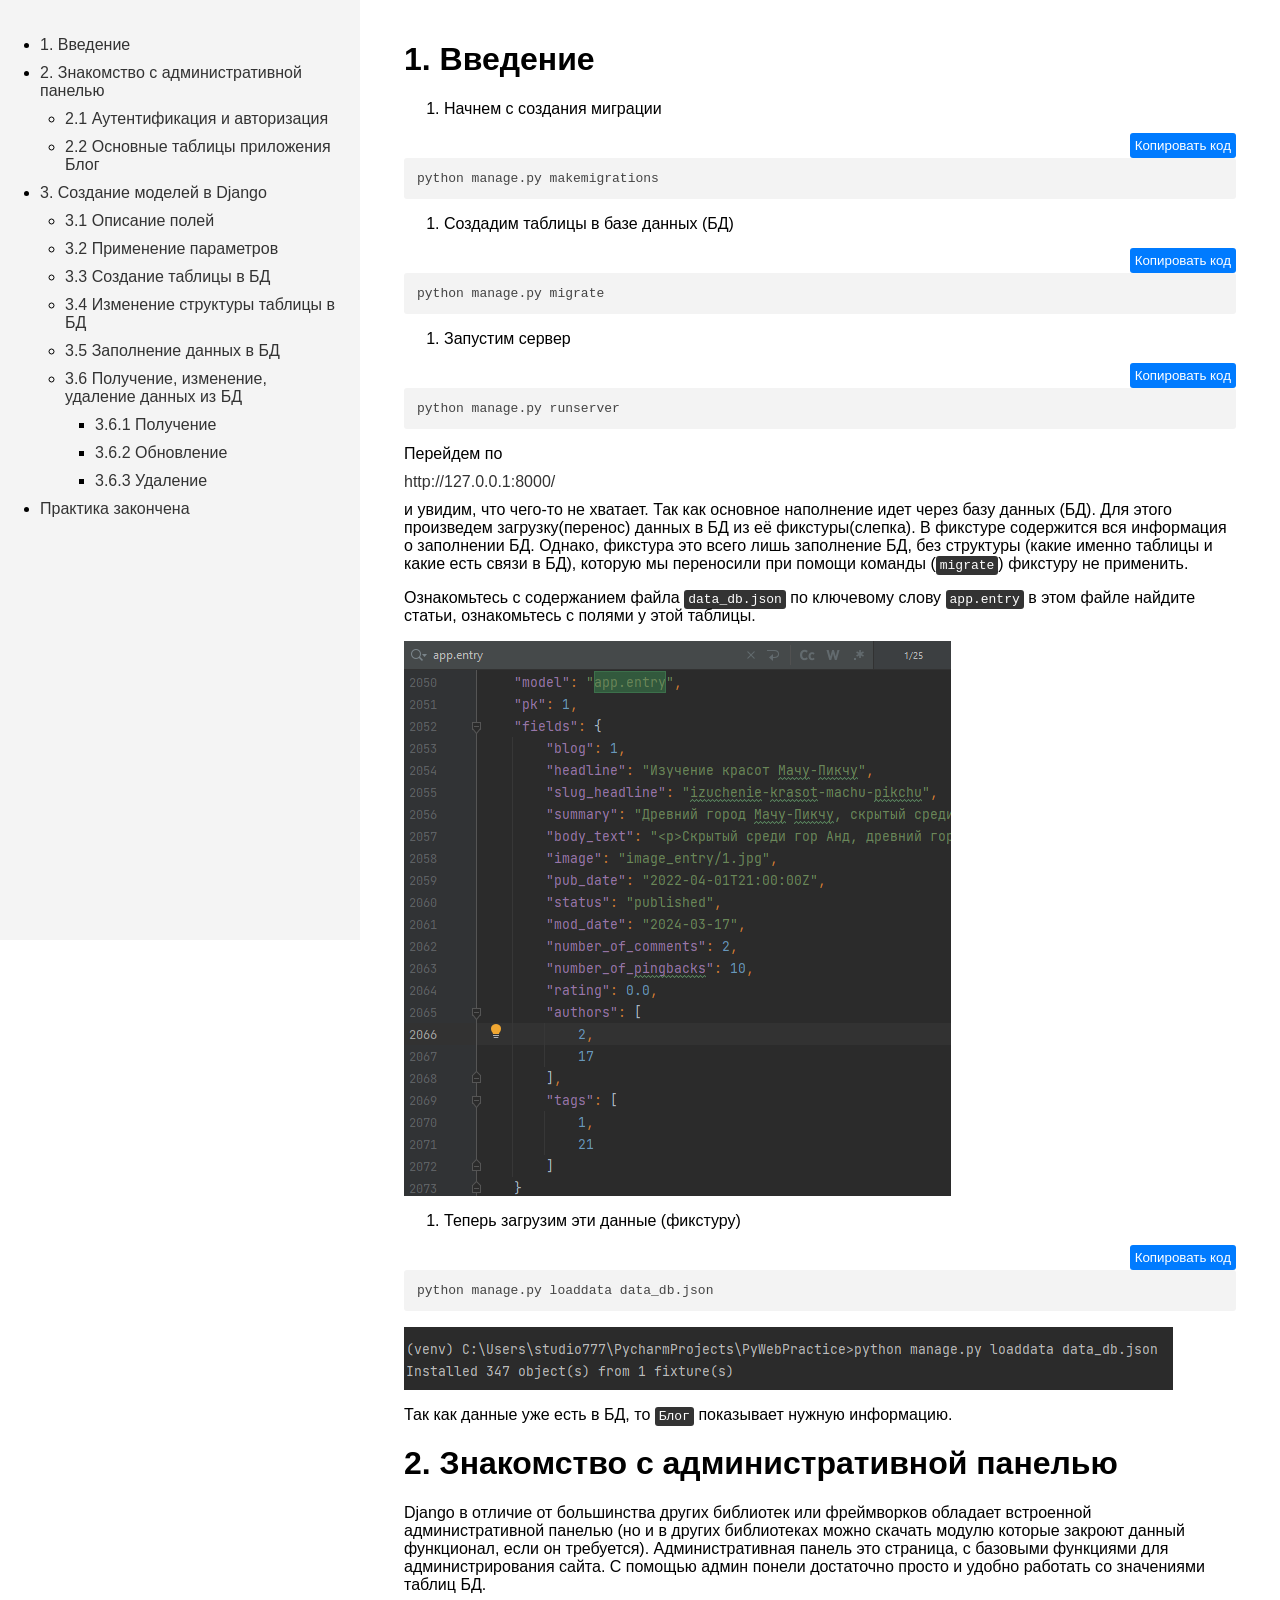
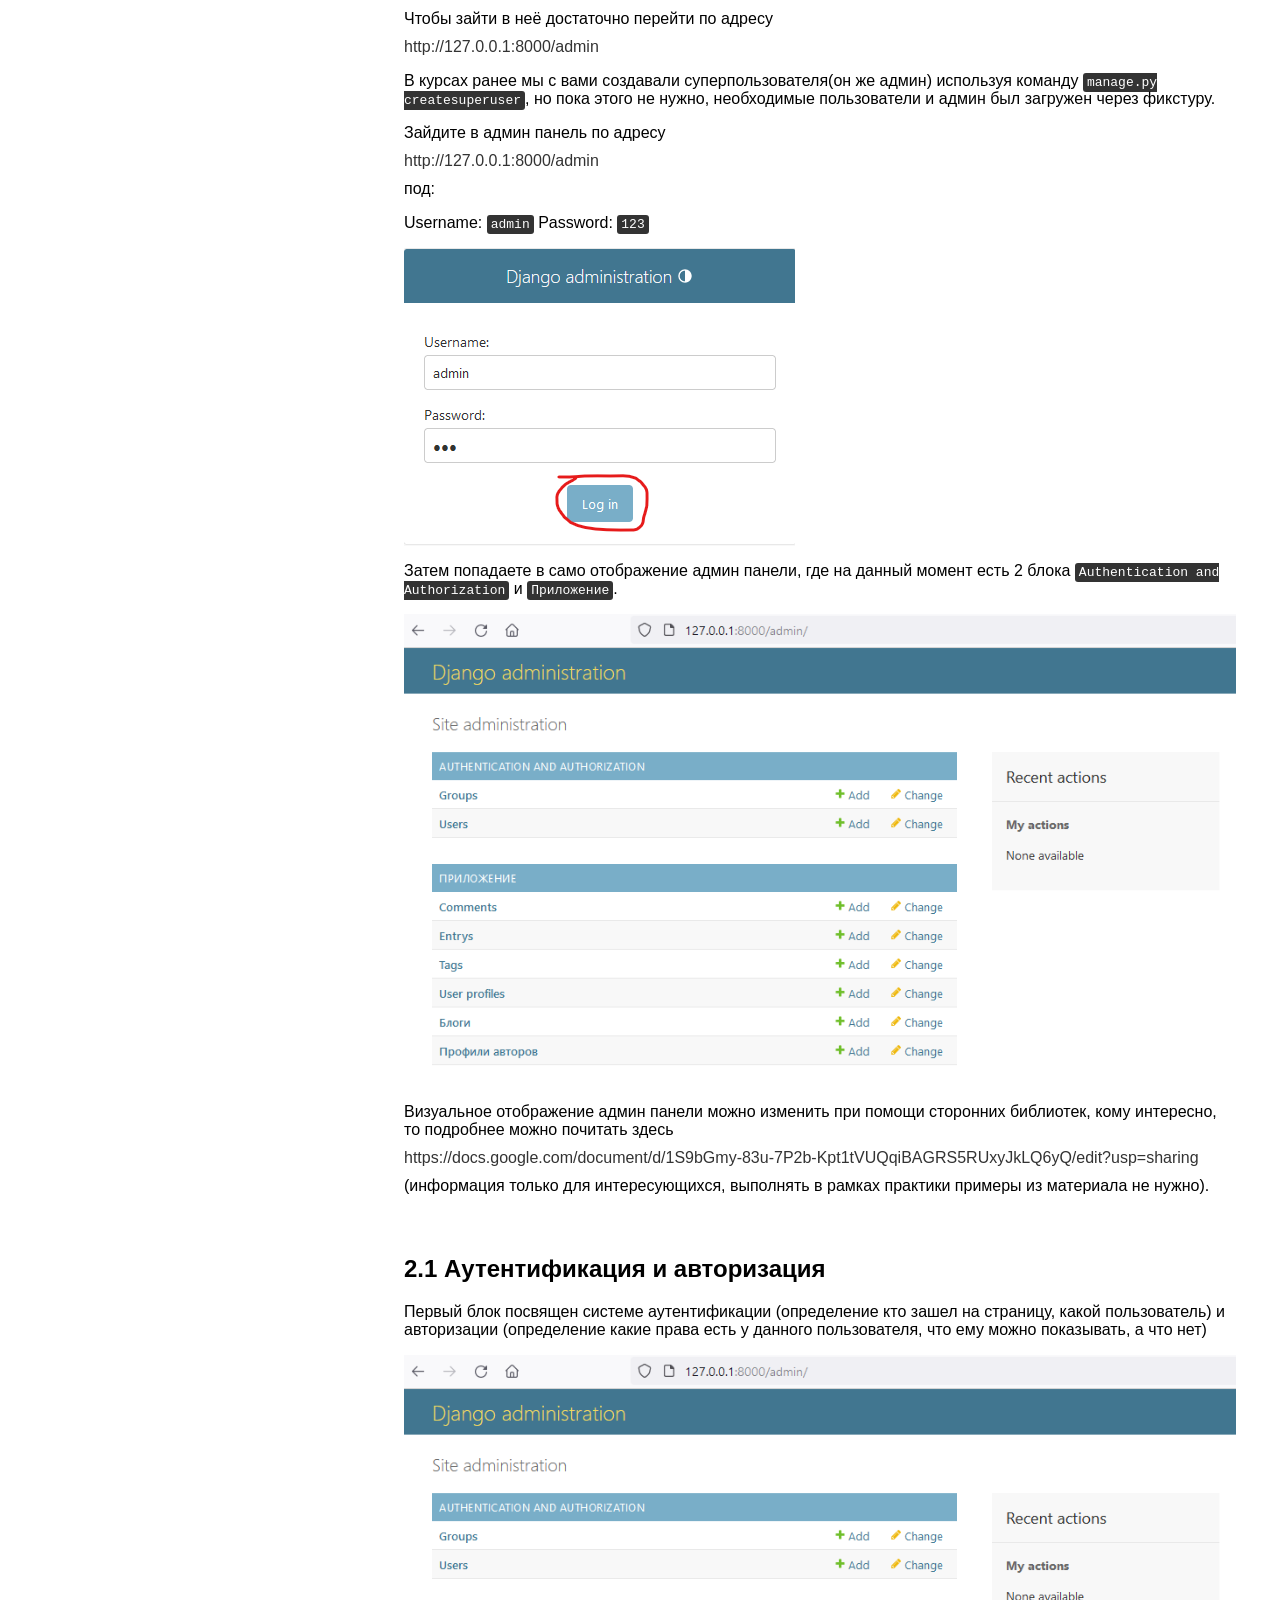
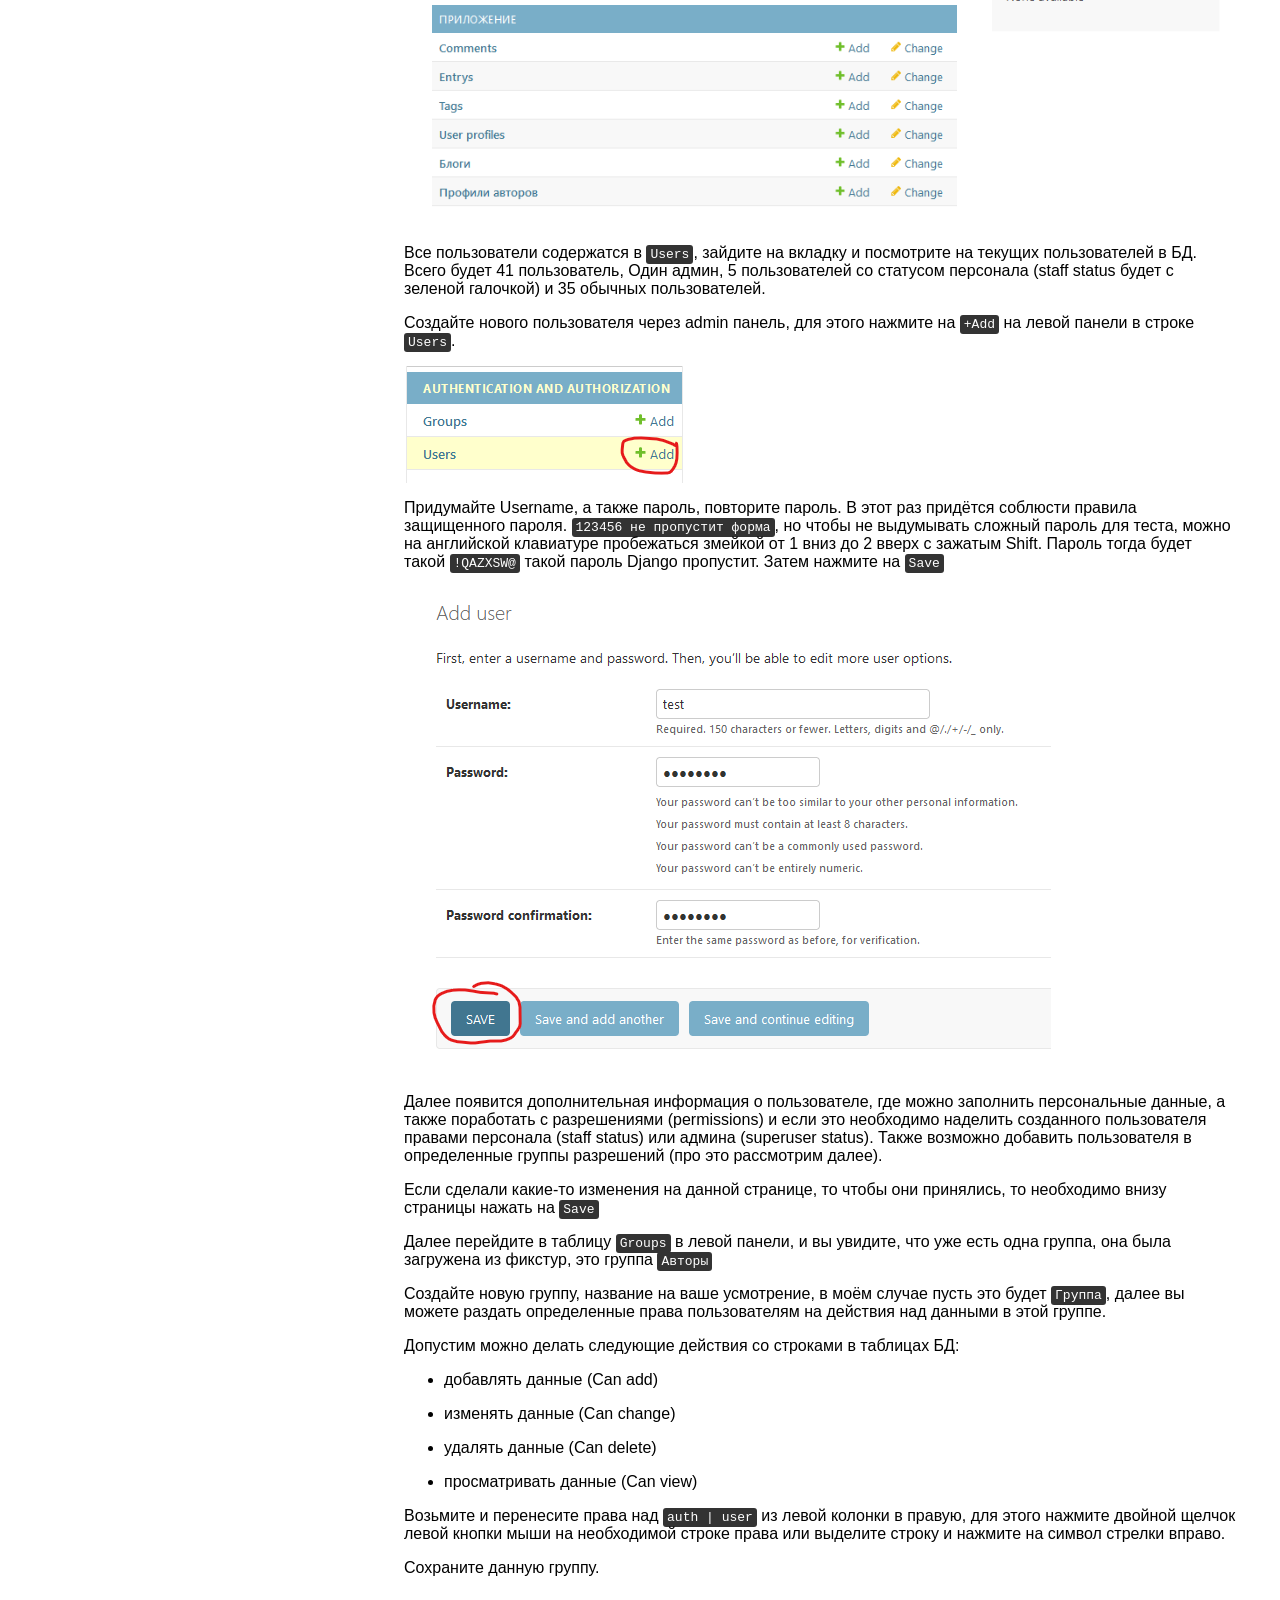
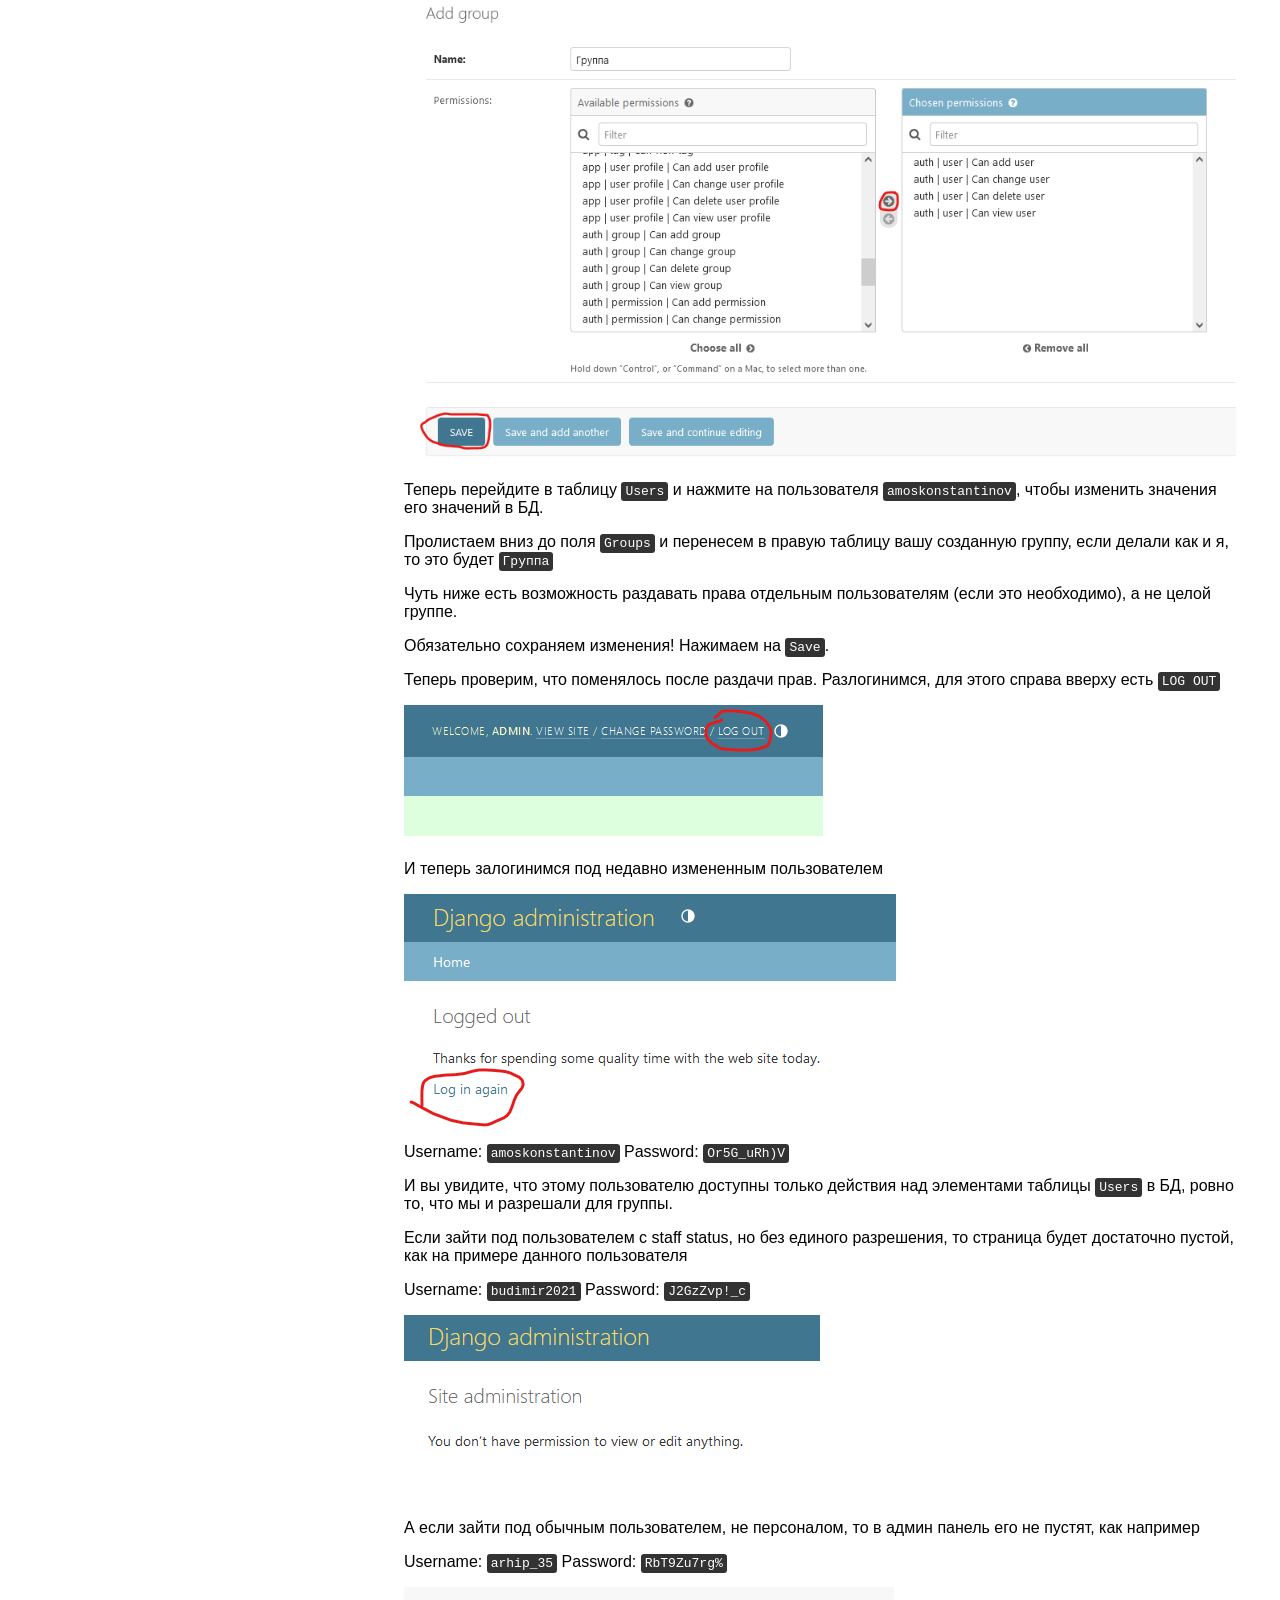
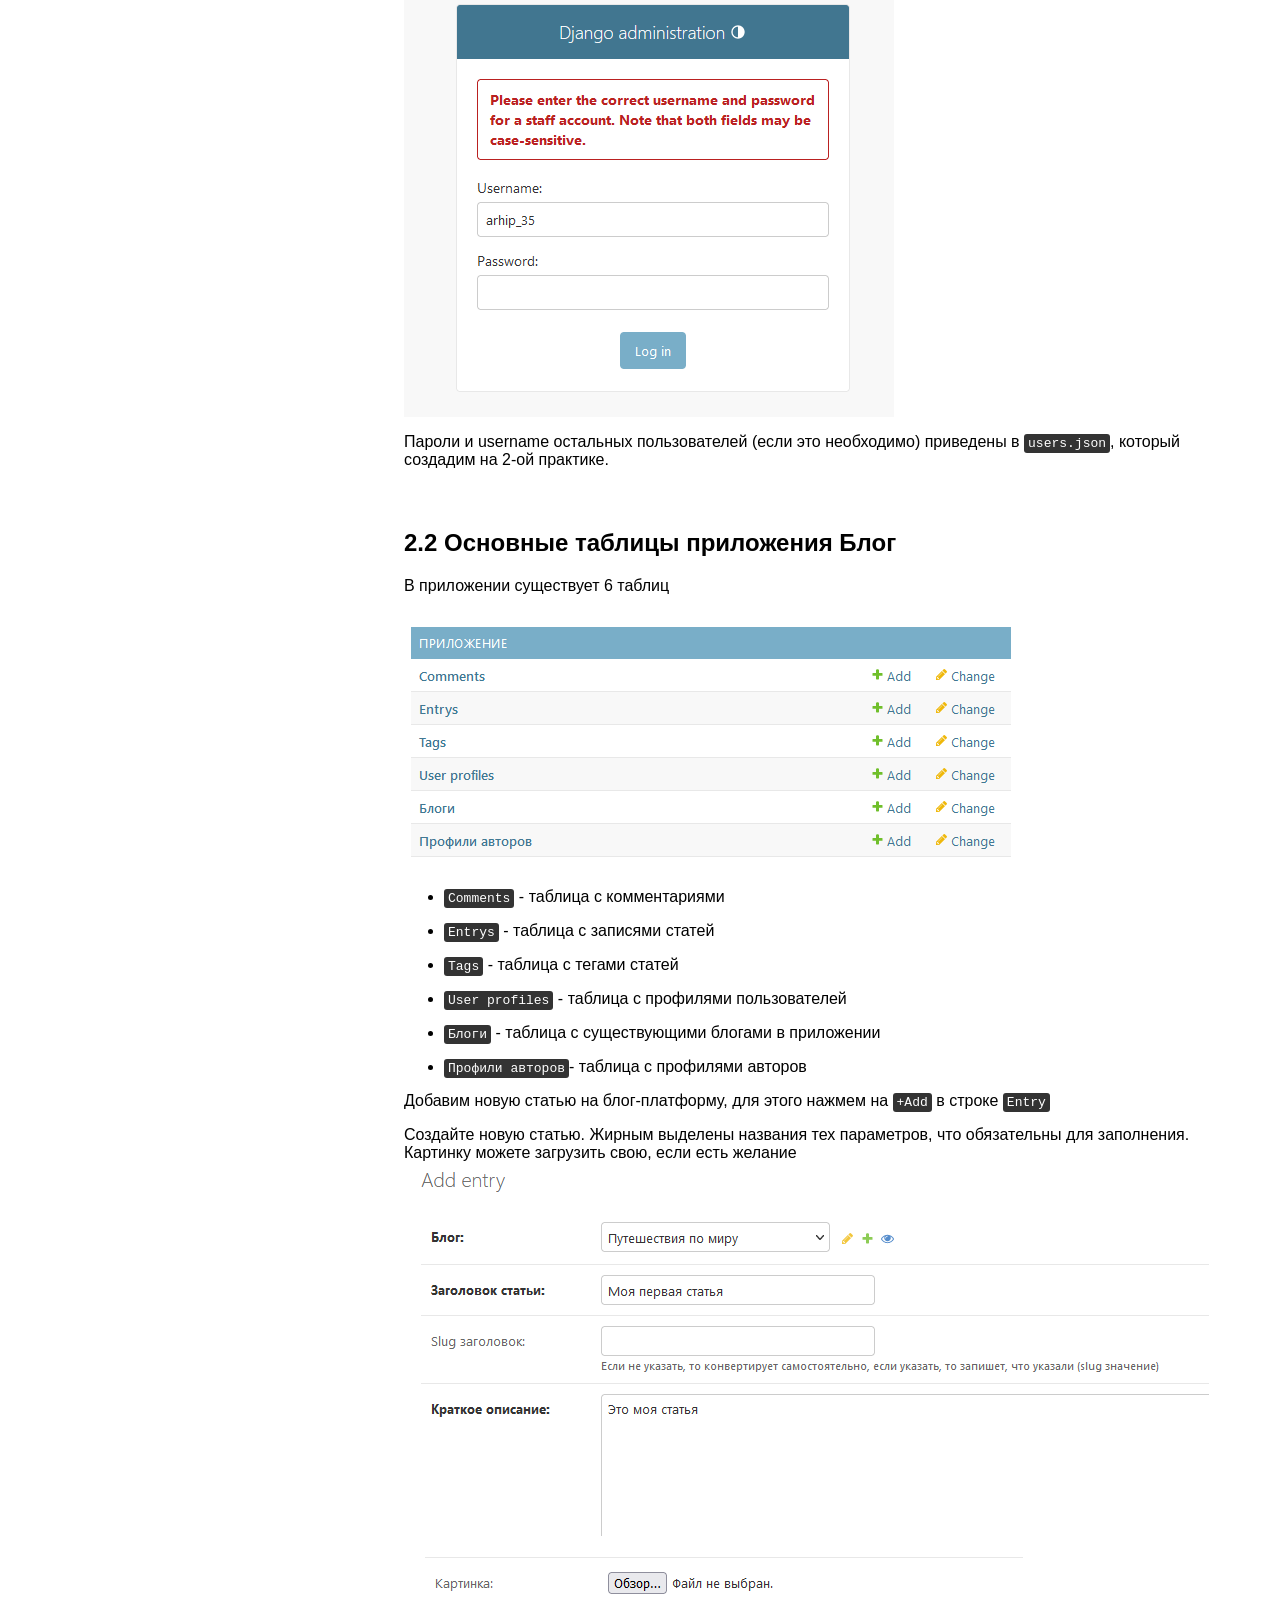
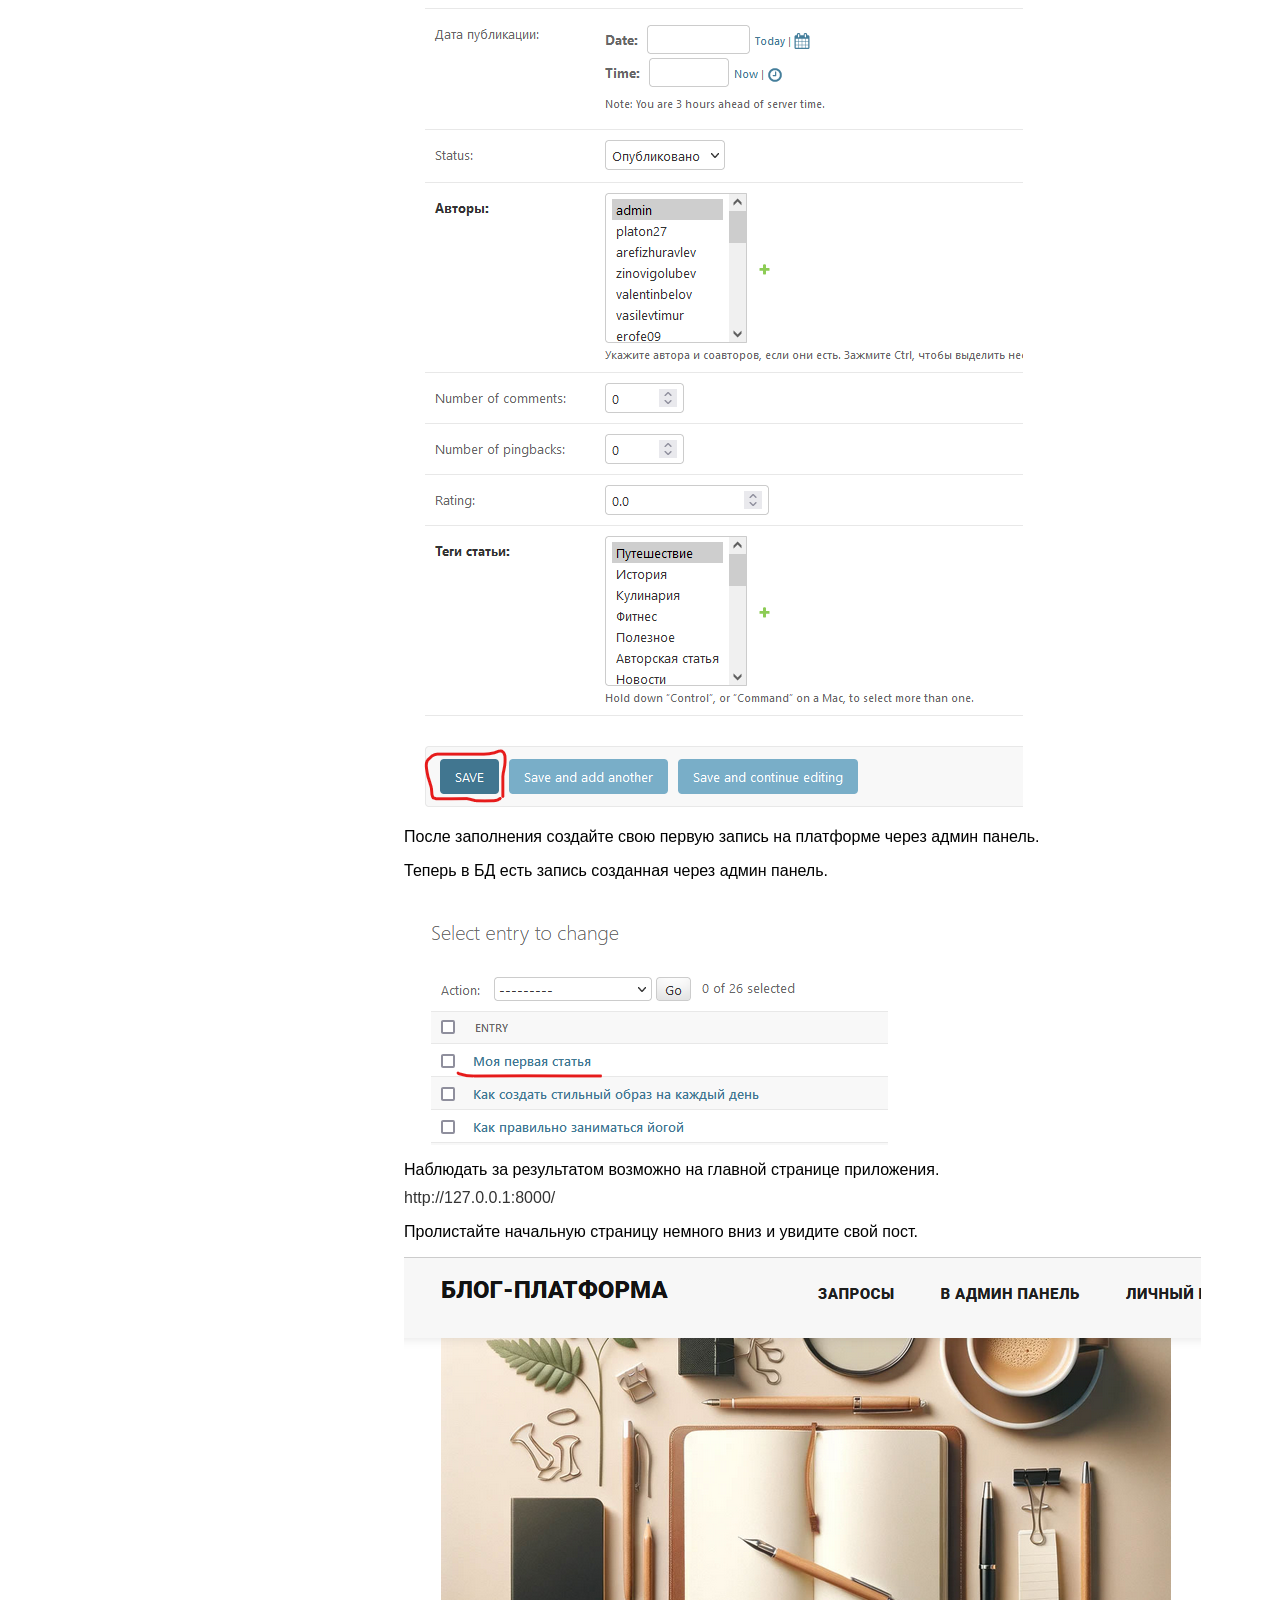
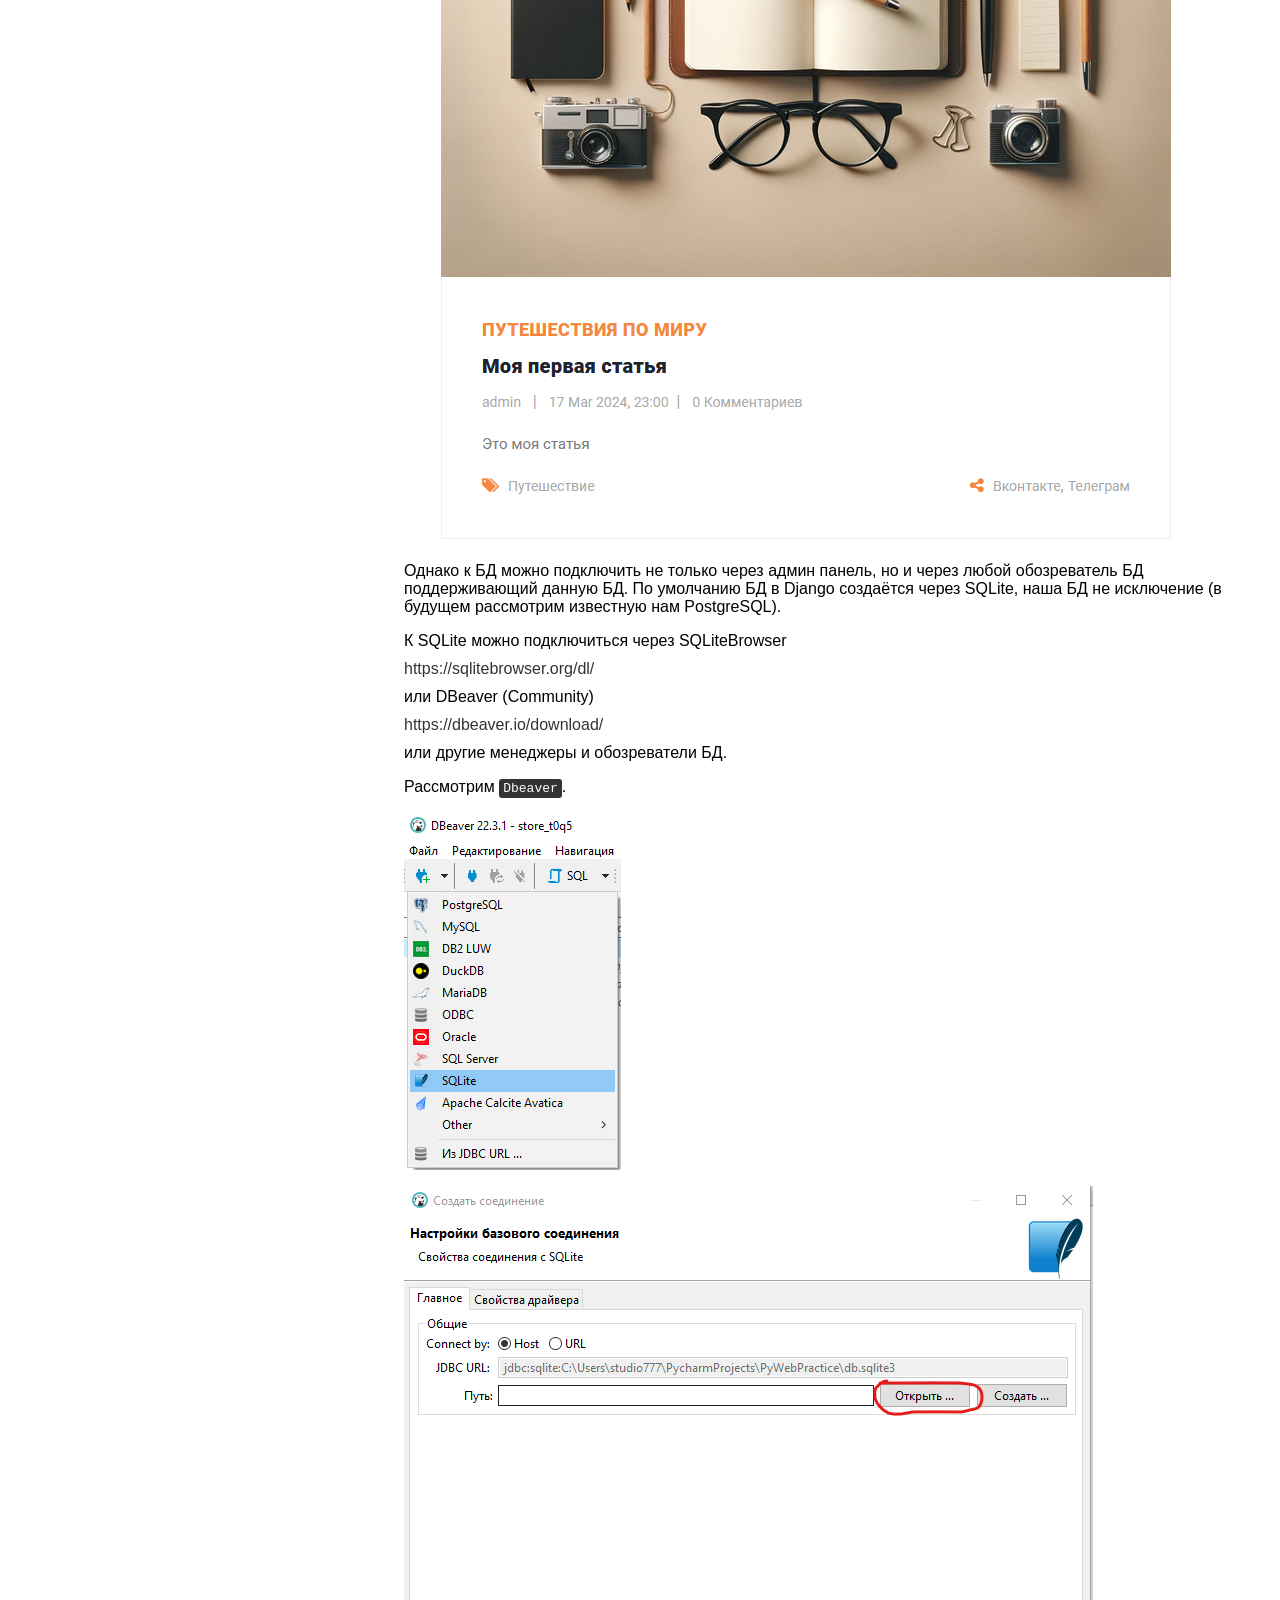
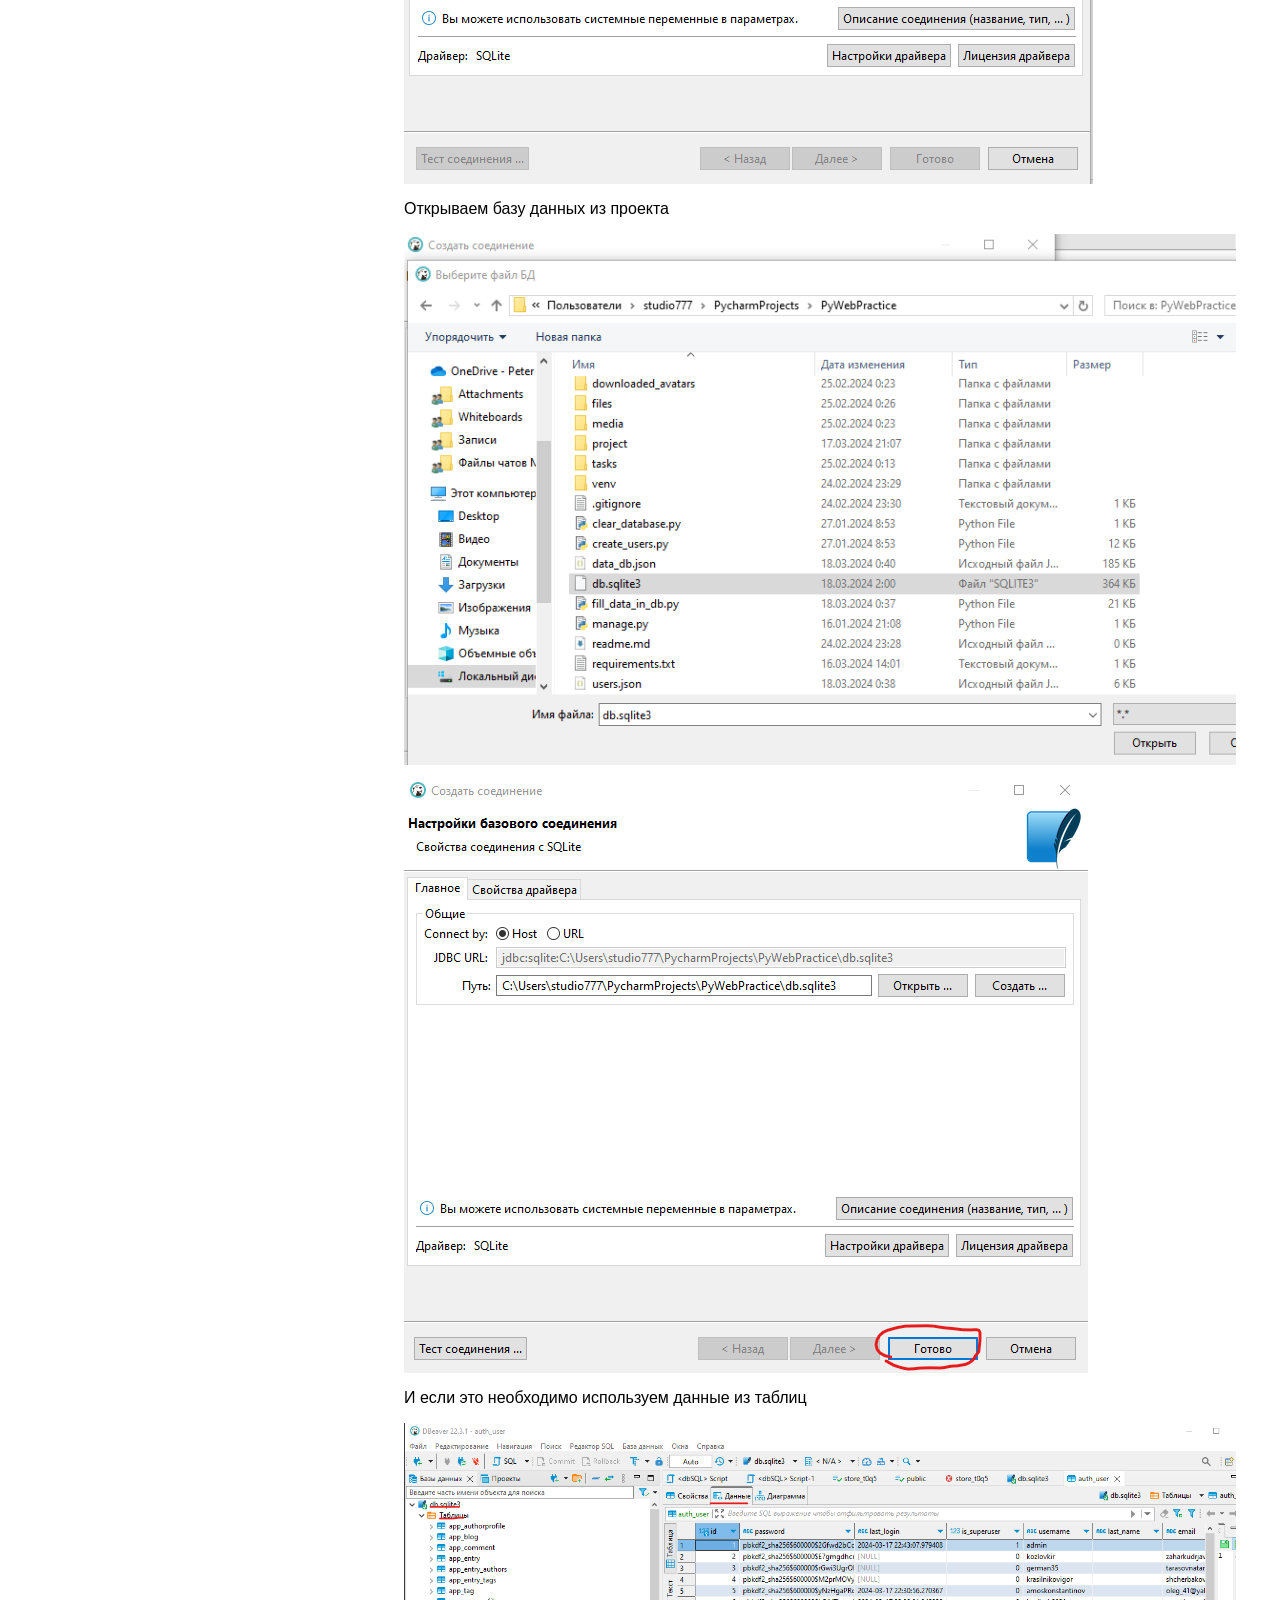
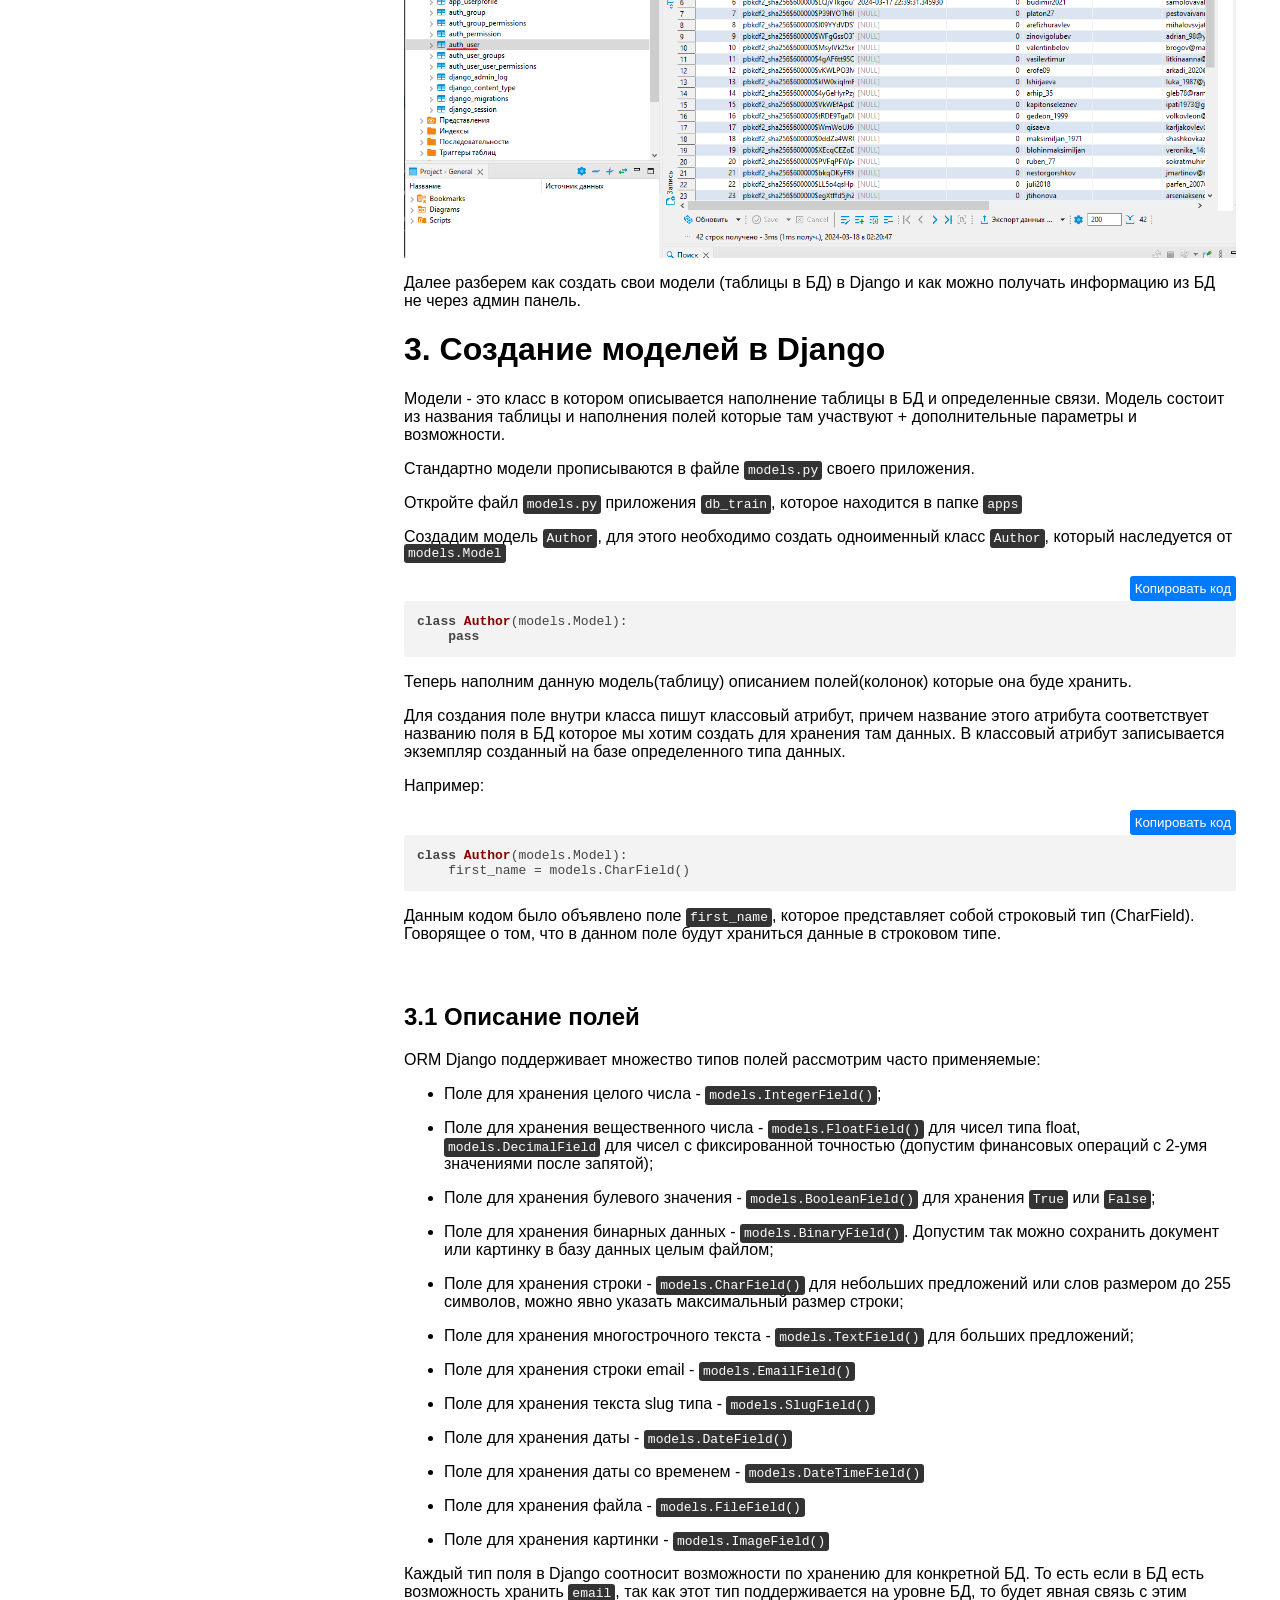
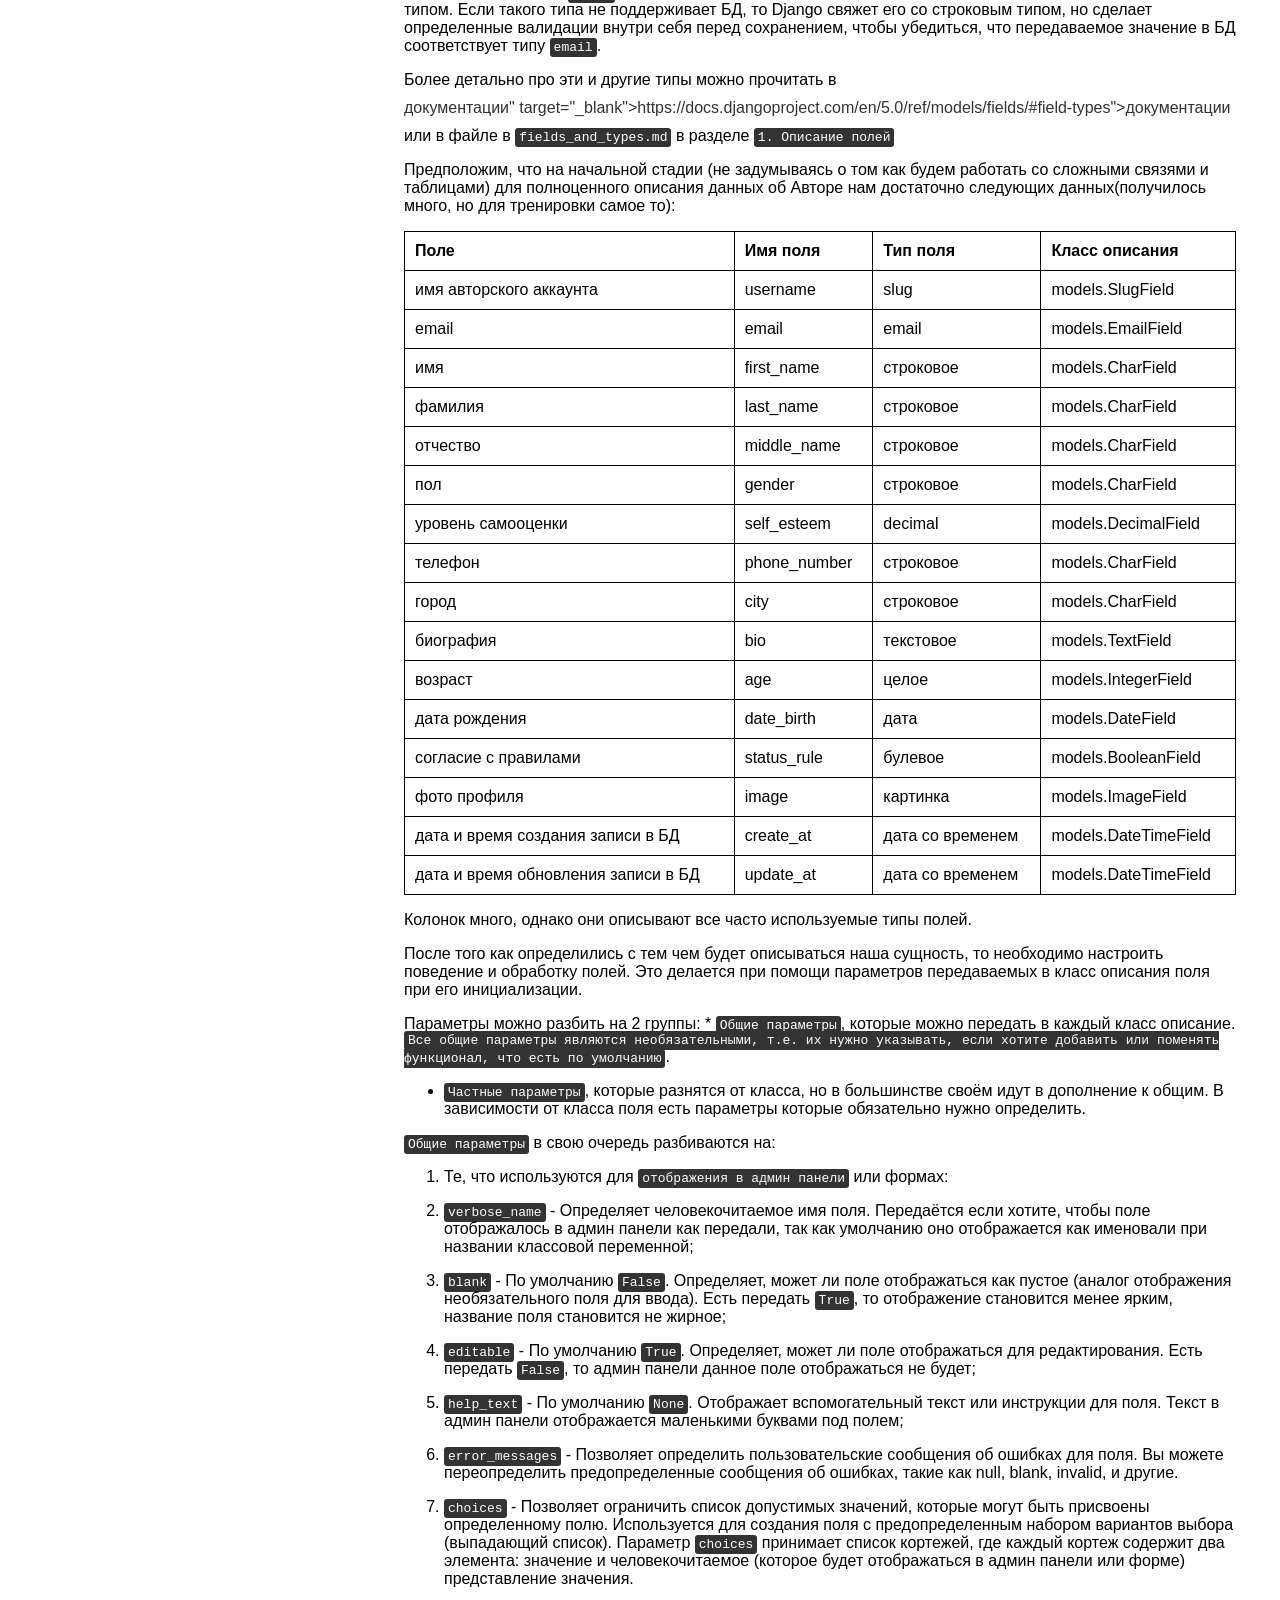
<file: tasks/lab1/readme.html>
<html>
        <head>
            <meta charset="UTF-8">
            <meta name="viewport" content="width=device-width, initial-scale=1.0">
            <title>Оглавление</title>

            <link rel="stylesheet" href="/js_css/main.css">
            <link rel="stylesheet" href="/js_css/default.min.css">
            <!-- Подключаем js -->
            <script src="/js_css/copy.js"></script>
            <script src="/js_css/highlight.min.js"></script>
            <script>hljs.highlightAll();</script>
        </head>
        <body>
            <div class="sidebar">
<ul>
<li><a href="#1">1. Введение</a></li>
<li><a href="#2">2. Знакомство с административной панелью</a><ul>
<li><a href="#21">2.1 Аутентификация и авторизация</a></li>
<li><a href="#22">2.2 Основные таблицы приложения Блог</a></li>
</ul>
</li>
<li><a href="#3-django">3. Создание моделей в Django</a><ul>
<li><a href="#31">3.1 Описание полей</a></li>
<li><a href="#32">3.2 Применение параметров</a></li>
<li><a href="#33">3.3 Создание таблицы в БД</a></li>
<li><a href="#34">3.4 Изменение структуры таблицы в БД</a></li>
<li><a href="#35">3.5 Заполнение данных в БД</a></li>
<li><a href="#36">3.6 Получение, изменение, удаление данных из БД</a><ul>
<li><a href="#361">3.6.1 Получение</a></li>
<li><a href="#362">3.6.2 Обновление</a></li>
<li><a href="#363">3.6.3 Удаление</a></li>
</ul>
</li>
</ul>
</li>
<li><a href="#_1">Практика закончена</a></li>
</ul>
</div>
<div class="content">
<h1 id="1">1. Введение</h1>
<ol>
<li>Начнем с создания миграции</li>
</ol>
<div class="code-container"><pre class="highlight"><code class="language-python linenums" id="code-block-1">python manage.py makemigrations
</code></pre><button class="copy-button" onclick="copyCode('code-block-1')">Копировать код</button></div>

<ol>
<li>Создадим таблицы в базе данных (БД)</li>
</ol>
<div class="code-container"><pre class="highlight"><code class="language-python linenums" id="code-block-2">python manage.py migrate
</code></pre><button class="copy-button" onclick="copyCode('code-block-2')">Копировать код</button></div>

<ol>
<li>Запустим сервер</li>
</ol>
<div class="code-container"><pre class="highlight"><code class="language-python linenums" id="code-block-3">python manage.py runserver
</code></pre><button class="copy-button" onclick="copyCode('code-block-3')">Копировать код</button></div>

<p>Перейдем по <a href="http://127.0.0.1:8000/" target="_blank">http://127.0.0.1:8000/</a> и увидим, что чего-то не хватает. Так как основное наполнение идет через базу данных 
(БД). Для этого произведем загрузку(перенос) данных в БД из её фикстуры(слепка). В фикстуре содержится вся информация о заполнении БД.
Однако, фикстура это всего лишь заполнение БД, без структуры (какие именно таблицы и какие есть связи в БД), которую 
мы переносили при помощи команды (<code>migrate</code>) фикстуру не применить.</p>
<p>Ознакомьтесь с содержанием файла <code>data_db.json</code> по ключевому слову <code>app.entry</code> в этом файле найдите статьи, ознакомьтесь с
полями у этой таблицы.</p>
<p><img alt="img.png" src="pic/img.png" /></p>
<ol>
<li>Теперь загрузим эти данные (фикстуру)</li>
</ol>
<div class="code-container"><pre class="highlight"><code class="language-python linenums" id="code-block-4">python manage.py loaddata data_db.json
</code></pre><button class="copy-button" onclick="copyCode('code-block-4')">Копировать код</button></div>

<p><img alt="img_1.png" src="pic/img_1.png" /></p>
<p>Так как данные уже есть в БД, то <code>Блог</code> показывает нужную информацию.</p>
<h1 id="2">2. Знакомство с административной панелью</h1>
<p>Django в отличие от большинства других библиотек или фреймворков обладает встроенной административной панелью (но и в других 
библиотеках можно скачать модулю которые закроют данный функционал, если он требуется). Административная панель это страница, с
базовыми функциями для администрирования сайта. С помощью админ понели достаточно просто и удобно работать со значениями таблиц БД. </p>
<p>Чтобы зайти в неё достаточно перейти по адресу <a href="http://127.0.0.1:8000/admin" target="_blank">http://127.0.0.1:8000/admin</a></p>
<p>В курсах ранее мы с вами создавали суперпользователя(он же админ) используя команду <code>manage.py createsuperuser</code>, но 
пока этого не нужно, необходимые пользователи и админ был загружен через фикстуру.</p>
<p>Зайдите в админ панель по адресу <a href="http://127.0.0.1:8000/admin" target="_blank">http://127.0.0.1:8000/admin</a> под: </p>
<p>Username: <code>admin</code>
Password: <code>123</code></p>
<p><img alt="img_2.png" src="pic/img_2.png" /></p>
<p>Затем попадаете в само отображение админ панели, где на данный момент есть 2 блока
<code>Authentication and Authorization</code> и <code>Приложение</code>. </p>
<p><img alt="img_4.png" src="pic/img_4.png" /></p>
<p>Визуальное отображение админ панели можно изменить при помощи сторонних библиотек, кому интересно, то подробнее 
можно почитать здесь <a href="https://docs.google.com/document/d/1S9bGmy-83u-7P2b-Kpt1tVUQqiBAGRS5RUxyJkLQ6yQ/edit?usp=sharing" target="_blank">https://docs.google.com/document/d/1S9bGmy-83u-7P2b-Kpt1tVUQqiBAGRS5RUxyJkLQ6yQ/edit?usp=sharing</a> (информация только для интересующихся, 
выполнять в рамках практики примеры из материала не нужно).</p>
<h2 id="21">2.1 Аутентификация и авторизация</h2>
<p>Первый блок посвящен системе аутентификации (определение кто зашел на страницу, какой пользователь) 
и авторизации (определение какие права есть у данного пользователя, что ему можно показывать, а что нет)</p>
<p><img alt="img_3.png" src="pic/img_3.png" /></p>
<p>Все пользователи содержатся в <code>Users</code>, зайдите на вкладку и посмотрите на текущих пользователей в БД. Всего будет 41 пользователь,
Один админ, 5 пользователей со статусом персонала (staff status будет с зеленой галочкой) и 35 обычных пользователей.</p>
<p>Создайте нового пользователя через admin панель, для этого нажмите на <code>+Add</code> на левой панели в строке <code>Users</code>.</p>
<p><img alt="img_5.png" src="pic/img_5.png" /></p>
<p>Придумайте Username, а также пароль, повторите пароль. В этот раз придётся соблюсти правила защищенного пароля. 
<code>123456 не пропустит форма</code>, но чтобы не выдумывать сложный пароль для теста, можно на английской клавиатуре пробежаться 
змейкой от 1 вниз до 2 вверх с зажатым Shift. Пароль тогда будет такой <code>!QAZXSW@</code> такой пароль Django пропустит. Затем
нажмите на <code>Save</code></p>
<p><img alt="img_6.png" src="pic/img_6.png" /></p>
<p>Далее появится дополнительная информация о пользователе, где можно заполнить персональные данные, а также поработать с 
разрешениями (permissions) и если это необходимо наделить созданного пользователя правами персонала (staff status) или админа 
(superuser status). Также возможно добавить пользователя в определенные группы разрешений (про это рассмотрим далее).</p>
<p>Если сделали какие-то изменения на данной странице, то чтобы они принялись, то необходимо внизу страницы нажать на <code>Save</code></p>
<p>Далее перейдите в таблицу <code>Groups</code> в левой панели, и вы увидите, что уже есть одна группа, она была загружена из фикстур, это группа <code>Авторы</code></p>
<p>Создайте новую группу, название на ваше усмотрение, в моём случае пусть это будет <code>Группа</code>, далее вы можете раздать определенные права пользователям на действия над данными в этой группе.</p>
<p>Допустим можно делать следующие действия со строками в таблицах БД:</p>
<ul>
<li>
<p>добавлять данные (Can add)</p>
</li>
<li>
<p>изменять данные (Can change)</p>
</li>
<li>
<p>удалять данные (Can delete)</p>
</li>
<li>
<p>просматривать данные (Can view)</p>
</li>
</ul>
<p>Возьмите и перенесите права над <code>auth | user</code> из левой колонки в правую, для этого нажмите двойной щелчок левой кнопки мыши на необходимой
строке права или выделите строку и нажмите на символ стрелки вправо.</p>
<p>Сохраните данную группу.</p>
<p><img alt="img_7.png" src="pic/img_7.png" /></p>
<p>Теперь перейдите в таблицу <code>Users</code> и нажмите на пользователя <code>amoskonstantinov</code>, чтобы изменить значения его значений в БД.</p>
<p>Пролистаем вниз до поля <code>Groups</code> и перенесем в правую таблицу вашу созданную группу, если делали как и я, то это будет <code>Группа</code></p>
<p>Чуть ниже есть возможность раздавать права отдельным пользователям (если это необходимо), а не целой группе.</p>
<p>Обязательно сохраняем изменения! Нажимаем на <code>Save</code>.</p>
<p>Теперь проверим, что поменялось после раздачи прав. Разлогинимся, для этого справа вверху есть <code>LOG OUT</code></p>
<p><img alt="img_8.png" src="pic/img_8.png" /></p>
<p>И теперь залогинимся под недавно измененным пользователем </p>
<p><img alt="img_9.png" src="pic/img_9.png" /></p>
<p>Username: <code>amoskonstantinov</code>
Password: <code>Or5G_uRh)V</code></p>
<p>И вы увидите, что этому пользователю доступны только действия над элементами таблицы <code>Users</code> в БД, ровно то, что 
мы и разрешали для группы.</p>
<p>Если зайти под пользователем с staff status, но без единого разрешения, то страница будет достаточно пустой, как на примере
данного пользователя</p>
<p>Username: <code>budimir2021</code>
Password: <code>J2GzZvp!_c</code></p>
<p><img alt="img_10.png" src="pic/img_10.png" /></p>
<p>А если зайти под обычным пользователем, не персоналом, то в админ панель его не пустят, как например</p>
<p>Username: <code>arhip_35</code>
Password: <code>RbT9Zu7rg%</code></p>
<p><img alt="img_11.png" src="pic/img_11.png" /></p>
<p>Пароли и username остальных пользователей (если это необходимо) приведены в <code>users.json</code>, который создадим на 2-ой практике.</p>
<h2 id="22">2.2 Основные таблицы приложения Блог</h2>
<p>В приложении существует 6 таблиц</p>
<p><img alt="img_12.png" src="pic/img_12.png" /></p>
<ul>
<li>
<p><code>Comments</code> - таблица с комментариями  </p>
</li>
<li>
<p><code>Entrys</code>  - таблица с записями статей</p>
</li>
<li>
<p><code>Tags</code>    - таблица с тегами статей</p>
</li>
<li>
<p><code>User profiles</code> - таблица с профилями пользователей   </p>
</li>
<li>
<p><code>Блоги</code>   - таблица с существующими блогами в приложении</p>
</li>
<li>
<p><code>Профили авторов</code>- таблица с профилями авторов</p>
</li>
</ul>
<p>Добавим новую статью на блог-платформу, для этого нажмем на <code>+Add</code> в строке <code>Entry</code></p>
<p>Создайте новую статью. Жирным выделены названия тех параметров, что обязательны для заполнения. Картинку можете загрузить свою, если есть желание
<img alt="img_13.png" src="pic/img_13.png" /></p>
<p><img alt="img_14.png" src="pic/img_14.png" /></p>
<p>После заполнения создайте свою первую запись на платформе через админ панель.</p>
<p>Теперь в БД есть запись созданная через админ панель.</p>
<p><img alt="img_15.png" src="pic/img_15.png" /></p>
<p>Наблюдать за результатом возможно на главной странице приложения. <a href="http://127.0.0.1:8000/" target="_blank">http://127.0.0.1:8000/</a></p>
<p>Пролистайте начальную страницу немного вниз и увидите свой пост.</p>
<p><img alt="img_16.png" src="pic/img_16.png" /></p>
<p>Однако к БД можно подключить не только через админ панель, но и через любой обозреватель БД поддерживающий данную БД.
По умолчанию БД в Django создаётся через SQLite, наша БД не исключение (в будущем рассмотрим извeстную нам PostgreSQL).</p>
<p>К SQLite можно подключиться через SQLiteBrowser <a href="https://sqlitebrowser.org/dl/" target="_blank">https://sqlitebrowser.org/dl/</a> или DBeaver (Community) <a href="https://dbeaver.io/download/" target="_blank">https://dbeaver.io/download/</a>
или другие менеджеры и обозреватели БД.</p>
<p>Рассмотрим <code>Dbeaver</code>.</p>
<p><img alt="img_17.png" src="pic/img_17.png" /></p>
<p><img alt="img_19.png" src="pic/img_19.png" /></p>
<p>Открываем базу данных из проекта</p>
<p><img alt="img_18.png" src="pic/img_18.png" /></p>
<p><img alt="img_20.png" src="pic/img_20.png" /></p>
<p>И если это необходимо используем данные из таблиц</p>
<p><img alt="img_21.png" src="pic/img_21.png" /></p>
<p>Далее разберем как создать свои модели (таблицы в БД) в Django и как можно получать информацию из БД не через админ панель.</p>
<h1 id="3-django">3. Создание моделей в Django</h1>
<p>Модели - это класс в котором описывается наполнение таблицы в БД и определенные связи. 
Модель состоит из названия таблицы и наполнения полей которые там участвуют + дополнительные параметры и возможности.</p>
<p>Стандартно модели прописываются в файле <code>models.py</code> своего приложения. </p>
<p>Откройте файл <code>models.py</code> приложения <code>db_train</code>, которое находится в папке <code>apps</code></p>
<p>Создадим модель <code>Author</code>, для этого необходимо создать одноименный класс <code>Author</code>, который наследуется от <code>models.Model</code></p>
<div class="code-container"><pre class="highlight"><code class="language-python linenums" id="code-block-5">class Author(models.Model):
    pass
</code></pre><button class="copy-button" onclick="copyCode('code-block-5')">Копировать код</button></div>

<p>Теперь наполним данную модель(таблицу) описанием полей(колонок) которые она буде хранить.</p>
<p>Для создания поле внутри класса пишут классовый атрибут, причем название этого атрибута соответствует названию поля в 
БД которое мы хотим создать для хранения там данных. В классовый атрибут записывается экземпляр созданный на базе определенного типа данных.</p>
<p>Например:</p>
<div class="code-container"><pre class="highlight"><code class="language-python linenums" id="code-block-6">class Author(models.Model):
    first_name = models.CharField()
</code></pre><button class="copy-button" onclick="copyCode('code-block-6')">Копировать код</button></div>

<p>Данным кодом было объявлено поле <code>first_name</code>, которое представляет собой строковый тип (CharField). Говорящее о том, что в данном поле
будут храниться данные в строковом типе.</p>
<h2 id="31">3.1 Описание полей</h2>
<p>ORM Django поддерживает множество типов полей рассмотрим часто применяемые:</p>
<ul>
<li>
<p>Поле для хранения целого числа - <code>models.IntegerField()</code>;</p>
</li>
<li>
<p>Поле для хранения вещественного числа - <code>models.FloatField()</code> для чисел типа float, <code>models.DecimalField</code> для чисел с фиксированной точностью 
(допустим финансовых операций с 2-умя значениями после запятой);</p>
</li>
<li>
<p>Поле для хранения булевого значения - <code>models.BooleanField()</code> для хранения <code>True</code> или <code>False</code>;</p>
</li>
<li>
<p>Поле для хранения бинарных данных - <code>models.BinaryField()</code>. Допустим так можно сохранить документ или картинку в базу данных целым файлом;</p>
</li>
<li>
<p>Поле для хранения строки - <code>models.CharField()</code> для небольших предложений или слов размером до 255 символов, можно явно указать максимальный размер строки;</p>
</li>
<li>
<p>Поле для хранения многострочного текста - <code>models.TextField()</code> для больших предложений;</p>
</li>
<li>
<p>Поле для хранения строки email - <code>models.EmailField()</code></p>
</li>
<li>
<p>Поле для хранения текста slug типа - <code>models.SlugField()</code></p>
</li>
<li>
<p>Поле для хранения даты - <code>models.DateField()</code></p>
</li>
<li>
<p>Поле для хранения даты со временем - <code>models.DateTimeField()</code></p>
</li>
<li>
<p>Поле для хранения файла - <code>models.FileField()</code></p>
</li>
<li>
<p>Поле для хранения картинки - <code>models.ImageField()</code></p>
</li>
</ul>
<p>Каждый тип поля в Django соотносит возможности по хранению для конкретной БД. То есть если в БД есть возможность хранить <code>email</code>, 
так как этот тип поддерживается на уровне БД, то будет явная связь с этим типом. 
Если такого типа не поддерживает БД, то Django свяжет его со строковым типом, но сделает определенные
валидации внутри себя перед сохранением, чтобы убедиться, что передаваемое значение в БД соответствует типу <code>email</code>.</p>
<p>Более детально про эти и другие типы можно прочитать в <a href="<a href="https://docs.djangoproject.com/en/5.0/ref/models/fields/#field-types">документации" target="_blank">https://docs.djangoproject.com/en/5.0/ref/models/fields/#field-types">документации</a></a> 
или в файле в <code>fields_and_types.md</code> в разделе <code>1. Описание полей</code></p>
<p>Предположим, что на начальной стадии (не задумываясь о том как будем работать со сложными связями и таблицами) для полноценного описания данных об Авторе
нам достаточно следующих данных(получилось много, но для тренировки самое то):</p>
<table>
<thead>
<tr>
<th>Поле</th>
<th>Имя поля</th>
<th>Тип поля</th>
<th>Класс описания</th>
</tr>
</thead>
<tbody>
<tr>
<td>имя авторского аккаунта</td>
<td>username</td>
<td>slug</td>
<td>models.SlugField</td>
</tr>
<tr>
<td>email</td>
<td>email</td>
<td>email</td>
<td>models.EmailField</td>
</tr>
<tr>
<td>имя</td>
<td>first_name</td>
<td>строковое</td>
<td>models.CharField</td>
</tr>
<tr>
<td>фамилия</td>
<td>last_name</td>
<td>строковое</td>
<td>models.CharField</td>
</tr>
<tr>
<td>отчество</td>
<td>middle_name</td>
<td>строковое</td>
<td>models.CharField</td>
</tr>
<tr>
<td>пол</td>
<td>gender</td>
<td>строковое</td>
<td>models.CharField</td>
</tr>
<tr>
<td>уровень самооценки</td>
<td>self_esteem</td>
<td>decimal</td>
<td>models.DecimalField</td>
</tr>
<tr>
<td>телефон</td>
<td>phone_number</td>
<td>строковое</td>
<td>models.CharField</td>
</tr>
<tr>
<td>город</td>
<td>city</td>
<td>строковое</td>
<td>models.CharField</td>
</tr>
<tr>
<td>биография</td>
<td>bio</td>
<td>текстовое</td>
<td>models.TextField</td>
</tr>
<tr>
<td>возраст</td>
<td>age</td>
<td>целое</td>
<td>models.IntegerField</td>
</tr>
<tr>
<td>дата рождения</td>
<td>date_birth</td>
<td>дата</td>
<td>models.DateField</td>
</tr>
<tr>
<td>согласие с правилами</td>
<td>status_rule</td>
<td>булевое</td>
<td>models.BooleanField</td>
</tr>
<tr>
<td>фото профиля</td>
<td>image</td>
<td>картинка</td>
<td>models.ImageField</td>
</tr>
<tr>
<td>дата и время создания записи в БД</td>
<td>create_at</td>
<td>дата со временем</td>
<td>models.DateTimeField</td>
</tr>
<tr>
<td>дата и время обновления записи в БД</td>
<td>update_at</td>
<td>дата со временем</td>
<td>models.DateTimeField</td>
</tr>
</tbody>
</table>
<p>Колонок много, однако они описывают все часто используемые типы полей.</p>
<p>После того как определились с тем чем будет описываться наша сущность, то необходимо настроить поведение и обработку полей. 
Это делается при помощи параметров передаваемых в класс описания поля при его инициализации.</p>
<p>Параметры можно разбить на 2 группы:
* <code>Общие параметры</code>, которые можно передать в каждый класс описание. <code>Все общие параметры являются необязательными, т.е.
их нужно указывать, если хотите добавить или поменять функционал, что есть по умолчанию</code>.</p>
<ul>
<li><code>Частные параметры</code>, которые разнятся от класса, но в большинстве своём идут в дополнение к общим. 
В зависимости от класса поля есть параметры которые обязательно нужно определить.</li>
</ul>
<p><code>Общие параметры</code> в свою очередь разбиваются на:</p>
<ol>
<li>
<p>Те, что используются для <code>отображения в админ панели</code> или формах:</p>
</li>
<li>
<p><code>verbose_name</code> - Определяет человекочитаемое имя поля. Передаётся если хотите, чтобы поле отображалось в админ панели
как передали, так как умолчанию оно отображается как именовали при названии классовой переменной;</p>
</li>
<li>
<p><code>blank</code> - По умолчанию <code>False</code>. Определяет, может ли поле отображаться как пустое 
(аналог отображения необязательного поля для ввода). Есть передать <code>True</code>, то 
отображение становится менее ярким, название поля становится не жирное;</p>
</li>
<li>
<p><code>editable</code> - По умолчанию <code>True</code>. Определяет, может ли поле отображаться для редактирования. Есть передать <code>False</code>, 
то админ панели данное поле отображаться не будет;</p>
</li>
<li>
<p><code>help_text</code> - По умолчанию <code>None</code>. Отображает вспомогательный текст или инструкции для поля. Текст в админ панели 
отображается маленькими буквами под полем;</p>
</li>
<li>
<p><code>error_messages</code> - Позволяет определить пользовательские сообщения об ошибках для поля. 
Вы можете переопределить предопределенные сообщения об ошибках, такие как null, blank, invalid, и другие.</p>
</li>
<li>
<p><code>choices</code> - Позволяет ограничить список допустимых значений, которые могут быть присвоены определенному полю. 
Используется для создания поля с предопределенным набором вариантов выбора (выпадающий список). 
Параметр <code>choices</code> принимает список кортежей, где каждый кортеж содержит два элемента: значение и человекочитаемое 
(которое будет отображаться в админ панели или форме) представление значения.</p>
</li>
<li>
<p>Те, что используются для <code>настройки действий с БД</code>:</p>
</li>
<li>
<p><code>null</code> - По умолчанию <code>False</code>. Определяет, может ли поле в БД хранить значение NULL.</p>
</li>
<li>
<p><code>unique</code> - По умолчанию <code>False</code>. Определяет, должно ли поле содержать уникальные значения.</p>
</li>
<li>
<p><code>default</code> - Устанавливает значение по умолчанию для поля. Если создавать объект базы данных и не передать
значение полю, то в него запишется значение по умолчанию). Значение может быть указано в виде конкретного значения 
или в виде вызова функции. Если не задать параметр <code>null</code> или <code>default</code>, то механизм Django будет требовать обязательно заполнить поле.</p>
</li>
<li>
<p><code>primary_key</code> - По умолчанию <code>False</code>. Указывает, является ли поле первичным ключом модели. 
По умолчанию, первичным ключом является id в вашей таблице, но вы можете использовать этот параметр со значением <code>True</code>, 
чтобы явно указать поле в качестве первичного ключа. <code>Во всей таблице только одно поле может быть с параметром primary_key=True</code>.</p>
</li>
<li>
<p><code>validators</code> - Позволяет задать список пользовательских валидаторов. По умолчанию вызывает встроенные валидаторы для своего поля, 
но передав сюда список валидаторов вызывает их после встроенных валидаторов. 
Валидаторы используются для проверки вводимых данных и обеспечения их соответствия определенным условиям <code>до передачи данных на сохранение в БД</code>.</p>
</li>
<li>
<p><code>db_column</code> - Указывает название столбца в базе данных, к которому привязано поле. 
Если параметр не указан, Django будет использовать имя поля в качестве названия столбца.</p>
</li>
<li>
<p><code>db_index</code> - По умолчанию <code>False</code>. Определяет, должен ли быть создан индекс для данного поля в базе данных.</p>
</li>
<li>
<p><code>db_tablespace</code> - Указывает название табличного пространства базы данных, в котором должно храниться поле. 
Если параметр не указан, Django будет использовать значение по умолчанию (смесь названия приложения и названия модели) 
для базы данных.</p>
</li>
</ol>
<p><code>Частные параметры</code> в свою очередь зависят от поля, рассмотрим примеры:</p>
<ul>
<li>
<p>поля <code>models.CharField</code>, <code>models.BinaryField</code> обладают <code>обязательным</code> параметром <code>max_length</code>. Максимальная длина (в символах) поля. 
<code>max_length</code> применяется на уровне базы данных и при проверке Django использует встроенный валидатор на проверку 
максимальной длины <code>MaxLengthValidator</code></p>
</li>
<li>
<p>поля <code>models.EmailField</code>, <code>models.URLField</code>, <code>models.SlugField</code> тоже обладают параметром <code>max_length</code>, только в данном
случае по умолчанию уже они определены и их можно не задавать, если устраивает ограничение.</p>
</li>
<li>
<p>поле <code>models.DecimalField</code> обладает <code>обязательными</code> параметрами:</p>
<ul>
<li><code>max_digits</code> - Максимально допустимое количество цифр в числе; </li>
<li><code>decimal_places</code> - Количество десятичных разрядов для хранения с числом. </li>
</ul>
</li>
</ul>
<p>Пример для максимально поддерживаемого числа 999.99 (значение 1000.0 и выше уже не будет поддерживаться)
<code>models.DecimalField(max_digits=5, decimal_places=2)</code></p>
<ul>
<li>
<p>поля <code>models.DateField</code>, <code>models.DateTimeField</code> обладают <code>необязательными</code> параметрами <code>auto_now</code> и <code>auto_now_add</code>. 
Одновременно можно задать только один из этих параметров. </p>
<ul>
<li><code>auto_now</code> - По умолчанию <code>False</code>. Если <code>True</code>, то автоматически устанавливает текущее временное значение каждый раз, когда объект <code>сохраняется</code>. 
Полезно для отметок времени последнего изменения строки в БД.</li>
<li><code>auto_now_add</code> - По умолчанию <code>False</code>. Если <code>True</code>, то автоматически устанавливает поле на текущее временное значение, когда объект <code>создается впервые</code>. 
Полезно для отметок времени создания строки в БД.</li>
</ul>
</li>
<li>
<p>поля <code>models.FileField</code>, <code>models.ImageField</code> обладают <code>необязательным</code> параметром <code>upload_to</code>. Этот атрибут обеспечивает способ указания каталога загрузки и имени файла 
и может быть установлен двумя способами (строкой и функцией, которая выполнится при сохранении)</p>
</li>
</ul>
<p>Подробнее про передаваемые параметры можно прочитать в <a href="<a href="https://docs.djangoproject.com/en/5.0/ref/models/fields/#field-options">документации" target="_blank">https://docs.djangoproject.com/en/5.0/ref/models/fields/#field-options">документации</a></a> 
или файле <code>fields_and_types.md</code> в разделе <code>2. Общие параметры поля</code> и описание частных параметров в <code>1. Описание полей</code>.</p>
<h2 id="32">3.2 Применение параметров</h2>
<p>Далее определим какие ограничения мы хотим использовать на наши поля:</p>
<p>Имя, Фамилия, Отчество, Город ограничим длиной в 100 символов;</p>
<div class="code-container"><pre class="highlight"><code class="language-python linenums" id="code-block-7">models.CharField(max_length=100)
</code></pre><button class="copy-button" onclick="copyCode('code-block-7')">Копировать код</button></div>

<p>Пол ограничим стандартными фразами <code>мужской</code>, <code>женский</code>, для этого воспользуемся параметром <code>choices</code> (при выборе 
в админ панели <code>мужской</code> в БД запишется <code>м</code>, при выборе <code>женский</code> в БД запишется <code>ж</code>), с ограничением длины в 1 символ.</p>
<div class="code-container"><pre class="highlight"><code class="language-python linenums" id="code-block-8">gender = models.CharField(max_length=1, choices=[('м', 'мужской'), ('ж', 'женский')])
</code></pre><button class="copy-button" onclick="copyCode('code-block-8')">Копировать код</button></div>

<p>Телефон ограничим длиной в 12 символ, по стандарту +79991234567</p>
<div class="code-container"><pre class="highlight"><code class="language-python linenums" id="code-block-9">phone_number = models.CharField(max_length=12)
</code></pre><button class="copy-button" onclick="copyCode('code-block-9')">Копировать код</button></div>

<p>Уровень самооценки ограничим одним знаком до разделителя от 0 до 5 и одним знаком после разделителя.</p>
<div class="code-container"><pre class="highlight"><code class="language-python linenums" id="code-block-10">self_esteem = models.DecimalField(max_digits=2, decimal_places=1)
</code></pre><button class="copy-button" onclick="copyCode('code-block-10')">Копировать код</button></div>

<p>Так как у нас есть дата рождения и возраст и возраст вытекает из даты рождения, то скроем возможность задания возраста 
и будем его вычислять перед сохранением в БД (это реализуем чуть позже), сейчас только скроем поле и 
сделаем возможность устанавливать его как NULL в БД.  </p>
<div class="code-container"><pre class="highlight"><code class="language-python linenums" id="code-block-11">age = models.IntegerField(null=True, editable=False)
date_birth = models.DateField()
</code></pre><button class="copy-button" onclick="copyCode('code-block-11')">Копировать код</button></div>

<p>Фото профиля хотим, чтобы загружалось в папку <code>foto_profile</code> на нашем сервере для это прописываем это в <code>upload_to</code></p>
<div class="code-container"><pre class="highlight"><code class="language-python linenums" id="code-block-12">image = models.ImageField(upload_to='foto_profile')
</code></pre><button class="copy-button" onclick="copyCode('code-block-12')">Копировать код</button></div>

<p>Для работой с датой и временем создания и обновления записи в БД используем <code>auto_now=True</code> и <code>auto_now_add=True</code>. В админ панели не будет отображаться, 
будет заполняться автоматически при сохранении в БД. </p>
<div class="code-container"><pre class="highlight"><code class="language-python linenums" id="code-block-13">create_at = models.DateTimeField(auto_now_add=True)
update_at = models.DateTimeField(auto_now=True)
</code></pre><button class="copy-button" onclick="copyCode('code-block-13')">Копировать код</button></div>

<p>В итоге теперь наша модель будет выглядеть так:</p>
<div class="code-container"><pre class="highlight"><code class="language-python linenums" id="code-block-14">class Author(models.Model):
    username = models.SlugField()
    email = models.EmailField()
    first_name = models.CharField(max_length=100)
    last_name = models.CharField(max_length=100)
    middle_name = models.CharField(max_length=100)
    gender = models.CharField(max_length=1, choices=[('м', 'мужской'), ('ж', 'женский')])
    self_esteem = models.DecimalField(max_digits=2, decimal_places=1)
    phone_number = models.CharField(max_length=12)
    city = models.CharField(max_length=100)
    bio = models.TextField()
    age = models.IntegerField(null=True, editable=False)
    date_birth = models.DateField()
    status_rule = models.BooleanField()
    image = models.ImageField(upload_to='foto_profile')
    create_at = models.DateTimeField(auto_now_add=True)
    update_at = models.DateTimeField(auto_now=True)
</code></pre><button class="copy-button" onclick="copyCode('code-block-14')">Копировать код</button></div>

<h2 id="33">3.3 Создание таблицы в БД</h2>
<p>После того как определись с наполнением таблицы, то самое время её создать в БД. Для этого выполняем команду</p>
<div class="code-container"><pre class="highlight"><code class="language-python linenums" id="code-block-15">python manage.py makemigrations
</code></pre><button class="copy-button" onclick="copyCode('code-block-15')">Копировать код</button></div>

<p>Чтобы создать питоновскую связь с таблицей в БД.</p>
<p>Вы можете увидеть следующее, говорящее о том, что связь создана. Посмотреть как выглядит эта связь можно в соответствующей папке</p>
<p><code>apps/db_tain/migrations/0001_initial.py</code></p>
<p><img alt="img_22.png" src="pic/img_22.png" /></p>
<p>Затем переносим схему таблицы в БД, для этого прописываем</p>
<div class="code-container"><pre class="highlight"><code class="language-python linenums" id="code-block-16">python manage.py migrate
</code></pre><button class="copy-button" onclick="copyCode('code-block-16')">Копировать код</button></div>

<p><img alt="img_23.png" src="pic/img_23.png" /></p>
<p>Теперь самое время зайти в админ панель и посмотреть на наше творение!</p>
<p>Но вот незадача, админ панель не показывает нашу таблицу</p>
<p><img alt="img_24.png" src="pic/img_24.png" /></p>
<p>Чтобы произошло отображение таблицы, то необходимо её зарегистрировать. Для этого существует специальный файл <code>admin.py</code> 
для отображения и настройки админ панели для данного приложения.</p>
<p>Зайдите в приложение <code>db_train</code>, затем в файл <code>admin.py</code></p>
<p>И пропишите следующее(подгружаем таблицу из моделей и регистрируем её для отображения в админ панели):</p>
<div class="code-container"><pre class="highlight"><code class="language-python linenums" id="code-block-17">from django.contrib import admin
from .models import Author

admin.site.register(Author)
</code></pre><button class="copy-button" onclick="copyCode('code-block-17')">Копировать код</button></div>

<p>Теперь таблица на месте</p>
<p><img alt="img_25.png" src="pic/img_25.png" /></p>
<p>Создайте одного автора, через административную панель. </p>
<p>К сожалению по умолчанию поле ввода даты не обладает быстрой прокруткой по годам,
поэтому будет проще вбить данные в формате <code>yyyy-mm-dd</code></p>
<p><img alt="img_26.png" src="pic/img_26.png" /></p>
<p>Если какое-то поле будет не заполнено, то вылезет предупреждение</p>
<p><img alt="img_27.png" src="pic/img_27.png" /></p>
<p>Как только Django создаст строку в БД, то данный автор появится в панели, но вот, что это за автор непонятно</p>
<p><img alt="img_28.png" src="pic/img_28.png" /></p>
<p>Чтобы сделать эту строку удобочитаемой, необходимо переопределить метод <code>__str__</code> в котором вернуть как будет отображаться данная строка.</p>
<p>Переопределите метод в вашем классе <code>Author</code></p>
<div class="code-container"><pre class="highlight"><code class="language-python linenums" id="code-block-18">def __str__(self):
    initials = None  # Инициалы
    if self.first_name and self.middle_name:
        initials = f&quot;{self.first_name.upper()[0]}.{self.middle_name.upper()[0]}.&quot;
    return f&quot;{self.username} - {self.last_name} {initials}&quot;
</code></pre><button class="copy-button" onclick="copyCode('code-block-18')">Копировать код</button></div>

<p>Теперь автор более читаемый и понятно кто это</p>
<p><img alt="img_29.png" src="pic/img_29.png" /></p>
<h2 id="34">3.4 Изменение структуры таблицы в БД</h2>
<p>Теперь давайте сделаем модель более удобной для нашей работы. В нашем случае необходимо добавить проверку того, что телефонный номер переданный
в поле соответствует стандартам. Это этого добавим валидацию для этого поля. </p>
<p>Также изменим отображение названия полей, чтобы было понятно на русском, что это за поле, 
добавим подсказки, и упростим себе задачу по созданию пользователя добавив большинству поле возможность делать их сохранить пустыми в БД. </p>
<p><img alt="img_30.png" src="pic/img_30.png" /></p>
<p>Но перед этим посмотрим куда загрузилась наша картинка? Ранее мы писали папку <code>foto_profile</code>, но такой папки нет в корне, а она есть
в папке <code>media</code>. Там и лежит ваша картинка.</p>
<p>За то, что корнем для загрузки медиа файлов является папка <code>media/</code> отвечает <code>MEDIA_ROOT</code> в <code>settings.py</code>. При создании проекта
<code>MEDIA_ROOT</code> не прописывается автоматические. Если планируется работать с загрузкой файлов на сервер, то этот параметр прописывают.</p>
<p><img alt="img_31.png" src="pic/img_31.png" /></p>
<p>Далее вернемся в <code>apps/db_train</code> в <code>models.py</code></p>
<p>По умолчанию в Django нет полей для мобильного телефона, которые будут это валидировать. Чтобы произвести валидацию, 
то необходимо её написать.</p>
<p>Можно использовать функцию для валидации, а можно специальный класс из блока валидаций Django <code>from django.core.validators import RegexValidator</code>.</p>
<p>В данном случае будем использовать валидацию с использованием регулярного выражения. Саму переменную которая будет вызываться можно прописать, вне класса Таблицы <code>Author</code>. 
А можно как классовый атрибут, это не будет считаться полем, так как мы не создаём экземпляр от типа поля, а экземпляр от валидации. </p>
<p>Данный валидатор передаём в параметр <code>validators</code> в поле <code>phone_number</code></p>
<div class="code-container"><pre class="highlight"><code class="language-python linenums" id="code-block-19">from django.core.validators import RegexValidator

class Author(models.Model):
    phone_regex = RegexValidator(
            regex=r'^\+79\d{9}$',
            message=&quot;Телефонный номер должен быть формата: '+79123456789'.&quot;
        )
    # ...
    phone_number = models.CharField(max_length=12, validators=[phone_regex])
    # ...
</code></pre><button class="copy-button" onclick="copyCode('code-block-19')">Копировать код</button></div>

<p><img alt="img_32.png" src="pic/img_32.png" /></p>
<p>Для уровня самооценки нам тоже нужно поставить ограничения, не меньше 0, не больше 5. Для этого воспользуемся валидаторами
<code>MinValueValidator</code>, <code>MaxValueValidator</code> из <code>from django.core.validators import MinValueValidator, MaxValueValidator</code></p>
<div class="code-container"><pre class="highlight"><code class="language-python linenums" id="code-block-20">from django.core.validators import MinValueValidator, MaxValueValidator

class Author(models.Model):
    # ...
    self_esteem = models.DecimalField(max_digits=2,
                                          decimal_places=1,
                                          validators=[MinValueValidator(0, &quot;Диапазон [0.0, 5.0]&quot;),
                                                      MaxValueValidator(5, &quot;Диапазон [0.0, 5.0]&quot;)])
    # ...
</code></pre><button class="copy-button" onclick="copyCode('code-block-20')">Копировать код</button></div>

<p>Далее изменим отображение названия полей, чтобы было понятно на русском, что это за поле. 
Для этого в каждом поле передадим параметр <code>verbose_name</code> и пропишем как будет называться поле.</p>
<p>Чтобы добавить подсказки, передадим параметр <code>help_text</code>, где пишется сообщение.</p>
<p>И напоследок упростим себе задачу и сделаем всего несколько полей обязательными, остальными сделаем такими, чтобы 
их можно было оставить пустыми, а в БД запишется или NULL или значение по умолчанию.</p>
<p>В итоге класс теперь выглядит следующим образом:</p>
<div class="code-container"><pre class="highlight"><code class="language-python linenums" id="code-block-21">class Author(models.Model):
    phone_regex = RegexValidator(
        regex=r'^\+79\d{9}$',
        message=&quot;Телефонный номер должен быть формата: '+79123456789'.&quot;
    )

    username = models.SlugField(verbose_name='Имя аккаунта',
                                help_text=&quot;Введите username, не длиннее 50 символов. Использовать нужно английский алфавит, разделять фразы нужно символом '-'&quot;)

    email = models.EmailField(verbose_name='Адрес электронной почты',
                              help_text=&quot;Адрес почты в формате *@*.*&quot;)

    first_name = models.CharField(max_length=100,
                                  verbose_name='Имя',
                                  help_text=&quot;Ограничение - не более 100 символов&quot;,
                                  null=True,
                                  blank=True,
                                  )

    last_name = models.CharField(max_length=100,
                                 verbose_name='Фамилия',
                                 help_text=&quot;Ограничение - не более 100 символов&quot;,
                                 null=True,
                                 blank=True,
                                 )

    middle_name = models.CharField(max_length=100,
                                   verbose_name='Отчество',
                                   help_text=&quot;Ограничение - не более 100 символов&quot;,
                                   null=True,
                                   blank=True,
                                   )

    gender = models.CharField(max_length=1,
                              choices=[('м', 'мужской'), ('ж', 'женский')],
                              verbose_name='Пол',
                              help_text=&quot;Выберите пол&quot;,
                              null=True,
                              blank=True,
                              )

    self_esteem = models.DecimalField(max_digits=2,
                                      decimal_places=1,
                                      validators=[MinValueValidator(0, &quot;Диапазон [0.0, 5.0]&quot;),
                                                  MaxValueValidator(5, &quot;Диапазон [0.0, 5.0]&quot;)],
                                      verbose_name='Уровень самооценки',
                                      help_text=&quot;Введите уровень вашей самооценки, только честно! Градация от 0 до 5, где 0 - 'я молодец', 5 - 'я умница'&quot;,
                                      null=True,
                                      blank=True,
                                      )

    phone_number = models.CharField(max_length=12,
                                    validators=[phone_regex],
                                    verbose_name='Номер телефона',
                                    help_text=&quot;Введите номер телефона через '+7' без пробелов в формате +79123456789 &quot;,
                                    null=True,
                                    blank=True,
                                    )

    city = models.CharField(max_length=100,
                            verbose_name='Город',
                            help_text=&quot;Введите название города&quot;,
                            null=True,
                            blank=True,
                            )

    bio = models.TextField(verbose_name='Биография',
                           help_text=&quot;Напишите здесь о том, почему Вы так хороши&quot;,
                           null=True,
                           blank=True,
                           )

    age = models.IntegerField(null=True, editable=False)

    date_birth = models.DateField(verbose_name='Дата рождения',
                                  help_text=&quot;Посланцев из будущего не регистрируем!&quot;,
                                  null=True,
                                  blank=True,
                                  )

    status_rule = models.BooleanField(verbose_name='Согласие с правилами',
                                      help_text=&quot;А ты их читал или как обычно просто галочку поставил?&quot;,
                                      )

    image = models.ImageField(upload_to='foto_profile',
                              verbose_name='Картинка профиля',
                              help_text=&quot;Фото в профиль, можно не своё! Ну или хоть какое-то. Ладно можно без фото&quot;,
                              null=True,
                              blank=True,
                              )

    create_at = models.DateTimeField(auto_now_add=True)
    update_at = models.DateTimeField(auto_now=True)

    def __str__(self):
        initials = None  # Инициалы
        if self.first_name and self.middle_name:
            initials = f&quot;{self.first_name.upper()[0]}.{self.middle_name.upper()[0]}.&quot;
        return f&quot;{self.username} - {self.last_name} {initials}&quot;
</code></pre><button class="copy-button" onclick="copyCode('code-block-21')">Копировать код</button></div>

<p>А в панели администратора это выглядит следующим образом</p>
<p><img alt="img_33.png" src="pic/img_33.png" />
<img alt="img_34.png" src="pic/img_34.png" /></p>
<p>Сделаем ещё одну функциональность, это добавим ограничение на уникальные поля, хочется чтобы <code>имя аккаунта</code>, <code>адрес почты</code> и <code>телефон</code> были уникальные. 
Для этого у данных полей выставляем параметр <code>unique=True</code></p>
<div class="code-container"><pre class="highlight"><code class="language-python linenums" id="code-block-22">username = models.SlugField(# ...
                            unique=True,
                            )

email = models.EmailField(# ...
                          unique=True,
                          )

phone_number = models.CharField(# ...
                                unique=True,
                                )
</code></pre><button class="copy-button" onclick="copyCode('code-block-22')">Копировать код</button></div>

<p>И последняя модификация, это изменение отображения названия таблицы Author. Это делает при помощи метакласса Meta внутри класса.</p>
<p>Чтобы поменять название таблицы для отображения в единственном числе, то переопределяется классовый атрибут <code>verbose_name</code>, 
а во множественном - <code>verbose_name_plural</code></p>
<div class="code-container"><pre class="highlight"><code class="language-python linenums" id="code-block-23">class Author(models.Model):
    # ...
    class Meta:
        verbose_name = &quot;Автор&quot;
        verbose_name_plural = &quot;Авторы&quot;
</code></pre><button class="copy-button" onclick="copyCode('code-block-23')">Копировать код</button></div>

<p><img alt="img_35.png" src="pic/img_35.png" /></p>
<p>Теперь осталось обновить миграции, для этого вызываем </p>
<div class="code-container"><pre class="highlight"><code class="language-python linenums" id="code-block-24">python manage.py makemigrations
</code></pre><button class="copy-button" onclick="copyCode('code-block-24')">Копировать код</button></div>

<p>Новые изменения добавились в миграции</p>
<p><img alt="img_36.png" src="pic/img_36.png" /></p>
<p>А теперь переносим эти изменения в БД</p>
<div class="code-container"><pre class="highlight"><code class="language-python linenums" id="code-block-25">python manage.py migrate
</code></pre><button class="copy-button" onclick="copyCode('code-block-25')">Копировать код</button></div>

<p>Таким образом мы внесли изменения в структуру БД.</p>
<p><img alt="img_37.png" src="pic/img_37.png" /></p>
<p>И отображение таблицы стало таким, какое прописывали</p>
<p><img alt="img_39.png" src="pic/img_39.png" /></p>
<p>На текущий момент вроде бы всё, но упущен один интересный момент, а именно день рождения есть, а сколько лет мы не передаём, 
хотя такое поле есть в таблице. В таких случаях вычисление происходит непосредственно перед сохранением в БД. Для это
перегружают метод <code>save</code> в классе, где приписывают какие действия необходимо совершить при сохранении в БД.</p>
<p>Добавьте данный код в класс <code>Author</code></p>
<div class="code-container"><pre class="highlight"><code class="language-python linenums" id="code-block-26">from datetime import datetime

class Author(models.Model):
    # ...    
    def save(self, *args, **kwargs):
        if self.date_birth:  # Если известен день рождения
            today = datetime.today()  # Определяем текущие параметры даты
            # Определяем добавку, был ли уже день рождения в этом году? Если не был, то 1, если был, то 0
            additional_year = (today.month, today.day) &lt; (self.date_birth.month, self.date_birth.day)
            self.age = today.year - self.date_birth.year - additional_year  # Перезаписываем значение
        super().save(*args, **kwargs)
</code></pre><button class="copy-button" onclick="copyCode('code-block-26')">Копировать код</button></div>

<p>Попробуйте теперь сделать обновление миграций и перенос этих данных в БД.</p>
<div class="code-container"><pre class="highlight"><code class="language-python linenums" id="code-block-27">python manage.py makemigrations
</code></pre><button class="copy-button" onclick="copyCode('code-block-27')">Копировать код</button></div>

<div class="code-container"><pre class="highlight"><code class="language-python linenums" id="code-block-28">python manage.py migrate
</code></pre><button class="copy-button" onclick="copyCode('code-block-28')">Копировать код</button></div>

<p>Вы увидите, что изменений нет, так как написание дополнительных методов или перегрузка методов не меняет структуру таблицы,
это просто дополнительный функционал.</p>
<p><img alt="img_38.png" src="pic/img_38.png" /></p>
<h2 id="35">3.5 Заполнение данных в БД</h2>
<p>Загрузим данные по авторам из ещё одной фикстуры. Фикстура <code>data_author.json</code> лежит в папке <code>files/lab1</code></p>
<p>Выполните команду, чтобы загрузить данные из этого файла</p>
<div class="code-container"><pre class="highlight"><code class="language-python linenums" id="code-block-29">python manage.py loaddata files/lab1/data_author.json 
</code></pre><button class="copy-button" onclick="copyCode('code-block-29')">Копировать код</button></div>

<p>Теперь в вашей БД 11 авторов. Добавим ещё одного вручную через консоль <code>shell</code>.</p>
<p>Чтобы открыть консоль, введите команду</p>
<div class="code-container"><pre class="highlight"><code class="language-python linenums" id="code-block-30">python manage.py shell
</code></pre><button class="copy-button" onclick="copyCode('code-block-30')">Копировать код</button></div>

<p>Появится интерактивная консоль, где можно выполнять команды и тем самым добавить данные в БД. Но перед этим необходимо 
подгрузить таблицу <code>Author</code>. В интерактивной консоли выполните</p>
<div class="code-container"><pre class="highlight"><code class="language-python linenums" id="code-block-31">from apps.db_train.models import Author
</code></pre><button class="copy-button" onclick="copyCode('code-block-31')">Копировать код</button></div>

<p>Весь код приведенный ниже выполняется в интерактивной оболочке </p>
<p>Создадим авторов 2-умя способами с использованием <code>save</code> и через <code>create</code></p>
<p>Для записи данных с использованием save необходимо создать экземпляр, а затем его сохранить. Главное, что значения 
передаются в любой класс таблицы только как <code>именованные переменные</code>.</p>
<p>В интерактивной консоли выполните</p>
<div class="code-container"><pre class="highlight"><code class="language-python linenums" id="code-block-32">obj = Author(username='my_author', email='author@author.ru', gender='м', status_rule=True) 
obj.save() 
</code></pre><button class="copy-button" onclick="copyCode('code-block-32')">Копировать код</button></div>

<p><img alt="img_40.png" src="pic/img_40.png" /></p>
<p>Затем создаём автора через <code>create</code>. Для это используется <code>Author.objects.create</code></p>
<p>Чтобы передать дату, необходимо использовать объект <code>datetime</code></p>
<p>Выполните в интерактивной консоли следующий код</p>
<div class="code-container"><pre class="highlight"><code class="language-python linenums" id="code-block-33">from datetime import date
Author.objects.create(username='my_author1', email='author1@author.ru', gender='ж', status_rule=False, date_birth=date(1990, 12,12))
</code></pre><button class="copy-button" onclick="copyCode('code-block-33')">Копировать код</button></div>

<p><img alt="img_41.png" src="pic/img_41.png" /></p>
<p>Теперь были созданы 2 автора разными способами.</p>
<h2 id="36">3.6 Получение, изменение, удаление данных из БД</h2>
<h3 id="361">3.6.1 Получение</h3>
<p>Чтобы получить все элементы, используют конструкцию <code>objects.all()</code> в своей таблице.</p>
<p>В нашем случае это</p>
<div class="code-container"><pre class="highlight"><code class="language-python linenums" id="code-block-34">Author.objects.all()
</code></pre><button class="copy-button" onclick="copyCode('code-block-34')">Копировать код</button></div>

<p><img alt="img_42.png" src="pic/img_42.png" /></p>
<p>Чтобы получить одну строку в БД, то применяется конструкция <code>objects.get(поле=значение)</code> в своей таблице. Где поле - название поля по которому ищем,
значение - искомое значение у поля. Если объект не найден, то вызовется ошибка.</p>
<p>Как пример необходимо получить строку, где у автора имя <code>Админ</code></p>
<div class="code-container"><pre class="highlight"><code class="language-python linenums" id="code-block-35">Author.objects.get(first_name='Админ')
</code></pre><button class="copy-button" onclick="copyCode('code-block-35')">Копировать код</button></div>

<p><img alt="img_43.png" src="pic/img_43.png" /></p>
<p>Чтобы получить несколько значений применяют фильтрацию с использованием конструкции <code>objects.filter(поле=значение)</code>.</p>
<p>Как пример необходимо получить строки, где пол автора женский, а другим запросом, где мужской</p>
<div class="code-container"><pre class="highlight"><code class="language-python linenums" id="code-block-36">Author.objects.filter(gender='ж')
Author.objects.filter(gender='м')
</code></pre><button class="copy-button" onclick="copyCode('code-block-36')">Копировать код</button></div>

<p><img alt="img_44.png" src="pic/img_44.png" /></p>
<h3 id="362">3.6.2 Обновление</h3>
<p>Чтобы обновить данные, необходимо сначала получить объект из БД, затем обновить его атрибуты и снова его сохранить через <code>save</code>.</p>
<p>Пример: получим автора с id=2 и изменим ему название города</p>
<div class="code-container"><pre class="highlight"><code class="language-python linenums" id="code-block-37">author = Author.objects.get(id=2)
&gt;&gt;&gt; author.city = 'Санкт-Петербург'
&gt;&gt;&gt; author.save() 
</code></pre><button class="copy-button" onclick="copyCode('code-block-37')">Копировать код</button></div>

<p>Если есть необходимость, то возможно изменить данные во множестве запросов (queryset), при помощи <code>update</code> таким образов в
каждый объект, что есть в queryset в указанное поле(поля) запишутся значения.</p>
<p>Пример: Заменить статус ознакомления <code>status_rule</code> на <code>True</code> тех авторов, чей город <code>Москва</code></p>
<div class="code-container"><pre class="highlight"><code class="language-python linenums" id="code-block-38">Author.objects.filter(city='Москва').update(status_rule=True)
</code></pre><button class="copy-button" onclick="copyCode('code-block-38')">Копировать код</button></div>

<p><img alt="img_45.png" src="pic/img_45.png" /></p>
<h3 id="363">3.6.3 Удаление</h3>
<p>Чтобы удалить данные, необходимо сначала получить объект из БД, затем удалить его через метод <code>delete()</code>.</p>
<p>Пример: Удалить автора с email <code>author1@author.ru</code></p>
<div class="code-container"><pre class="highlight"><code class="language-python linenums" id="code-block-39">author = Author.objects.get(email='author1@author.ru')
author.delete()
</code></pre><button class="copy-button" onclick="copyCode('code-block-39')">Копировать код</button></div>

<p><img alt="img_46.png" src="pic/img_46.png" /></p>
<p>Если требуется удалить несколько элементов и есть множество запросов (queryset), то можно их удалить через это queryset.</p>
<p>Пример: требуется удалить всех авторов, кто не указал город</p>
<div class="code-container"><pre class="highlight"><code class="language-python linenums" id="code-block-40">Author.objects.filter(city=None).delete()
Author.objects.count()  # 7 - Количество оставшихся записей
</code></pre><button class="copy-button" onclick="copyCode('code-block-40')">Копировать код</button></div>

<p><img alt="img_47.png" src="pic/img_47.png" /></p>
<h1 id="_1">Практика закончена</h1>
<hr />
<!-- ## **<u>Необязательный блок</u> (выполнение по желанию)** -->

<!-- ## 4. Настройка отображения в админ панели -->

</div>
        </body>
        </html>
</file>
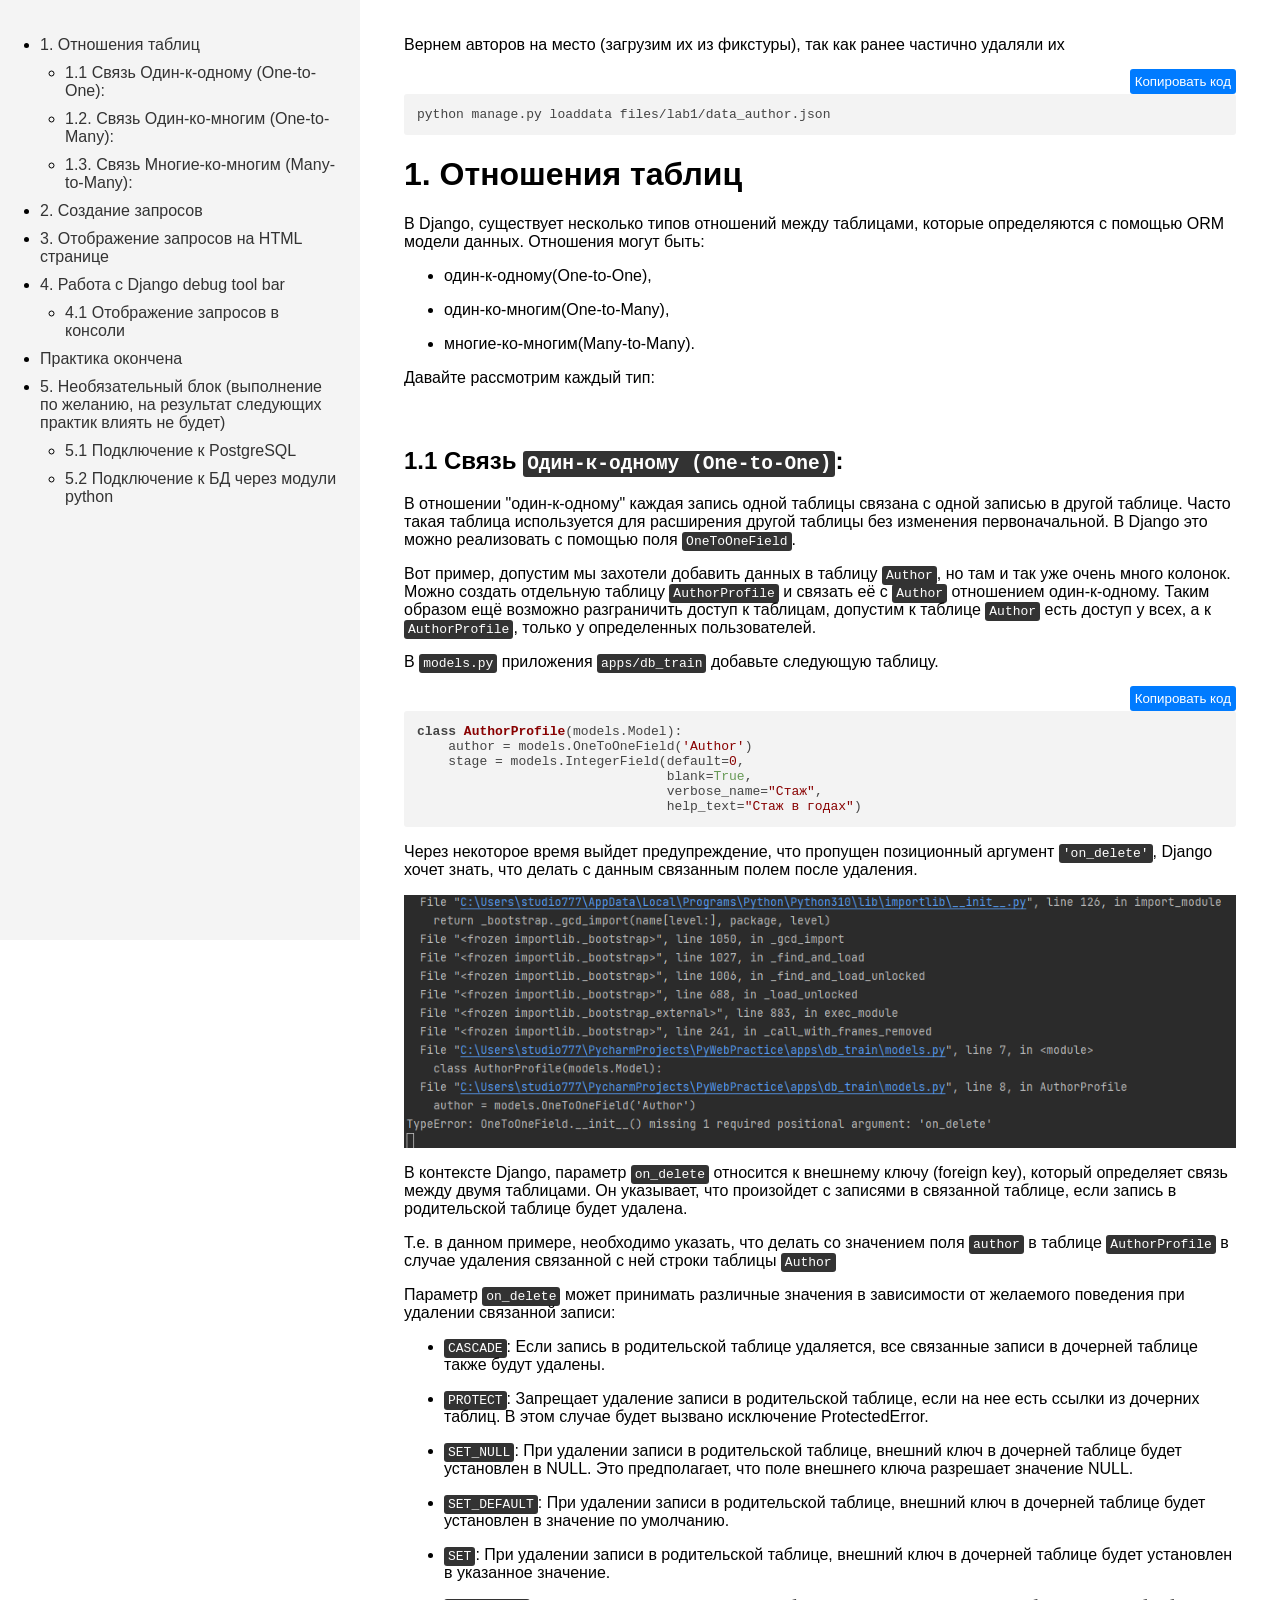
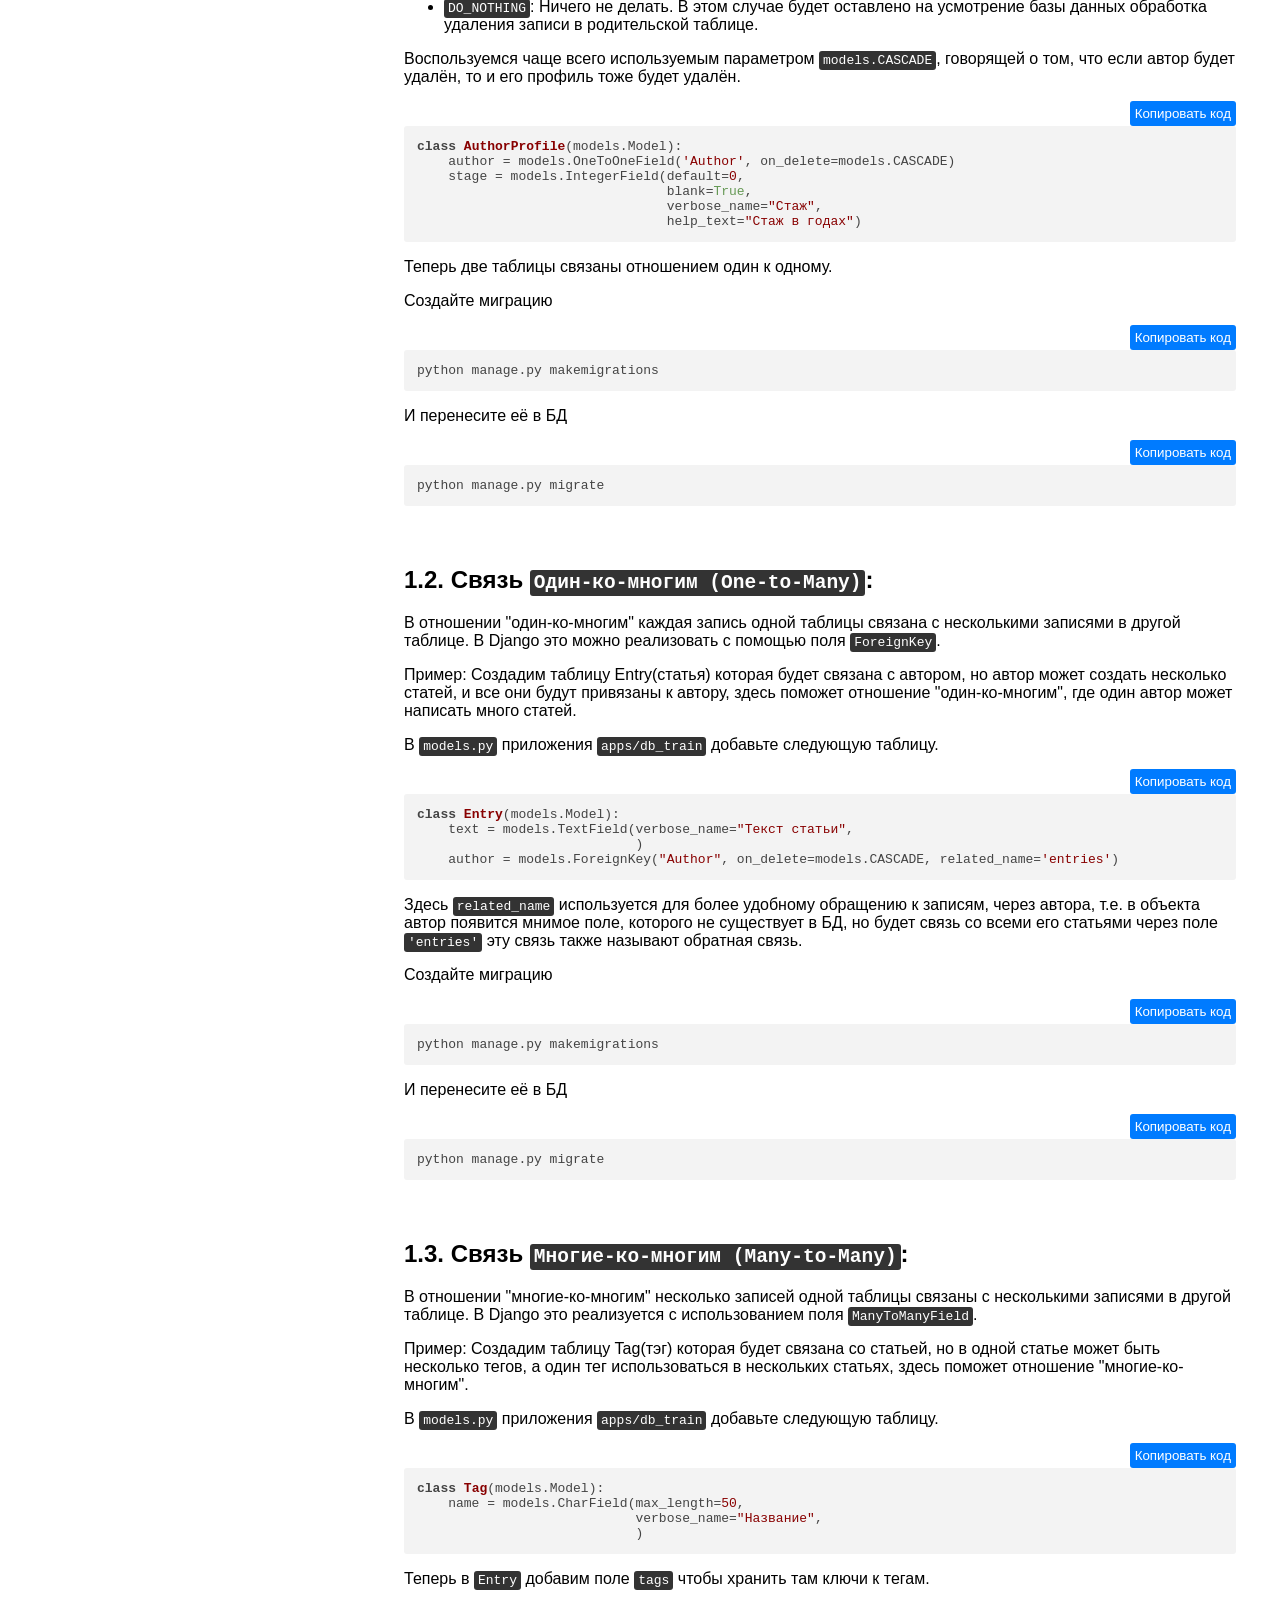
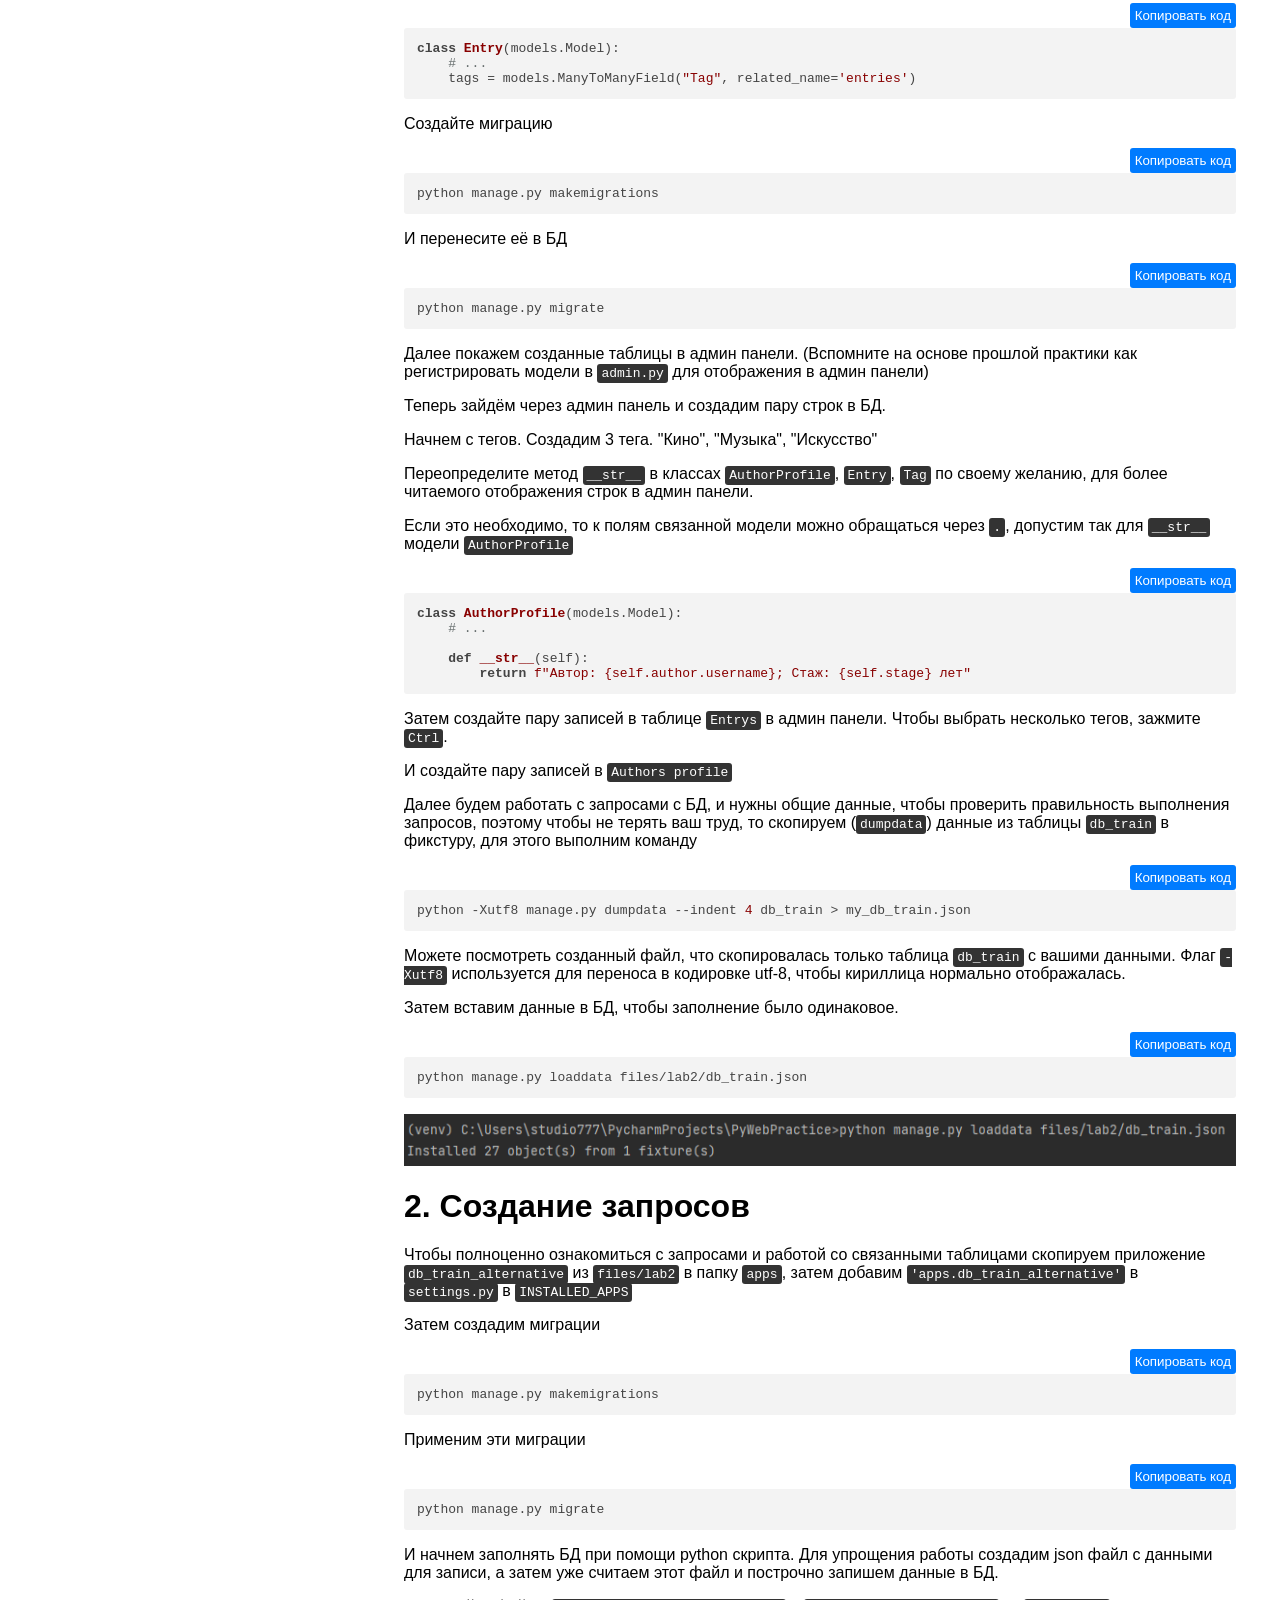
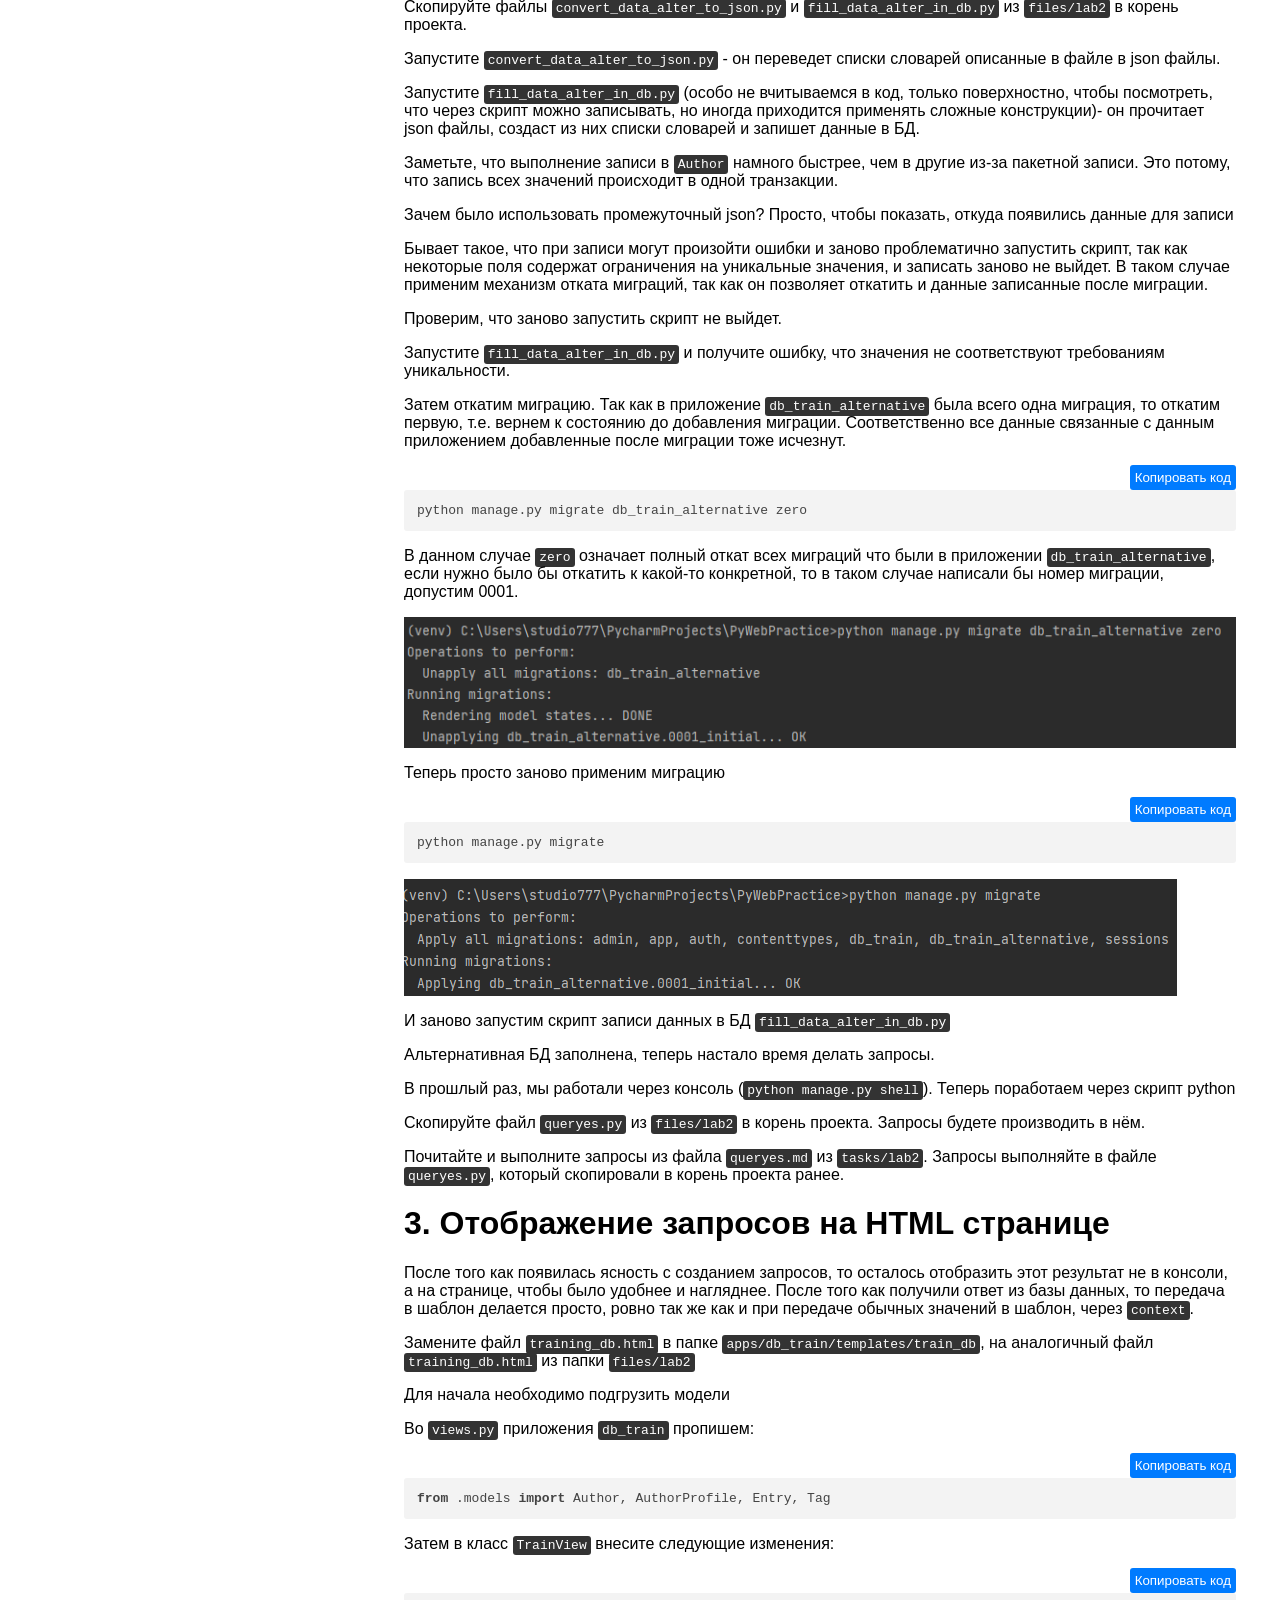
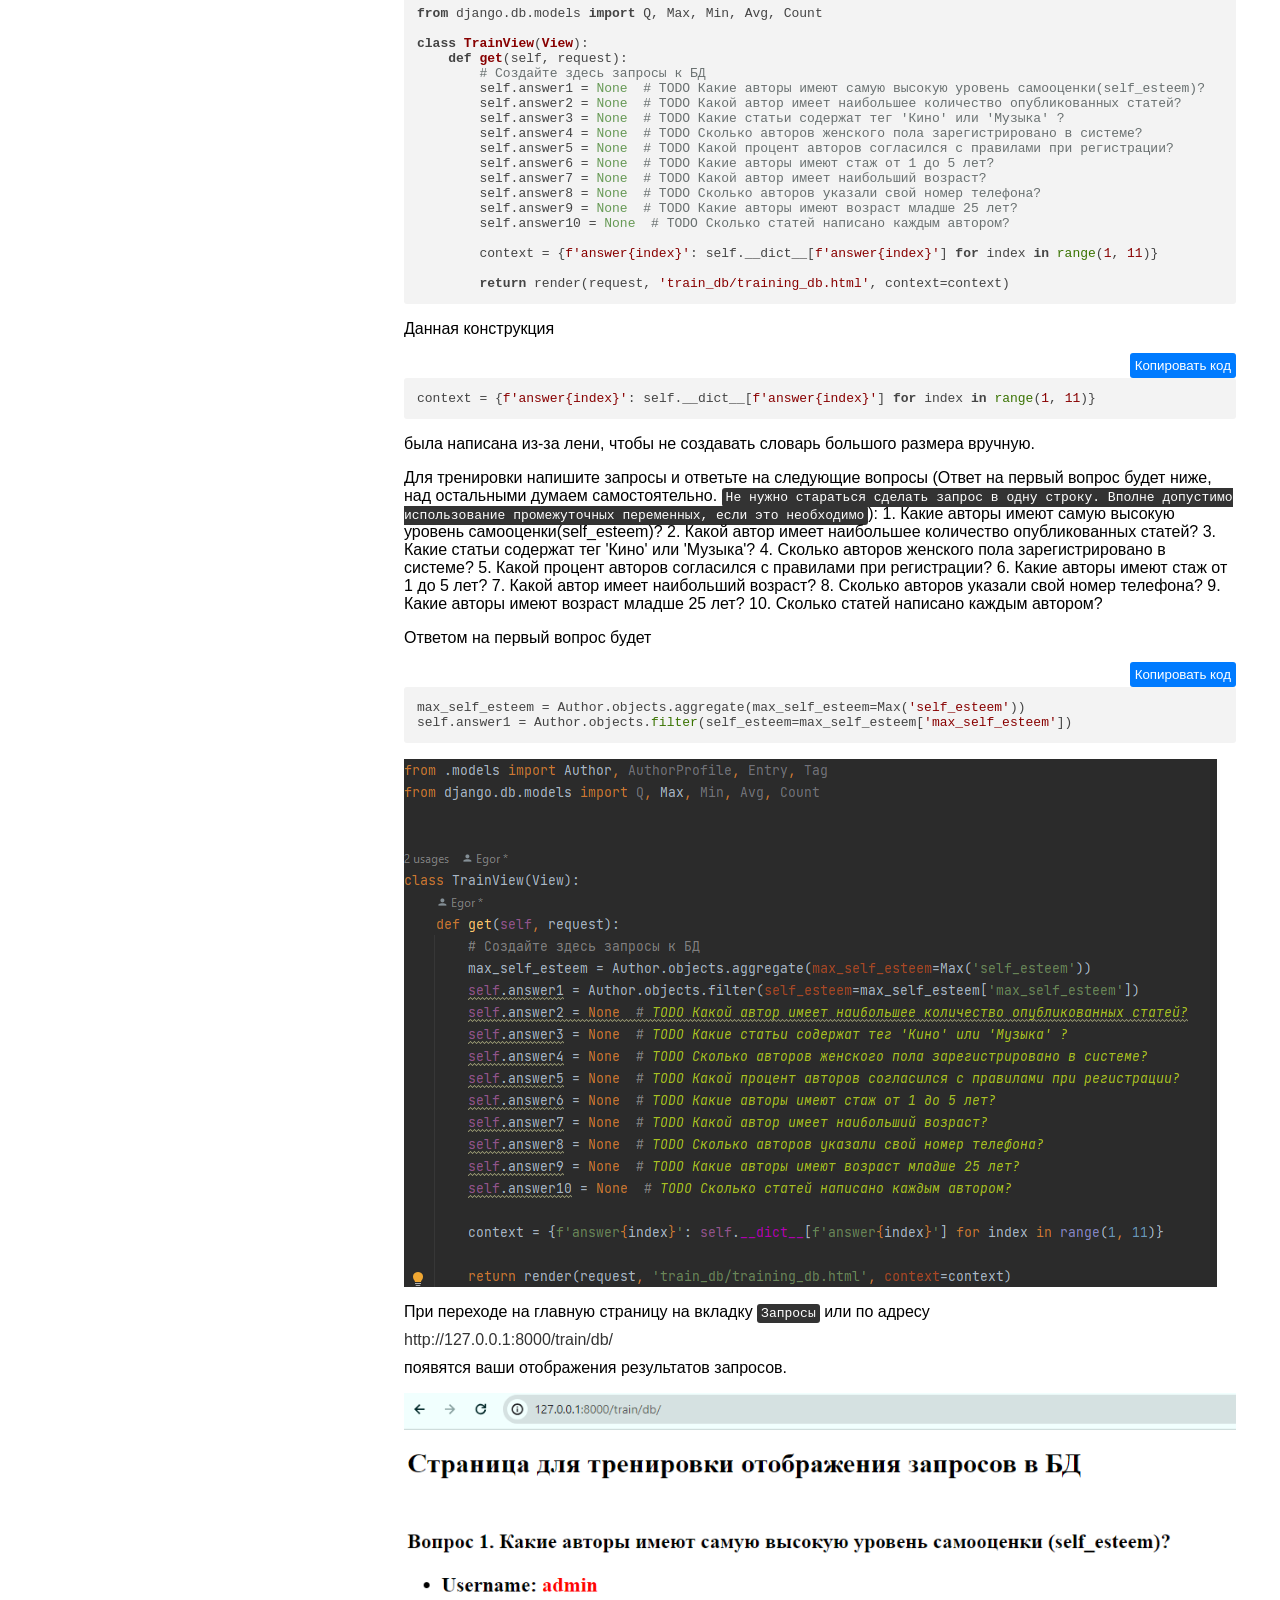
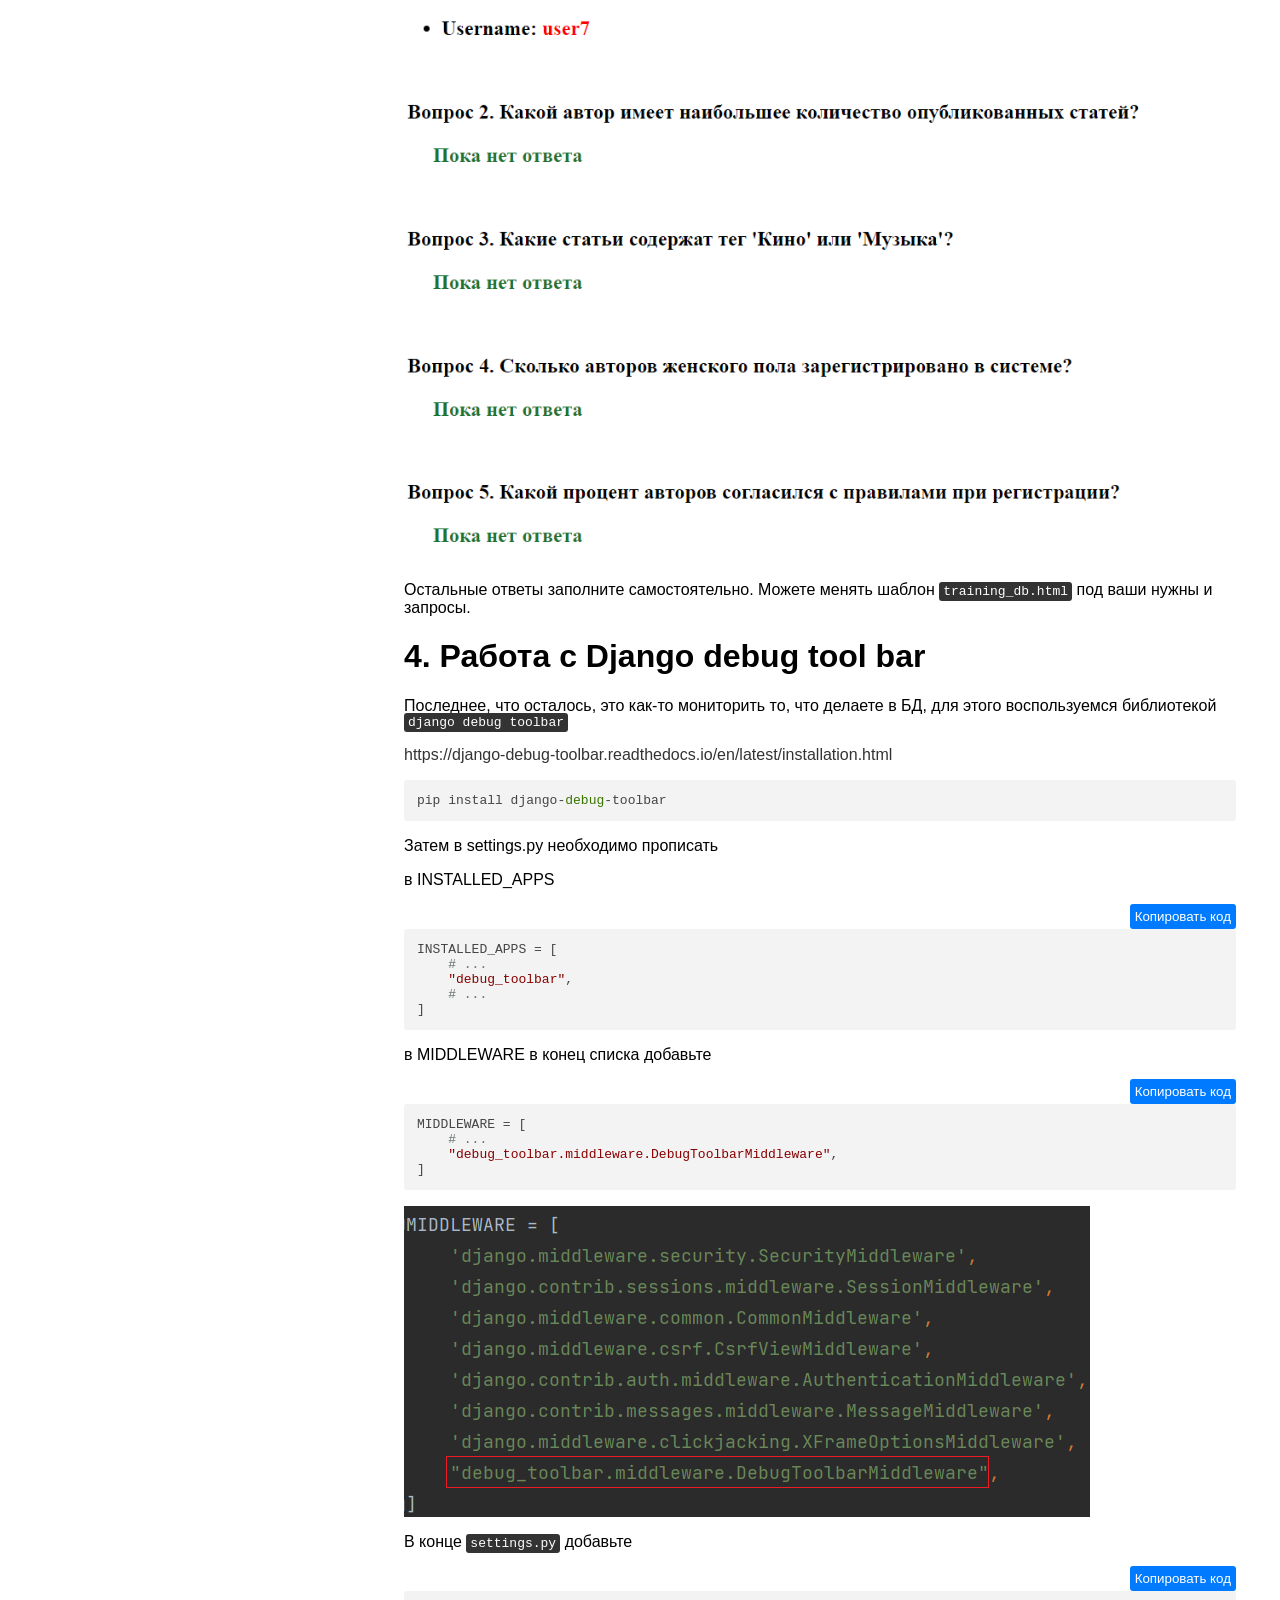
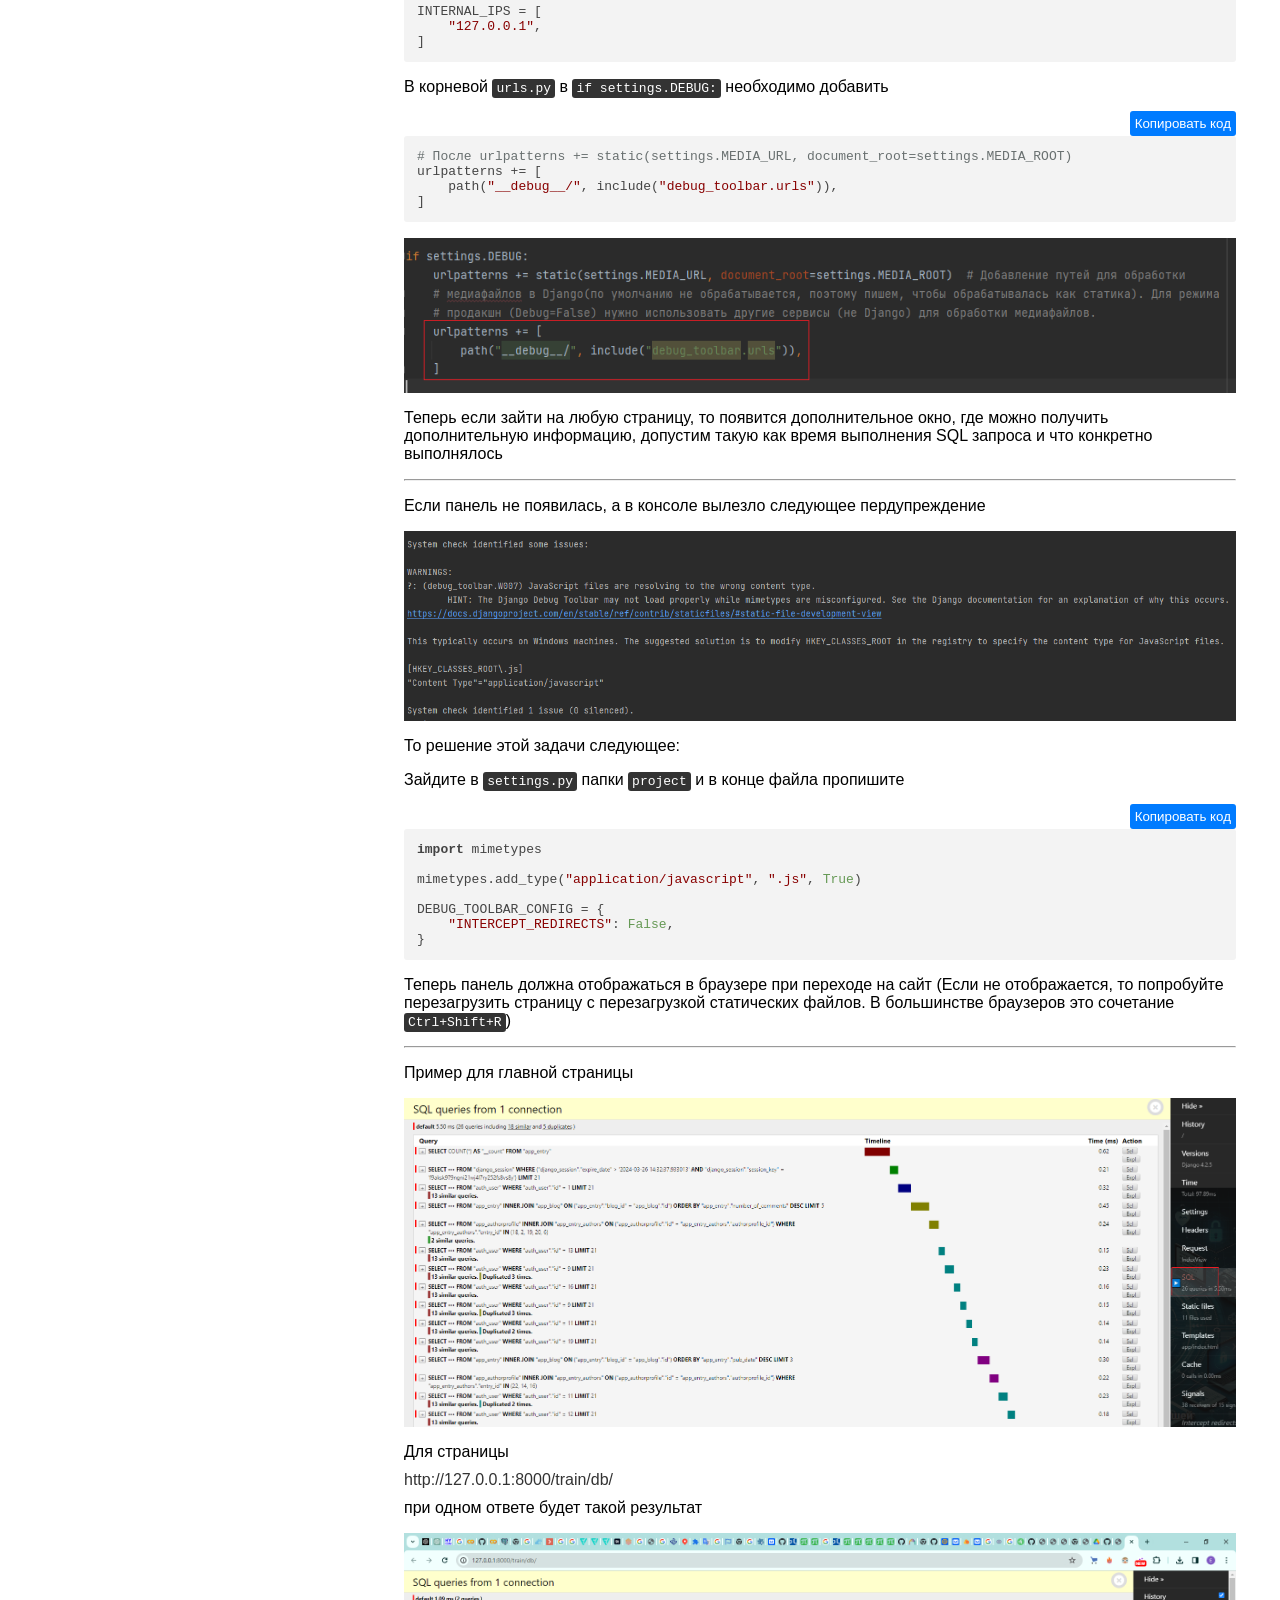
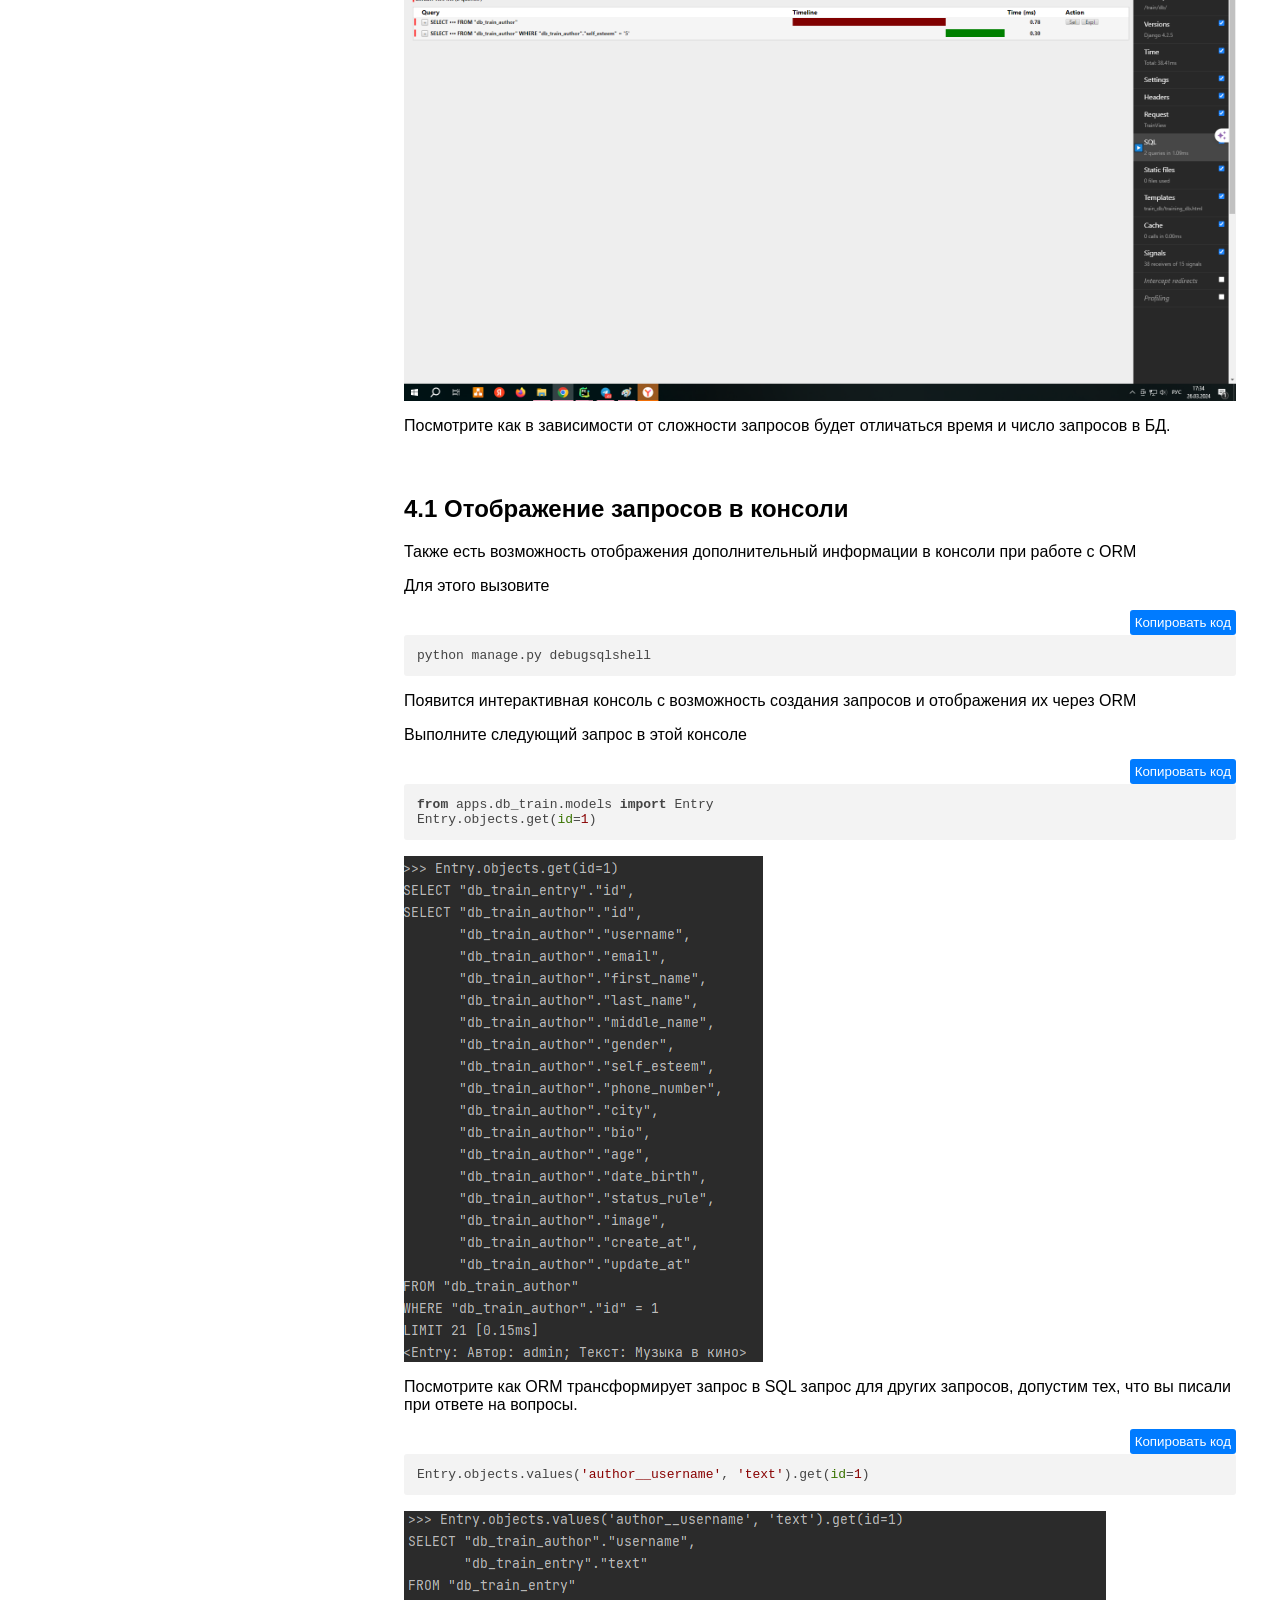
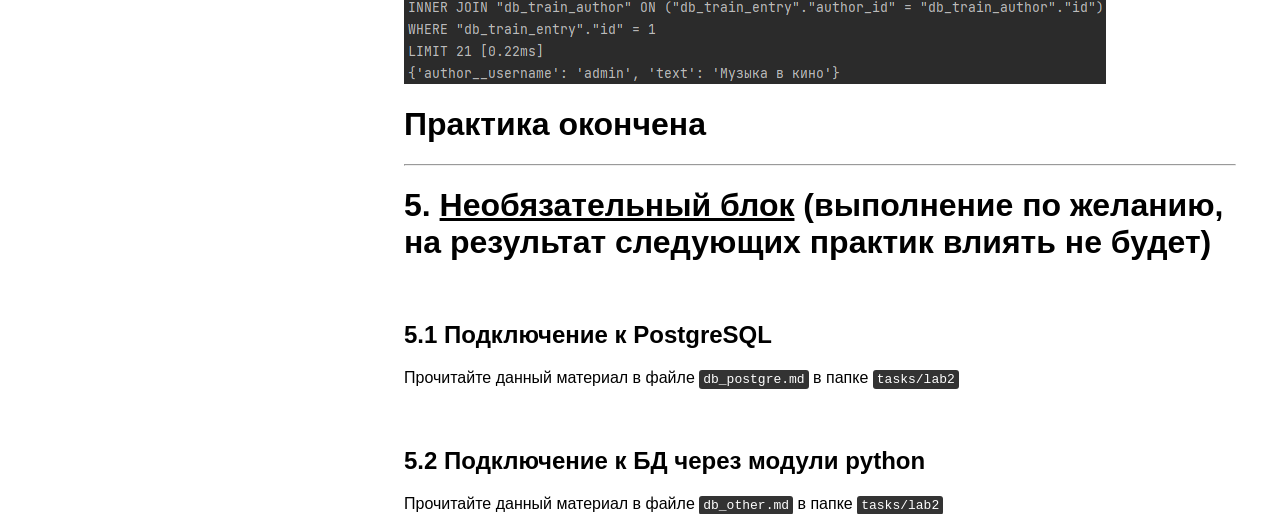
<file: tasks/lab2/readme.html>
<html>
        <head>
            <meta charset="UTF-8">
            <meta name="viewport" content="width=device-width, initial-scale=1.0">
            <title>Оглавление</title>

            <link rel="stylesheet" href="/js_css/main.css">
            <link rel="stylesheet" href="/js_css/default.min.css">
            <!-- Подключаем js -->
            <script src="/js_css/copy.js"></script>
            <script src="/js_css/highlight.min.js"></script>
            <script>hljs.highlightAll();</script>
        </head>
        <body>
            <div class="sidebar">
<ul>
<li><a href="#1">1. Отношения таблиц</a><ul>
<li><a href="#11-one-to-one">1.1 Связь Один-к-одному (One-to-One):</a></li>
<li><a href="#12-one-to-many">1.2. Связь Один-ко-многим (One-to-Many):</a></li>
<li><a href="#13-many-to-many">1.3. Связь Многие-ко-многим (Many-to-Many):</a></li>
</ul>
</li>
<li><a href="#2">2. Создание запросов</a></li>
<li><a href="#3-html">3. Отображение запросов на HTML странице</a></li>
<li><a href="#4-django-debug-tool-bar">4. Работа с Django debug tool bar</a><ul>
<li><a href="#41">4.1 Отображение запросов в консоли</a></li>
</ul>
</li>
<li><a href="#_1">Практика окончена</a></li>
<li><a href="#5">5. Необязательный блок (выполнение по желанию, на результат следующих практик влиять не будет)</a><ul>
<li><a href="#51-postgresql">5.1 Подключение к PostgreSQL</a></li>
<li><a href="#52-python">5.2 Подключение к БД через модули python</a></li>
</ul>
</li>
</ul>
</div>
<div class="content">
<p>Вернем авторов на место (загрузим их из фикстуры), так как ранее частично удаляли их</p>
<div class="code-container"><pre class="highlight"><code class="language-python linenums" id="code-block-1">python manage.py loaddata files/lab1/data_author.json
</code></pre><button class="copy-button" onclick="copyCode('code-block-1')">Копировать код</button></div>

<h1 id="1">1. Отношения таблиц</h1>
<p>В Django, существует несколько типов отношений между таблицами, которые 
определяются с помощью ORM модели данных. Отношения могут быть:</p>
<ul>
<li>
<p>один-к-одному(One-to-One), </p>
</li>
<li>
<p>один-ко-многим(One-to-Many),</p>
</li>
<li>
<p>многие-ко-многим(Many-to-Many). </p>
</li>
</ul>
<p>Давайте рассмотрим каждый тип:</p>
<h2 id="11-one-to-one">1.1 Связь <code>Один-к-одному (One-to-One)</code>:</h2>
<p>В отношении "один-к-одному" каждая запись одной таблицы связана с одной записью в другой таблице.
Часто такая таблица используется для расширения другой таблицы без изменения первоначальной. 
В Django это можно реализовать с помощью поля <code>OneToOneField</code>.</p>
<p>Вот пример, допустим мы захотели добавить данных в таблицу <code>Author</code>, но там и так уже очень много колонок. Можно создать отдельную
таблицу <code>AuthorProfile</code> и связать её с <code>Author</code> отношением один-к-одному. Таким образом ещё возможно разграничить доступ к таблицам, 
допустим к таблице <code>Author</code> есть доступ у всех, а к <code>AuthorProfile</code>, только у определенных пользователей.</p>
<p>В <code>models.py</code> приложения <code>apps/db_train</code> добавьте следующую таблицу.</p>
<div class="code-container"><pre class="highlight"><code class="language-python linenums" id="code-block-2">class AuthorProfile(models.Model):
    author = models.OneToOneField('Author')
    stage = models.IntegerField(default=0, 
                                blank=True,
                                verbose_name=&quot;Стаж&quot;,
                                help_text=&quot;Стаж в годах&quot;)
</code></pre><button class="copy-button" onclick="copyCode('code-block-2')">Копировать код</button></div>

<p>Через некоторое время выйдет предупреждение, что пропущен позиционный аргумент <code>'on_delete'</code>, Django хочет знать, что делать с данным связанным полем после удаления.</p>
<p><img alt="img_1.png" src="pic/img_1.png" /></p>
<p>В контексте Django, параметр <code>on_delete</code> относится к внешнему ключу (foreign key), который определяет связь между двумя таблицами. 
Он указывает, что произойдет с записями в связанной таблице, если запись в родительской таблице будет удалена.</p>
<p>Т.е. в данном примере, необходимо указать, что делать со значением поля <code>author</code> в таблице <code>AuthorProfile</code> в случае удаления
связанной с ней строки таблицы <code>Author</code></p>
<p>Параметр <code>on_delete</code> может принимать различные значения в зависимости от желаемого поведения при удалении связанной записи:</p>
<ul>
<li>
<p><code>CASCADE</code>: Если запись в родительской таблице удаляется, все связанные записи в дочерней таблице также будут удалены.</p>
</li>
<li>
<p><code>PROTECT</code>: Запрещает удаление записи в родительской таблице, если на нее есть ссылки из дочерних таблиц. В этом случае будет вызвано исключение ProtectedError.</p>
</li>
<li>
<p><code>SET_NULL</code>: При удалении записи в родительской таблице, внешний ключ в дочерней таблице будет установлен в NULL. Это предполагает, что поле внешнего ключа разрешает значение NULL.</p>
</li>
<li>
<p><code>SET_DEFAULT</code>: При удалении записи в родительской таблице, внешний ключ в дочерней таблице будет установлен в значение по умолчанию.</p>
</li>
<li>
<p><code>SET</code>: При удалении записи в родительской таблице, внешний ключ в дочерней таблице будет установлен в указанное значение.</p>
</li>
<li>
<p><code>DO_NOTHING</code>: Ничего не делать. В этом случае будет оставлено на усмотрение базы данных обработка удаления записи в родительской таблице.</p>
</li>
</ul>
<p>Воспользуемся чаще всего используемым параметром <code>models.CASCADE</code>, говорящей о том, что если автор будет удалён, то и его профиль тоже будет удалён.</p>
<div class="code-container"><pre class="highlight"><code class="language-python linenums" id="code-block-3">class AuthorProfile(models.Model):
    author = models.OneToOneField('Author', on_delete=models.CASCADE)
    stage = models.IntegerField(default=0, 
                                blank=True,
                                verbose_name=&quot;Стаж&quot;,
                                help_text=&quot;Стаж в годах&quot;)
</code></pre><button class="copy-button" onclick="copyCode('code-block-3')">Копировать код</button></div>

<p>Теперь две таблицы связаны отношением один к одному.</p>
<p>Создайте миграцию</p>
<div class="code-container"><pre class="highlight"><code class="language-python linenums" id="code-block-4">python manage.py makemigrations
</code></pre><button class="copy-button" onclick="copyCode('code-block-4')">Копировать код</button></div>

<p>И перенесите её в БД</p>
<div class="code-container"><pre class="highlight"><code class="language-python linenums" id="code-block-5">python manage.py migrate
</code></pre><button class="copy-button" onclick="copyCode('code-block-5')">Копировать код</button></div>

<h2 id="12-one-to-many">1.2. Связь <code>Один-ко-многим (One-to-Many)</code>:</h2>
<p>В отношении "один-ко-многим" каждая запись одной таблицы связана с несколькими записями в другой таблице. В Django это можно реализовать с помощью поля <code>ForeignKey</code>.</p>
<p>Пример: Создадим таблицу Entry(статья) которая будет связана с автором, но автор может создать несколько статей, и все они будут привязаны к автору, здесь
поможет отношение "один-ко-многим", где один автор может написать много статей.</p>
<p>В <code>models.py</code> приложения <code>apps/db_train</code> добавьте следующую таблицу.</p>
<div class="code-container"><pre class="highlight"><code class="language-python linenums" id="code-block-6">class Entry(models.Model):
    text = models.TextField(verbose_name=&quot;Текст статьи&quot;,
                            )
    author = models.ForeignKey(&quot;Author&quot;, on_delete=models.CASCADE, related_name='entries')
</code></pre><button class="copy-button" onclick="copyCode('code-block-6')">Копировать код</button></div>

<p>Здесь <code>related_name</code> используется для более удобному обращению к записям, через автора, т.е. в объекта автор появится мнимое поле, 
которого не существует в БД, но будет связь со всеми его статьями через поле <code>'entries'</code> эту связь также называют обратная связь.</p>
<p>Создайте миграцию</p>
<div class="code-container"><pre class="highlight"><code class="language-python linenums" id="code-block-7">python manage.py makemigrations
</code></pre><button class="copy-button" onclick="copyCode('code-block-7')">Копировать код</button></div>

<p>И перенесите её в БД</p>
<div class="code-container"><pre class="highlight"><code class="language-python linenums" id="code-block-8">python manage.py migrate
</code></pre><button class="copy-button" onclick="copyCode('code-block-8')">Копировать код</button></div>

<h2 id="13-many-to-many">1.3. Связь <code>Многие-ко-многим (Many-to-Many)</code>:</h2>
<p>В отношении "многие-ко-многим" несколько записей одной таблицы связаны с несколькими записями в другой таблице. В Django это реализуется с использованием поля <code>ManyToManyField</code>.</p>
<p>Пример: Создадим таблицу Tag(тэг) которая будет связана со статьей, но в одной статье может быть несколько тегов, а один тег использоваться в нескольких статьях, 
здесь поможет отношение "многие-ко-многим".</p>
<p>В <code>models.py</code> приложения <code>apps/db_train</code> добавьте следующую таблицу.</p>
<div class="code-container"><pre class="highlight"><code class="language-python linenums" id="code-block-9">class Tag(models.Model):
    name = models.CharField(max_length=50,
                            verbose_name=&quot;Название&quot;,
                            )
</code></pre><button class="copy-button" onclick="copyCode('code-block-9')">Копировать код</button></div>

<p>Теперь в <code>Entry</code> добавим поле <code>tags</code> чтобы хранить там ключи к тегам.</p>
<div class="code-container"><pre class="highlight"><code class="language-python linenums" id="code-block-10">class Entry(models.Model):
    # ...
    tags = models.ManyToManyField(&quot;Tag&quot;, related_name='entries')
</code></pre><button class="copy-button" onclick="copyCode('code-block-10')">Копировать код</button></div>

<p>Создайте миграцию</p>
<div class="code-container"><pre class="highlight"><code class="language-python linenums" id="code-block-11">python manage.py makemigrations
</code></pre><button class="copy-button" onclick="copyCode('code-block-11')">Копировать код</button></div>

<p>И перенесите её в БД</p>
<div class="code-container"><pre class="highlight"><code class="language-python linenums" id="code-block-12">python manage.py migrate
</code></pre><button class="copy-button" onclick="copyCode('code-block-12')">Копировать код</button></div>

<p>Далее покажем созданные таблицы в админ панели. (Вспомните на основе прошлой практики как регистрировать модели в <code>admin.py</code> для отображения в админ панели)</p>
<p>Теперь зайдём через админ панель и создадим пару строк в БД.</p>
<p>Начнем с тегов. Создадим 3 тега. "Кино", "Музыка", "Искусство"</p>
<p>Переопределите метод <code>__str__</code> в классах <code>AuthorProfile</code>, <code>Entry</code>, <code>Tag</code> по своему желанию, для более читаемого отображения строк в админ панели.</p>
<p>Если это необходимо, то к полям связанной модели можно обращаться через <code>.</code>, допустим так для <code>__str__</code> модели <code>AuthorProfile</code></p>
<div class="code-container"><pre class="highlight"><code class="language-python linenums" id="code-block-13">class AuthorProfile(models.Model):
    # ...

    def __str__(self):
        return f&quot;Автор: {self.author.username}; Стаж: {self.stage} лет&quot;
</code></pre><button class="copy-button" onclick="copyCode('code-block-13')">Копировать код</button></div>

<p>Затем создайте пару записей в таблице <code>Entrys</code> в админ панели. Чтобы выбрать несколько тегов, зажмите <code>Ctrl</code>.</p>
<p>И создайте пару записей в <code>Authors profile</code></p>
<p>Далее будем работать с запросами с БД, и нужны общие данные, чтобы проверить правильность выполнения запросов, поэтому чтобы не терять ваш
труд, то скопируем (<code>dumpdata</code>) данные из таблицы <code>db_train</code> в фикстуру, для этого выполним команду</p>
<div class="code-container"><pre class="highlight"><code class="language-python linenums" id="code-block-14">python -Xutf8 manage.py dumpdata --indent 4 db_train &gt; my_db_train.json
</code></pre><button class="copy-button" onclick="copyCode('code-block-14')">Копировать код</button></div>

<p>Можете посмотреть созданный файл, что скопировалась только таблица <code>db_train</code> с вашими данными. Флаг <code>-Xutf8</code> используется
для переноса в кодировке utf-8, чтобы кириллица нормально отображалась.</p>
<p>Затем вставим данные в БД, чтобы заполнение было одинаковое.</p>
<div class="code-container"><pre class="highlight"><code class="language-python linenums" id="code-block-15">python manage.py loaddata files/lab2/db_train.json
</code></pre><button class="copy-button" onclick="copyCode('code-block-15')">Копировать код</button></div>

<p><img alt="img_2.png" src="pic/img_2.png" /></p>
<h1 id="2">2. Создание запросов</h1>
<p>Чтобы полноценно ознакомиться с запросами и работой со связанными таблицами скопируем приложение <code>db_train_alternative</code> из
<code>files/lab2</code> в папку <code>apps</code>, затем добавим <code>'apps.db_train_alternative'</code> в <code>settings.py</code> в <code>INSTALLED_APPS</code></p>
<p>Затем создадим миграции</p>
<div class="code-container"><pre class="highlight"><code class="language-python linenums" id="code-block-16">python manage.py makemigrations
</code></pre><button class="copy-button" onclick="copyCode('code-block-16')">Копировать код</button></div>

<p>Применим эти миграции</p>
<div class="code-container"><pre class="highlight"><code class="language-python linenums" id="code-block-17">python manage.py migrate
</code></pre><button class="copy-button" onclick="copyCode('code-block-17')">Копировать код</button></div>

<p>И начнем заполнять БД при помощи python скрипта. Для упрощения работы создадим json файл с данными для записи, а затем уже считаем этот файл 
и построчно запишем данные в БД.</p>
<p>Скопируйте файлы <code>convert_data_alter_to_json.py</code> и <code>fill_data_alter_in_db.py</code> из <code>files/lab2</code> в корень проекта.</p>
<p>Запустите <code>convert_data_alter_to_json.py</code> - он переведет списки словарей описанные в файле в json файлы.</p>
<p>Запустите <code>fill_data_alter_in_db.py</code> (особо не вчитываемся в код, только поверхностно, чтобы посмотреть, что через скрипт можно записывать, 
но иногда приходится применять сложные конструкции)- он прочитает json файлы, создаст из них списки словарей и запишет данные в БД.</p>
<p>Заметьте, что выполнение записи в <code>Author</code> намного быстрее, чем в другие из-за пакетной записи. Это потому, что запись всех значений происходит в одной транзакции.</p>
<p>Зачем было использовать промежуточный json? Просто, чтобы показать, откуда появились данные для записи</p>
<p>Бывает такое, что при записи могут произойти ошибки и заново проблематично запустить скрипт, так как некоторые поля содержат ограничения на уникальные значения, и
записать заново не выйдет. В таком случае применим механизм отката миграций, так как он позволяет откатить и данные записанные после миграции.</p>
<p>Проверим, что заново запустить скрипт не выйдет. </p>
<p>Запустите <code>fill_data_alter_in_db.py</code> и получите ошибку, что значения не соответствуют требованиям уникальности.</p>
<p>Затем откатим миграцию. Так как в приложение <code>db_train_alternative</code> была всего одна миграция, то откатим первую, т.е. вернем к состоянию до добавления миграции. Соответственно 
все данные связанные с данным приложением добавленные после миграции тоже исчезнут.</p>
<div class="code-container"><pre class="highlight"><code class="language-python linenums" id="code-block-18">python manage.py migrate db_train_alternative zero 
</code></pre><button class="copy-button" onclick="copyCode('code-block-18')">Копировать код</button></div>

<p>В данном случае <code>zero</code> означает полный откат всех миграций что были в приложении <code>db_train_alternative</code>, если нужно было бы откатить к какой-то конкретной, то
в таком случае написали бы номер миграции, допустим 0001.</p>
<p><img alt="img_3.png" src="pic/img_3.png" /></p>
<p>Теперь просто заново применим миграцию</p>
<div class="code-container"><pre class="highlight"><code class="language-python linenums" id="code-block-19">python manage.py migrate
</code></pre><button class="copy-button" onclick="copyCode('code-block-19')">Копировать код</button></div>

<p><img alt="img_4.png" src="pic/img_4.png" /></p>
<p>И заново запустим скрипт записи данных в БД <code>fill_data_alter_in_db.py</code></p>
<p>Альтернативная БД заполнена, теперь настало время делать запросы.</p>
<p>В прошлый раз, мы работали через консоль (<code>python manage.py shell</code>). Теперь поработаем через скрипт python</p>
<p>Скопируйте файл <code>queryes.py</code> из <code>files/lab2</code> в корень проекта. Запросы будете производить в нём.</p>
<p>Почитайте и выполните запросы из файла <code>queryes.md</code> из <code>tasks/lab2</code>. Запросы выполняйте в файле <code>queryes.py</code>, который скопировали
в корень проекта ранее.</p>
<h1 id="3-html">3. Отображение запросов на HTML странице</h1>
<p>После того как появилась ясность с созданием запросов, то осталось отобразить этот результат не в консоли, а на странице,
чтобы было удобнее и нагляднее. После того как получили ответ из базы данных, то передача в шаблон делается просто, ровно так же
как и при передаче обычных значений в шаблон, через <code>context</code>.</p>
<p>Замените файл <code>training_db.html</code> в папке <code>apps/db_train/templates/train_db</code>, на аналогичный файл <code>training_db.html</code> 
из папки <code>files/lab2</code></p>
<p>Для начала необходимо подгрузить модели</p>
<p>Во <code>views.py</code> приложения <code>db_train</code> пропишем:</p>
<div class="code-container"><pre class="highlight"><code class="language-python linenums" id="code-block-20">from .models import Author, AuthorProfile, Entry, Tag
</code></pre><button class="copy-button" onclick="copyCode('code-block-20')">Копировать код</button></div>

<p>Затем в класс <code>TrainView</code> внесите следующие изменения:</p>
<div class="code-container"><pre class="highlight"><code class="language-python linenums" id="code-block-21">from django.db.models import Q, Max, Min, Avg, Count

class TrainView(View):
    def get(self, request):
        # Создайте здесь запросы к БД
        self.answer1 = None  # TODO Какие авторы имеют самую высокую уровень самооценки(self_esteem)?
        self.answer2 = None  # TODO Какой автор имеет наибольшее количество опубликованных статей?
        self.answer3 = None  # TODO Какие статьи содержат тег 'Кино' или 'Музыка' ?
        self.answer4 = None  # TODO Сколько авторов женского пола зарегистрировано в системе?
        self.answer5 = None  # TODO Какой процент авторов согласился с правилами при регистрации?
        self.answer6 = None  # TODO Какие авторы имеют стаж от 1 до 5 лет?
        self.answer7 = None  # TODO Какой автор имеет наибольший возраст?
        self.answer8 = None  # TODO Сколько авторов указали свой номер телефона?
        self.answer9 = None  # TODO Какие авторы имеют возраст младше 25 лет?
        self.answer10 = None  # TODO Сколько статей написано каждым автором?

        context = {f'answer{index}': self.__dict__[f'answer{index}'] for index in range(1, 11)}

        return render(request, 'train_db/training_db.html', context=context)
</code></pre><button class="copy-button" onclick="copyCode('code-block-21')">Копировать код</button></div>

<p>Данная конструкция </p>
<div class="code-container"><pre class="highlight"><code class="language-python linenums" id="code-block-22">context = {f'answer{index}': self.__dict__[f'answer{index}'] for index in range(1, 11)}
</code></pre><button class="copy-button" onclick="copyCode('code-block-22')">Копировать код</button></div>

<p>была написана из-за лени, чтобы не создавать словарь большого размера вручную.</p>
<p>Для тренировки напишите запросы и ответьте на следующие вопросы (Ответ на первый вопрос будет ниже, над остальными думаем самостоятельно.
<code>Не нужно стараться сделать запрос в одну строку. Вполне допустимо использование промежуточных переменных, если это необходимо</code>):
1. Какие авторы имеют самую высокую уровень самооценки(self_esteem)?
2. Какой автор имеет наибольшее количество опубликованных статей?
3. Какие статьи содержат тег 'Кино' или 'Музыка'?
4. Сколько авторов женского пола зарегистрировано в системе?
5. Какой процент авторов согласился с правилами при регистрации?
6. Какие авторы имеют стаж от 1 до 5 лет?
7. Какой автор имеет наибольший возраст?
8. Сколько авторов указали свой номер телефона?
9. Какие авторы имеют возраст младше 25 лет?
10. Сколько статей написано каждым автором?</p>
<p>Ответом на первый вопрос будет</p>
<div class="code-container"><pre class="highlight"><code class="language-python linenums" id="code-block-23">max_self_esteem = Author.objects.aggregate(max_self_esteem=Max('self_esteem'))
self.answer1 = Author.objects.filter(self_esteem=max_self_esteem['max_self_esteem'])
</code></pre><button class="copy-button" onclick="copyCode('code-block-23')">Копировать код</button></div>

<p><img alt="img_5.png" src="pic/img_5.png" /></p>
<p>При переходе на главную страницу на вкладку <code>Запросы</code> или по адресу <a href="http://127.0.0.1:8000/train/db/" target="_blank">http://127.0.0.1:8000/train/db/</a>
появятся ваши отображения результатов запросов.</p>
<p><img alt="img_6.png" src="pic/img_6.png" /></p>
<p>Остальные ответы заполните самостоятельно. Можете менять шаблон <code>training_db.html</code> под ваши нужны и запросы.</p>
<h1 id="4-django-debug-tool-bar">4. Работа с Django debug tool bar</h1>
<p>Последнее, что осталось, это как-то мониторить то, что делаете в БД, для этого 
воспользуемся библиотекой <code>django debug toolbar</code> </p>
<p><a href="https://django-debug-toolbar.readthedocs.io/en/latest/installation.html" target="_blank">https://django-debug-toolbar.readthedocs.io/en/latest/installation.html</a></p>
<pre class="highlight"><code class="linenums">pip install django-debug-toolbar
</code></pre>

<p>Затем в settings.py необходимо прописать</p>
<p>в INSTALLED_APPS</p>
<div class="code-container"><pre class="highlight"><code class="language-python linenums" id="code-block-24">INSTALLED_APPS = [
    # ...
    &quot;debug_toolbar&quot;,
    # ...
]
</code></pre><button class="copy-button" onclick="copyCode('code-block-24')">Копировать код</button></div>

<p>в MIDDLEWARE в конец списка добавьте</p>
<div class="code-container"><pre class="highlight"><code class="language-python linenums" id="code-block-25">MIDDLEWARE = [
    # ...
    &quot;debug_toolbar.middleware.DebugToolbarMiddleware&quot;,
]
</code></pre><button class="copy-button" onclick="copyCode('code-block-25')">Копировать код</button></div>

<p><img alt="img_7.png" src="pic/img_7.png" /></p>
<p>В конце <code>settings.py</code> добавьте</p>
<div class="code-container"><pre class="highlight"><code class="language-python linenums" id="code-block-26">INTERNAL_IPS = [
    &quot;127.0.0.1&quot;,
]
</code></pre><button class="copy-button" onclick="copyCode('code-block-26')">Копировать код</button></div>

<p>В корневой <code>urls.py</code> в <code>if settings.DEBUG:</code> необходимо добавить</p>
<div class="code-container"><pre class="highlight"><code class="language-python linenums" id="code-block-27"># После urlpatterns += static(settings.MEDIA_URL, document_root=settings.MEDIA_ROOT)
urlpatterns += [
    path(&quot;__debug__/&quot;, include(&quot;debug_toolbar.urls&quot;)),
]
</code></pre><button class="copy-button" onclick="copyCode('code-block-27')">Копировать код</button></div>

<p><img alt="img_8.png" src="pic/img_8.png" /></p>
<p>Теперь если зайти на любую страницу, то появится дополнительное окно, где можно 
получить дополнительную информацию, допустим такую как время выполнения SQL запроса 
и что конкретно выполнялось</p>
<hr />
<p>Если панель не появилась, а в консоле вылезло следующее пердупреждение</p>
<p><img alt="img.png" src="pic/img_13.png" /></p>
<p>То решение этой задачи следующее:</p>
<p>Зайдите в <code>settings.py</code> папки <code>project</code> и в конце файла пропишите</p>
<div class="code-container"><pre class="highlight"><code class="language-python linenums" id="code-block-28">import mimetypes

mimetypes.add_type(&quot;application/javascript&quot;, &quot;.js&quot;, True)

DEBUG_TOOLBAR_CONFIG = {
    &quot;INTERCEPT_REDIRECTS&quot;: False,
}
</code></pre><button class="copy-button" onclick="copyCode('code-block-28')">Копировать код</button></div>

<p>Теперь панель должна отображаться в браузере при переходе на сайт (Если не отображается, то попробуйте перезагрузить страницу с перезагрузкой статических файлов.
В большинстве браузеров это сочетание <code>Ctrl+Shift+R</code>)</p>
<hr />
<p>Пример для главной страницы</p>
<p><img alt="img_9.png" src="pic/img_9.png" /></p>
<p>Для страницы <a href="http://127.0.0.1:8000/train/db/" target="_blank">http://127.0.0.1:8000/train/db/</a> при одном ответе будет такой результат</p>
<p><img alt="img_10.png" src="pic/img_10.png" /></p>
<p>Посмотрите как в зависимости от сложности запросов будет отличаться время и число запросов в БД.</p>
<h2 id="41">4.1 Отображение запросов в консоли</h2>
<p>Также есть возможность отображения дополнительный информации в консоли при работе с ORM</p>
<p>Для этого вызовите </p>
<div class="code-container"><pre class="highlight"><code class="language-python linenums" id="code-block-29">python manage.py debugsqlshell
</code></pre><button class="copy-button" onclick="copyCode('code-block-29')">Копировать код</button></div>

<p>Появится интерактивная консоль с возможность создания запросов и отображения их через ORM</p>
<p>Выполните следующий запрос в этой консоле</p>
<div class="code-container"><pre class="highlight"><code class="language-python linenums" id="code-block-30">from apps.db_train.models import Entry
Entry.objects.get(id=1)
</code></pre><button class="copy-button" onclick="copyCode('code-block-30')">Копировать код</button></div>

<p><img alt="img_11.png" src="pic/img_11.png" /></p>
<p>Посмотрите как ORM трансформирует запрос в SQL запрос для других запросов, допустим тех, что вы писали при ответе на вопросы. </p>
<div class="code-container"><pre class="highlight"><code class="language-python linenums" id="code-block-31">Entry.objects.values('author__username', 'text').get(id=1)
</code></pre><button class="copy-button" onclick="copyCode('code-block-31')">Копировать код</button></div>

<p><img alt="img_12.png" src="pic/img_12.png" /></p>
<h1 id="_1">Практика окончена</h1>
<hr />
<h1 id="5">5. <u>Необязательный блок</u> (выполнение по желанию, на результат следующих практик влиять не будет)</h1>
<h2 id="51-postgresql">5.1 Подключение к PostgreSQL</h2>
<p>Прочитайте данный материал в файле <code>db_postgre.md</code> в папке <code>tasks/lab2</code></p>
<h2 id="52-python">5.2 Подключение к БД через модули python</h2>
<p>Прочитайте данный материал в файле <code>db_other.md</code> в папке <code>tasks/lab2</code></p>
</div>
        </body>
        </html>
</file>
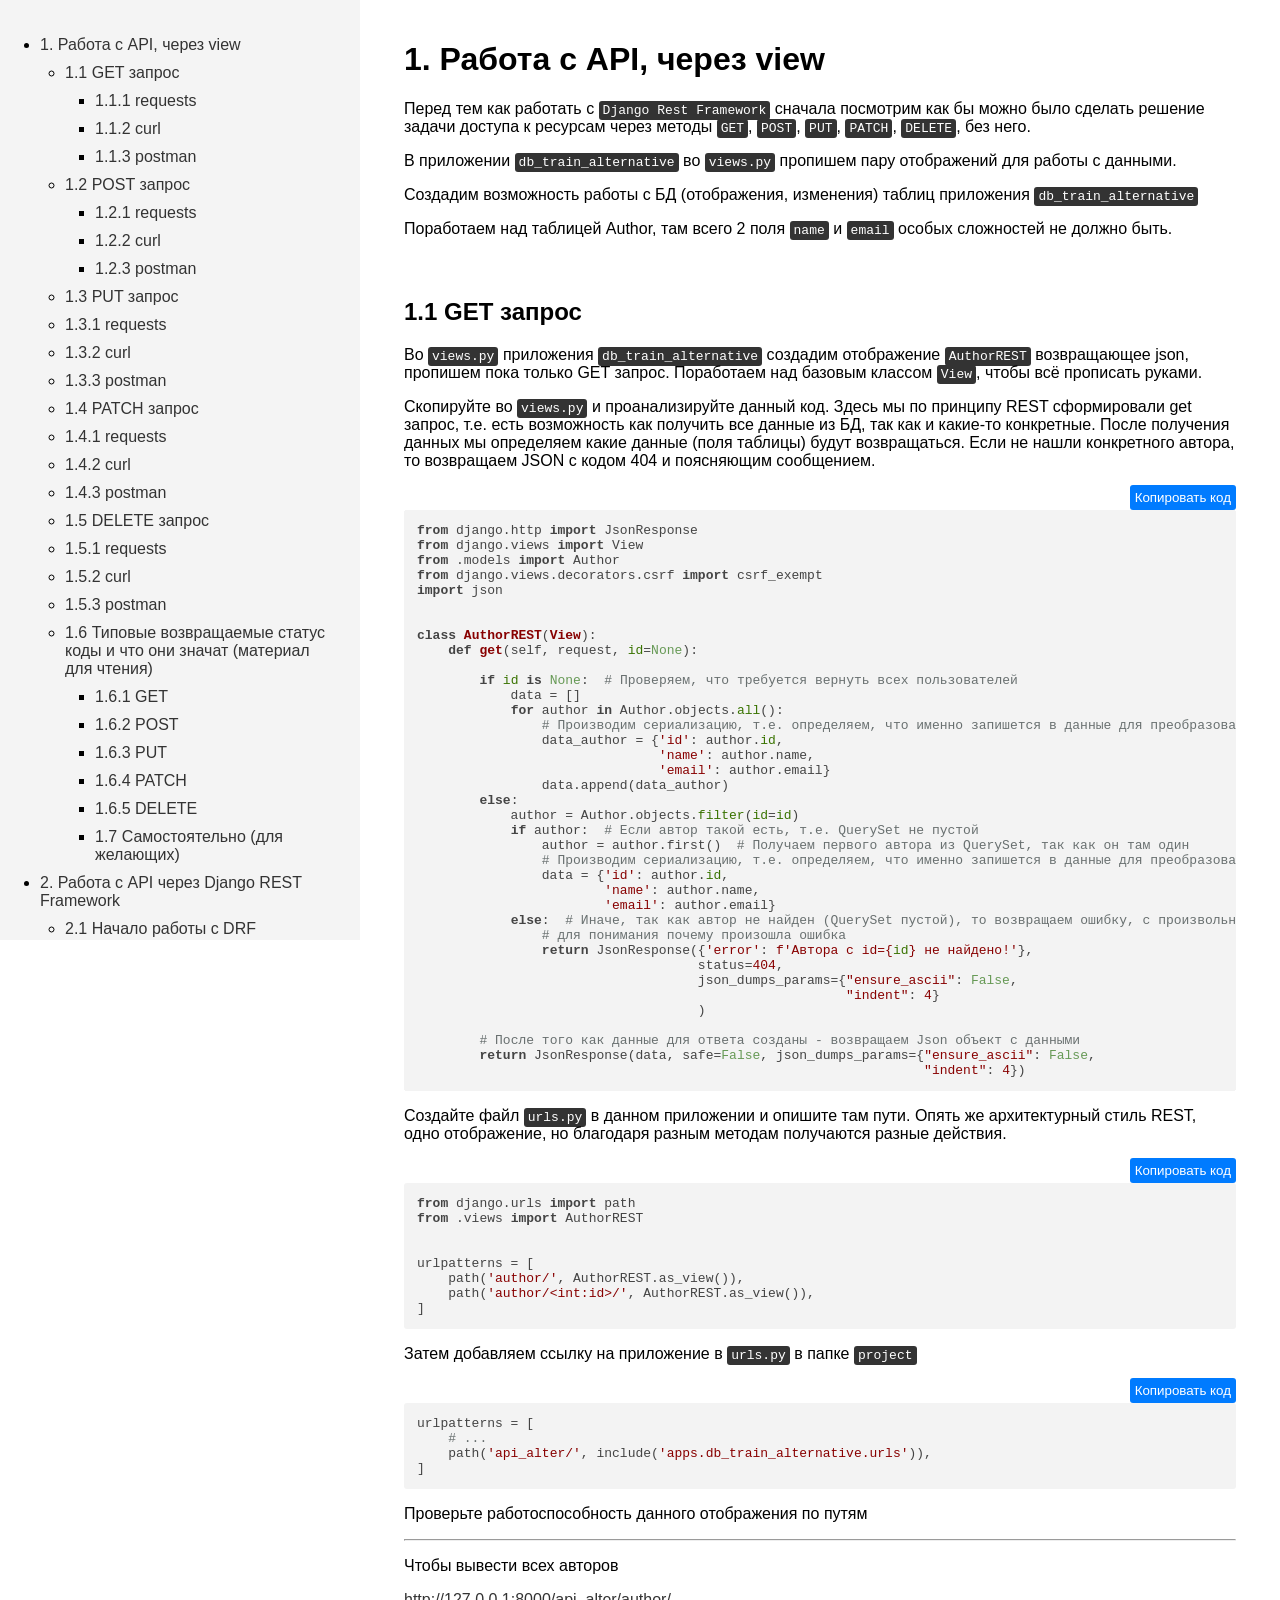
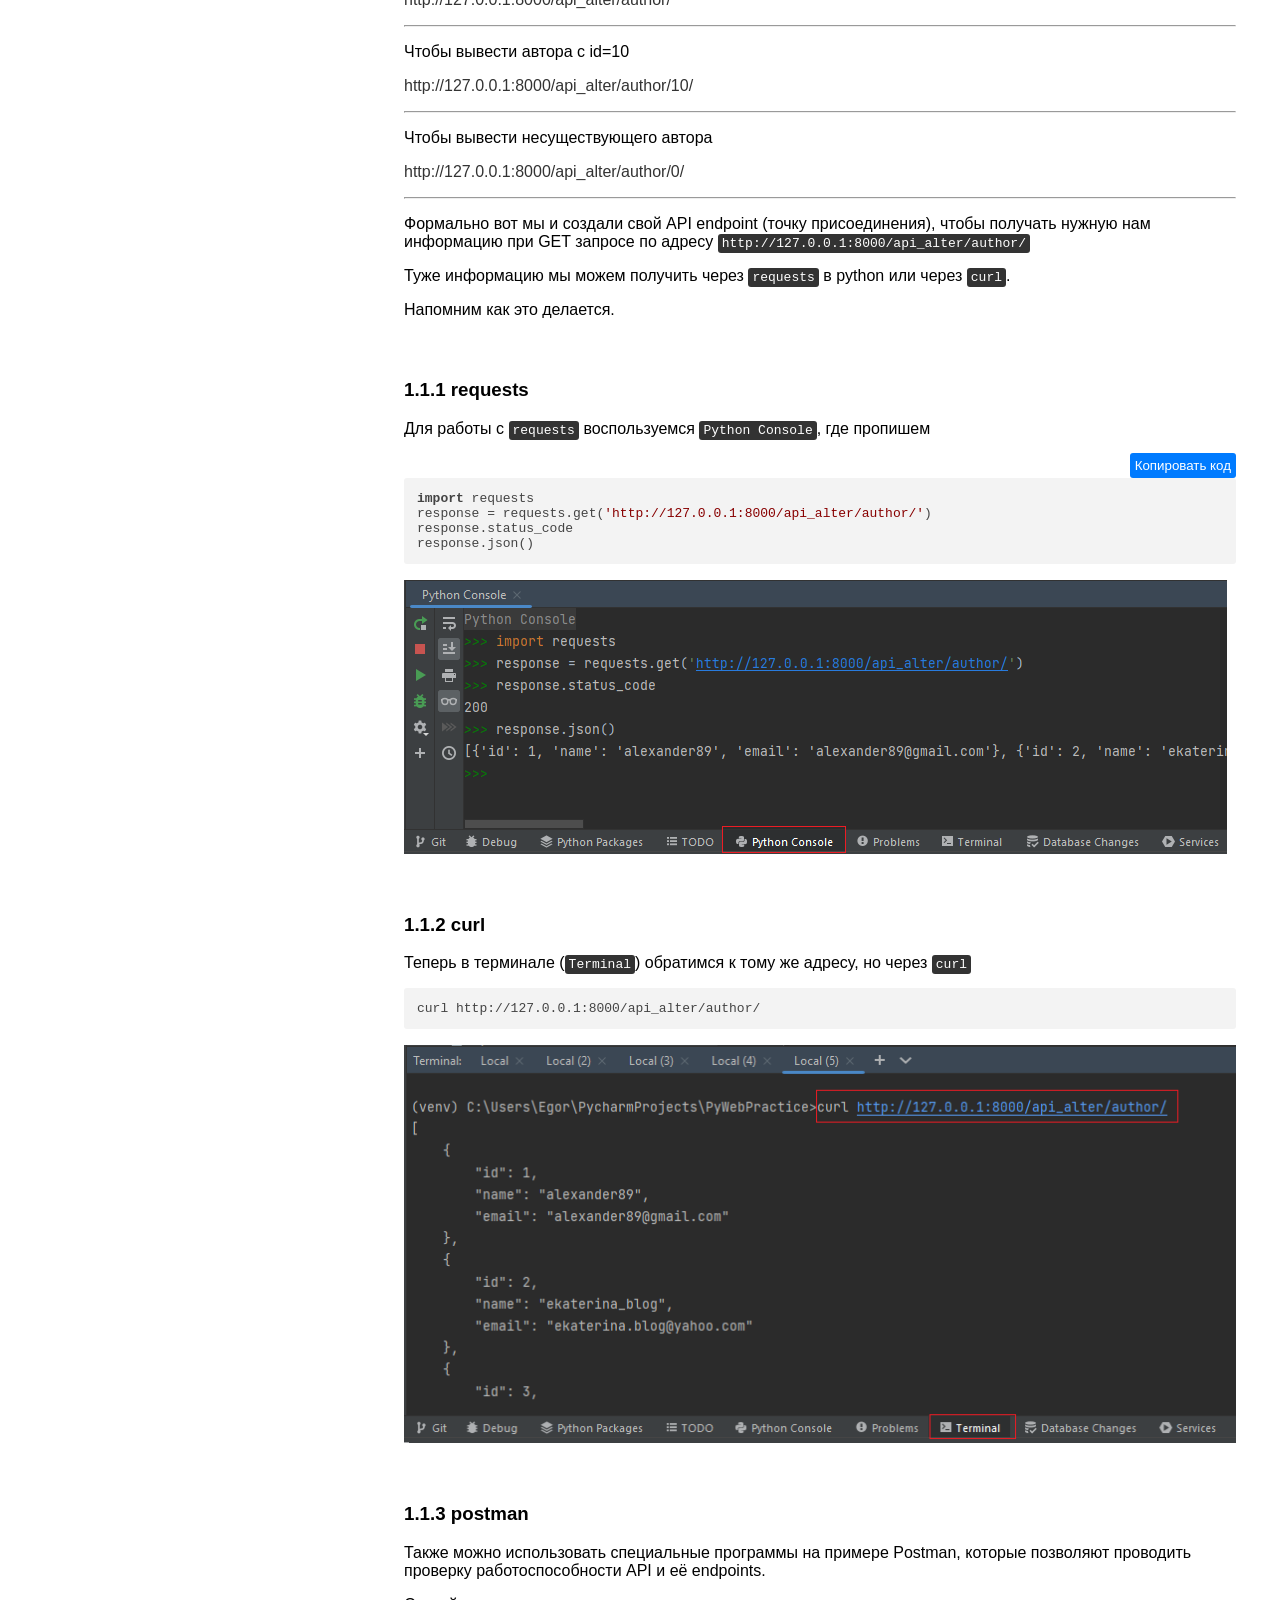
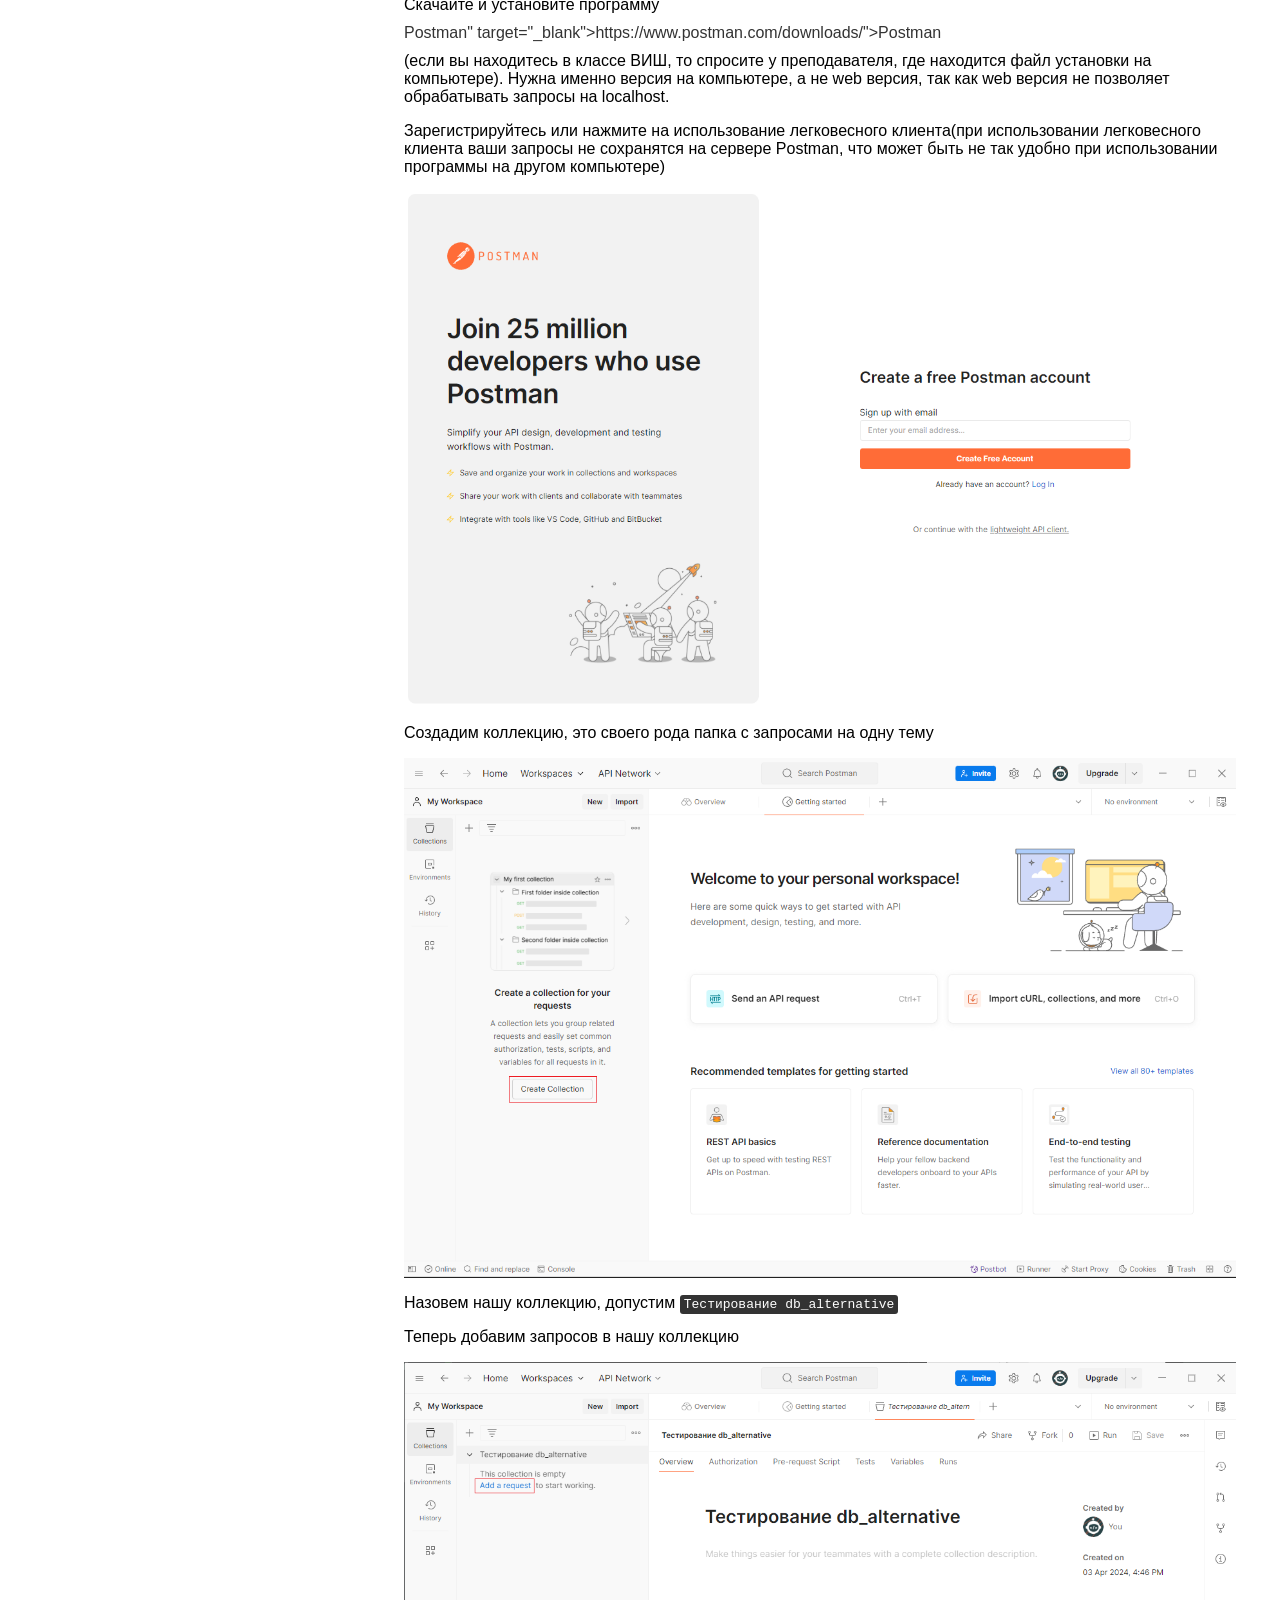
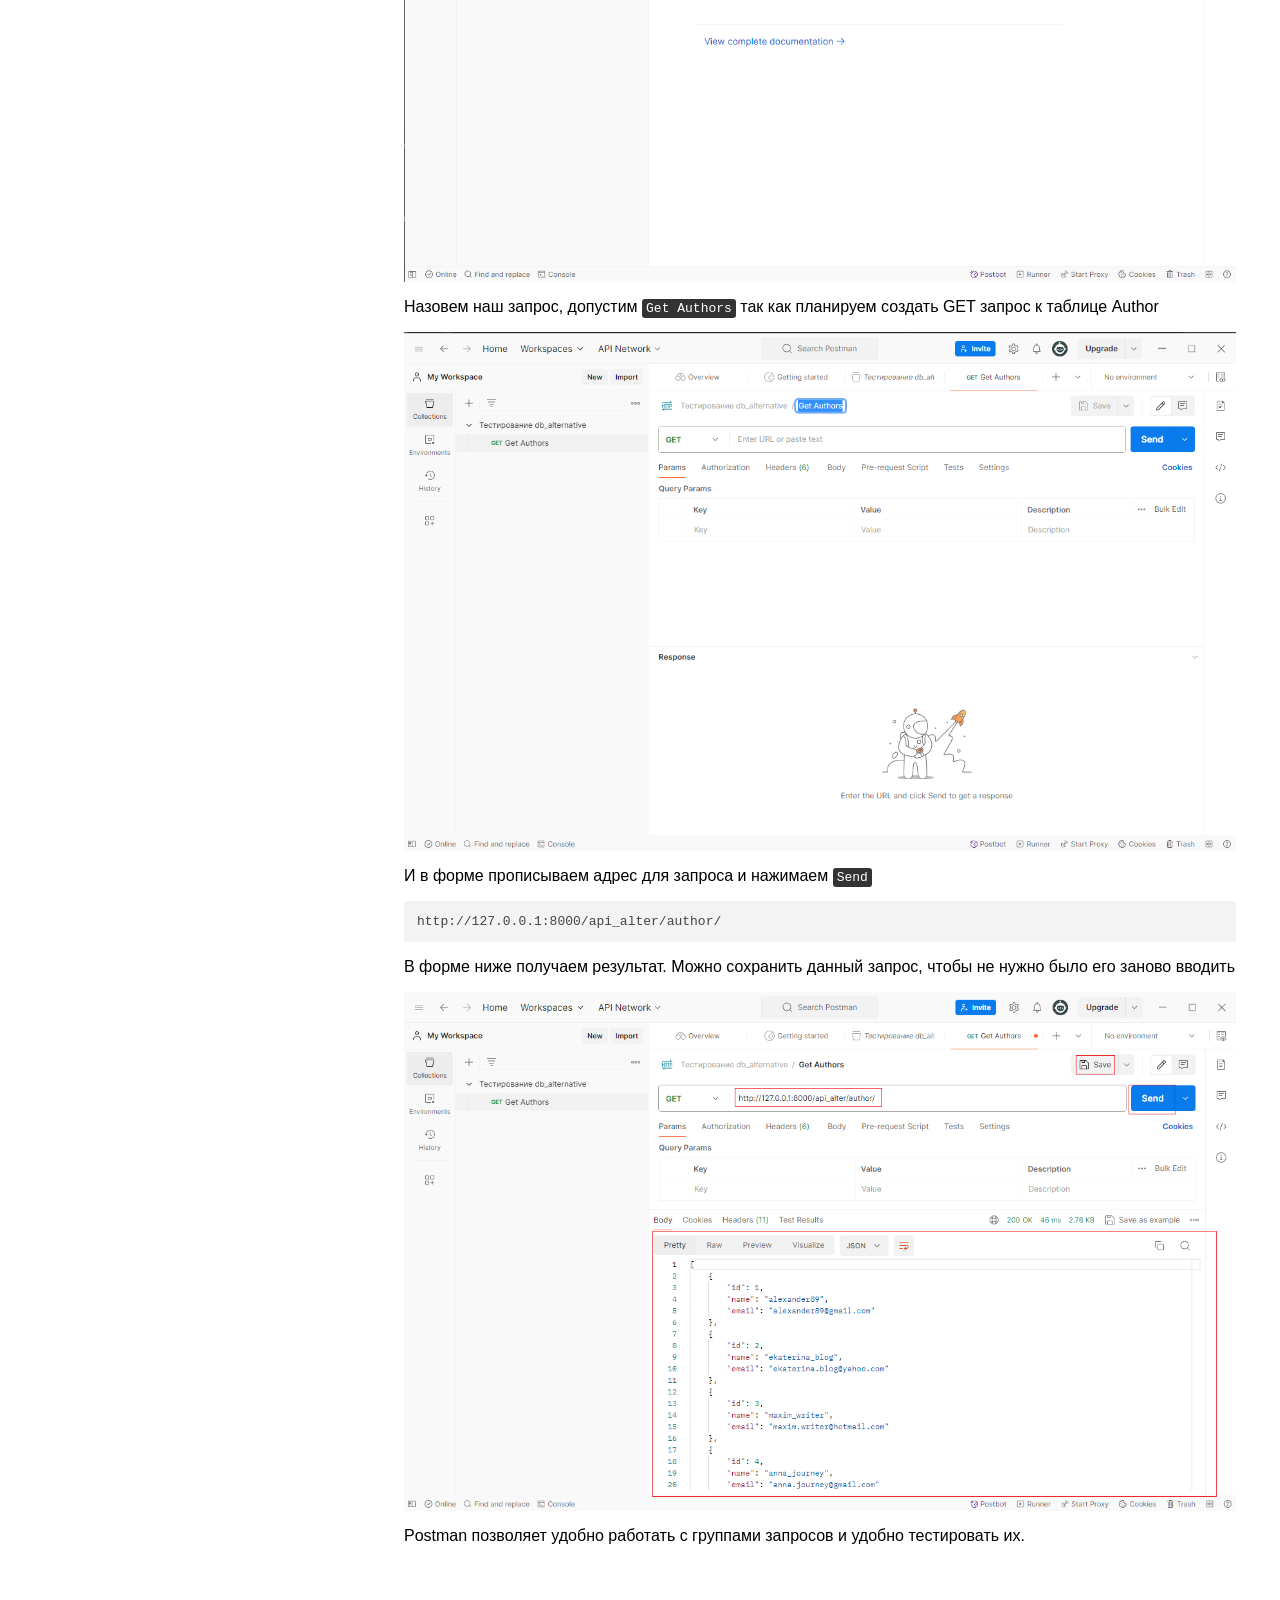
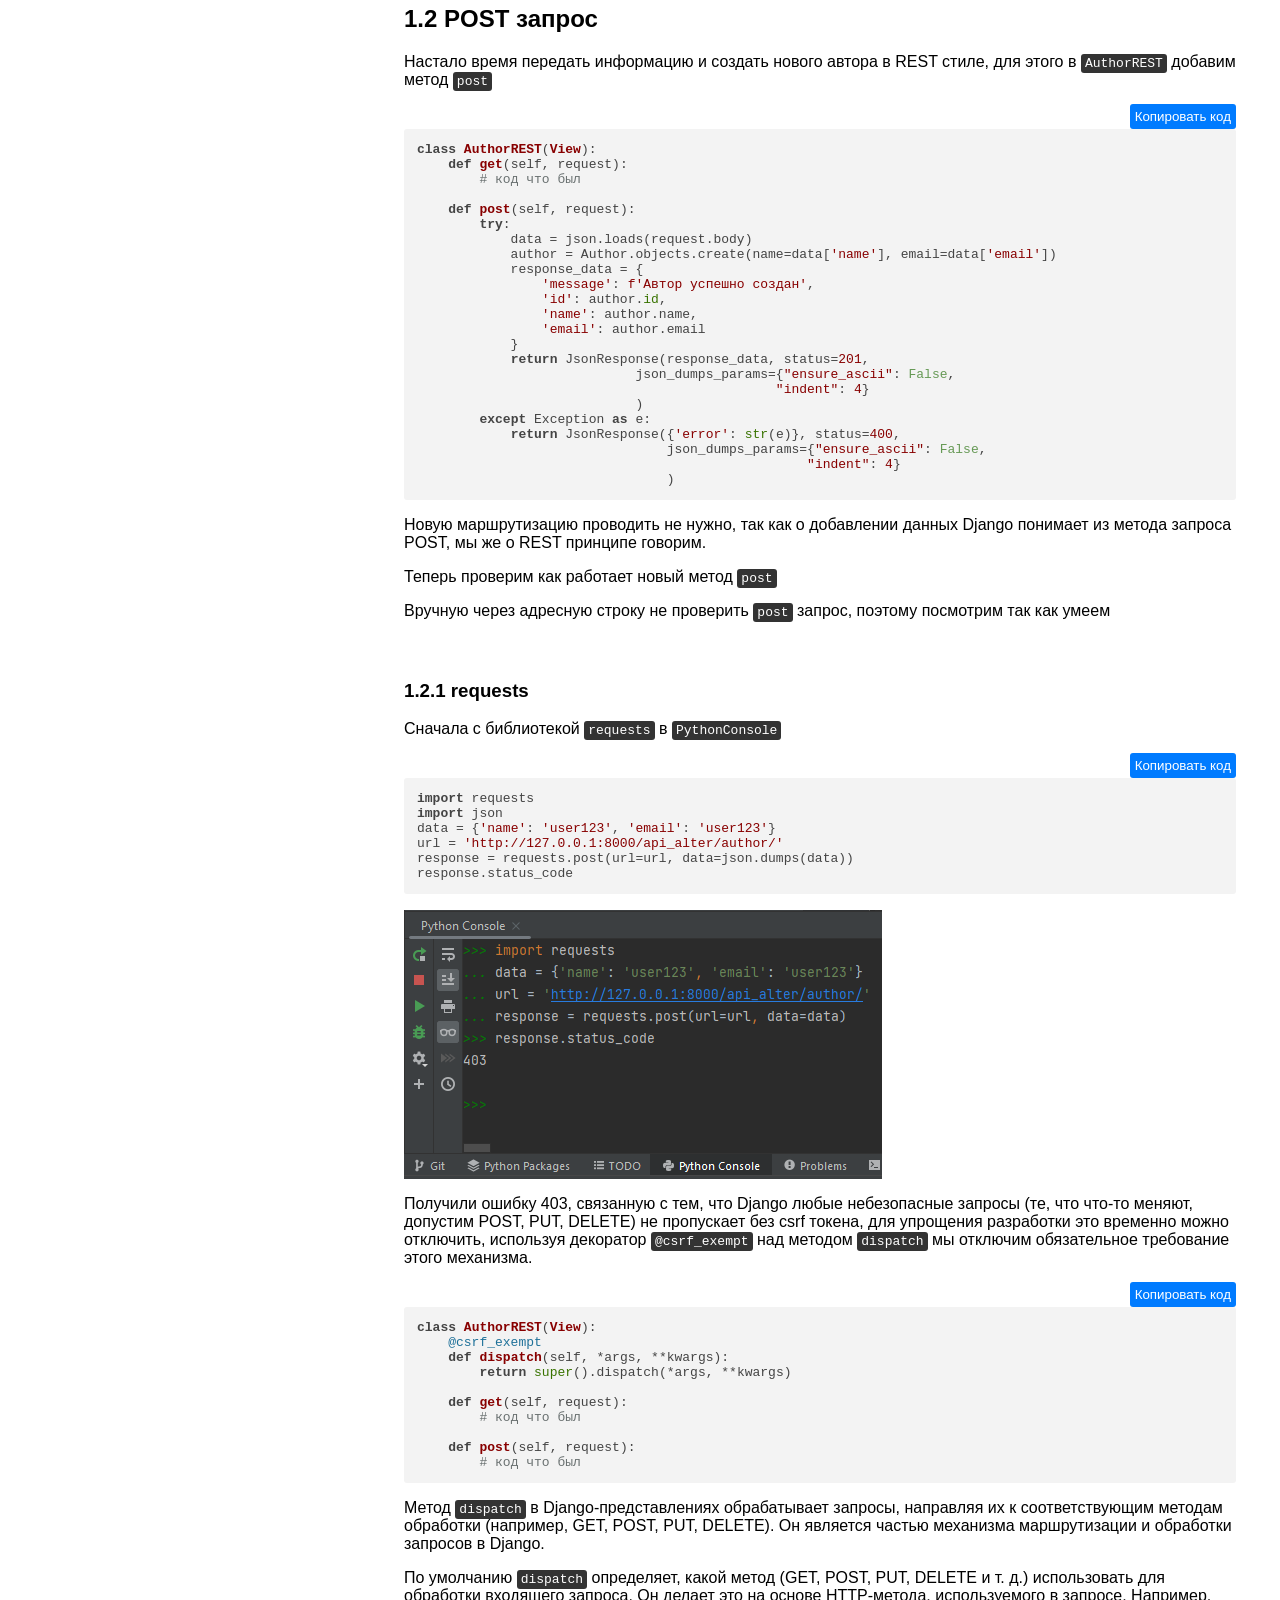
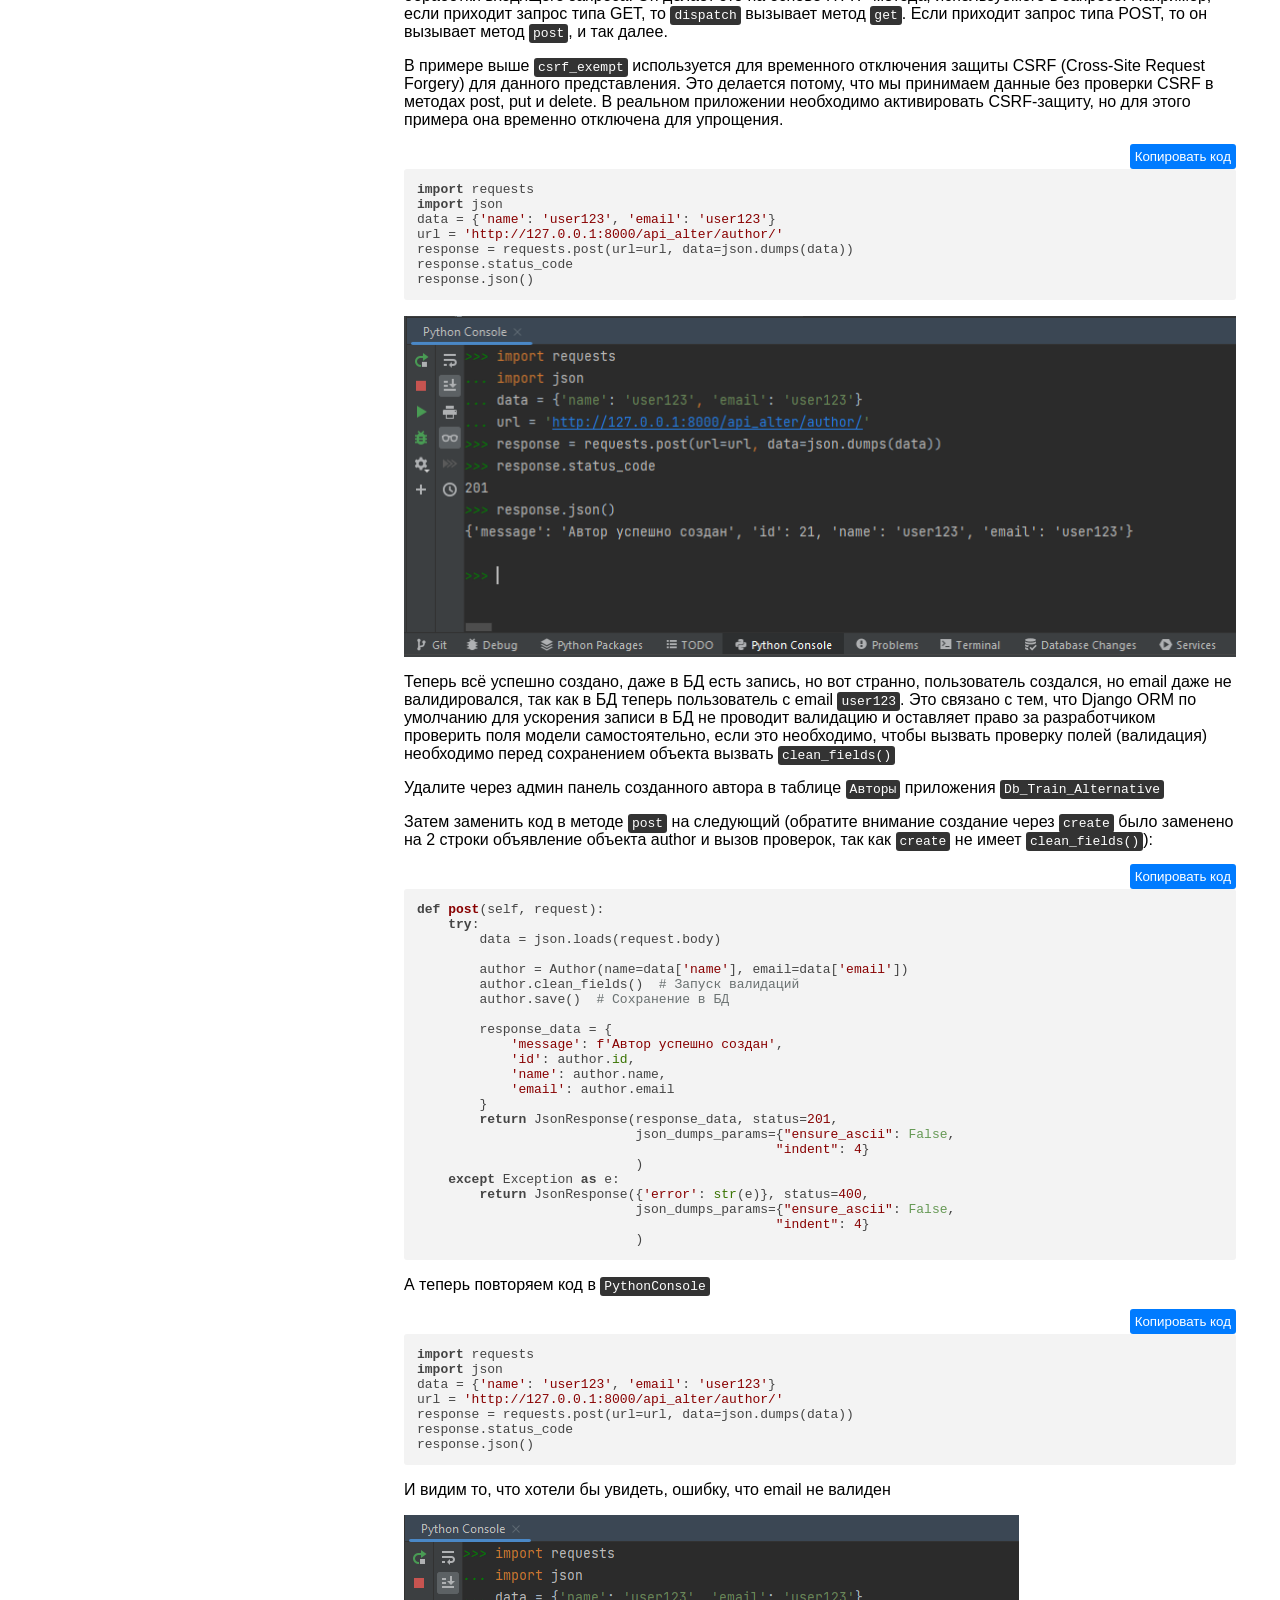
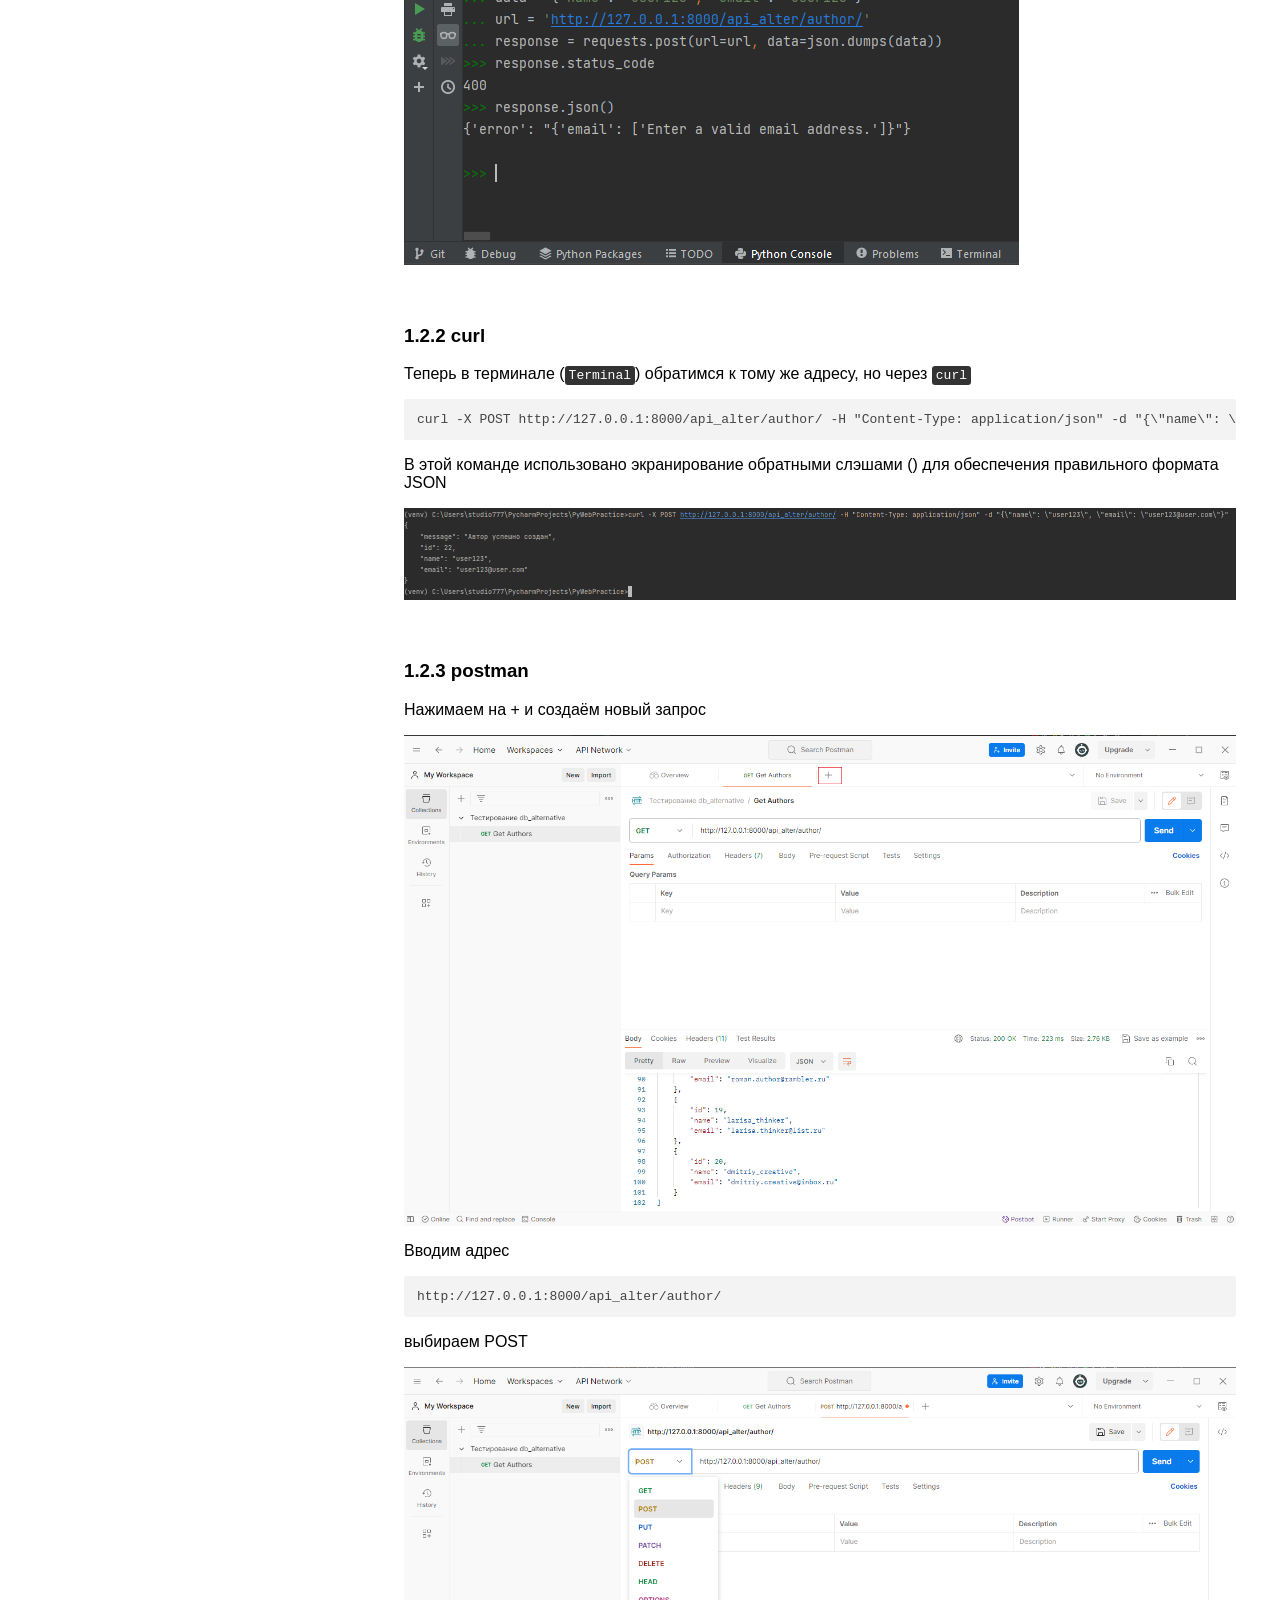
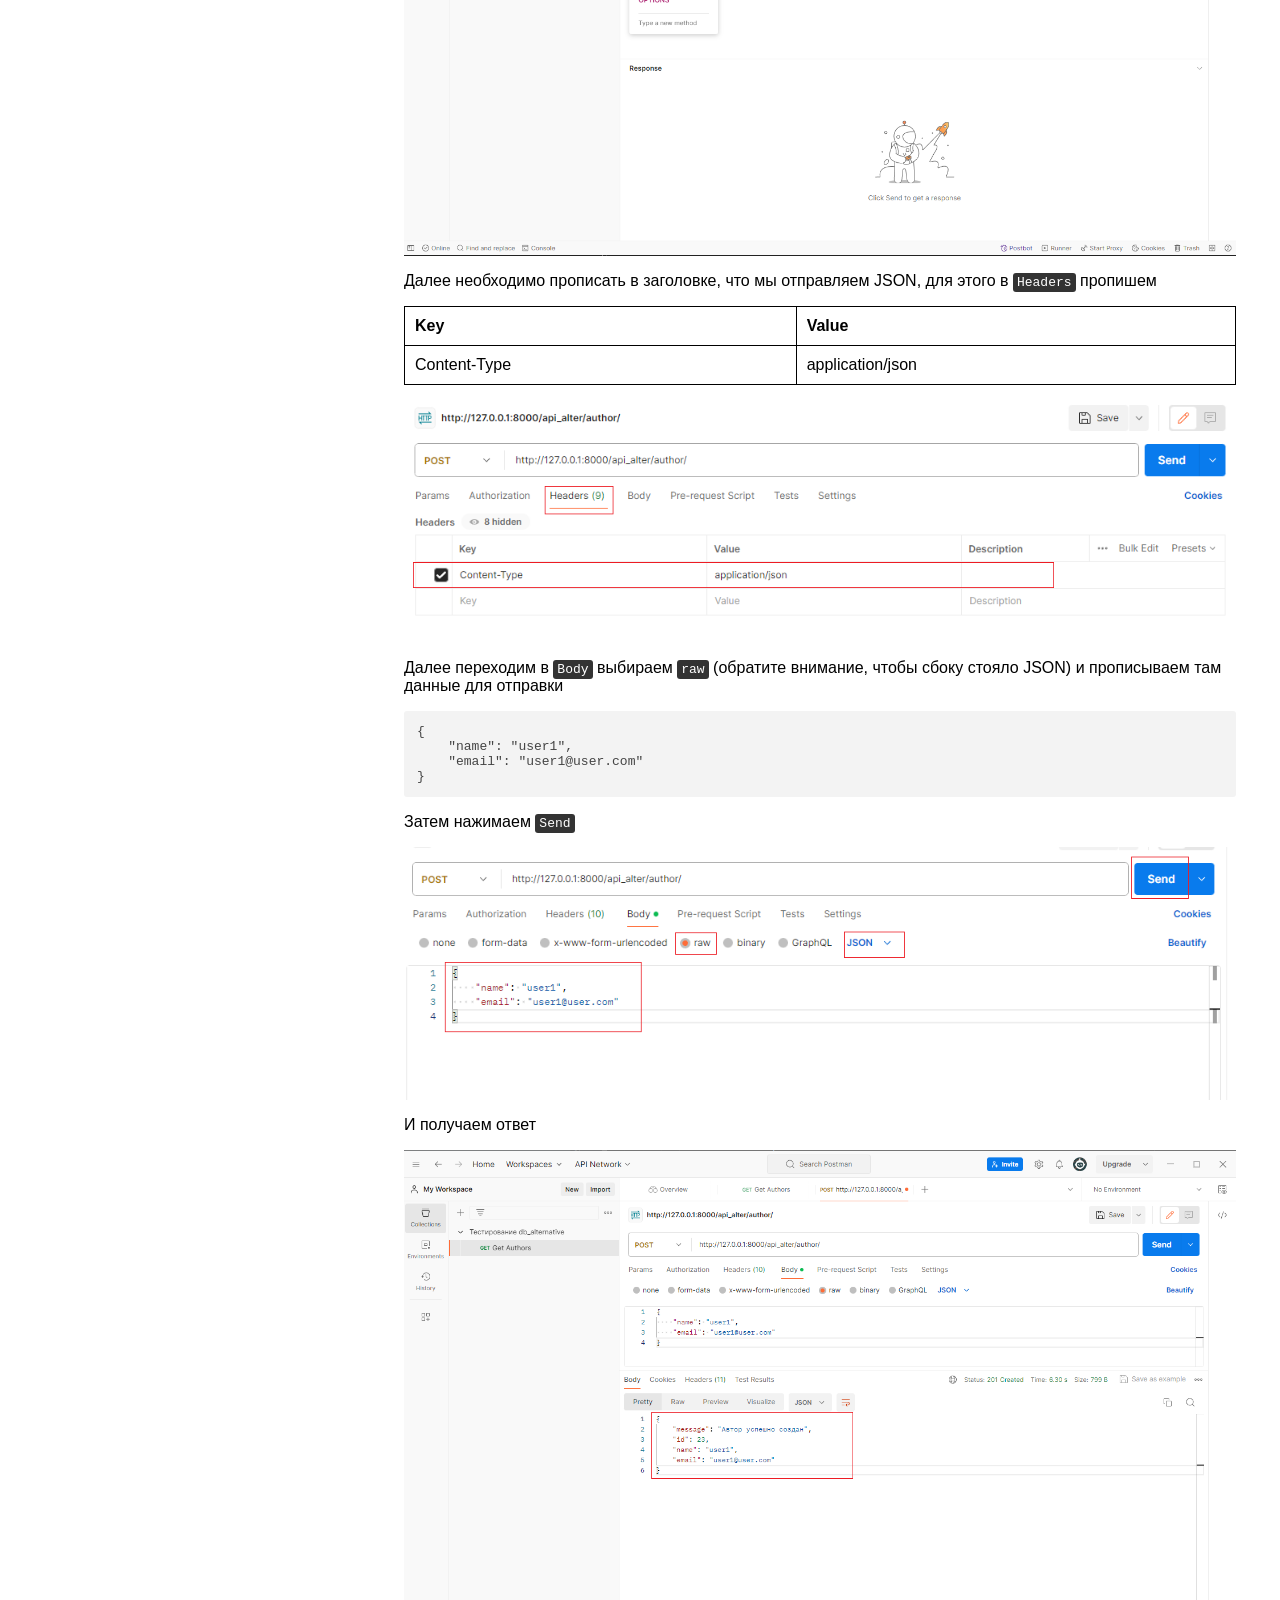
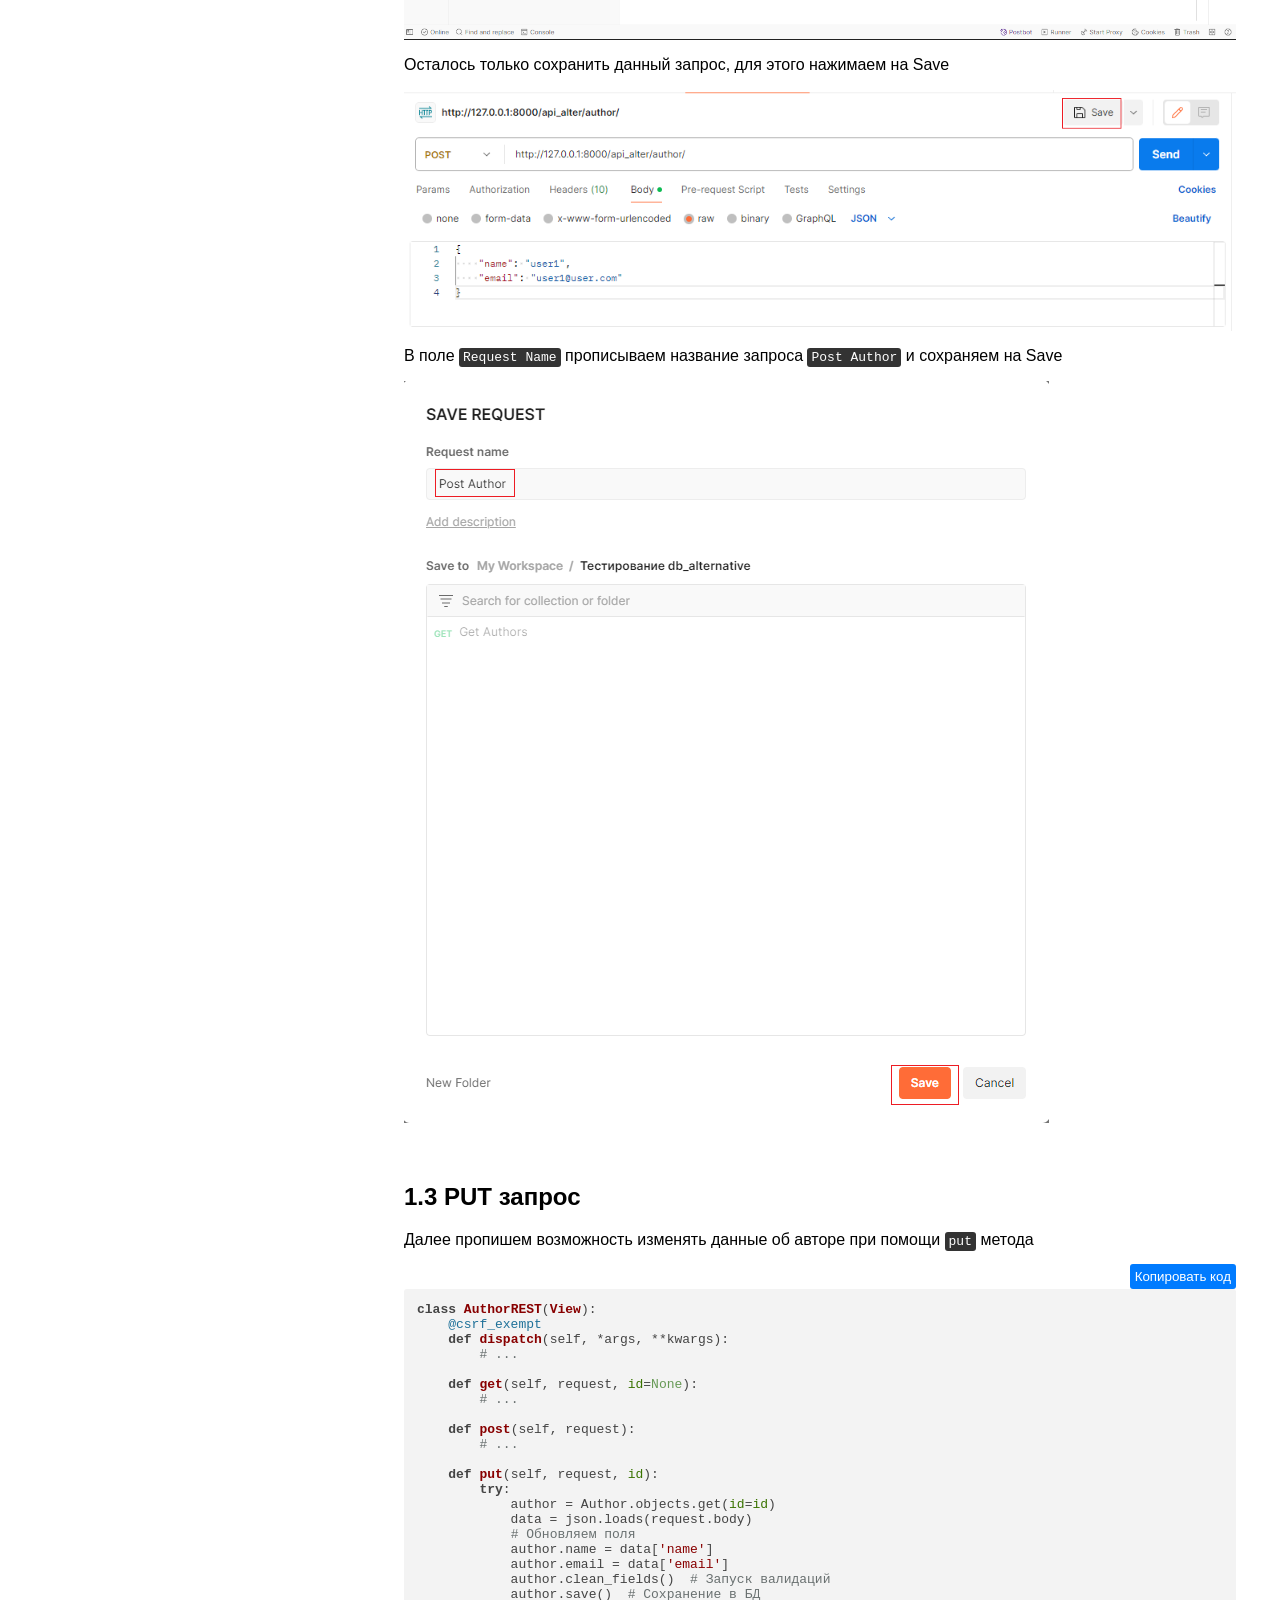
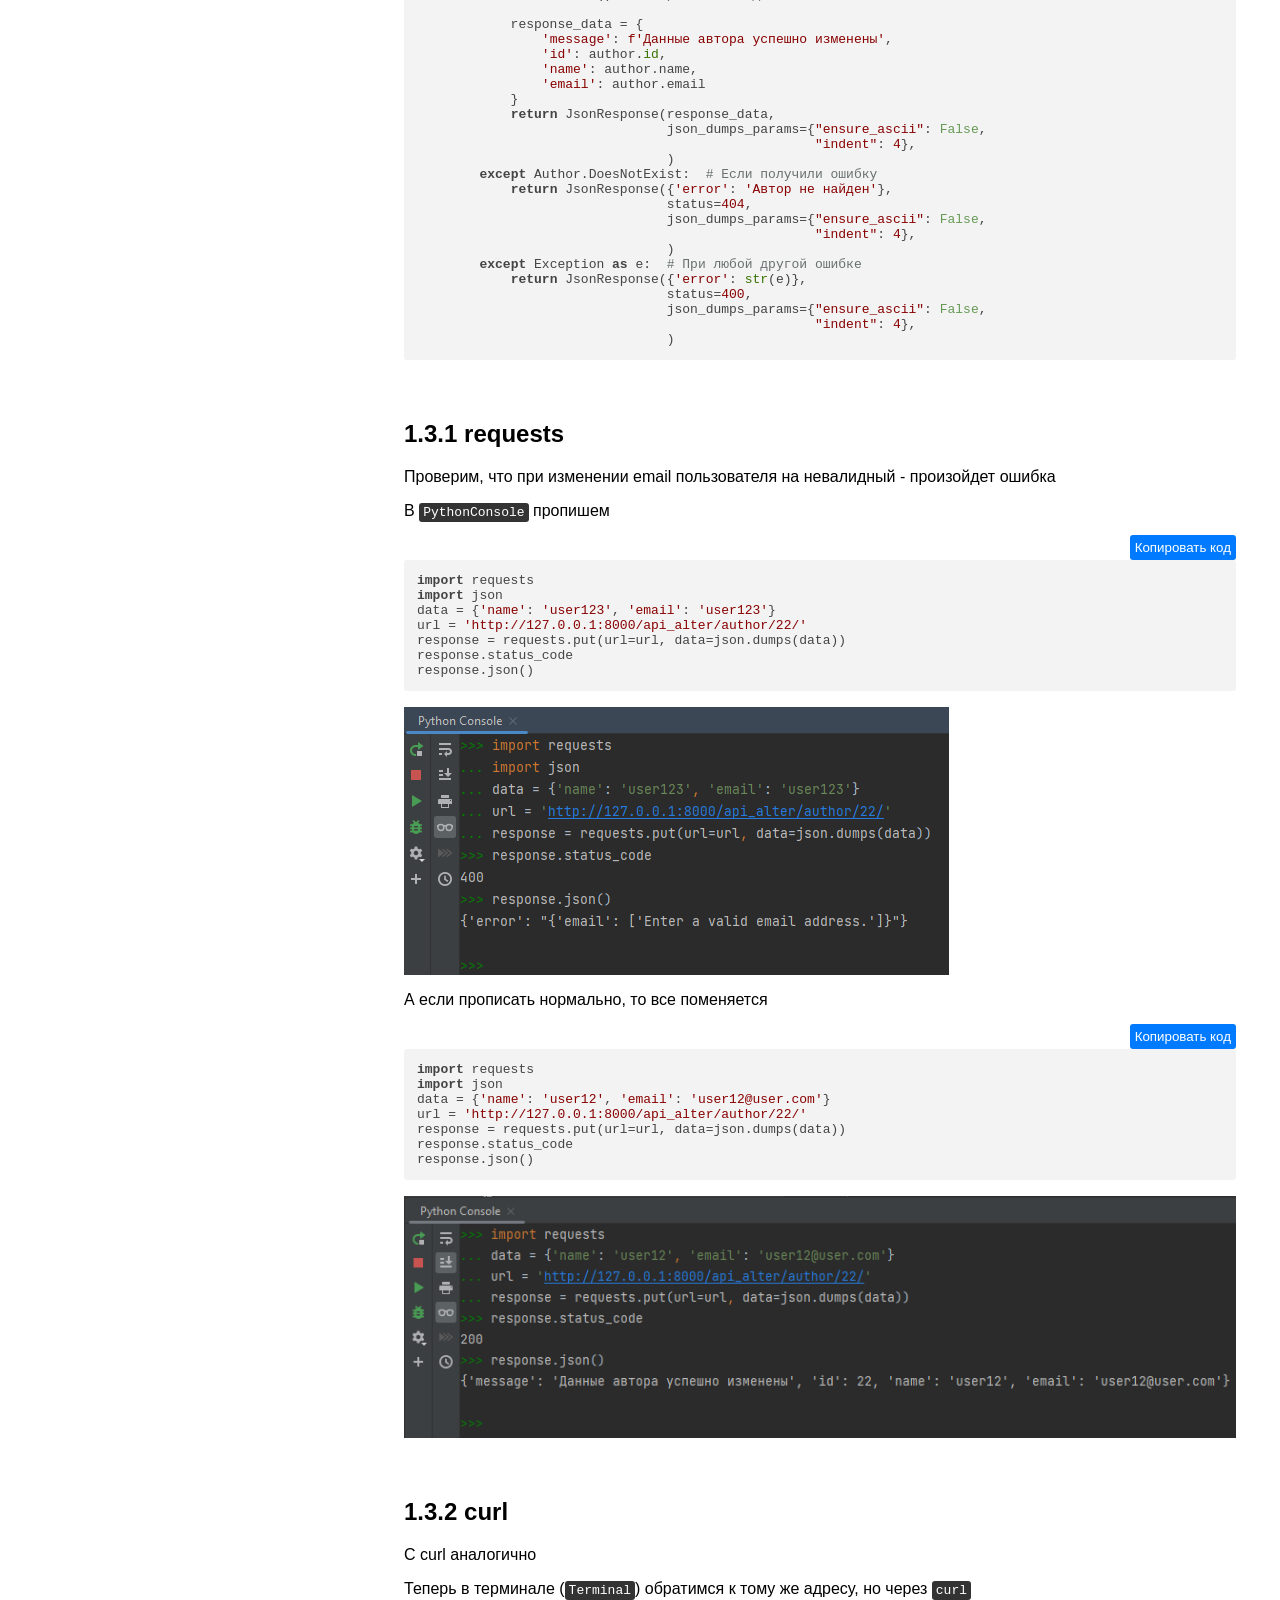
<file: tasks/lab3/readme.html>
<html>
        <head>
            <meta charset="UTF-8">
            <meta name="viewport" content="width=device-width, initial-scale=1.0">
            <title>Оглавление</title>

            <link rel="stylesheet" href="/js_css/main.css">
            <link rel="stylesheet" href="/js_css/default.min.css">
            <!-- Подключаем js -->
            <script src="/js_css/copy.js"></script>
            <script src="/js_css/highlight.min.js"></script>
            <script>hljs.highlightAll();</script>
        </head>
        <body>
            <div class="sidebar">
<ul>
<li><a href="#1-api-view">1. Работа с API, через view</a><ul>
<li><a href="#11-get">1.1 GET запрос</a><ul>
<li><a href="#111-requests">1.1.1 requests</a></li>
<li><a href="#112-curl">1.1.2 curl</a></li>
<li><a href="#113-postman">1.1.3 postman</a></li>
</ul>
</li>
<li><a href="#12-post">1.2 POST запрос</a><ul>
<li><a href="#121-requests">1.2.1 requests</a></li>
<li><a href="#122-curl">1.2.2 curl</a></li>
<li><a href="#123-postman">1.2.3 postman</a></li>
</ul>
</li>
<li><a href="#13-put">1.3 PUT запрос</a></li>
<li><a href="#131-requests">1.3.1 requests</a></li>
<li><a href="#132-curl">1.3.2 curl</a></li>
<li><a href="#133-postman">1.3.3 postman</a></li>
<li><a href="#14-patch">1.4 PATCH запрос</a></li>
<li><a href="#141-requests">1.4.1 requests</a></li>
<li><a href="#142-curl">1.4.2 curl</a></li>
<li><a href="#143-postman">1.4.3 postman</a></li>
<li><a href="#15-delete">1.5 DELETE запрос</a></li>
<li><a href="#151-requests">1.5.1 requests</a></li>
<li><a href="#152-curl">1.5.2 curl</a></li>
<li><a href="#153-postman">1.5.3 postman</a></li>
<li><a href="#16">1.6 Типовые возвращаемые статус коды и что они значат (материал для чтения)</a><ul>
<li><a href="#161-get">1.6.1 GET</a></li>
<li><a href="#162-post">1.6.2 POST</a></li>
<li><a href="#163-put">1.6.3 PUT</a></li>
<li><a href="#164-patch">1.6.4 PATCH</a></li>
<li><a href="#165-delete">1.6.5 DELETE</a></li>
<li><a href="#17">1.7 Самостоятельно (для желающих)</a></li>
</ul>
</li>
</ul>
</li>
<li><a href="#2-api-django-rest-framework">2. Работа с API через Django REST Framework</a><ul>
<li><a href="#21-drf">2.1 Начало работы с DRF</a></li>
<li><a href="#22-api">2.2 Алгоритм создания точки доступа к API</a><ul>
<li><a href="#221">2.2.1 Создание сериализатора</a></li>
<li><a href="#222">2.2.2 Создание представления</a></li>
<li><a href="#223-url-routing">2.2.3 Настройка маршрутизации (URL Routing)</a></li>
</ul>
</li>
<li><a href="#23">2.3 Проверка маршрутов</a></li>
<li><a href="#24">2.4 Сериализатор модели</a></li>
</ul>
</li>
<li><a href="#_1">Практика окончена</a></li>
</ul>
</div>
<div class="content">
<h1 id="1-api-view">1. Работа с API, через view</h1>
<p>Перед тем как работать с <code>Django Rest Framework</code> сначала посмотрим как бы можно было сделать
решение задачи доступа к ресурсам через методы <code>GET</code>, <code>POST</code>, <code>PUT</code>, <code>PATCH</code>, <code>DELETE</code>, без него.</p>
<p>В приложении <code>db_train_alternative</code> во <code>views.py</code> пропишем пару отображений для работы с данными.</p>
<p>Создадим возможность работы с БД (отображения, изменения) таблиц приложения <code>db_train_alternative</code></p>
<p>Поработаем над таблицей Author, там всего 2 поля <code>name</code> и <code>email</code> особых сложностей не должно быть.</p>
<h2 id="11-get">1.1 GET запрос</h2>
<p>Во <code>views.py</code> приложения <code>db_train_alternative</code> создадим отображение <code>AuthorREST</code> возвращающее json,
пропишем пока только GET запрос. Поработаем над базовым классом <code>View</code>, чтобы всё прописать руками.</p>
<p>Скопируйте во <code>views.py</code> и проанализируйте данный код. Здесь мы по принципу REST сформировали get запрос, т.е.
есть возможность как получить все данные из БД, так как и какие-то конкретные. После получения данных мы определяем какие
данные (поля таблицы) будут возвращаться. Если не нашли конкретного автора, то возвращаем JSON с кодом 404 и поясняющим сообщением.</p>
<div class="code-container"><pre class="highlight"><code class="language-python linenums" id="code-block-1">from django.http import JsonResponse
from django.views import View
from .models import Author
from django.views.decorators.csrf import csrf_exempt
import json


class AuthorREST(View):
    def get(self, request, id=None):

        if id is None:  # Проверяем, что требуется вернуть всех пользователей
            data = []
            for author in Author.objects.all():
                # Производим сериализацию, т.е. определяем, что именно запишется в данные для преобразования в JSON
                data_author = {'id': author.id,
                               'name': author.name,
                               'email': author.email}
                data.append(data_author)
        else:
            author = Author.objects.filter(id=id)
            if author:  # Если автор такой есть, т.е. QuerySet не пустой
                author = author.first()  # Получаем первого автора из QuerySet, так как он там один
                # Производим сериализацию, т.е. определяем, что именно запишется в данные для преобразования в JSON
                data = {'id': author.id,
                        'name': author.name,
                        'email': author.email}
            else:  # Иначе, так как автор не найден (QuerySet пустой), то возвращаем ошибку, с произвольным текстом,
                # для понимания почему произошла ошибка
                return JsonResponse({'error': f'Автора с id={id} не найдено!'},
                                    status=404,
                                    json_dumps_params={&quot;ensure_ascii&quot;: False,
                                                       &quot;indent&quot;: 4}
                                    )

        # После того как данные для ответа созданы - возвращаем Json объект с данными
        return JsonResponse(data, safe=False, json_dumps_params={&quot;ensure_ascii&quot;: False,
                                                                 &quot;indent&quot;: 4})
</code></pre><button class="copy-button" onclick="copyCode('code-block-1')">Копировать код</button></div>

<p>Создайте файл <code>urls.py</code> в данном приложении и опишите там пути. Опять же архитектурный стиль REST, одно отображение, но благодаря
разным методам получаются разные действия.</p>
<div class="code-container"><pre class="highlight"><code class="language-python linenums" id="code-block-2">from django.urls import path
from .views import AuthorREST


urlpatterns = [
    path('author/', AuthorREST.as_view()),
    path('author/&lt;int:id&gt;/', AuthorREST.as_view()),
]
</code></pre><button class="copy-button" onclick="copyCode('code-block-2')">Копировать код</button></div>

<p>Затем добавляем ссылку на приложение в <code>urls.py</code> в папке <code>project</code></p>
<div class="code-container"><pre class="highlight"><code class="language-python linenums" id="code-block-3">urlpatterns = [
    # ...
    path('api_alter/', include('apps.db_train_alternative.urls')),
]
</code></pre><button class="copy-button" onclick="copyCode('code-block-3')">Копировать код</button></div>

<p>Проверьте работоспособность данного отображения по путям</p>
<hr />
<p>Чтобы вывести всех авторов</p>
<p><a href="http://127.0.0.1:8000/api_alter/author/" target="_blank">http://127.0.0.1:8000/api_alter/author/</a></p>
<hr />
<p>Чтобы вывести автора с id=10</p>
<p><a href="http://127.0.0.1:8000/api_alter/author/10/" target="_blank">http://127.0.0.1:8000/api_alter/author/10/</a></p>
<hr />
<p>Чтобы вывести несуществующего автора</p>
<p><a href="http://127.0.0.1:8000/api_alter/author/0/" target="_blank">http://127.0.0.1:8000/api_alter/author/0/</a></p>
<hr />
<p>Формально вот мы и создали свой API endpoint (точку присоединения), чтобы получать нужную нам информацию при GET запросе по адресу
<code>http://127.0.0.1:8000/api_alter/author/</code></p>
<p>Туже информацию мы можем получить через <code>requests</code> в python или через <code>curl</code>.</p>
<p>Напомним как это делается.</p>
<h3 id="111-requests">1.1.1 requests</h3>
<p>Для работы с <code>requests</code> воспользуемся <code>Python Console</code>, где пропишем</p>
<div class="code-container"><pre class="highlight"><code class="language-python linenums" id="code-block-4">import requests
response = requests.get('<a href="http://127.0.0.1:8000/api_alter/author/')" target="_blank">http://127.0.0.1:8000/api_alter/author/')</a>
response.status_code
response.json()
</code></pre><button class="copy-button" onclick="copyCode('code-block-4')">Копировать код</button></div>

<p><img alt="img.png" src="pic/img.png" /></p>
<h3 id="112-curl">1.1.2 curl</h3>
<p>Теперь в терминале (<code>Terminal</code>) обратимся к тому же адресу, но через <code>curl</code></p>
<pre class="highlight"><code class="language-text linenums">curl <a href="http://127.0.0.1:8000/api_alter/author/" target="_blank">http://127.0.0.1:8000/api_alter/author/</a>
</code></pre>

<p><img alt="img_1.png" src="pic/img_1.png" /></p>
<h3 id="113-postman">1.1.3 postman</h3>
<p>Также можно использовать специальные программы на примере Postman, которые позволяют проводить проверку работоспособности
API и её endpoints. </p>
<p>Скачайте и установите программу <a href="<a href="https://www.postman.com/downloads/">Postman" target="_blank">https://www.postman.com/downloads/">Postman</a></a> (если вы находитесь в классе ВИШ, то спросите у преподавателя,
где находится файл установки на компьютере). Нужна именно версия на компьютере, а не web версия, так как web версия не позволяет
обрабатывать запросы на localhost.</p>
<p>Зарегистрируйтесь или нажмите на использование легковесного клиента(при использовании легковесного клиента ваши запросы не сохранятся
на сервере Postman, что может быть не так удобно при использовании программы на другом компьютере)</p>
<p><img alt="img_2.png" src="pic/img_2.png" /></p>
<p>Создадим коллекцию, это своего рода папка с запросами на одну тему</p>
<p><img alt="img_3.png" src="pic/img_3.png" /></p>
<p>Назовем нашу коллекцию, допустим <code>Тестирование db_alternative</code></p>
<p>Теперь добавим запросов в нашу коллекцию</p>
<p><img alt="img_4.png" src="pic/img_4.png" /></p>
<p>Назовем наш запрос, допустим <code>Get Authors</code> так как планируем создать GET запрос к таблице Author</p>
<p><img alt="img_5.png" src="pic/img_5.png" /></p>
<p>И в форме прописываем адрес для запроса и нажимаем <code>Send</code></p>
<pre class="highlight"><code class="language-text linenums"><a href="http://127.0.0.1:8000/api_alter/author/" target="_blank">http://127.0.0.1:8000/api_alter/author/</a>
</code></pre>

<p>В форме ниже получаем результат. Можно сохранить данный запрос, чтобы не нужно было его заново вводить</p>
<p><img alt="img_6.png" src="pic/img_6.png" /></p>
<p>Postman позволяет удобно работать с группами запросов и удобно тестировать их.</p>
<h2 id="12-post">1.2 POST запрос</h2>
<p>Настало время передать информацию и создать нового автора в REST стиле, для этого в <code>AuthorREST</code> добавим метод <code>post</code></p>
<div class="code-container"><pre class="highlight"><code class="language-python linenums" id="code-block-5">class AuthorREST(View):
    def get(self, request):
        # код что был

    def post(self, request):
        try:
            data = json.loads(request.body)
            author = Author.objects.create(name=data['name'], email=data['email'])
            response_data = {
                'message': f'Автор успешно создан',
                'id': author.id,
                'name': author.name,
                'email': author.email
            }
            return JsonResponse(response_data, status=201,
                            json_dumps_params={&quot;ensure_ascii&quot;: False,
                                              &quot;indent&quot;: 4}
                            )
        except Exception as e:
            return JsonResponse({'error': str(e)}, status=400,
                                json_dumps_params={&quot;ensure_ascii&quot;: False,
                                                  &quot;indent&quot;: 4}
                                )
</code></pre><button class="copy-button" onclick="copyCode('code-block-5')">Копировать код</button></div>

<p>Новую маршрутизацию проводить не нужно, так как о добавлении данных Django понимает из метода запроса POST, мы же о 
REST принципе говорим.</p>
<p>Теперь проверим как работает новый метод <code>post</code></p>
<p>Вручную через адресную строку не проверить <code>post</code> запрос, поэтому посмотрим так как умеем</p>
<h3 id="121-requests">1.2.1 requests</h3>
<p>Сначала с библиотекой <code>requests</code> в <code>PythonConsole</code></p>
<div class="code-container"><pre class="highlight"><code class="language-python linenums" id="code-block-6">import requests
import json
data = {'name': 'user123', 'email': 'user123'}
url = '<a href="http://127.0.0.1:8000/api_alter/author/'" target="_blank">http://127.0.0.1:8000/api_alter/author/'</a>
response = requests.post(url=url, data=json.dumps(data))
response.status_code
</code></pre><button class="copy-button" onclick="copyCode('code-block-6')">Копировать код</button></div>

<p><img alt="img_7.png" src="pic/img_7.png" /></p>
<p>Получили ошибку 403, связанную с тем, что Django любые небезопасные запросы (те, что что-то меняют, допустим POST, PUT, DELETE)
не пропускает без csrf токена, для упрощения разработки это временно можно отключить, используя декоратор <code>@csrf_exempt</code> над методом <code>dispatch</code>
мы отключим обязательное требование этого механизма.</p>
<div class="code-container"><pre class="highlight"><code class="language-python linenums" id="code-block-7">class AuthorREST(View):
    @csrf_exempt
    def dispatch(self, *args, **kwargs):
        return super().dispatch(*args, **kwargs)

    def get(self, request):
        # код что был

    def post(self, request):
        # код что был
</code></pre><button class="copy-button" onclick="copyCode('code-block-7')">Копировать код</button></div>

<p>Метод <code>dispatch</code> в Django-представлениях обрабатывает запросы, направляя их к соответствующим методам обработки (например, GET, POST, PUT, DELETE). 
Он является частью механизма маршрутизации и обработки запросов в Django.</p>
<p>По умолчанию <code>dispatch</code> определяет, какой метод (GET, POST, PUT, DELETE и т. д.) использовать для обработки входящего запроса. 
Он делает это на основе HTTP-метода, используемого в запросе. Например, если приходит запрос типа GET, то <code>dispatch</code> вызывает метод <code>get</code>. 
Если приходит запрос типа POST, то он вызывает метод <code>post</code>, и так далее.</p>
<p>В примере выше <code>csrf_exempt</code> используется для временного отключения защиты CSRF (Cross-Site Request Forgery) для данного представления. 
Это делается потому, что мы принимаем данные без проверки CSRF в методах post, put и delete. 
В реальном приложении необходимо активировать CSRF-защиту, но для этого примера она временно отключена для упрощения.</p>
<div class="code-container"><pre class="highlight"><code class="language-python linenums" id="code-block-8">import requests
import json
data = {'name': 'user123', 'email': 'user123'}
url = '<a href="http://127.0.0.1:8000/api_alter/author/'" target="_blank">http://127.0.0.1:8000/api_alter/author/'</a>
response = requests.post(url=url, data=json.dumps(data))
response.status_code
response.json()
</code></pre><button class="copy-button" onclick="copyCode('code-block-8')">Копировать код</button></div>

<p><img alt="img_8.png" src="pic/img_8.png" /></p>
<p>Теперь всё успешно создано, даже в БД есть запись, но вот странно, пользователь создался, но email даже не валидировался,
так как в БД теперь пользователь с email <code>user123</code>. Это связано с тем, что Django ORM по умолчанию для ускорения записи в БД
не проводит валидацию и оставляет право за разработчиком проверить поля модели самостоятельно, если это необходимо, чтобы вызвать проверку
полей (валидация) необходимо перед сохранением объекта вызвать <code>clean_fields()</code></p>
<p>Удалите через админ панель созданного автора в таблице <code>Авторы</code> приложения <code>Db_Train_Alternative</code></p>
<p>Затем заменить код в методе <code>post</code> на следующий (обратите внимание создание через <code>create</code> было заменено на 2 строки
объявление объекта author и вызов проверок, так как <code>create</code> не имеет <code>clean_fields()</code>):</p>
<div class="code-container"><pre class="highlight"><code class="language-python linenums" id="code-block-9">def post(self, request):
    try:
        data = json.loads(request.body)

        author = Author(name=data['name'], email=data['email'])
        author.clean_fields()  # Запуск валидаций
        author.save()  # Сохранение в БД

        response_data = {
            'message': f'Автор успешно создан',
            'id': author.id,
            'name': author.name,
            'email': author.email
        }
        return JsonResponse(response_data, status=201,
                            json_dumps_params={&quot;ensure_ascii&quot;: False,
                                              &quot;indent&quot;: 4}
                            )
    except Exception as e:
        return JsonResponse({'error': str(e)}, status=400,
                            json_dumps_params={&quot;ensure_ascii&quot;: False,
                                              &quot;indent&quot;: 4}
                            )
</code></pre><button class="copy-button" onclick="copyCode('code-block-9')">Копировать код</button></div>

<p>А теперь повторяем код в <code>PythonConsole</code></p>
<div class="code-container"><pre class="highlight"><code class="language-python linenums" id="code-block-10">import requests
import json
data = {'name': 'user123', 'email': 'user123'}
url = '<a href="http://127.0.0.1:8000/api_alter/author/'" target="_blank">http://127.0.0.1:8000/api_alter/author/'</a>
response = requests.post(url=url, data=json.dumps(data))
response.status_code
response.json()
</code></pre><button class="copy-button" onclick="copyCode('code-block-10')">Копировать код</button></div>

<p>И видим то, что хотели бы увидеть, ошибку, что email не валиден</p>
<p><img alt="img_9.png" src="pic/img_9.png" /></p>
<h3 id="122-curl">1.2.2 curl</h3>
<p>Теперь в терминале (<code>Terminal</code>) обратимся к тому же адресу, но через <code>curl</code></p>
<pre class="highlight"><code class="language-text linenums">curl -X POST <a href="http://127.0.0.1:8000/api_alter/author/" target="_blank">http://127.0.0.1:8000/api_alter/author/</a> -H &quot;Content-Type: application/json&quot; -d &quot;{\&quot;name\&quot;: \&quot;user123\&quot;, \&quot;email\&quot;: \&quot;user123@user.com\&quot;}&quot;
</code></pre>

<p>В этой команде использовано экранирование обратными слэшами () для обеспечения правильного формата JSON</p>
<p><img alt="img_10.png" src="pic/img_10.png" /></p>
<h3 id="123-postman">1.2.3 postman</h3>
<p>Нажимаем на + и создаём новый запрос</p>
<p><img alt="img_11.png" src="pic/img_11.png" /></p>
<p>Вводим адрес</p>
<pre class="highlight"><code class="language-text linenums"><a href="http://127.0.0.1:8000/api_alter/author/" target="_blank">http://127.0.0.1:8000/api_alter/author/</a>
</code></pre>

<p>выбираем POST</p>
<p><img alt="img_12.png" src="pic/img_12.png" /></p>
<p>Далее необходимо прописать в заголовке, что мы отправляем JSON, для этого в <code>Headers</code> пропишем</p>
<table>
<thead>
<tr>
<th>Key</th>
<th>Value</th>
</tr>
</thead>
<tbody>
<tr>
<td>Content-Type</td>
<td>application/json</td>
</tr>
</tbody>
</table>
<p><img alt="img_13.png" src="pic/img_13.png" /></p>
<p>Далее переходим в <code>Body</code> выбираем <code>raw</code> (обратите внимание, чтобы сбоку стояло JSON) и прописываем там данные для отправки</p>
<pre class="highlight"><code class="language-text linenums">{
    &quot;name&quot;: &quot;user1&quot;,
    &quot;email&quot;: &quot;user1@user.com&quot;
}
</code></pre>

<p>Затем нажимаем <code>Send</code></p>
<p><img alt="img_14.png" src="pic/img_14.png" /></p>
<p>И получаем ответ</p>
<p><img alt="img_15.png" src="pic/img_15.png" /></p>
<p>Осталось только сохранить данный запрос, для этого нажимаем на Save</p>
<p><img alt="img_16.png" src="pic/img_16.png" /></p>
<p>В поле <code>Request Name</code> прописываем название запроса <code>Post Author</code> и сохраняем на Save</p>
<p><img alt="img_17.png" src="pic/img_17.png" /></p>
<h2 id="13-put">1.3 PUT запрос</h2>
<p>Далее пропишем возможность изменять данные об авторе при помощи <code>put</code> метода</p>
<div class="code-container"><pre class="highlight"><code class="language-python linenums" id="code-block-11">class AuthorREST(View):
    @csrf_exempt
    def dispatch(self, *args, **kwargs):
        # ...

    def get(self, request, id=None):
        # ...

    def post(self, request):
        # ...

    def put(self, request, id):
        try:
            author = Author.objects.get(id=id)
            data = json.loads(request.body)
            # Обновляем поля
            author.name = data['name']
            author.email = data['email']
            author.clean_fields()  # Запуск валидаций
            author.save()  # Сохранение в БД

            response_data = {
                'message': f'Данные автора успешно изменены',
                'id': author.id,
                'name': author.name,
                'email': author.email
            }
            return JsonResponse(response_data,
                                json_dumps_params={&quot;ensure_ascii&quot;: False,
                                                   &quot;indent&quot;: 4},
                                )
        except Author.DoesNotExist:  # Если получили ошибку
            return JsonResponse({'error': 'Автор не найден'},
                                status=404,
                                json_dumps_params={&quot;ensure_ascii&quot;: False,
                                                   &quot;indent&quot;: 4},
                                )
        except Exception as e:  # При любой другой ошибке
            return JsonResponse({'error': str(e)},
                                status=400,
                                json_dumps_params={&quot;ensure_ascii&quot;: False,
                                                   &quot;indent&quot;: 4},
                                )
</code></pre><button class="copy-button" onclick="copyCode('code-block-11')">Копировать код</button></div>

<h2 id="131-requests">1.3.1 requests</h2>
<p>Проверим, что при изменении email пользователя на невалидный - произойдет ошибка</p>
<p>В <code>PythonConsole</code> пропишем</p>
<div class="code-container"><pre class="highlight"><code class="language-python linenums" id="code-block-12">import requests
import json
data = {'name': 'user123', 'email': 'user123'}
url = '<a href="http://127.0.0.1:8000/api_alter/author/22/'" target="_blank">http://127.0.0.1:8000/api_alter/author/22/'</a>
response = requests.put(url=url, data=json.dumps(data))
response.status_code
response.json()
</code></pre><button class="copy-button" onclick="copyCode('code-block-12')">Копировать код</button></div>

<p><img alt="img_18.png" src="pic/img_18.png" /></p>
<p>А если прописать нормально, то все поменяется</p>
<div class="code-container"><pre class="highlight"><code class="language-python linenums" id="code-block-13">import requests
import json
data = {'name': 'user12', 'email': 'user12@user.com'}
url = '<a href="http://127.0.0.1:8000/api_alter/author/22/'" target="_blank">http://127.0.0.1:8000/api_alter/author/22/'</a>
response = requests.put(url=url, data=json.dumps(data))
response.status_code
response.json()
</code></pre><button class="copy-button" onclick="copyCode('code-block-13')">Копировать код</button></div>

<p><img alt="img_19.png" src="pic/img_19.png" /></p>
<h2 id="132-curl">1.3.2 curl</h2>
<p>С curl аналогично</p>
<p>Теперь в терминале (<code>Terminal</code>) обратимся к тому же адресу, но через <code>curl</code></p>
<pre class="highlight"><code class="language-text linenums">curl -X PUT <a href="http://127.0.0.1:8000/api_alter/author/22/" target="_blank">http://127.0.0.1:8000/api_alter/author/22/</a> -H &quot;Content-Type: application/json&quot; -d &quot;{\&quot;name\&quot;: \&quot;user123\&quot;, \&quot;email\&quot;: \&quot;user123@user.com\&quot;}&quot;
</code></pre>

<p><img alt="img_20.png" src="pic/img_20.png" /></p>
<h2 id="133-postman">1.3.3 postman</h2>
<p>Для Postman теперь пропишем запросы для PUT, сделаем их несколько, для проверки как изменения, так и появления ошибок</p>
<p>Для этого создаём новый запрос нажав на <code>+</code></p>
<hr />
<p>По аналогии с POST делаем с PUT</p>
<p>Вводим адрес</p>
<pre class="highlight"><code class="language-text linenums"><a href="http://127.0.0.1:8000/api_alter/author/22/" target="_blank">http://127.0.0.1:8000/api_alter/author/22/</a>
</code></pre>

<p>выбираем PUT</p>
<p><img alt="img_21.png" src="pic/img_21.png" /></p>
<p>Далее необходимо прописать в заголовке, что мы отправляем JSON, для этого в <code>Headers</code> пропишем</p>
<table>
<thead>
<tr>
<th>Key</th>
<th>Value</th>
</tr>
</thead>
<tbody>
<tr>
<td>Content-Type</td>
<td>application/json</td>
</tr>
</tbody>
</table>
<p>Далее переходим в <code>Body</code> выбираем <code>raw</code> (обратите внимание, чтобы сбоку стояло JSON) и прописываем там данные для отправки</p>
<pre class="highlight"><code class="language-text linenums">{
    &quot;name&quot;: &quot;user1&quot;,
    &quot;email&quot;: &quot;user2@user.com&quot;
}
</code></pre>

<p>Затем нажимаем <code>Send</code></p>
<p><img alt="img_22.png" src="pic/img_22.png" /></p>
<hr />
<p>Сохраним данный запрос нажав на Save, напишем имя <code>Put Author Correct</code> и создадим отдельную папку <code>PUT</code>, чтобы сложить туда запросы PUT</p>
<p><img alt="img_23.png" src="pic/img_23.png" /></p>
<p>И сохраняем в данной папке</p>
<p>После сохранения появится следующая структура</p>
<p><img alt="img_24.png" src="pic/img_24.png" /></p>
<p>Теперь создадим ещё 2 PUT запроса, но с проверкой ошибок:</p>
<hr />
<p>Проверка ошибки получения автора</p>
<p>Запрос на адрес  <code>http://127.0.0.1:8000/api_alter/author/0/</code></p>
<p>В запрос не забудьте про заголовок в <code>Headers</code></p>
<table>
<thead>
<tr>
<th>Key</th>
<th>Value</th>
</tr>
</thead>
<tbody>
<tr>
<td>Content-Type</td>
<td>application/json</td>
</tr>
</tbody>
</table>
<p>В <code>Body</code> в <code>raw</code> пропишите</p>
<pre class="highlight"><code class="language-text linenums">{
    &quot;name&quot;: &quot;user1&quot;,
    &quot;email&quot;: &quot;user2@user.com&quot;
}
</code></pre>

<p>Выполните запрос</p>
<p><img alt="img_25.png" src="pic/img_25.png" /></p>
<p>Сохраните запрос в папку PUT под названием <code>Put Author Incorrect</code></p>
<hr />
<p>Проверка получения ошибки валидации email</p>
<p>Запрос на адрес <code>http://127.0.0.1:8000/api_alter/author/22/</code></p>
<p>В запрос не забудьте про заголовок в <code>Headers</code></p>
<table>
<thead>
<tr>
<th>Key</th>
<th>Value</th>
</tr>
</thead>
<tbody>
<tr>
<td>Content-Type</td>
<td>application/json</td>
</tr>
</tbody>
</table>
<p>В <code>Body</code> в <code>raw</code> пропишите</p>
<pre class="highlight"><code class="language-text linenums">{
    &quot;name&quot;: &quot;user1&quot;,
    &quot;email&quot;: &quot;user2&quot;
}
</code></pre>

<p>Выполните запрос</p>
<p><img alt="img_26.png" src="pic/img_26.png" /></p>
<p>Сохраните запрос в папку PUT под названием <code>Put Author Incorrect Email</code></p>
<hr />
<p>Теперь структура будет выглядеть так</p>
<p><img alt="img_27.png" src="pic/img_27.png" /></p>
<h2 id="14-patch">1.4 PATCH запрос</h2>
<p>Для частичного обновления данных используют метод <code>patch</code></p>
<div class="code-container"><pre class="highlight"><code class="language-python linenums" id="code-block-14">class AuthorREST(View):
    @csrf_exempt
    def dispatch(self, *args, **kwargs):
        # ...

    def get(self, request, id=None):
        # ...

    def post(self, request):
        # ...

    def put(self, request, id):
        # ...

    def patch(self, request, id):
        try:
            author = Author.objects.get(id=id)  # Получаем объект
            data = json.loads(request.body)

            for key, value in data.items():  # Пробегаем по данным
                setattr(author, key, value)  # Устанавливаем соответствующие значения в поля
            author.clean_fields()  # Запуск валидаций
            author.save()  # Сохранение в БД

            response_data = {
                'id': author.id,
                'name': author.name,
                'email': author.email
            }
            return JsonResponse(response_data,
                                json_dumps_params={&quot;ensure_ascii&quot;: False,
                                                   &quot;indent&quot;: 4},
                                )
        except Author.DoesNotExist:
            return JsonResponse({'error': f'Автор с id={author.id} не найден'},
                                status=404,
                                json_dumps_params={&quot;ensure_ascii&quot;: False,
                                                   &quot;indent&quot;: 4},
                                )
        except Exception as e:
            return JsonResponse({'error': str(e)},
                                status=400,
                                json_dumps_params={&quot;ensure_ascii&quot;: False,
                                                   &quot;indent&quot;: 4},
                                )
</code></pre><button class="copy-button" onclick="copyCode('code-block-14')">Копировать код</button></div>

<h2 id="141-requests">1.4.1 requests</h2>
<p>В <code>PythonConsole</code> пропишем</p>
<div class="code-container"><pre class="highlight"><code class="language-python linenums" id="code-block-15">import requests
import json
data = {'name': 'superuser'}
url = '<a href="http://127.0.0.1:8000/api_alter/author/22/'" target="_blank">http://127.0.0.1:8000/api_alter/author/22/'</a>
response = requests.patch(url=url, data=json.dumps(data))
response.status_code
response.json()
</code></pre><button class="copy-button" onclick="copyCode('code-block-15')">Копировать код</button></div>

<p><img alt="img_28.png" src="pic/img_28.png" /></p>
<h2 id="142-curl">1.4.2 curl</h2>
<p>Теперь в терминале (<code>Terminal</code>) обратимся к тому же адресу, но через <code>curl</code></p>
<pre class="highlight"><code class="language-text linenums">curl -X PATCH <a href="http://127.0.0.1:8000/api_alter/author/22/" target="_blank">http://127.0.0.1:8000/api_alter/author/22/</a> -H &quot;Content-Type: application/json&quot; -d &quot;{\&quot;name\&quot;: \&quot;user123\&quot;}&quot;
</code></pre>

<p><img alt="img_29.png" src="pic/img_29.png" /></p>
<h2 id="143-postman">1.4.3 postman</h2>
<p>Метод <code>PATCH</code></p>
<p>Запрос на адрес <code>http://127.0.0.1:8000/api_alter/author/22/</code></p>
<p>В запрос не забудьте про заголовок в <code>Headers</code></p>
<table>
<thead>
<tr>
<th>Key</th>
<th>Value</th>
</tr>
</thead>
<tbody>
<tr>
<td>Content-Type</td>
<td>application/json</td>
</tr>
</tbody>
</table>
<p>В <code>Body</code> в <code>raw</code> пропишите</p>
<pre class="highlight"><code class="language-text linenums">{
    &quot;email&quot;: &quot;user2000@user.com&quot;
}
</code></pre>

<p>Выполните запрос</p>
<p><img alt="img_30.png" src="pic/img_30.png" /></p>
<p>Сохраните запрос</p>
<h2 id="15-delete">1.5 DELETE запрос</h2>
<p>Для удаления данных используют метод <code>delete</code></p>
<div class="code-container"><pre class="highlight"><code class="language-python linenums" id="code-block-16">class AuthorREST(View):
    @csrf_exempt
    def dispatch(self, *args, **kwargs):
        # ...

    def get(self, request, id=None):
        # ...

    def post(self, request):
        # ...

    def put(self, request, id):
        # ...

    def patch(self, request, id):
        # ...

    def delete(self, request, id):
        try:
            author = Author.objects.get(id=id)
            author.delete()
            return JsonResponse({'message': 'Автор успешно удалён'},
                                json_dumps_params={&quot;ensure_ascii&quot;: False,
                                                   &quot;indent&quot;: 4},
                                )
        except Author.DoesNotExist:
            return JsonResponse({'error': 'Автор не найден'},
                                status=404,
                                json_dumps_params={&quot;ensure_ascii&quot;: False,
                                                   &quot;indent&quot;: 4},
                                )
        except Exception as e:
            return JsonResponse({'error': str(e)},
                                status=400,
                                json_dumps_params={&quot;ensure_ascii&quot;: False,
                                                   &quot;indent&quot;: 4},
                                )
</code></pre><button class="copy-button" onclick="copyCode('code-block-16')">Копировать код</button></div>

<h2 id="151-requests">1.5.1 requests</h2>
<p>В <code>PythonConsole</code> пропишем</p>
<div class="code-container"><pre class="highlight"><code class="language-python linenums" id="code-block-17">import requests
url = '<a href="http://127.0.0.1:8000/api_alter/author/23/'" target="_blank">http://127.0.0.1:8000/api_alter/author/23/'</a>
response = requests.delete(url=url)
response.status_code
response.json()
</code></pre><button class="copy-button" onclick="copyCode('code-block-17')">Копировать код</button></div>

<p><img alt="img_31.png" src="pic/img_31.png" /></p>
<h2 id="152-curl">1.5.2 curl</h2>
<p>Теперь в терминале (<code>Terminal</code>) обратимся к тому же адресу, но через <code>curl</code></p>
<pre class="highlight"><code class="language-text linenums">curl -X DELETE <a href="http://127.0.0.1:8000/api_alter/author/22/" target="_blank">http://127.0.0.1:8000/api_alter/author/22/</a>
</code></pre>

<p><img alt="img_32.png" src="pic/img_32.png" /></p>
<h2 id="153-postman">1.5.3 postman</h2>
<p>Метод <code>DELETE</code></p>
<p>Запрос на неверный(такого автора нет, был удален ранее) адрес <code>http://127.0.0.1:8000/api_alter/author/22/</code></p>
<p>Выполните запрос</p>
<p><img alt="img_33.png" src="pic/img_33.png" /></p>
<p>Сохраните запрос</p>
<h2 id="16">1.6 Типовые возвращаемые статус коды и что они значат (материал для чтения)</h2>
<p>В RESTful API обычно используются стандартные HTTP-статусы для индикации успешного или неудачного выполнения операции. </p>
<p>Вот общепринятые статусы для каждого метода запроса:</p>
<h3 id="161-get">1.6.1 GET</h3>
<ul>
<li>Успешный запрос (Successful Request):<ul>
<li><code>200 OK</code>: Возвращается в случае успешного запроса, когда ресурс найден и возвращается в теле ответа.</li>
</ul>
</li>
<li>Неудача запроса (Unsuccessful Request):<ul>
<li><code>404 Not Found</code>: Возвращается, если запрашиваемый ресурс не найден.</li>
<li><code>400 Bad Request</code>: Возвращается, если запрос содержит неверный синтаксис или некорректные параметры.</li>
</ul>
</li>
</ul>
<h3 id="162-post">1.6.2 POST</h3>
<ul>
<li>Успешное создание (Successful Creation):<ul>
<li><code>201 Created</code>: Возвращается в случае успешного создания ресурса. Новый ресурс обычно создается и его URL возвращается в заголовке ответа Location.</li>
</ul>
</li>
<li>Неудачное создание (Unsuccessful Creation):<ul>
<li><code>400 Bad Request</code>: Возвращается, если запрос содержит неверный синтаксис или некорректные данные.</li>
<li><code>409 Conflict</code>: Возвращается, если создание ресурса не удалось из-за конфликта (например, дублирование уникального ключа).</li>
</ul>
</li>
</ul>
<h3 id="163-put">1.6.3 PUT</h3>
<ul>
<li>Успешное обновление (Successful Update):<ul>
<li><code>200 OK</code>: Возвращается в случае успешного обновления ресурса.</li>
</ul>
</li>
<li>Неудачное обновление (Unsuccessful Update):<ul>
<li><code>400 Bad Request</code>: Возвращается, если запрос содержит неверный синтаксис или некорректные данные.</li>
<li><code>404 Not Found</code>: Возвращается, если запрашиваемый ресурс не найден.</li>
</ul>
</li>
</ul>
<h3 id="164-patch">1.6.4 PATCH</h3>
<ul>
<li>Успешное обновление (Successful Update):<ul>
<li><code>200 OK</code>: Возвращается в случае, когда обновление выполнено успешно и в ответе возвращается обновленный ресурс.</li>
<li><code>204 No Content</code>: Возвращается, когда обновление выполнено успешно, но в ответе нет тела (пустое тело).</li>
</ul>
</li>
<li>Неудача обновления (Unsuccessful Update):<ul>
<li><code>400 Bad Request</code>: Возвращается, если запрос содержит неверный синтаксис или некорректные данные, которые не позволяют выполнить обновление.</li>
<li><code>404 Not Found</code>: Возвращается, если запрашиваемый ресурс не найден и не может быть обновлен.</li>
<li><code>409 Conflict</code>: Возвращается, если возникает конфликт при попытке обновления ресурса (например, конфликт версий или данные уже устарели).</li>
</ul>
</li>
</ul>
<h3 id="165-delete">1.6.5 DELETE</h3>
<ul>
<li>Успешное удаление (Successful Deletion):<ul>
<li><code>200 OK</code>: Возвращается в случае успешного удаления ресурса.</li>
</ul>
</li>
<li>Неудачное удаление (Unsuccessful Deletion):<ul>
<li><code>404 Not Found</code>: Возвращается, если запрашиваемый ресурс не найден.</li>
</ul>
</li>
</ul>
<h3 id="17">1.7 Самостоятельно (для желающих)</h3>
<p>Самостоятельно определите таблицу в БД (из тех, что имеете), с которой будете работать и опишите часть методов вашего представления под REST принцип.
Настоятельно рекомендуется пока не брать Таблицы, где есть поля с файлами и картинками, так как загрузка файлов на сервер 
в API делается немного по-другому. Будет рассмотрено в дополнительных заданиях.</p>
<p>Протестируйте работоспособность вашего представления через Postman</p>
<h1 id="2-api-django-rest-framework">2. Работа с API через Django REST Framework</h1>
<p>С пункта 1.1 до 1.5 было формирование представление возвращающее JSON, а пути обработки и методы были сделаны так, чтобы соответствовать
REST принципу. Вы видели насколько много необходимо прописать кода, чтобы сделать какие-то простейшие действия над данными в БД.</p>
<p>Чтобы облегчить жизнь в части создания точек подключения (endpoint) используется <code>Django REST Framework</code>.</p>
<h2 id="21-drf">2.1 Начало работы с DRF</h2>
<p>Установим Django restframework </p>
<div class="code-container"><pre class="highlight"><code class="language-python linenums" id="code-block-18">pip install djangorestframework
</code></pre><button class="copy-button" onclick="copyCode('code-block-18')">Копировать код</button></div>

<p>Внесём изменения в <code>settings.py</code> и добавим <code>'rest_framework'</code> в установленные приложения <code>INSTALLED_APPS</code></p>
<p>Если вы собираетесь использовать доступный для просмотра API, вы, вероятно, также захотите добавить представления входа в систему и выхода из системы REST. 
Добавьте следующее в корневой <code>urls.py</code> файл в папке <code>project</code>.</p>
<div class="code-container"><pre class="highlight"><code class="language-python linenums" id="code-block-19">urlpatterns = [
    ...
    path('api-auth/', include('rest_framework.urls', namespace='rest_framework'))
]
</code></pre><button class="copy-button" onclick="copyCode('code-block-19')">Копировать код</button></div>

<p>Сделали всё что необходимо, теперь будем работать в специально выделенном ранее приложении <code>api</code> в папке <code>apps</code>, чтобы не
смешивать одни представления с другими, и было понимание в отличии подходов <code>JsonResponse</code> и подходов с <code>DRF</code>.</p>
<h2 id="22-api">2.2 Алгоритм создания точки доступа к API</h2>
<h3 id="221">2.2.1 Создание сериализатора</h3>
<p>Работа по созданию точек доступа к API в DRF начинается с создания сериализатора.</p>
<p>Сериализаторы в DRF используются для преобразования данных между форматами, такими как JSON, и объектами Django. 
Они облегчают валидацию данных и их сериализацию для представления в формате, который может быть передан через API. 
Сериализаторы состоят из двух основных компонентов: сериализации и десериализации.</p>
<ul>
<li>
<p><code>Сериализация (Serialization)</code>: Преобразование объектов Django в форматы данных, такие как JSON.</p>
</li>
<li>
<p><code>Десериализация (Deserialization)</code>: Преобразование данных, полученных через API, в объекты Django.</p>
</li>
</ul>
<p>В приложении <code>api</code> создадим файл <code>serializers.py</code> в котором будем описывать сериализаторы для приложения. </p>
<p>Чтобы создать сериализатор, то необходимо создать класс наследующийся от <code>rest_framework.serializers.Serializer</code>, затем 
определяются поля для сериализации и действия, необходимые при работе с сериализацией.</p>
<p><code>Serializer</code> - Является основным классом сериализатора в DRF. Он предоставляет мощные функциональные возможности для 
сериализации и десериализации различных типов данных, включая словари, списки, модели Django и другие.
Serializer используется для создания сериализаторов, которые могут преобразовывать сложные структуры данных в форматы JSON 
или другие форматы для передачи через API.
Этот класс обычно используется для сериализации единичных объектов или сложных структур данных.</p>
<p>В <code>serializers.py</code> добавьте следующий код:</p>
<div class="code-container"><pre class="highlight"><code class="language-python linenums" id="code-block-20">from rest_framework import serializers
from apps.db_train_alternative.models import Author


class AuthorSerializer(serializers.Serializer):
    id = serializers.IntegerField(read_only=True)
    name = serializers.CharField(max_length=200)
    email = serializers.EmailField()
</code></pre><button class="copy-button" onclick="copyCode('code-block-20')">Копировать код</button></div>

<p>Таким образом мы определили наш первый сериализатор и поля, которые будут в нём существовать. Видно, что у сериализатора есть поля
очень похожие на поля при формировании полей в моделях, однако есть и с другим названием. Вот наиболее часто применяемые:</p>
<ul>
<li>
<p><code>CharField</code>: Поле для строковых значений.</p>
</li>
<li>
<p><code>IntegerField</code>: Поле для целочисленных значений.</p>
</li>
<li>
<p><code>FloatField</code>: Поле для значений с плавающей запятой.</p>
</li>
<li>
<p><code>BooleanField</code>: Поле для логических значений (True/False).</p>
</li>
<li>
<p><code>DateTimeField</code>: Поле для значений даты и времени.</p>
</li>
<li>
<p><code>DateField</code>: Поле для значений даты.</p>
</li>
<li>
<p><code>TimeField</code>: Поле для значений времени.</p>
</li>
<li>
<p><code>EmailField</code>: Поле для электронных адресов.</p>
</li>
<li>
<p><code>URLField</code>: Поле для URL-адресов.</p>
</li>
<li>
<p><code>SerializerMethodField</code>: Поле, которое вычисляется с помощью метода сериализатора.</p>
</li>
<li>
<p><code>PrimaryKeyRelatedField</code>: Поле, которое представляет связь с другой моделью по первичному ключу.</p>
</li>
<li>
<p><code>Nested Serializer</code>: Вложенный сериализатор, используемый для сериализации вложенных объектов.</p>
</li>
</ul>
<p>В Django REST Framework (DRF) для каждого типа поля доступен набор параметров, которые позволяют настраивать и управлять поведением поля. Ниже перечислены наиболее распространенные параметры полей:</p>
<ul>
<li>
<p><code>required</code>: Определяет, является ли поле обязательным для ввода данных. Значение по умолчанию: True.</p>
</li>
<li>
<p><code>read_only</code>: Определяет, может ли поле быть представлено только для чтения (неизменяемым). Полезно для полей, которые автоматически генерируются или заполняются другими способами. Значение по умолчанию: False.</p>
</li>
<li>
<p><code>write_only</code>: Определяет, что поле будет доступно только для записи, и не будет возвращаться в сериализованных данных. Значение по умолчанию: False.</p>
</li>
<li>
<p><code>default</code>: Устанавливает значение по умолчанию для поля. Может быть константным значением или вызываемым объектом (например, функцией).</p>
</li>
<li>
<p><code>allow_null</code>: Позволяет полю принимать значение None. Значение по умолчанию: False.</p>
</li>
<li>
<p><code>validators</code>: Список валидаторов, применяемых к полю. Валидаторы могут быть предопределенными функциями или кастомными валидаторами.</p>
</li>
<li>
<p><code>label</code>: Задает метку поля для использования в интерфейсе API.</p>
</li>
<li>
<p><code>help_text</code>: Предоставляет краткое пояснение или инструкции по использованию поля.</p>
</li>
<li>
<p><code>error_messages</code>: Словарь пользовательских сообщений об ошибках для поля.</p>
</li>
<li>
<p><code>allow_blank</code>: Позволяет полю принимать пустое значение (пустую строку для строковых полей). Значение по умолчанию: False.</p>
</li>
<li>
<p><code>source</code>: Имя атрибута или метода, которое используется для получения значения поля из экземпляра объекта модели.</p>
</li>
<li>
<p><code>choices</code>: Устанавливает допустимые варианты значений для поля.</p>
</li>
</ul>
<p>Подробнее про поля и передаваемые параметры можно прочитать в <a href="<a href="https://www.django-rest-framework.org/tutorial/1-serialization/">документации" target="_blank">https://www.django-rest-framework.org/tutorial/1-serialization/">документации</a></a> или 
в файле <code>fields_serializers.md</code> (много информации лучше оставить на свободное время)</p>
<p>С полями закончили, теперь проверим как работает сериализатор. Для этого запустите файл <code>example_serializer1.py</code> из папки
<code>files/lab3/example</code></p>
<p>Рассмотрен пример сериализации и десериализации.</p>
<p><img alt="img_34.png" src="pic/img_34.png" /></p>
<p>Для того, чтобы работать с моделями недостаточно просто описания полей, необходимо ещё прописать как создаётся объект по этим данным. Смысл сериализации же в том, чтобы из данных Python получить
Json объект, а в десериализации - наборот, из Json получить Python объект. В нашем случае в роли Python объекта понимается
объект модели (таблицы) БД.</p>
<p>Т.е. что происходит. Полями вы описываете какого вида будут данные (строковые, целые и т.д.), эти данные проходят валидацию, 
при помощи метода <code>is_valid()</code> и если всё хорошо, то можно их направлять на создание модели и сохранении её в БД.</p>
<p>В <code>serialisers.py</code> пропишем методы <code>create</code> и <code>update</code>:</p>
<p><code>create</code> нужен для создания объекта Python из данных</p>
<p><code>update</code> - для обновления</p>
<div class="code-container"><pre class="highlight"><code class="language-python linenums" id="code-block-21">class AuthorSerializer(serializers.Serializer):
    id = serializers.IntegerField(read_only=True)
    name = serializers.CharField(max_length=200)
    email = serializers.EmailField()

    def create(self, validated_data):
        &quot;&quot;&quot;
        Создать и вернуть новый объект Author на основе предоставленных проверенных данных.
        &quot;&quot;&quot;
        return Author.objects.create(**validated_data)

    def update(self, instance, validated_data):
        &quot;&quot;&quot;
        Обновить и вернуть существующий объект Author на основе предоставленных проверенных данных.
        &quot;&quot;&quot;
        instance.name = validated_data.get('name', instance.name)
        instance.email = validated_data.get('email', instance.email)
        instance.save()
        return instance
</code></pre><button class="copy-button" onclick="copyCode('code-block-21')">Копировать код</button></div>

<p>Теперь запустите файл <code>example_serializer2.py</code> из папки <code>files/lab3/example</code></p>
<p><img alt="img_35.png" src="pic/img_35.png" /></p>
<p>Вот так настроив сериализатор мы смогли создать объект в БД. Преимущество сериализатора в том, что он запишет ровно те поля, 
что прописаны в классе, никах других полей, даже если они и существуют в БД, но не прописаны в классе сериализаторе, то сериализатор 
их не пропустит.</p>
<p>С сериализатором понятно, но что дальше, как его использовать?</p>
<h3 id="222">2.2.2 Создание представления</h3>
<p>После создания сериализатора, следующий шаг, это его применение в представлении, но не обычном, что мы привыкли, а представлении из DRF.</p>
<p>В DRF для создания точек доступа к API используются классы представлений (views). Они определяют логику обработки запросов и возвращения ответов API. 
DRF предоставляет множество встроенных классов представлений для обработки различных типов запросов (GET, POST, PUT, DELETE) и типов содержимого (JSON, XML и т. д.). 
Основные шаги создания точки доступа к API в DRF включают:</p>
<ul>
<li>
<p>Создание класса представления, унаследованного от одного из предоставляемых классов представлений DRF, таких как <code>APIView</code>, <code>GenericAPIView</code>, <code>ModelViewSe</code>t и других.</p>
</li>
<li>
<p>Определение методов, соответствующих различным типам запросов (например, <code>get</code>, <code>post</code>, <code>put</code>, <code>delete</code>).</p>
</li>
<li>
<p>Реализация логики обработки запросов и формирования ответов API в каждом методе представления.</p>
</li>
</ul>
<p>Базовое представление <code>APIView</code> которое находится в <code>rest_framework.views</code> по своему роду мало чем отличается от привычного нам
<code>View</code>. Основное отличие от рассматриваемых ранее концепций, это то, что вместо <code>JsonResponse</code> возвращается <code>Response</code> из <code>rest_framework.response</code>, 
остальное всё похоже, чтобы было ранее, только работу с определением какие данные из БД будем записывать в JSON заменяем на работу с сериализатором.</p>
<p>Во <code>views.py</code> приложения <code>api</code> пропишите</p>
<div class="code-container"><pre class="highlight"><code class="language-python linenums" id="code-block-22">from rest_framework.views import APIView
from rest_framework.response import Response
from rest_framework import status
from django.views.decorators.csrf import csrf_exempt  # Чтобы post, put, patch, delete не требовали csrf токена (небезопасно)
from apps.db_train_alternative.models import Author
from .serializers import AuthorSerializer


class AuthorAPIView(APIView):
    @csrf_exempt
    def dispatch(self, *args, **kwargs):
        return super().dispatch(*args, **kwargs)

    def get(self, request, pk=None):
        if pk is not None:
            try:
                author = Author.objects.get(pk=pk)
                serializer = AuthorSerializer(author)
                return Response(serializer.data)
            except Author.DoesNotExist:
                return Response({&quot;message&quot;: &quot;Автор не найден&quot;}, status=status.HTTP_404_NOT_FOUND)
        else:
            authors = Author.objects.all()
            serializer = AuthorSerializer(authors, many=True)
            return Response(serializer.data)

    def post(self, request):
        serializer = AuthorSerializer(data=request.data)
        if serializer.is_valid():
            serializer.save()
            return Response(serializer.data, status=status.HTTP_201_CREATED)
        return Response(serializer.errors, status=status.HTTP_400_BAD_REQUEST)

    def put(self, request, pk):
        try:
            author = Author.objects.get(pk=pk)
        except Author.DoesNotExist:
            return Response({&quot;message&quot;: &quot;Автор не найден&quot;}, status=status.HTTP_404_NOT_FOUND)

        serializer = AuthorSerializer(author, data=request.data)
        if serializer.is_valid():
            serializer.save()
            return Response(serializer.data)
        return Response(serializer.errors, status=status.HTTP_400_BAD_REQUEST)

    def patch(self, request, pk):
        try:
            author = Author.objects.get(pk=pk)
        except Author.DoesNotExist:
            return Response({&quot;message&quot;: &quot;Автор не найден&quot;}, status=status.HTTP_404_NOT_FOUND)

        serializer = AuthorSerializer(author, data=request.data, partial=True)
        if serializer.is_valid():
            serializer.save()
            return Response(serializer.data)
        return Response(serializer.errors, status=status.HTTP_400_BAD_REQUEST)

    def delete(self, request, pk):
        try:
            author = Author.objects.get(pk=pk)
        except Author.DoesNotExist:
            return Response({&quot;message&quot;: &quot;Автор не найден&quot;}, status=status.HTTP_404_NOT_FOUND)

        author.delete()
        return Response(status=status.HTTP_204_NO_CONTENT)
</code></pre><button class="copy-button" onclick="copyCode('code-block-22')">Копировать код</button></div>

<p>Судя из кода может возникнуть вопрос. Зачем использовать <code>status=status.HTTP_404_NOT_FOUND</code>, если можно использовать <code>status=404</code> и другие коды статусов?</p>
<p>Можно использовать как <code>status=404</code>, так и <code>status=status.HTTP_404_NOT_FOUND</code>. Оба варианта эквивалентны.</p>
<p>Модуль <code>status</code> в Django REST Framework предоставляет набор стандартных статусных кодов HTTP для удобства использования 
в представлениях и сериализаторах. Использование <code>status=status.HTTP_404_NOT_FOUND</code> является более явным и может быть предпочтительным для поддержания читаемости кода 
и уменьшения вероятности ошибок в случае изменения значений статусов в будущем. 
Однако это не обязательно, и вы можете использовать любой из вариантов в зависимости от предпочтений.</p>
<p>Сравните подходы в написании <code>View</code> через <code>JsonResponse</code> (на примере AuthorREST из <code>views.py</code> в <code>db_train_alternative</code>) 
и <code>APIView</code> с <code>Response</code> (на примере AuthorAPIView из <code>views.py</code> в <code>api</code>)</p>
<p>После создания представления, то необходимо указать по какому маршруту оно будет вызываться.</p>
<h3 id="223-url-routing">2.2.3 Настройка маршрутизации (URL Routing)</h3>
<p>Для связывания точек доступа к API с конкретными URL-адресами используется механизм маршрутизации. В DRF обычно используется модуль <code>urlpatterns</code> в файле <code>urls.py</code>, 
где определяются URL-шаблоны и их связь с классами представлений. 
Каждой точке доступа к API присваивается свой уникальный URL-шаблон.
URL-шаблон может содержать дополнительные параметры, такие как идентификаторы ресурсов.</p>
<p>В <code>urls.py</code> приложения <code>api</code> пропишем </p>
<div class="code-container"><pre class="highlight"><code class="language-python linenums" id="code-block-23">from django.urls import path
from .views import AuthorAPIView

urlpatterns = [
    path('authors/', AuthorAPIView.as_view(), name='author-list'),
    path('authors/&lt;int:pk&gt;/', AuthorAPIView.as_view(), name='author-detail'),
]
</code></pre><button class="copy-button" onclick="copyCode('code-block-23')">Копировать код</button></div>

<p>Последнее, что осталось сделать, это зарегистрировать сам роутер для приложения <code>api</code>.</p>
<p>Для этого в <code>urls.py</code> папки <code>project</code> пропишем</p>
<div class="code-container"><pre class="highlight"><code class="language-python linenums" id="code-block-24">urlpatterns = [
    # ...
    path('api/', include('apps.api.urls')),
]
</code></pre><button class="copy-button" onclick="copyCode('code-block-24')">Копировать код</button></div>

<h2 id="23">2.3 Проверка маршрутов</h2>
<p>Если перейти на ссылку</p>
<p><a href="http://127.0.0.1:8000/api/authors/" target="_blank">http://127.0.0.1:8000/api/authors/</a></p>
<p>То вид формы изменится, это произошло, так как ранее мы прописали <code>path('api-auth/', include('rest_framework.urls', namespace='rest_framework'))</code>, 
это аналог админ панели, но для DRF.</p>
<p><img alt="img_36.png" src="pic/img_36.png" /></p>
<p>При этом прошлые точки на JsonResponse отображаются как и ранее</p>
<p><a href="http://127.0.0.1:8000/api_alter/author/" target="_blank">http://127.0.0.1:8000/api_alter/author/</a></p>
<p>В DRF панели возможно выполнять аналогичные действия, что и в Postman.</p>
<p>Допустим необходимо создать нового автора, через эту панель, тогда используем POST запрос с данными</p>
<pre class="highlight"><code class="language-text linenums">{
    &quot;name&quot;: &quot;user10&quot;,
    &quot;email&quot;: &quot;user10@user.com&quot;
}
</code></pre>

<p><img alt="img_37.png" src="pic/img_37.png" /></p>
<p>Новый автор создан</p>
<p><img alt="img_38.png" src="pic/img_38.png" /></p>
<p>Всё аналогично Postman, только с урезанным функционалом.</p>
<h2 id="24">2.4 Сериализатор модели</h2>
<p>Если вы работаете с моделью, то для этого в сериализаторе можно отнаследоваться не от <code>serializers.Serializer</code>, а от 
<code>serializers.ModelSerializer</code></p>
<p><code>ModelSerializer</code> и <code>Serializer</code> - это два основных класса сериализаторов в Django REST Framework (DRF), и они оба используются 
для преобразования данных между объектами Python и форматом JSON (или другими форматами данных).</p>
<p>Вот основные различия между ними:</p>
<p><em>ModelSerializer</em>:</p>
<ul>
<li>
<p>ModelSerializer является подклассом Serializer, специально оптимизированным для работы с моделями Django.</p>
</li>
<li>
<p>Он автоматически создает поля сериализатора на основе полей модели.</p>
</li>
<li>
<p>Предоставляет встроенную поддержку для создания и обновления объектов модели.</p>
</li>
<li>
<p>Обычно используется для простой сериализации и десериализации моделей Django в JSON и обратно.</p>
</li>
</ul>
<p><em>Serializer</em>:</p>
<ul>
<li>
<p>Serializer - это более общий класс, который позволяет более гибко определять поля сериализатора вручную.</p>
</li>
<li>
<p>Он не связан прямо с моделями Django и не предоставляет встроенной поддержки для создания и обновления объектов модели.</p>
</li>
<li>
<p>Это полезно в случаях, когда вам нужно сделать что-то более сложное, чем просто отображение полей модели, или когда вам нужна сериализация данных, которые не связаны с моделями Django.</p>
</li>
</ul>
<p>Основное преимущество <code>ModelSerializer</code> в том, что поля генерируются автоматически на основании модели, но всегда необходимо указать какие поля будем использовать</p>
<p>В <code>serializers.py</code> создадим новый класс <code>AuthorModelSerializer</code>, аналогичный <code>AuthorSerializer</code>, но уже наследующийся от <code>serializers.ModelSerializer</code></p>
<div class="code-container"><pre class="highlight"><code class="language-python linenums" id="code-block-25">class AuthorModelSerializer(serializers.ModelSerializer):
    class Meta:
        model = Author
        fields = ['id', 'name', 'email']  # или можно прописать '__all__' если нужны все поля
</code></pre><button class="copy-button" onclick="copyCode('code-block-25')">Копировать код</button></div>

<p>Код приведенный выше аналогичен коду написанному в <code>AuthorSerializer</code></p>
<p>Все настройки в классе от <code>serializers.ModelSerializer</code> проходят в мета классе <code>class Meta</code></p>
<p><code>ModelSerializer</code> в <code>DRF</code> предоставляет несколько настроек для определения поведения сериализатора при работе с моделями 
Django. Вот некоторые из основных настроек и их назначение:</p>
<ul>
<li>
<p><code>model</code>: Определяет модель, с которой работает сериализатор. Это обязательная настройка.</p>
</li>
<li>
<p><code>fields</code>: Список имен полей модели, которые должны быть включены в сериализатор. Если не указано, будут использованы все поля модели.</p>
</li>
<li>
<p><code>exclude</code>: Список имен полей модели, которые должны быть исключены из сериализатора.</p>
</li>
<li>
<p><code>read_only_fields</code>: Список имен полей модели, которые должны быть доступны только для чтения.</p>
</li>
<li>
<p><code>write_only_fields</code>: Список имен полей модели, которые должны быть доступны только для записи.</p>
</li>
<li>
<p><code>validators</code>: Дополнительные валидаторы, которые будут применяться к данным модели.</p>
</li>
<li>
<p><code>error_messages</code>: Пользовательские сообщения об ошибках для полей модели.</p>
</li>
<li>
<p><code>extra_kwargs</code>: Дополнительные параметры для каждого поля, такие как <code>required</code>, <code>allow_null</code>, <code>read_only</code>, <code>write_only</code> и т. д.</p>
</li>
</ul>
<p>Ради интереса во <code>views.py</code> приложения <code>api</code> в <code>AuthorAPIView</code> замените <code>AuthorSerializer</code> на <code>AuthorModelSerializer</code> (не забудьте импортировать AuthorModelSerializer)</p>
<p>Функционал не поменяется, а сериализатор при создании стал короче.</p>
<h1 id="_1">Практика окончена</h1>
<hr />
<!-- # <u>Необязательный блок</u> (выполнение по желанию, на результат следующих практик влиять не будет) -->

</div>
        </body>
        </html>
</file>
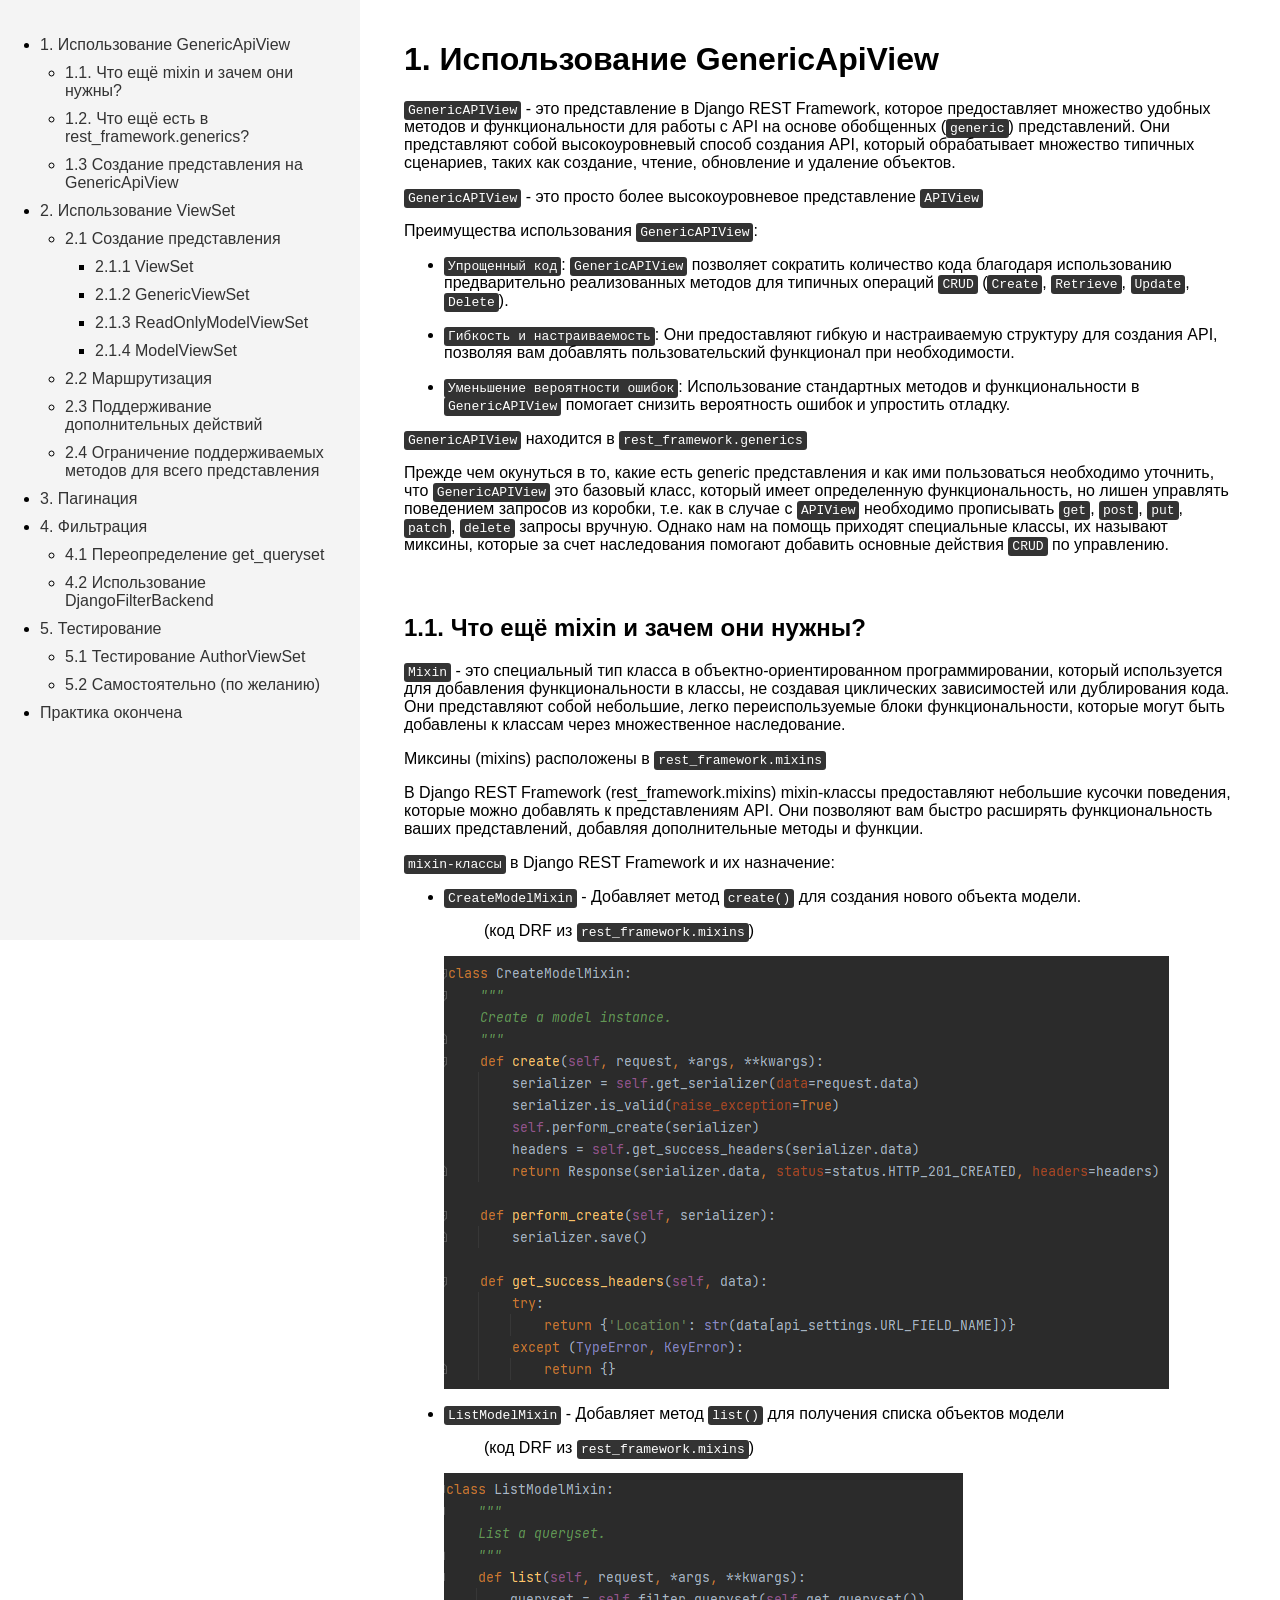
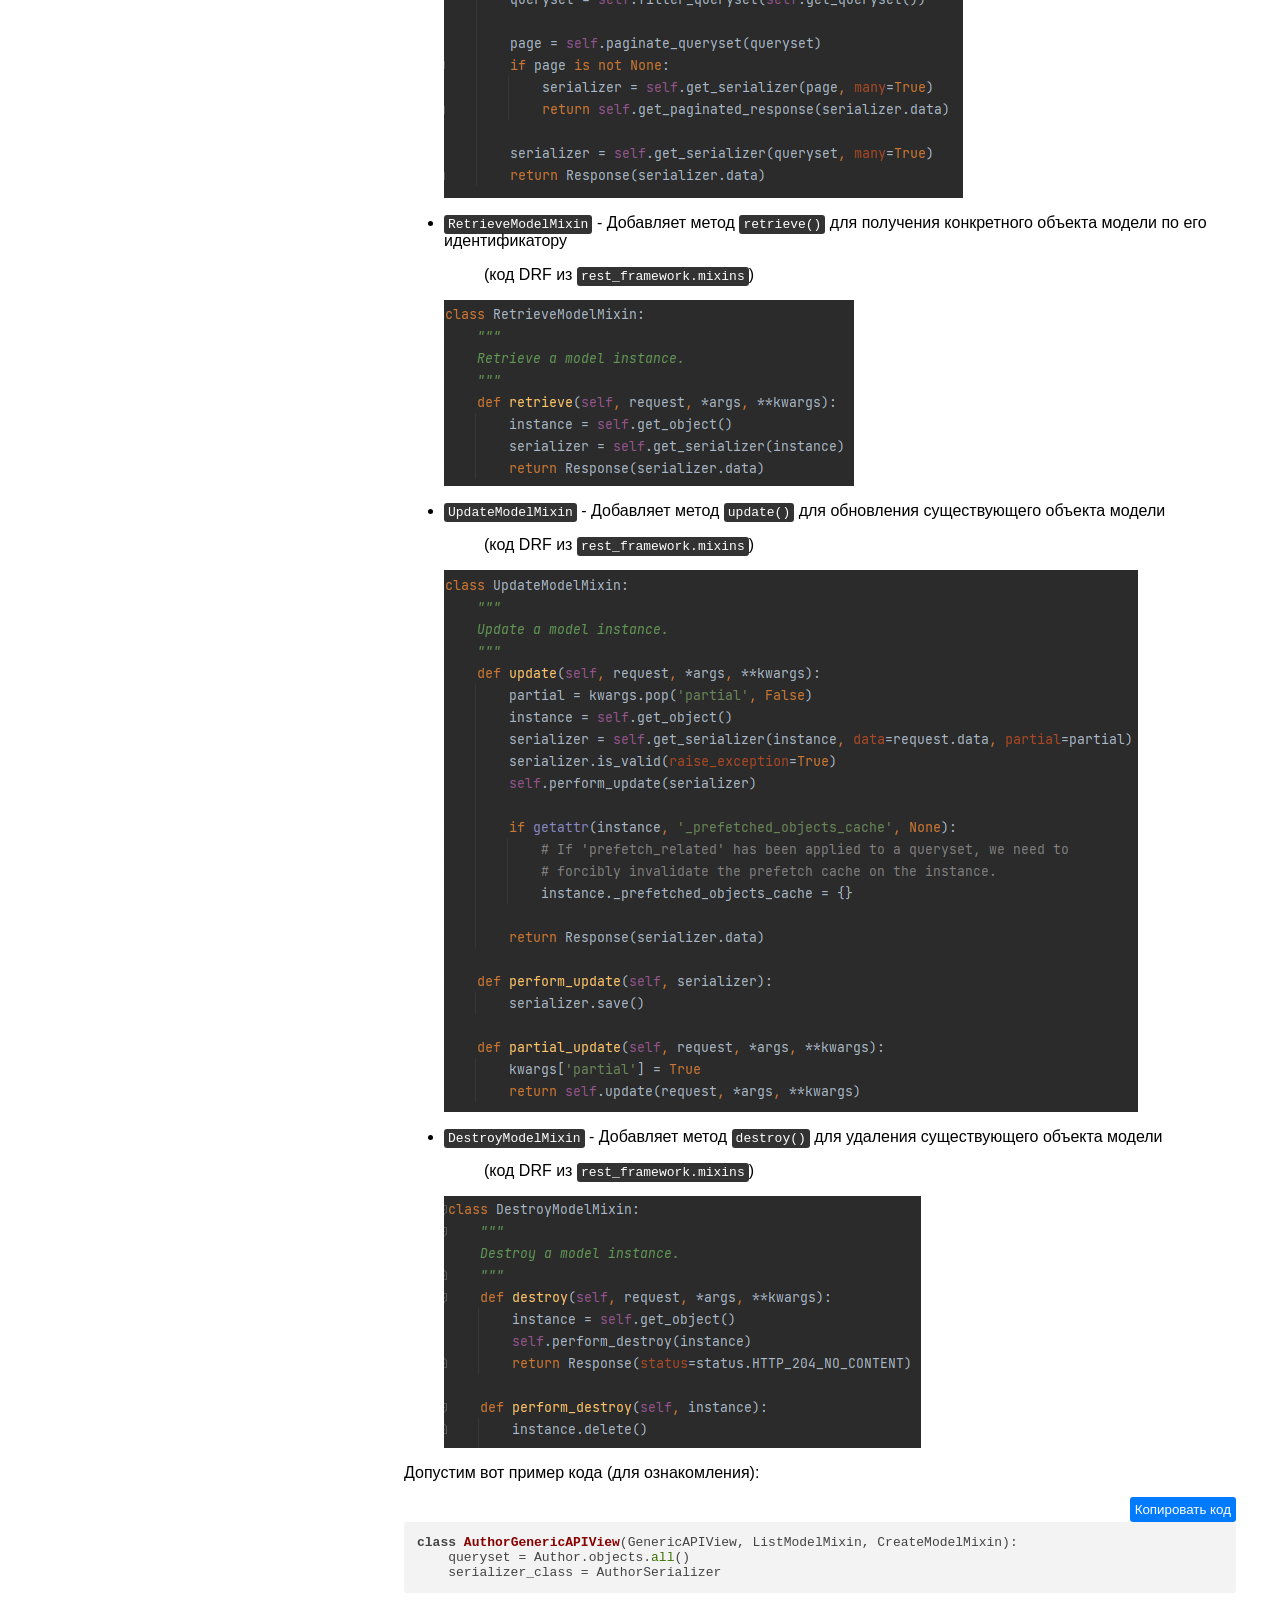
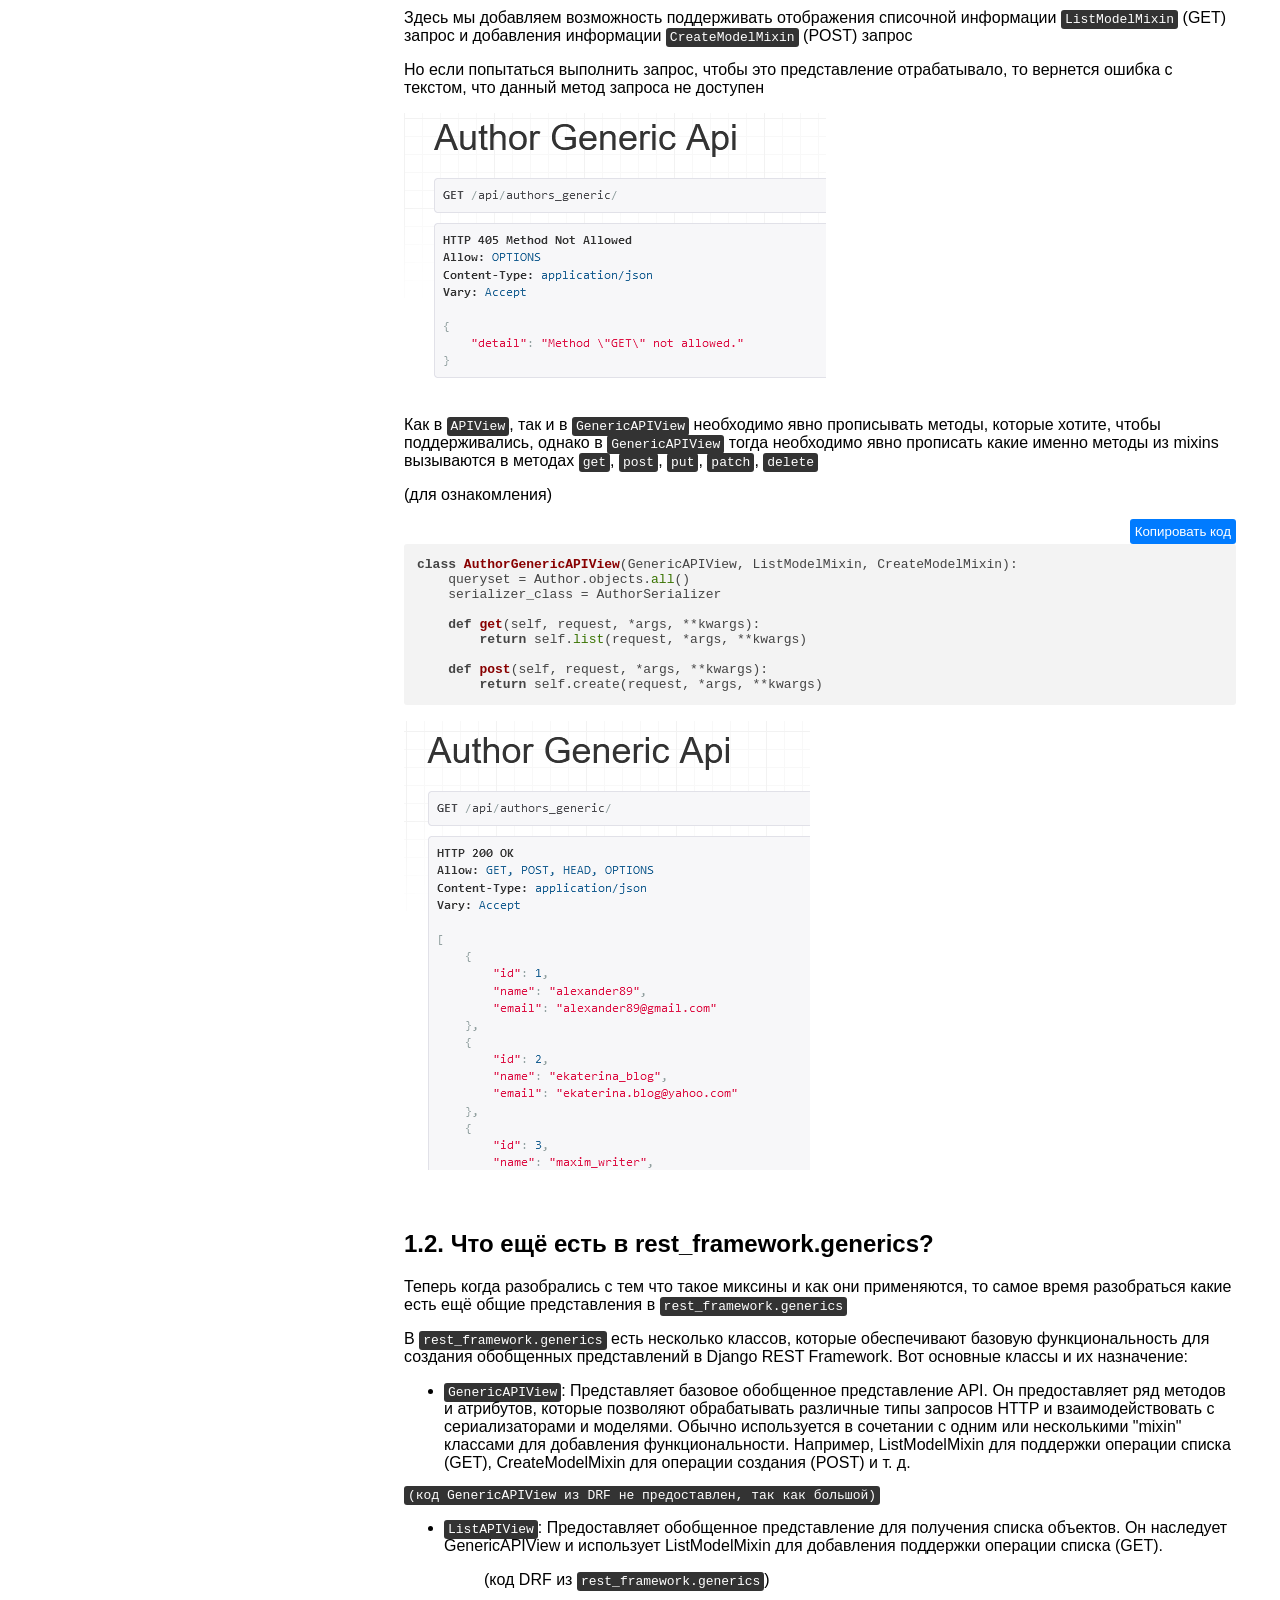
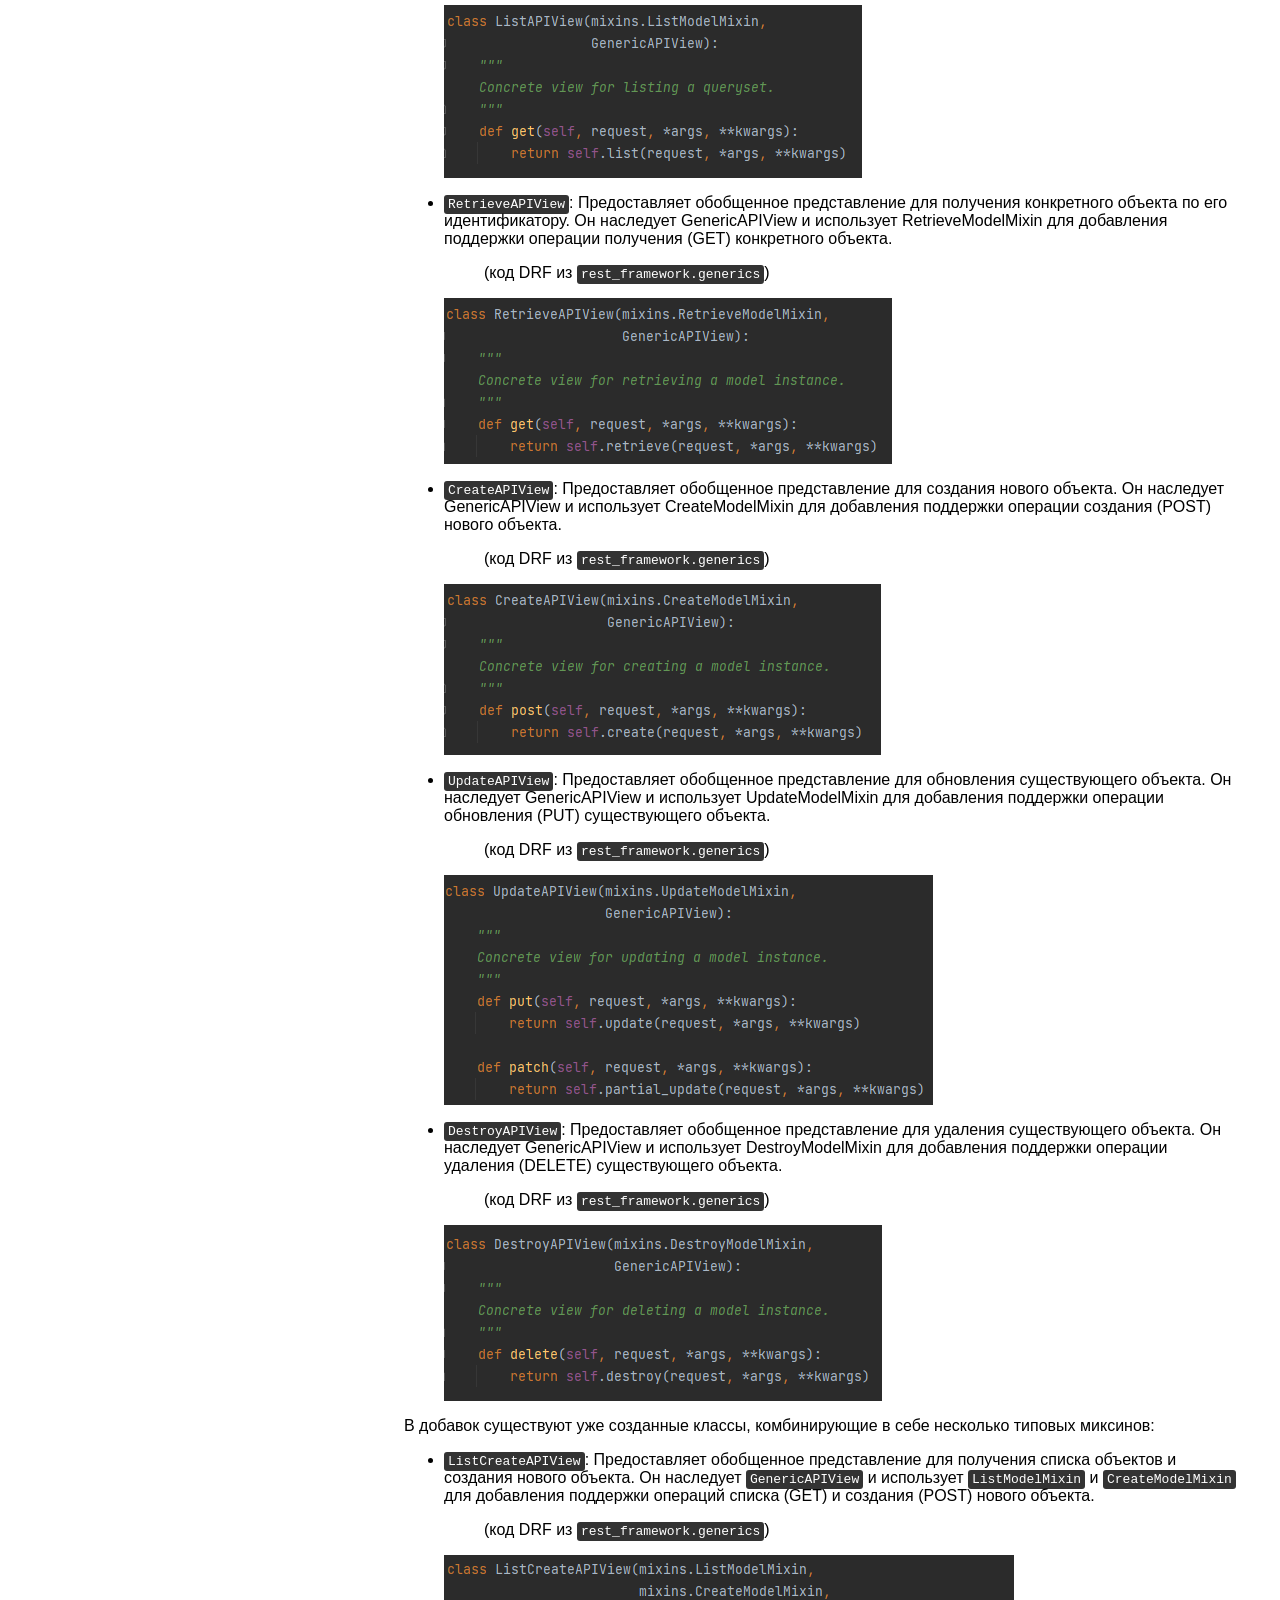
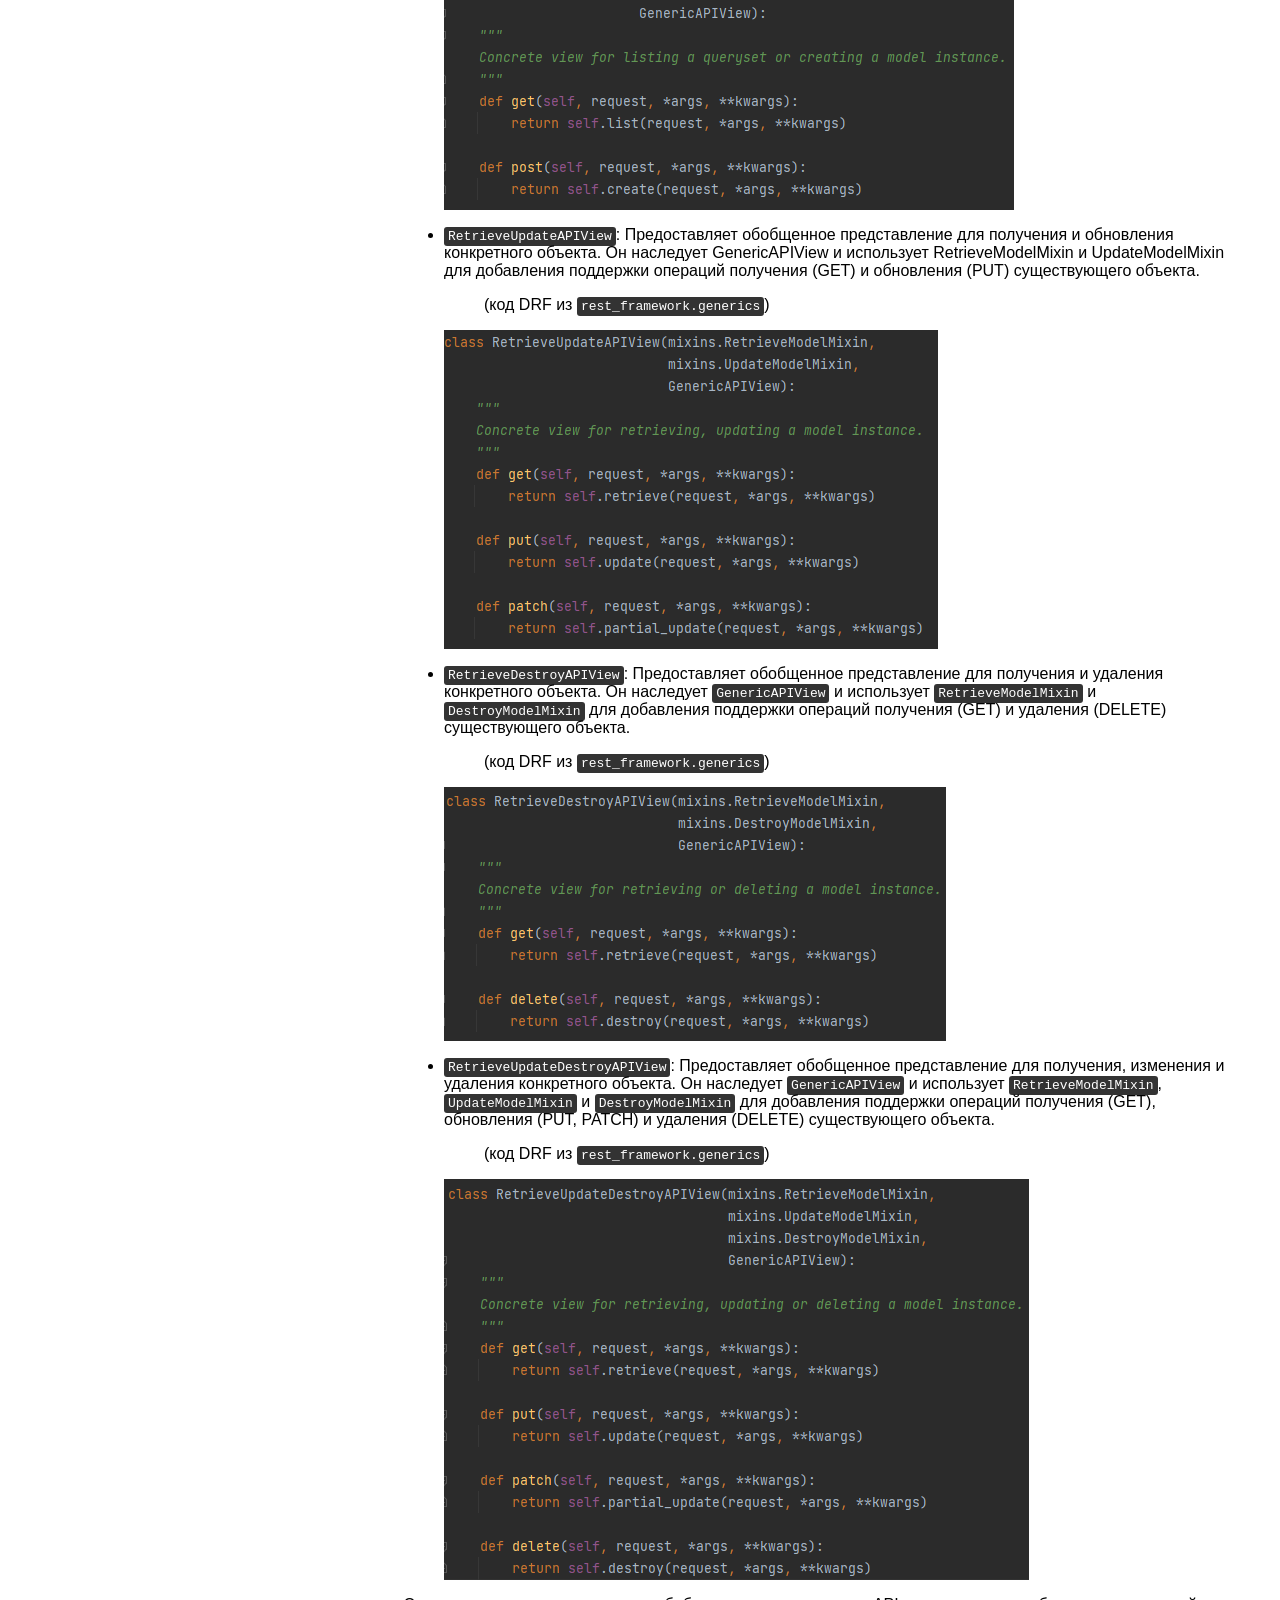
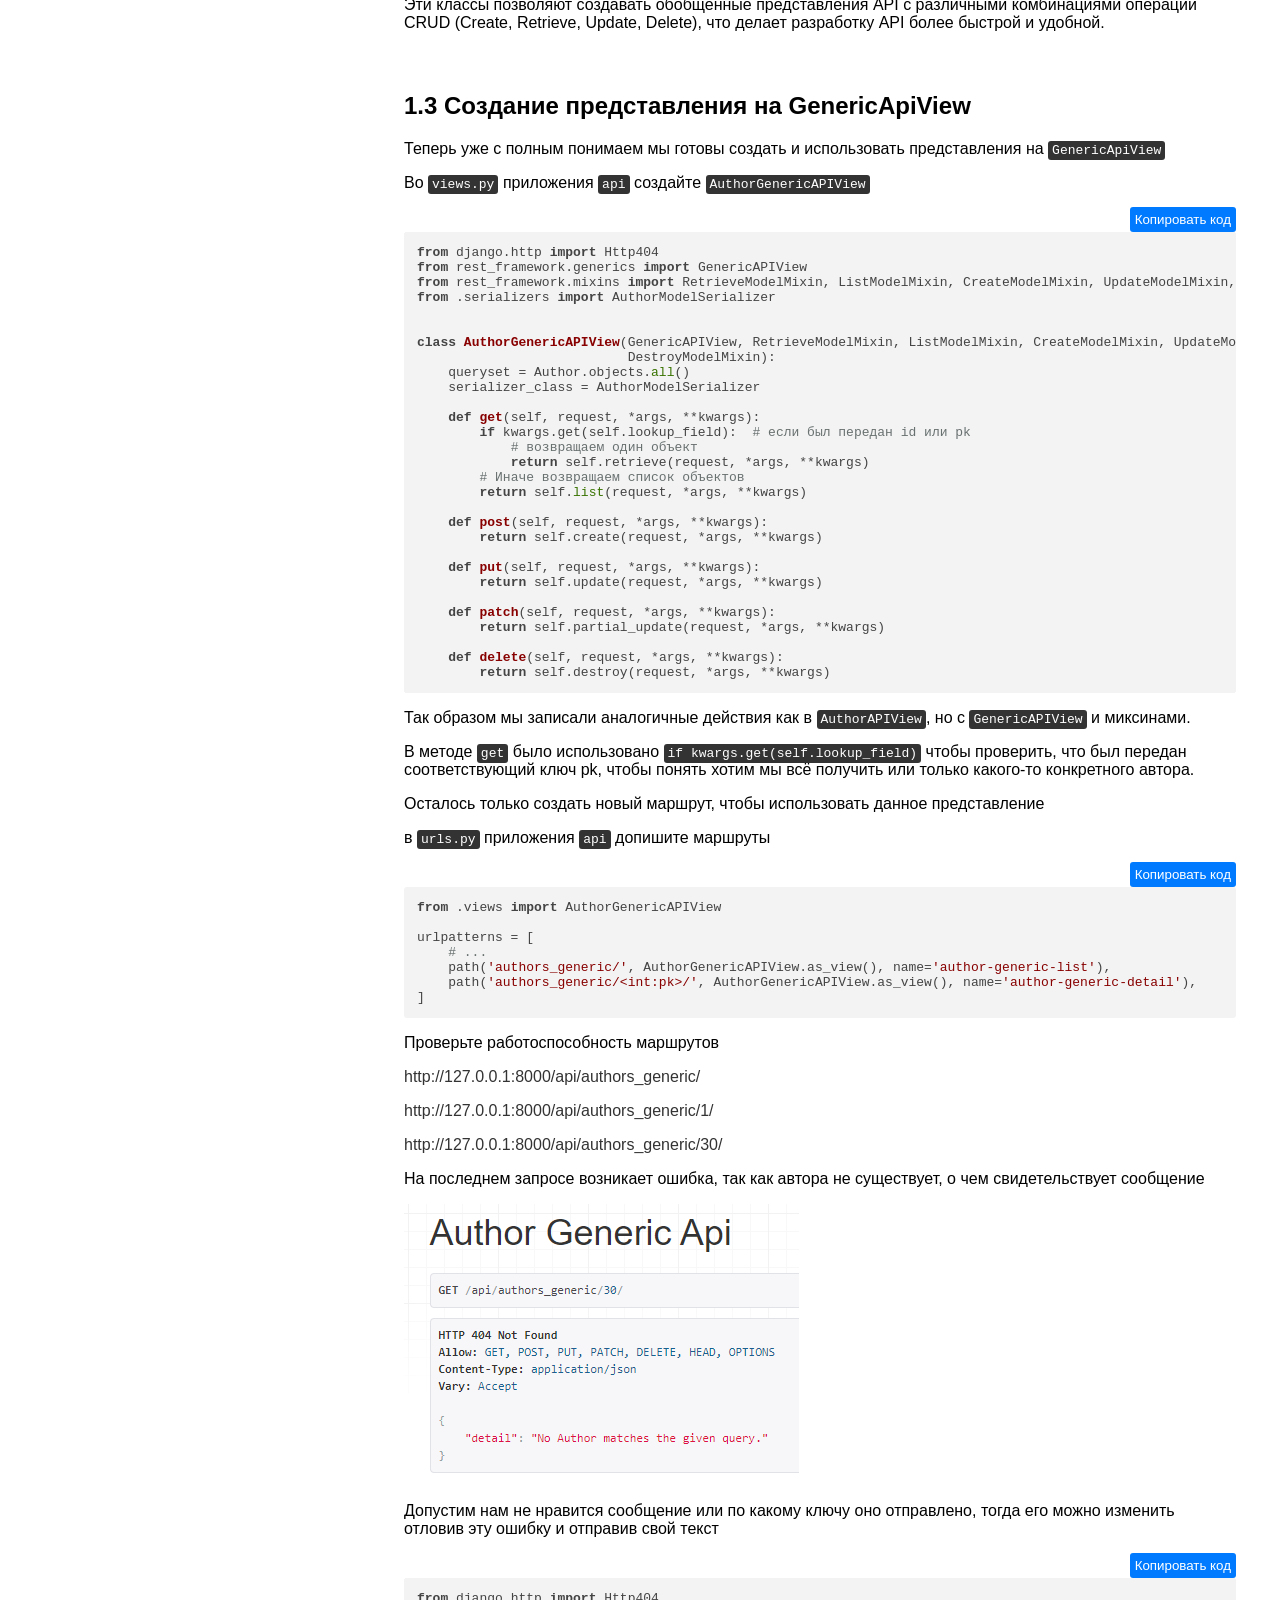
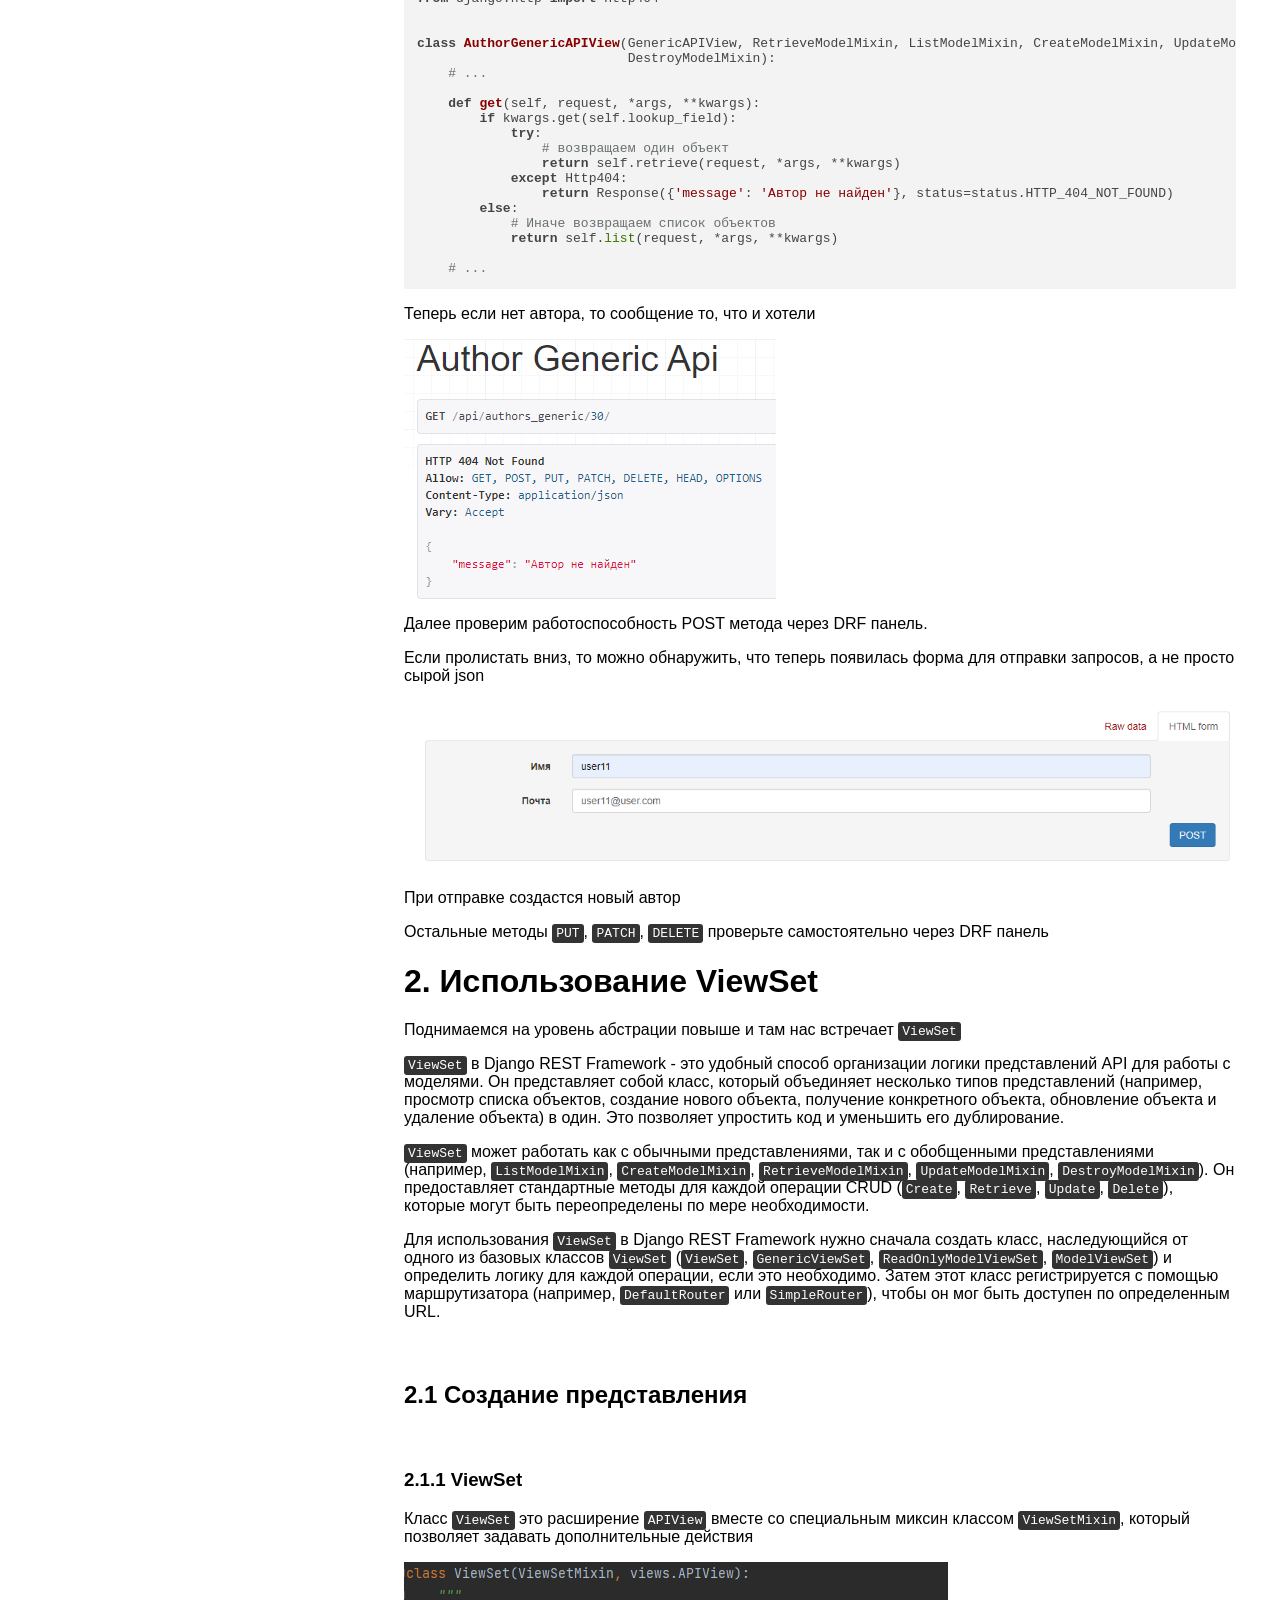
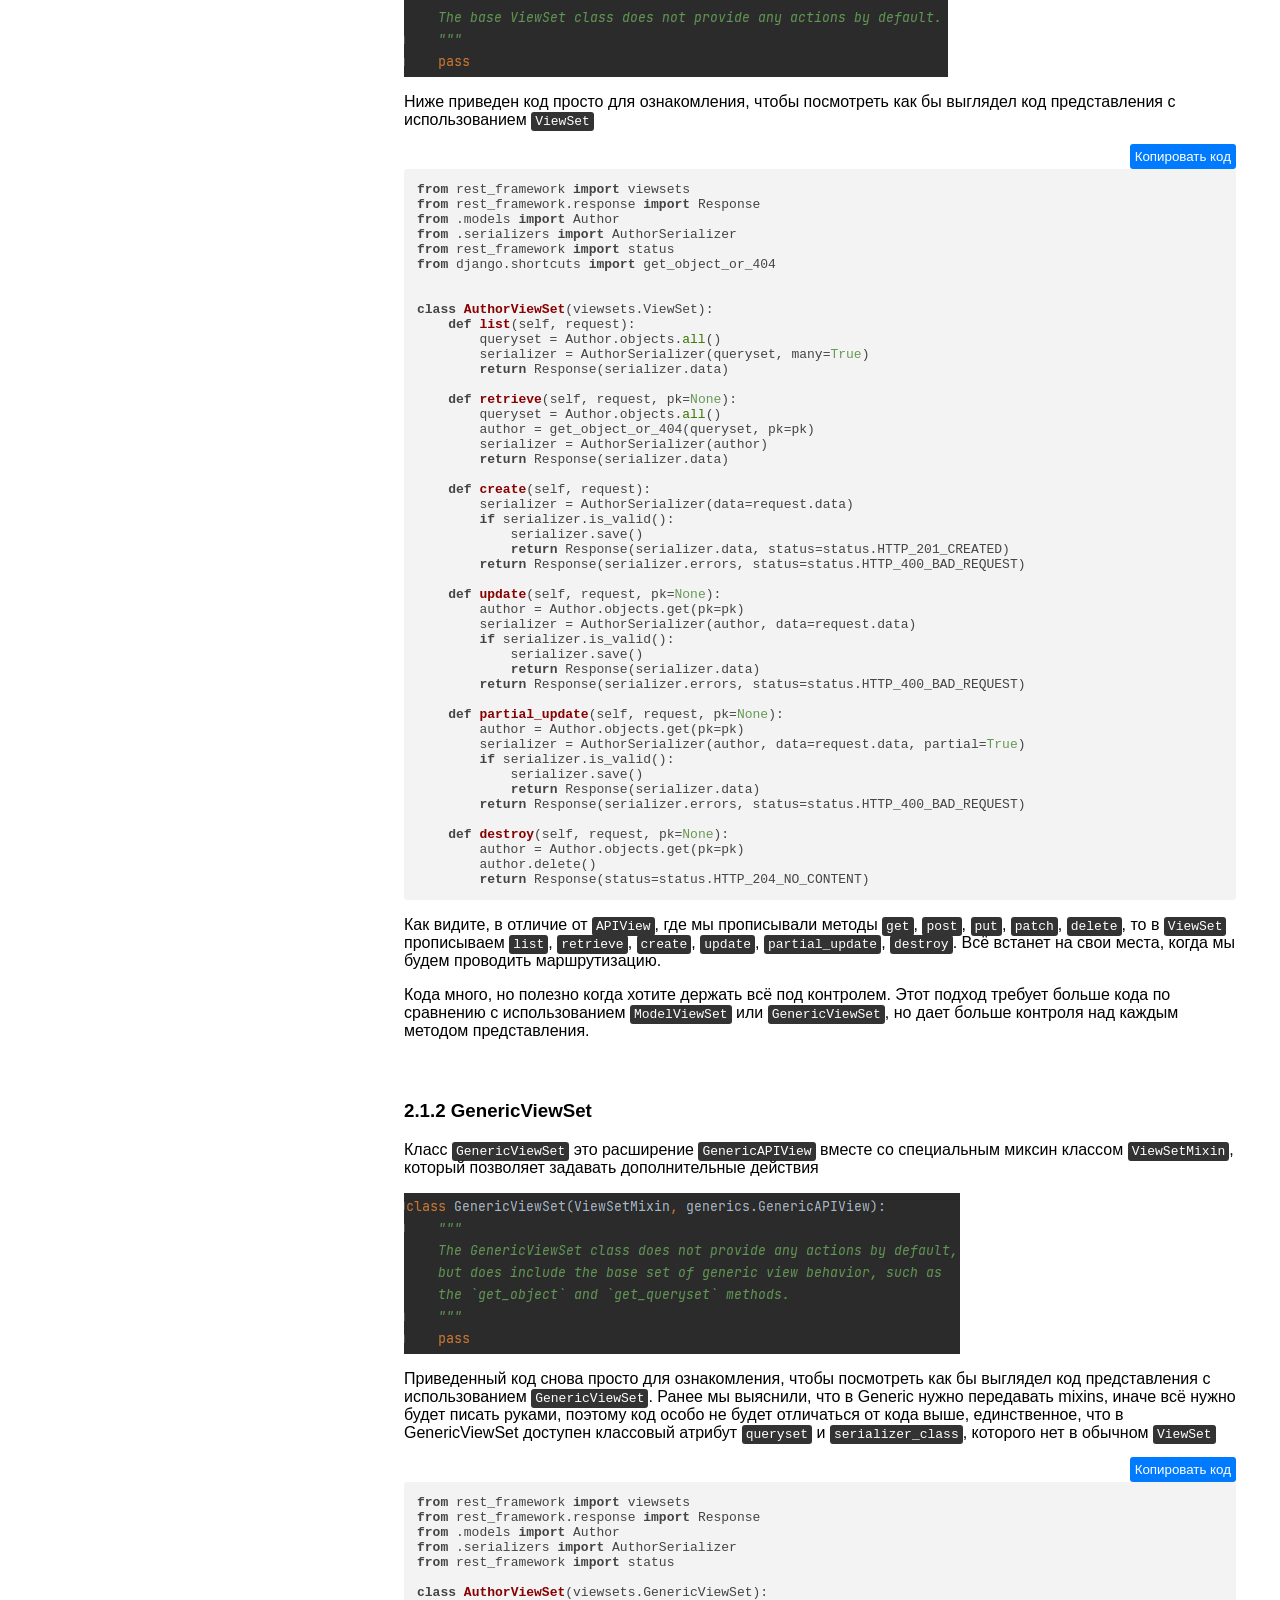
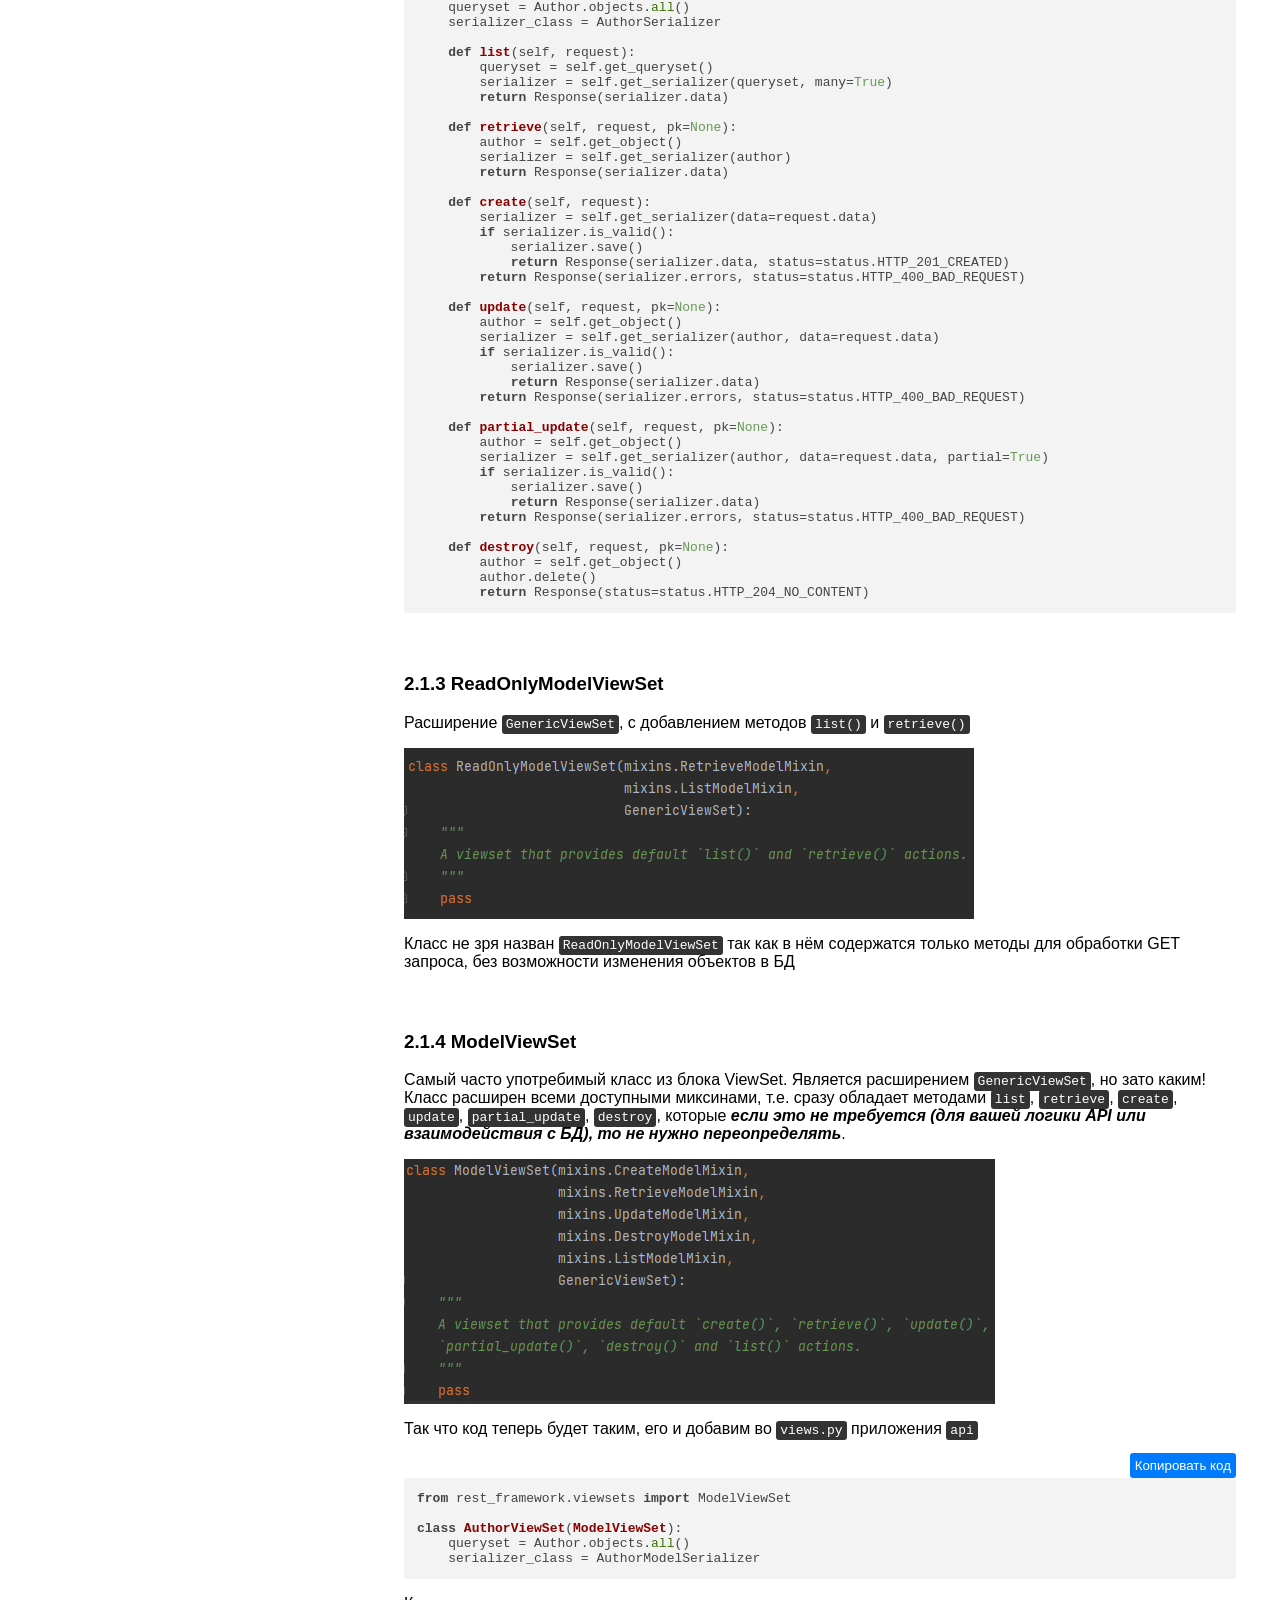
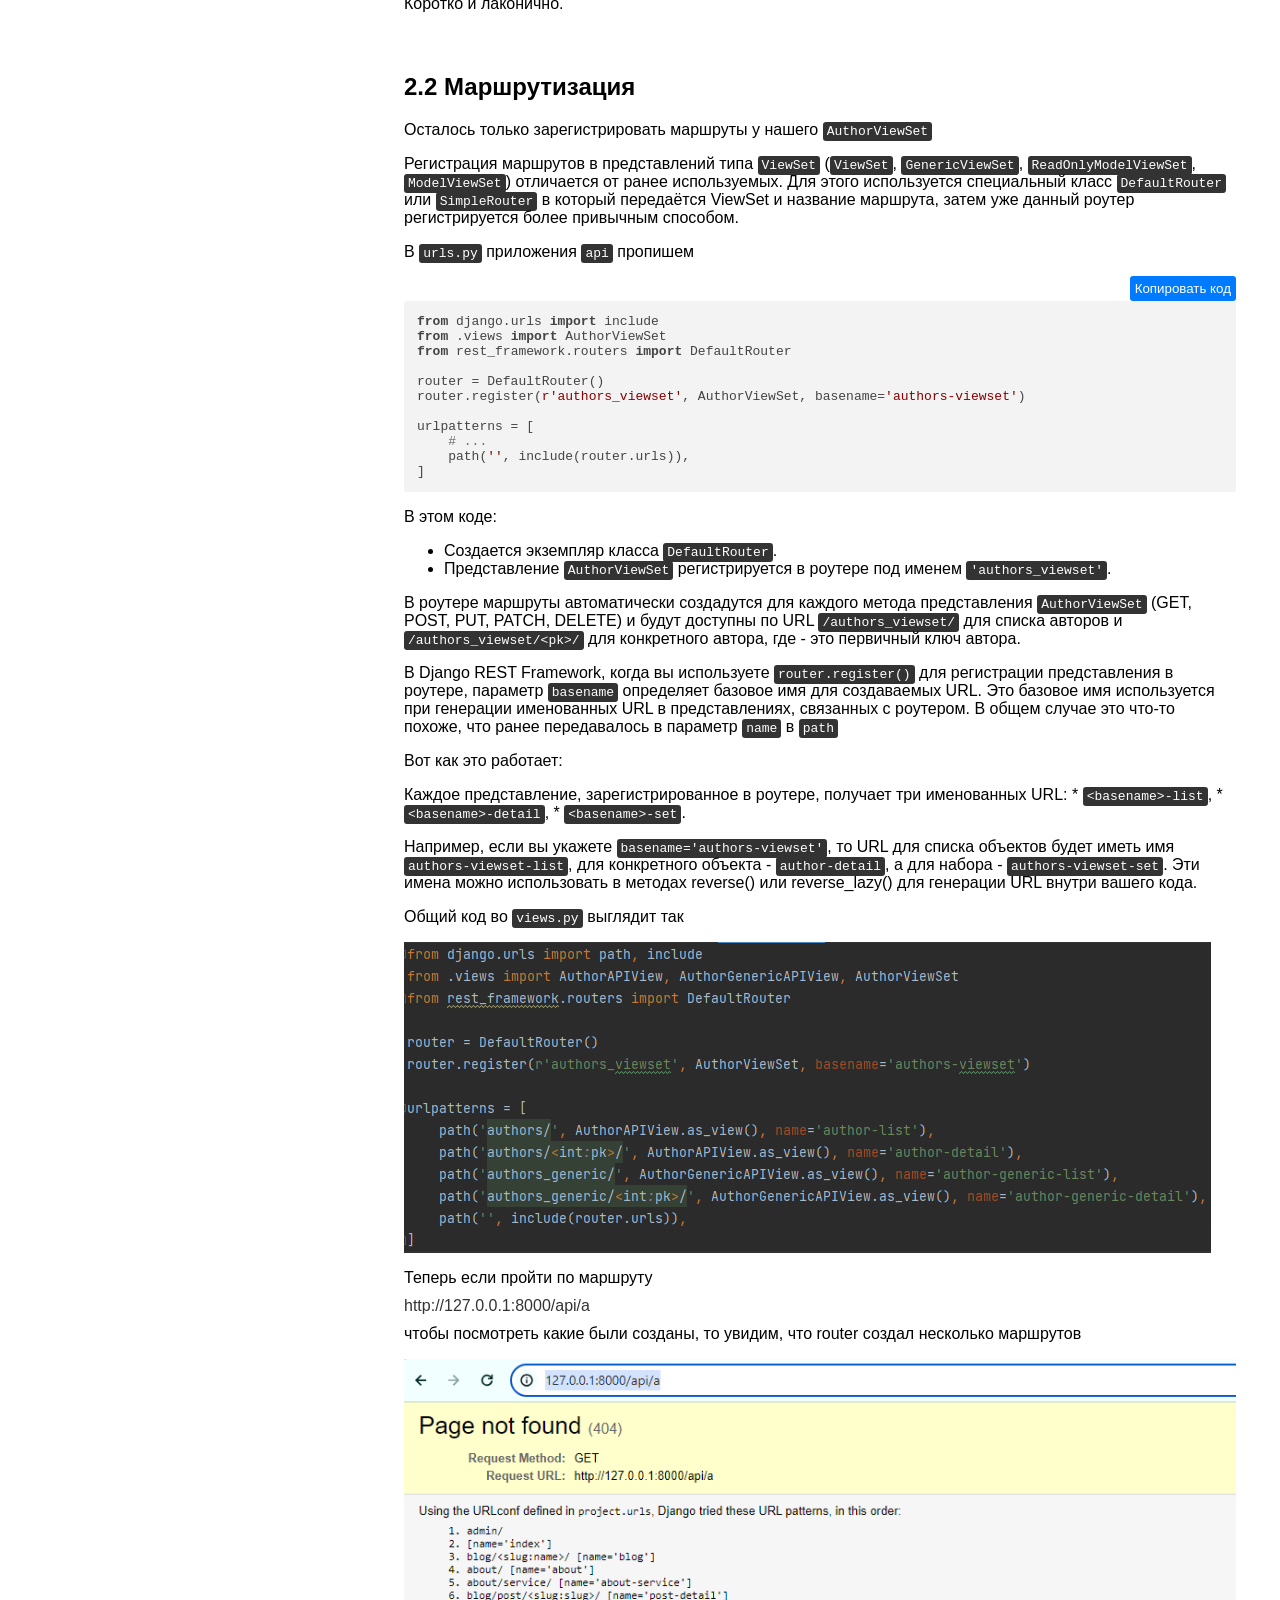
<file: tasks/lab4/readme.html>
<html>
        <head>
            <meta charset="UTF-8">
            <meta name="viewport" content="width=device-width, initial-scale=1.0">
            <title>Оглавление</title>

            <link rel="stylesheet" href="/js_css/main.css">
            <link rel="stylesheet" href="/js_css/default.min.css">
            <!-- Подключаем js -->
            <script src="/js_css/copy.js"></script>
            <script src="/js_css/highlight.min.js"></script>
            <script>hljs.highlightAll();</script>
        </head>
        <body>
            <div class="sidebar">
<ul>
<li><a href="#1-genericapiview">1. Использование GenericApiView</a><ul>
<li><a href="#11-mixin">1.1. Что ещё mixin и зачем они нужны?</a></li>
<li><a href="#12-rest_frameworkgenerics">1.2. Что ещё есть в rest_framework.generics?</a></li>
<li><a href="#13-genericapiview">1.3 Создание представления на GenericApiView</a></li>
</ul>
</li>
<li><a href="#2-viewset">2. Использование ViewSet</a><ul>
<li><a href="#21">2.1 Создание представления</a><ul>
<li><a href="#211-viewset">2.1.1 ViewSet</a></li>
<li><a href="#212-genericviewset">2.1.2 GenericViewSet</a></li>
<li><a href="#213-readonlymodelviewset">2.1.3 ReadOnlyModelViewSet</a></li>
<li><a href="#214-modelviewset">2.1.4 ModelViewSet</a></li>
</ul>
</li>
<li><a href="#22">2.2 Маршрутизация</a></li>
<li><a href="#23">2.3 Поддерживание дополнительных действий</a></li>
<li><a href="#24">2.4 Ограничение поддерживаемых методов для всего представления</a></li>
</ul>
</li>
<li><a href="#3">3. Пагинация</a></li>
<li><a href="#4">4. Фильтрация</a><ul>
<li><a href="#41-get_queryset">4.1 Переопределение get_queryset</a></li>
<li><a href="#42-djangofilterbackend">4.2 Использование DjangoFilterBackend</a></li>
</ul>
</li>
<li><a href="#5">5. Тестирование</a><ul>
<li><a href="#51-authorviewset">5.1 Тестирование AuthorViewSet</a></li>
<li><a href="#52">5.2 Самостоятельно (по желанию)</a></li>
</ul>
</li>
<li><a href="#_1">Практика окончена</a></li>
</ul>
</div>
<div class="content">
<h1 id="1-genericapiview">1. Использование GenericApiView</h1>
<p><code>GenericAPIView</code> - это представление в Django REST Framework, которое предоставляет множество удобных методов и функциональности для работы с API 
на основе обобщенных (<code>generic</code>) представлений. 
Они представляют собой высокоуровневый способ создания API, который обрабатывает множество типичных сценариев, 
таких как создание, чтение, обновление и удаление объектов.</p>
<p><code>GenericAPIView</code> - это просто более высокоуровневое представление <code>APIView</code> </p>
<p>Преимущества использования <code>GenericAPIView</code>:</p>
<ul>
<li>
<p><code>Упрощенный код</code>: <code>GenericAPIView</code> позволяет сократить количество кода благодаря использованию предварительно 
реализованных методов для типичных операций <code>CRUD</code> (<code>Create</code>, <code>Retrieve</code>, <code>Update</code>, <code>Delete</code>).</p>
</li>
<li>
<p><code>Гибкость и настраиваемость</code>: Они предоставляют гибкую и настраиваемую структуру для создания API, 
позволяя вам добавлять пользовательский функционал при необходимости.</p>
</li>
<li>
<p><code>Уменьшение вероятности ошибок</code>: Использование стандартных методов и функциональности в <code>GenericAPIView</code> помогает 
снизить вероятность ошибок и упростить отладку.</p>
</li>
</ul>
<p><code>GenericAPIView</code> находится в <code>rest_framework.generics</code></p>
<p>Прежде чем окунуться в то, какие есть generic представления и как ими пользоваться необходимо уточнить, что <code>GenericAPIView</code>
это базовый класс, который имеет определенную функциональность, но лишен управлять поведением запросов из коробки, т.е. 
как в случае с <code>APIView</code> необходимо прописывать <code>get</code>, <code>post</code>, <code>put</code>, <code>patch</code>, <code>delete</code> запросы вручную. Однако нам на помощь приходят
специальные классы, их называют миксины, которые за счет наследования помогают добавить основные действия <code>CRUD</code> по управлению.</p>
<h2 id="11-mixin">1.1. Что ещё mixin и зачем они нужны?</h2>
<p><code>Mixin</code> - это специальный тип класса в объектно-ориентированном программировании, который используется для добавления 
функциональности в классы, не создавая циклических зависимостей или дублирования кода. Они представляют собой небольшие, 
легко переиспользуемые блоки функциональности, которые могут быть добавлены к классам через множественное наследование.</p>
<p>Миксины (mixins) расположены в <code>rest_framework.mixins</code></p>
<p>В Django REST Framework (rest_framework.mixins) mixin-классы предоставляют небольшие кусочки поведения, которые можно добавлять 
к представлениям API. Они позволяют вам быстро расширять функциональность ваших представлений, добавляя дополнительные методы и функции.</p>
<p><code>mixin-классы</code> в Django REST Framework и их назначение:</p>
<ul>
<li>
<p><code>CreateModelMixin</code> - Добавляет метод <code>create()</code> для создания нового объекта модели.</p>
<blockquote>
<p>(код DRF из <code>rest_framework.mixins</code>)</p>
</blockquote>
<p><img alt="img_11.png" src="pic/img_11.png" /></p>
</li>
<li>
<p><code>ListModelMixin</code> - Добавляет метод <code>list()</code> для получения списка объектов модели</p>
<blockquote>
<p>(код DRF из <code>rest_framework.mixins</code>)</p>
</blockquote>
<p><img alt="img_12.png" src="pic/img_12.png" /></p>
</li>
<li>
<p><code>RetrieveModelMixin</code> - Добавляет метод <code>retrieve()</code> для получения конкретного объекта модели по его идентификатору</p>
<blockquote>
<p>(код DRF из <code>rest_framework.mixins</code>)</p>
</blockquote>
<p><img alt="img_13.png" src="pic/img_13.png" /></p>
</li>
<li>
<p><code>UpdateModelMixin</code> - Добавляет метод <code>update()</code> для обновления существующего объекта модели</p>
<blockquote>
<p>(код DRF из <code>rest_framework.mixins</code>)</p>
</blockquote>
<p><img alt="img_14.png" src="pic/img_14.png" /></p>
</li>
<li>
<p><code>DestroyModelMixin</code> - Добавляет метод <code>destroy()</code> для удаления существующего объекта модели</p>
<blockquote>
<p>(код DRF из <code>rest_framework.mixins</code>)</p>
</blockquote>
<p><img alt="img_15.png" src="pic/img_15.png" /></p>
</li>
</ul>
<p>Допустим вот пример кода (для ознакомления):</p>
<div class="code-container"><pre class="highlight"><code class="language-python linenums" id="code-block-1">class AuthorGenericAPIView(GenericAPIView, ListModelMixin, CreateModelMixin):
    queryset = Author.objects.all()
    serializer_class = AuthorSerializer
</code></pre><button class="copy-button" onclick="copyCode('code-block-1')">Копировать код</button></div>

<p>Здесь мы добавляем возможность поддерживать отображения списочной информации <code>ListModelMixin</code> (GET) запрос 
и добавления информации <code>CreateModelMixin</code> (POST) запрос</p>
<p>Но если попытаться выполнить запрос, чтобы это представление отрабатывало, то вернется ошибка с текстом, что данный метод запроса не доступен</p>
<p><img alt="img.png" src="pic/img.png" /></p>
<p>Как в <code>APIView</code>, так и в <code>GenericAPIView</code> необходимо явно прописывать методы, которые хотите, чтобы поддерживались, однако в <code>GenericAPIView</code> 
тогда необходимо явно прописать какие именно методы из mixins вызываются в методах <code>get</code>, <code>post</code>, <code>put</code>, <code>patch</code>, <code>delete</code></p>
<p>(для ознакомления)</p>
<div class="code-container"><pre class="highlight"><code class="language-python linenums" id="code-block-2">class AuthorGenericAPIView(GenericAPIView, ListModelMixin, CreateModelMixin):
    queryset = Author.objects.all()
    serializer_class = AuthorSerializer

    def get(self, request, *args, **kwargs):
        return self.list(request, *args, **kwargs)

    def post(self, request, *args, **kwargs):
        return self.create(request, *args, **kwargs)
</code></pre><button class="copy-button" onclick="copyCode('code-block-2')">Копировать код</button></div>

<p><img alt="img_1.png" src="pic/img_1.png" /></p>
<h2 id="12-rest_frameworkgenerics">1.2. Что ещё есть в rest_framework.generics?</h2>
<p>Теперь когда разобрались с тем что такое миксины и как они применяются, то самое время разобраться какие 
есть ещё общие представления в <code>rest_framework.generics</code></p>
<p>В <code>rest_framework.generics</code> есть несколько классов, которые обеспечивают базовую функциональность для создания обобщенных 
представлений в Django REST Framework. Вот основные классы и их назначение:</p>
<ul>
<li><code>GenericAPIView</code>: Представляет базовое обобщенное представление API.
Он предоставляет ряд методов и атрибутов, которые позволяют обрабатывать различные типы запросов HTTP и взаимодействовать с сериализаторами и моделями.
Обычно используется в сочетании с одним или несколькими "mixin" классами для добавления функциональности.
Например, ListModelMixin для поддержки операции списка (GET), CreateModelMixin для операции создания (POST) и т. д.</li>
</ul>
<p><code>(код GenericAPIView из DRF не предоставлен, так как большой)</code></p>
<ul>
<li>
<p><code>ListAPIView</code>: Предоставляет обобщенное представление для получения списка объектов.
Он наследует GenericAPIView и использует ListModelMixin для добавления поддержки операции списка (GET).</p>
<blockquote>
<p>(код DRF из <code>rest_framework.generics</code>)</p>
</blockquote>
<p><img alt="img_2.png" src="pic/img_2.png" /></p>
</li>
<li>
<p><code>RetrieveAPIView</code>: Предоставляет обобщенное представление для получения конкретного объекта по его идентификатору.
Он наследует GenericAPIView и использует RetrieveModelMixin для добавления поддержки операции получения (GET) конкретного объекта.</p>
<blockquote>
<p>(код DRF из <code>rest_framework.generics</code>)</p>
</blockquote>
<p><img alt="img_4.png" src="pic/img_4.png" /></p>
</li>
<li>
<p><code>CreateAPIView</code>: Предоставляет обобщенное представление для создания нового объекта.
Он наследует GenericAPIView и использует CreateModelMixin для добавления поддержки операции создания (POST) нового объекта.</p>
<blockquote>
<p>(код DRF из <code>rest_framework.generics</code>)</p>
</blockquote>
<p><img alt="img_3.png" src="pic/img_3.png" /></p>
</li>
<li>
<p><code>UpdateAPIView</code>: Предоставляет обобщенное представление для обновления существующего объекта.
Он наследует GenericAPIView и использует UpdateModelMixin для добавления поддержки операции обновления (PUT) существующего объекта.</p>
<blockquote>
<p>(код DRF из <code>rest_framework.generics</code>)</p>
</blockquote>
<p><img alt="img_5.png" src="pic/img_5.png" /></p>
</li>
<li>
<p><code>DestroyAPIView</code>: Предоставляет обобщенное представление для удаления существующего объекта.
Он наследует GenericAPIView и использует DestroyModelMixin для добавления поддержки операции удаления (DELETE) существующего объекта.</p>
<blockquote>
<p>(код DRF из <code>rest_framework.generics</code>)</p>
</blockquote>
<p><img alt="img_6.png" src="pic/img_6.png" /></p>
</li>
</ul>
<p>В добавок существуют уже созданные классы, комбинирующие в себе несколько типовых миксинов:</p>
<ul>
<li>
<p><code>ListCreateAPIView</code>: Предоставляет обобщенное представление для получения списка объектов и создания нового объекта.
Он наследует <code>GenericAPIView</code> и использует <code>ListModelMixin</code> и <code>CreateModelMixin</code> для добавления поддержки операций списка (GET) и создания (POST) нового объекта.</p>
<blockquote>
<p>(код DRF из <code>rest_framework.generics</code>)</p>
</blockquote>
<p><img alt="img_7.png" src="pic/img_7.png" /></p>
</li>
<li>
<p><code>RetrieveUpdateAPIView</code>: Предоставляет обобщенное представление для получения и обновления конкретного объекта. 
Он наследует GenericAPIView и использует RetrieveModelMixin и UpdateModelMixin для добавления поддержки операций получения (GET) и обновления (PUT) существующего объекта.</p>
<blockquote>
<p>(код DRF из <code>rest_framework.generics</code>)</p>
</blockquote>
<p><img alt="img_8.png" src="pic/img_8.png" /></p>
</li>
<li>
<p><code>RetrieveDestroyAPIView</code>: Предоставляет обобщенное представление для получения и удаления конкретного объекта.
Он наследует <code>GenericAPIView</code> и использует <code>RetrieveModelMixin</code> и <code>DestroyModelMixin</code> для добавления поддержки операций получения (GET) и удаления (DELETE) существующего объекта.</p>
<blockquote>
<p>(код DRF из <code>rest_framework.generics</code>)</p>
</blockquote>
<p><img alt="img_9.png" src="pic/img_9.png" /></p>
</li>
<li>
<p><code>RetrieveUpdateDestroyAPIView</code>: Предоставляет обобщенное представление для получения, изменения и удаления конкретного объекта.
Он наследует <code>GenericAPIView</code> и использует <code>RetrieveModelMixin</code>, <code>UpdateModelMixin</code> и <code>DestroyModelMixin</code> для добавления поддержки операций получения (GET), обновления (PUT, PATCH) и удаления (DELETE) 
существующего объекта.</p>
<blockquote>
<p>(код DRF из <code>rest_framework.generics</code>)</p>
</blockquote>
<p><img alt="img_10.png" src="pic/img_10.png" /></p>
</li>
</ul>
<p>Эти классы позволяют создавать обобщенные представления API с различными комбинациями операций CRUD (Create, Retrieve, Update, Delete), что делает разработку API более быстрой и удобной.</p>
<h2 id="13-genericapiview">1.3 Создание представления на GenericApiView</h2>
<p>Теперь уже с полным понимаем мы готовы создать и использовать представления на <code>GenericApiView</code></p>
<p>Во <code>views.py</code> приложения <code>api</code> создайте <code>AuthorGenericAPIView</code></p>
<div class="code-container"><pre class="highlight"><code class="language-python linenums" id="code-block-3">from django.http import Http404
from rest_framework.generics import GenericAPIView
from rest_framework.mixins import RetrieveModelMixin, ListModelMixin, CreateModelMixin, UpdateModelMixin, DestroyModelMixin
from .serializers import AuthorModelSerializer


class AuthorGenericAPIView(GenericAPIView, RetrieveModelMixin, ListModelMixin, CreateModelMixin, UpdateModelMixin,
                           DestroyModelMixin):
    queryset = Author.objects.all()
    serializer_class = AuthorModelSerializer

    def get(self, request, *args, **kwargs):
        if kwargs.get(self.lookup_field):  # если был передан id или pk
            # возвращаем один объект
            return self.retrieve(request, *args, **kwargs)
        # Иначе возвращаем список объектов
        return self.list(request, *args, **kwargs)

    def post(self, request, *args, **kwargs):
        return self.create(request, *args, **kwargs)

    def put(self, request, *args, **kwargs):
        return self.update(request, *args, **kwargs)

    def patch(self, request, *args, **kwargs):
        return self.partial_update(request, *args, **kwargs)

    def delete(self, request, *args, **kwargs):
        return self.destroy(request, *args, **kwargs)
</code></pre><button class="copy-button" onclick="copyCode('code-block-3')">Копировать код</button></div>

<p>Так образом мы записали аналогичные действия как в <code>AuthorAPIView</code>, но с <code>GenericAPIView</code> и миксинами.</p>
<p>В методе <code>get</code> было использовано <code>if kwargs.get(self.lookup_field)</code> чтобы проверить, что был передан соответствующий ключ
pk, чтобы понять хотим мы всё получить или только какого-то конкретного автора.</p>
<p>Осталось только создать новый маршрут, чтобы использовать данное представление</p>
<p>в <code>urls.py</code> приложения <code>api</code> допишите маршруты</p>
<div class="code-container"><pre class="highlight"><code class="language-python linenums" id="code-block-4">from .views import AuthorGenericAPIView

urlpatterns = [
    # ...
    path('authors_generic/', AuthorGenericAPIView.as_view(), name='author-generic-list'),
    path('authors_generic/&lt;int:pk&gt;/', AuthorGenericAPIView.as_view(), name='author-generic-detail'),
]
</code></pre><button class="copy-button" onclick="copyCode('code-block-4')">Копировать код</button></div>

<p>Проверьте работоспособность маршрутов </p>
<p><a href="http://127.0.0.1:8000/api/authors_generic/" target="_blank">http://127.0.0.1:8000/api/authors_generic/</a></p>
<p><a href="http://127.0.0.1:8000/api/authors_generic/1/" target="_blank">http://127.0.0.1:8000/api/authors_generic/1/</a></p>
<p><a href="http://127.0.0.1:8000/api/authors_generic/30/" target="_blank">http://127.0.0.1:8000/api/authors_generic/30/</a></p>
<p>На последнем запросе возникает ошибка, так как автора не существует, о чем свидетельствует сообщение</p>
<p><img alt="img_16.png" src="pic/img_16.png" /></p>
<p>Допустим нам не нравится сообщение или по какому ключу оно отправлено, тогда его можно изменить отловив эту ошибку и отправив свой текст</p>
<div class="code-container"><pre class="highlight"><code class="language-python linenums" id="code-block-5">from django.http import Http404


class AuthorGenericAPIView(GenericAPIView, RetrieveModelMixin, ListModelMixin, CreateModelMixin, UpdateModelMixin,
                           DestroyModelMixin):
    # ...

    def get(self, request, *args, **kwargs):
        if kwargs.get(self.lookup_field):
            try:
                # возвращаем один объект
                return self.retrieve(request, *args, **kwargs)
            except Http404:
                return Response({'message': 'Автор не найден'}, status=status.HTTP_404_NOT_FOUND)
        else:
            # Иначе возвращаем список объектов
            return self.list(request, *args, **kwargs)

    # ...
</code></pre><button class="copy-button" onclick="copyCode('code-block-5')">Копировать код</button></div>

<p>Теперь если нет автора, то сообщение то, что и хотели</p>
<p><img alt="img_17.png" src="pic/img_17.png" /></p>
<p>Далее проверим работоспособность POST метода через DRF панель.</p>
<p>Если пролистать вниз, то можно обнаружить, что теперь появилась форма для отправки запросов, а не просто сырой json</p>
<p><img alt="img_18.png" src="pic/img_18.png" /></p>
<p>При отправке создастся новый автор</p>
<p>Остальные методы <code>PUT</code>, <code>PATCH</code>, <code>DELETE</code> проверьте самостоятельно через DRF панель</p>
<h1 id="2-viewset">2. Использование ViewSet</h1>
<p>Поднимаемся на уровень абстрации повыше и там нас встречает <code>ViewSet</code></p>
<p><code>ViewSet</code> в Django REST Framework - это удобный способ организации логики представлений API для работы с моделями. 
Он представляет собой класс, который объединяет несколько типов представлений 
(например, просмотр списка объектов, создание нового объекта, получение конкретного объекта, обновление объекта и удаление объекта) в один. 
Это позволяет упростить код и уменьшить его дублирование.</p>
<p><code>ViewSet</code> может работать как с обычными представлениями, так и с обобщенными представлениями 
(например, <code>ListModelMixin</code>, <code>CreateModelMixin</code>, <code>RetrieveModelMixin</code>, <code>UpdateModelMixin</code>, <code>DestroyModelMixin</code>). 
Он предоставляет стандартные методы для каждой операции CRUD (<code>Create</code>, <code>Retrieve</code>, <code>Update</code>, <code>Delete</code>), которые могут 
быть переопределены по мере необходимости.</p>
<p>Для использования <code>ViewSet</code> в Django REST Framework нужно сначала создать класс, наследующийся от одного из базовых классов 
<code>ViewSet</code> (<code>ViewSet</code>, <code>GenericViewSet</code>, <code>ReadOnlyModelViewSet</code>, <code>ModelViewSet</code>) 
и определить логику для каждой операции, если это необходимо. Затем этот класс регистрируется с помощью маршрутизатора 
(например, <code>DefaultRouter</code> или <code>SimpleRouter</code>), чтобы он мог быть доступен по определенным URL.</p>
<h2 id="21">2.1 Создание представления</h2>
<h3 id="211-viewset">2.1.1 ViewSet</h3>
<p>Класс <code>ViewSet</code> это расширение <code>APIView</code> вместе со специальным миксин классом <code>ViewSetMixin</code>, который позволяет задавать 
дополнительные действия</p>
<p><img alt="img_19.png" src="pic/img_19.png" /></p>
<p>Ниже приведен код просто для ознакомления, чтобы посмотреть как бы выглядел код представления с использованием <code>ViewSet</code></p>
<div class="code-container"><pre class="highlight"><code class="language-python linenums" id="code-block-6">from rest_framework import viewsets
from rest_framework.response import Response
from .models import Author
from .serializers import AuthorSerializer
from rest_framework import status
from django.shortcuts import get_object_or_404


class AuthorViewSet(viewsets.ViewSet):
    def list(self, request):
        queryset = Author.objects.all()
        serializer = AuthorSerializer(queryset, many=True)
        return Response(serializer.data)

    def retrieve(self, request, pk=None):
        queryset = Author.objects.all()
        author = get_object_or_404(queryset, pk=pk)
        serializer = AuthorSerializer(author)
        return Response(serializer.data)

    def create(self, request):
        serializer = AuthorSerializer(data=request.data)
        if serializer.is_valid():
            serializer.save()
            return Response(serializer.data, status=status.HTTP_201_CREATED)
        return Response(serializer.errors, status=status.HTTP_400_BAD_REQUEST)

    def update(self, request, pk=None):
        author = Author.objects.get(pk=pk)
        serializer = AuthorSerializer(author, data=request.data)
        if serializer.is_valid():
            serializer.save()
            return Response(serializer.data)
        return Response(serializer.errors, status=status.HTTP_400_BAD_REQUEST)

    def partial_update(self, request, pk=None):
        author = Author.objects.get(pk=pk)
        serializer = AuthorSerializer(author, data=request.data, partial=True)
        if serializer.is_valid():
            serializer.save()
            return Response(serializer.data)
        return Response(serializer.errors, status=status.HTTP_400_BAD_REQUEST)

    def destroy(self, request, pk=None):
        author = Author.objects.get(pk=pk)
        author.delete()
        return Response(status=status.HTTP_204_NO_CONTENT)
</code></pre><button class="copy-button" onclick="copyCode('code-block-6')">Копировать код</button></div>

<p>Как видите, в отличие от <code>APIView</code>, где мы прописывали методы <code>get</code>, <code>post</code>, <code>put</code>, <code>patch</code>, <code>delete</code>, то в <code>ViewSet</code>
прописываем <code>list</code>, <code>retrieve</code>, <code>create</code>, <code>update</code>, <code>partial_update</code>, <code>destroy</code>. Всё встанет на свои места, 
когда мы будем проводить маршрутизацию.</p>
<p>Кода много, но полезно когда хотите держать всё под контролем. Этот подход требует больше кода по сравнению с использованием <code>ModelViewSet</code> или <code>GenericViewSet</code>, 
но дает больше контроля над каждым методом представления.</p>
<h3 id="212-genericviewset">2.1.2 GenericViewSet</h3>
<p>Класс <code>GenericViewSet</code> это расширение <code>GenericAPIView</code> вместе со специальным миксин классом <code>ViewSetMixin</code>, который позволяет задавать 
дополнительные действия</p>
<p><img alt="img_20.png" src="pic/img_20.png" /></p>
<p>Приведенный код снова просто для ознакомления, чтобы посмотреть как бы выглядел код представления с использованием <code>GenericViewSet</code>. 
Ранее мы выяснили, что в Generic нужно передавать mixins, иначе всё нужно будет писать руками, поэтому код особо не будет отличаться от
кода выше, единственное, что в GenericViewSet доступен классовый атрибут <code>queryset</code> и <code>serializer_class</code>, которого нет в обычном
<code>ViewSet</code></p>
<div class="code-container"><pre class="highlight"><code class="language-python linenums" id="code-block-7">from rest_framework import viewsets
from rest_framework.response import Response
from .models import Author
from .serializers import AuthorSerializer
from rest_framework import status

class AuthorViewSet(viewsets.GenericViewSet):
    queryset = Author.objects.all()
    serializer_class = AuthorSerializer

    def list(self, request):
        queryset = self.get_queryset()
        serializer = self.get_serializer(queryset, many=True)
        return Response(serializer.data)

    def retrieve(self, request, pk=None):
        author = self.get_object()
        serializer = self.get_serializer(author)
        return Response(serializer.data)

    def create(self, request):
        serializer = self.get_serializer(data=request.data)
        if serializer.is_valid():
            serializer.save()
            return Response(serializer.data, status=status.HTTP_201_CREATED)
        return Response(serializer.errors, status=status.HTTP_400_BAD_REQUEST)

    def update(self, request, pk=None):
        author = self.get_object()
        serializer = self.get_serializer(author, data=request.data)
        if serializer.is_valid():
            serializer.save()
            return Response(serializer.data)
        return Response(serializer.errors, status=status.HTTP_400_BAD_REQUEST)

    def partial_update(self, request, pk=None):
        author = self.get_object()
        serializer = self.get_serializer(author, data=request.data, partial=True)
        if serializer.is_valid():
            serializer.save()
            return Response(serializer.data)
        return Response(serializer.errors, status=status.HTTP_400_BAD_REQUEST)

    def destroy(self, request, pk=None):
        author = self.get_object()
        author.delete()
        return Response(status=status.HTTP_204_NO_CONTENT)
</code></pre><button class="copy-button" onclick="copyCode('code-block-7')">Копировать код</button></div>

<h3 id="213-readonlymodelviewset">2.1.3 ReadOnlyModelViewSet</h3>
<p>Расширение <code>GenericViewSet</code>, с добавлением методов <code>list()</code> и <code>retrieve()</code></p>
<p><img alt="img_21.png" src="pic/img_21.png" /></p>
<p>Класс не зря назван <code>ReadOnlyModelViewSet</code> так как в нём содержатся только методы для обработки GET запроса, без возможности
изменения объектов в БД</p>
<h3 id="214-modelviewset">2.1.4 ModelViewSet</h3>
<p>Самый часто употребимый класс из блока ViewSet. Является расширением <code>GenericViewSet</code>, но зато каким! Класс расширен всеми доступными миксинами,
т.е. сразу обладает методами <code>list</code>, <code>retrieve</code>, <code>create</code>, <code>update</code>, <code>partial_update</code>, <code>destroy</code>, которые <strong><em>если это не требуется (для вашей логики API или взаимодействия с БД),
то не нужно переопределять</em></strong>.</p>
<p><img alt="img_22.png" src="pic/img_22.png" /></p>
<p>Так что код теперь будет таким, его и добавим во <code>views.py</code> приложения <code>api</code></p>
<div class="code-container"><pre class="highlight"><code class="language-python linenums" id="code-block-8">from rest_framework.viewsets import ModelViewSet

class AuthorViewSet(ModelViewSet):
    queryset = Author.objects.all()
    serializer_class = AuthorModelSerializer
</code></pre><button class="copy-button" onclick="copyCode('code-block-8')">Копировать код</button></div>

<p>Коротко и лаконично.</p>
<h2 id="22">2.2 Маршрутизация</h2>
<p>Осталось только зарегистрировать маршруты у нашего <code>AuthorViewSet</code></p>
<p>Регистрация маршрутов в представлений типа <code>ViewSet</code> (<code>ViewSet</code>, <code>GenericViewSet</code>, <code>ReadOnlyModelViewSet</code>, <code>ModelViewSet</code>) 
отличается от ранее используемых. Для этого используется специальный класс <code>DefaultRouter</code> или <code>SimpleRouter</code> в который передаётся ViewSet и название маршрута, затем
уже данный роутер регистрируется более привычным способом.</p>
<p>В <code>urls.py</code> приложения <code>api</code> пропишем</p>
<div class="code-container"><pre class="highlight"><code class="language-python linenums" id="code-block-9">from django.urls import include
from .views import AuthorViewSet
from rest_framework.routers import DefaultRouter

router = DefaultRouter()
router.register(r'authors_viewset', AuthorViewSet, basename='authors-viewset')

urlpatterns = [
    # ...
    path('', include(router.urls)),
]
</code></pre><button class="copy-button" onclick="copyCode('code-block-9')">Копировать код</button></div>

<p>В этом коде:</p>
<ul>
<li>Создается экземпляр класса <code>DefaultRouter</code>.</li>
<li>Представление <code>AuthorViewSet</code> регистрируется в роутере под именем <code>'authors_viewset'</code>.</li>
</ul>
<p>В роутере маршруты автоматически создадутся для каждого метода представления <code>AuthorViewSet</code> (GET, POST, PUT, PATCH, DELETE) 
и будут доступны по URL <code>/authors_viewset/</code> для списка авторов и <code>/authors_viewset/&lt;pk&gt;/</code> для конкретного автора, 
где <pk> - это первичный ключ автора.</p>
<p>В Django REST Framework, когда вы используете <code>router.register()</code> для регистрации представления в роутере, 
параметр <code>basename</code> определяет базовое имя для создаваемых URL. Это базовое имя используется при генерации именованных URL в представлениях, связанных с роутером.
В общем случае это что-то похоже, что ранее передавалось в параметр <code>name</code> в <code>path</code></p>
<p>Вот как это работает:</p>
<p>Каждое представление, зарегистрированное в роутере, получает три именованных URL: 
* <code>&lt;basename&gt;-list</code>, 
* <code>&lt;basename&gt;-detail</code>, 
* <code>&lt;basename&gt;-set</code>. </p>
<p>Например, если вы укажете <code>basename='authors-viewset'</code>, то URL для списка объектов будет иметь имя <code>authors-viewset-list</code>, 
для конкретного объекта - <code>author-detail</code>, 
а для набора - <code>authors-viewset-set</code>.
Эти имена можно использовать в методах reverse() или reverse_lazy() для генерации URL внутри вашего кода.</p>
<p>Общий код во <code>views.py</code> выглядит так</p>
<p><img alt="img_23.png" src="pic/img_23.png" /></p>
<p>Теперь если пройти по маршруту <a href="http://127.0.0.1:8000/api/a" target="_blank">http://127.0.0.1:8000/api/a</a> чтобы посмотреть какие были созданы, то увидим, что router создал несколько
маршрутов</p>
<p><img alt="img_24.png" src="pic/img_24.png" /></p>
<p>Всё остальное полностью работоспособно по маршрутам</p>
<p><a href="http://127.0.0.1:8000/api/authors_viewset/" target="_blank">http://127.0.0.1:8000/api/authors_viewset/</a></p>
<p><a href="http://127.0.0.1:8000/api/authors_viewset/10/" target="_blank">http://127.0.0.1:8000/api/authors_viewset/10/</a></p>
<h2 id="23">2.3 Поддерживание дополнительных действий</h2>
<p><code>ModelViewSet</code> поддерживает написание пользовательский действий, т.е. методов (которые не вписываются в стандартные операции CRUD), которые будут вызываться при заходе на определенный путь.</p>
<p>Вы можете указать, на каких типах запросов может запускаться пользовательское действие, используя атрибут <code>action</code> в методе <code>@action декоратора</code>. 
Этот декоратор предоставляется Django REST Framework для добавления пользовательских действий к вашим представлениям ViewSet.
По названию вашего метода будет сформирован маршрут с этим названием.</p>
<p>Во <code>views.py</code> приложения <code>api</code> в <code>AuthorViewSet</code> пропишем</p>
<div class="code-container"><pre class="highlight"><code class="language-python linenums" id="code-block-10">from rest_framework.decorators import action
from rest_framework.response import Response

class AuthorViewSet(ModelViewSet):
    queryset = Author.objects.all()
    serializer_class = AuthorModelSerializer

    @action(detail=True, methods=['post'])
    def my_action(self, request, pk=None):
        # Ваша пользовательская логика здесь
        return Response({'message': f'Пользовательская функция для пользователя с pk={pk}'})
</code></pre><button class="copy-button" onclick="copyCode('code-block-10')">Копировать код</button></div>

<p><code>@action(detail=True, methods=['post'])</code> указывает, что пользовательское действие custom_action доступно только для объектов, 
а не для всего списка (<code>detail=True</code>), и может быть запущено только с HTTP методом POST (<code>methods=['post']</code>).</p>
<p><code>pk=None</code> означает, что этот метод принимает параметр идентификатора (pk), который используется для получения объекта из базы данных.</p>
<p>Таким образом, пользовательское действие <code>my_action</code> теперь доступно только для HTTP POST запросов и может быть вызвано только для конкретных объектов.</p>
<p>Теперь появились новые маршруты</p>
<p><img alt="img_25.png" src="pic/img_25.png" /></p>
<p>GET Запрос не работает <a href="http://127.0.0.1:8000/api/authors_viewset/10/my_action/" target="_blank">http://127.0.0.1:8000/api/authors_viewset/10/my_action/</a></p>
<p>А вот POST работает</p>
<p><img alt="img_26.png" src="pic/img_26.png" /></p>
<h2 id="24">2.4 Ограничение поддерживаемых методов для всего представления</h2>
<p>По умолчанию <code>ModelViewSet</code> поддерживает все методы <code>GET</code>, <code>POST</code>, <code>PUT</code>, <code>PATCH</code>, <code>DELETE</code>, но это можно ограничить.</p>
<p>Делается это на этапе создания представления в классовом атрибуте <code>http_method_names</code>, как пример </p>
<div class="code-container"><pre class="highlight"><code class="language-python linenums" id="code-block-11">class AuthorViewSet(viewsets.ModelViewSet):
    queryset = Author.objects.all()
    serializer_class = AuthorSerializer
    http_method_names = ['get', 'post']
</code></pre><button class="copy-button" onclick="copyCode('code-block-11')">Копировать код</button></div>

<p>В таком случае представление <code>AuthorViewSet</code> будет поддерживать только методы <code>GET</code> и <code>POST</code></p>
<h1 id="3">3. Пагинация</h1>
<p>Пагинация - это процесс разделения большого списка данных на отдельные страницы для улучшения производительности и удобства использования. 
Веб-приложения часто используют пагинацию для отображения больших объемов данных, таких как результаты поиска или список записей.</p>
<p><code>DRF</code> предоставляет множество встроенных классов пагинации для различных видов пагинации, 
таких как стандартная пагинация, курсорная пагинация, пагинация на основе номеров страниц и т. д.</p>
<p>Чтобы применить пагинацию в <code>AuthorViewSet</code>, вы можете использовать классы пагинации <code>DRF</code> и настроить их в соответствии 
с вашими потребностями. </p>
<p>Например, вы можете добавить следующий код в ваш <code>AuthorViewSet</code>, чтобы применить стандартную пагинацию:</p>
<div class="code-container"><pre class="highlight"><code class="language-python linenums" id="code-block-12">from rest_framework.pagination import PageNumberPagination


class AuthorPagination(PageNumberPagination):
    page_size = 5  # количество объектов на странице
    page_size_query_param = 'page_size'  # параметр запроса для настройки количества объектов на странице
    max_page_size = 1000  # максимальное количество объектов на странице


class AuthorViewSet(ModelViewSet):
    queryset = Author.objects.all()
    serializer_class = AuthorModelSerializer
    pagination_class = AuthorPagination

    # Остальные методы
</code></pre><button class="copy-button" onclick="copyCode('code-block-12')">Копировать код</button></div>

<p>Пагинация применяется для результатов запроса метода <code>list()</code>, т.е. в нашем случае для <code>GET</code> запроса</p>
<p>Отобразим всех авторов <a href="http://127.0.0.1:8000/api/authors_viewset/" target="_blank">http://127.0.0.1:8000/api/authors_viewset/</a> теперь их будет всего 5 и будет ещё дополнительная информация.</p>
<p><img alt="img_27.png" src="pic/img_27.png" /></p>
<p>Передадим в запрос параметр <code>page</code> со значением страницы, которую хотим отобразить <a href="http://127.0.0.1:8000/api/authors_viewset/?page=2" target="_blank">http://127.0.0.1:8000/api/authors_viewset/?page=2</a></p>
<p>Пагинация работает, если ходим изменить число выводимых авторов, то это можно сделать прямо через параметр <code>page_size</code></p>
<p><a href="http://127.0.0.1:8000/api/authors_viewset/?page=1&amp;page_size=10" target="_blank">http://127.0.0.1:8000/api/authors_viewset/?page=1&amp;page_size=10</a> теперь отображается 10 авторов на странице.</p>
<h1 id="4">4. Фильтрация</h1>
<p>Для интересующихся можно почитать перевод <a href="<a href="https://django.fun/docs/django-rest-framework/3.12/api-guide/filtering/">документации" target="_blank">https://django.fun/docs/django-rest-framework/3.12/api-guide/filtering/">документации</a></a></p>
<p>По умолчанию общие представления списков в REST framework возвращают весь набор запросов для менеджера модели. 
Часто вы хотите, чтобы ваш API ограничивал элементы, возвращаемые набором запросов.</p>
<h2 id="41-get_queryset">4.1 Переопределение get_queryset</h2>
<p>Самый простой способ фильтровать набор запросов любого представления, которое является подклассом <code>GenericAPIView</code> 
(<code>GenericAPIView</code>, <code>GenericViewSet</code>, <code>ReadOnlyModelViewSet</code>, <code>ModelViewSet</code>) - это переопределить метод <code>get_queryset()</code>.</p>
<p>Вы можете определить параметры запроса URL, которые будут использоваться для фильтрации данных. 
Например, если у вас есть модель <code>Author</code>, и вы хотите фильтровать авторов по содержанию определенного слова в их имени(а не так как они выводятся по умолчанию), 
вы можете сделать это следующим образом.</p>
<div class="code-container"><pre class="highlight"><code class="language-python linenums" id="code-block-13">class AuthorViewSet(ModelViewSet):
    queryset = Author.objects.all()
    serializer_class = AuthorModelSerializer
    pagination_class = AuthorPagination

    def get_queryset(self):
        queryset = super().get_queryset()
        name = self.request.query_params.get('name')
        if name:
            queryset = queryset.filter(name__contains=name)
        return queryset

    # Остальные методы
</code></pre><button class="copy-button" onclick="copyCode('code-block-13')">Копировать код</button></div>

<p>Рассмотрите следующие запросы:</p>
<p>Сначала без фильтрации</p>
<p><a href="http://127.0.0.1:8000/api/authors_viewset/" target="_blank">http://127.0.0.1:8000/api/authors_viewset/</a></p>
<p>Затем с фильтрацией</p>
<p><a href="http://127.0.0.1:8000/api/authors_viewset/?name=blog" target="_blank">http://127.0.0.1:8000/api/authors_viewset/?name=blog</a></p>
<h2 id="42-djangofilterbackend">4.2 Использование DjangoFilterBackend</h2>
<p>DRF также поддерживает стороннюю библиотеку <code>django-filter</code>, которая предоставляет более гибкий и мощный способ фильтрации данных. 
Для использования <a href="<a href="https://django-filter.readthedocs.io/en/stable/guide/rest_framework.html">django-filter" target="_blank">https://django-filter.readthedocs.io/en/stable/guide/rest_framework.html">django-filter</a></a> с <code>DRF</code>, вам необходимо настроить фильтры в соответствующем классе фильтра.</p>
<p>Установим её</p>
<div class="code-container"><pre class="highlight"><code class="language-python linenums" id="code-block-14">pip install django-filter
</code></pre><button class="copy-button" onclick="copyCode('code-block-14')">Копировать код</button></div>

<p>Затем добавьте <code>'django_filters'</code> к <code>INSTALLED_APPS</code> в корневой <code>settings.py</code>:</p>
<p>Расширим <code>AuthorViewSet</code> во <code>views.py</code> приложения <code>api</code> </p>
<div class="code-container"><pre class="highlight"><code class="language-python linenums" id="code-block-15">from django_filters.rest_framework import DjangoFilterBackend

class AuthorViewSet(ModelViewSet):
    # ...
    filter_backends = [DjangoFilterBackend]
    filterset_fields = ['name', 'email']  # Указываем для каких полем можем проводить фильтрацию
</code></pre><button class="copy-button" onclick="copyCode('code-block-15')">Копировать код</button></div>

<p>Если зайти в панель DRF, напримена на <a href="http://127.0.0.1:8000/api/authors_viewset/," target="_blank">http://127.0.0.1:8000/api/authors_viewset/,</a> то появится кнопка <code>Filters</code></p>
<p><img alt="img_28.png" src="pic/img_28.png" /></p>
<p>Где высветится поле</p>
<p><img alt="img_29.png" src="pic/img_29.png" /></p>
<p>Впишите туда <code>anna_journey</code> и нажмите submit</p>
<p>Произойдет фильтрование, а в адресной строке вы увидите путь <a href="http://127.0.0.1:8000/api/authors_viewset/?name=anna_journey&amp;email=" target="_blank">http://127.0.0.1:8000/api/authors_viewset/?name=anna_journey&amp;email=</a></p>
<p>Аналогично можно проводить фильтрование по полям в адресной строке.</p>
<p>В DRF есть свои встроенные фильтрации в модуле <code>from rest_framework import filters</code> такие как:</p>
<ul>
<li>
<p><code>SearchFilter</code> - Этот фильтр позволяет выполнить поиск по определенным полям модели. Он работает путем фильтрации queryset на основе заданного поискового запроса, переданного в параметре запроса URL</p>
</li>
<li>
<p><code>OrderingFilter</code> - Этот фильтр позволяет сортировать результаты запроса по заданным полям модели. Он работает путем сортировки queryset на основе заданных полей, переданных в параметре запроса URL.</p>
</li>
</ul>
<p>Чтобы использовать эти фильтры, то необходимо прописать их в <code>filter_backends</code>, также при помощи <code>search_fields</code> и <code>ordering_fields</code> 
прописываются поля участвующие в фильтрации для <code>SearchFilter</code> и <code>OrderingFilter</code> соответственно.</p>
<p>Расширьте <code>AuthorViewSet</code></p>
<div class="code-container"><pre class="highlight"><code class="language-python linenums" id="code-block-16">from rest_framework import filters

class AuthorViewSet(ModelViewSet):
    queryset = Author.objects.all()
    serializer_class = AuthorModelSerializer
    pagination_class = AuthorPagination
    filter_backends = [DjangoFilterBackend, filters.SearchFilter, filters.OrderingFilter]
    filterset_fields = ['name', 'email']  # Указываем для каких полем можем проводить фильтрацию
    search_fields = ['email']  # Поля, по которым будет выполняться поиск
    ordering_fields = ['name', 'email']  # Поля, по которым можно сортировать

    # ...
</code></pre><button class="copy-button" onclick="copyCode('code-block-16')">Копировать код</button></div>

<p>Теперь в панели DRF в Filters появились новые поля</p>
<p><img alt="img_30.png" src="pic/img_30.png" /></p>
<p>Поиск аналогично можно производить через адресную строку, по своим параметрам:</p>
<ul>
<li><code>search</code> - передаёте текст, который ищется в полях указанных в <code>search_fields</code>. Происходит поиск именно вхождения искомого 
текста в текст записанного в поле, а не полное соответствие. Пример в каких строках БД таблицы Author в поле email содержится слово <code>user</code></li>
</ul>
<p><a href="http://127.0.0.1:8000/api/authors_viewset/?search=user" target="_blank">http://127.0.0.1:8000/api/authors_viewset/?search=user</a></p>
<ul>
<li><code>ordering</code> - сортировка, которое принимает название поле по которому можно сортировать 
(среди допустимых полей описанных в <code>ordering_fields</code>) результат запроса. Можно передать несколько полей через запятую. По умолчанию
сортировка идёт по возрастанию, чтобы сделать по убыванию, то перед названием поля ставим <code>-</code></li>
</ul>
<p>Пример вывода всех авторов отсортированных по имени</p>
<p><a href="http://127.0.0.1:8000/api/authors_viewset/?ordering=name" target="_blank">http://127.0.0.1:8000/api/authors_viewset/?ordering=name</a></p>
<p>Отсортированных по имени в обратном порядке</p>
<p><a href="http://127.0.0.1:8000/api/authors_viewset/?ordering=-name" target="_blank">http://127.0.0.1:8000/api/authors_viewset/?ordering=-name</a></p>
<p>Запросы фильтрации можно комбинировать. Допустим вывести всех авторов у которых в имени есть user и отсортировать их в обратном порядке по полю email</p>
<p><a href="http://127.0.0.1:8000/api/authors_viewset/?search=user&amp;ordering=-email" target="_blank">http://127.0.0.1:8000/api/authors_viewset/?search=user&amp;ordering=-email</a></p>
<p>Комбинированные запросы выполняются в том порядке как описаны в filter_backends, т.е. в нашем случае сначала выполняется
<code>DjangoFilterBackend</code>, затем <code>filters.SearchFilter</code>, затем <code>filters.OrderingFilter</code></p>
<h1 id="5">5. Тестирование</h1>
<p>Тестирование в Django REST Framework (DRF) обычно включает в себя проверку функциональности представлений API, 
сериализаторов, роутинга и других компонентов вашего приложения. Вот несколько типов тестов, которые обычно используются при разработке в DRF:</p>
<ul>
<li>
<p><code>Тесты представлений (Views)</code>:</p>
</li>
<li>
<p>Проверка корректности ответа на запросы GET, POST, PUT, PATCH, DELETE.</p>
</li>
<li>Проверка обработки различных типов запросов (авторизованных и неавторизованных).</li>
<li>
<p>Тестирование обработки ошибок и возвращаемых статусов.</p>
</li>
<li>
<p><code>Тесты сериализаторов (Serializers)</code>:</p>
</li>
<li>
<p>Проверка корректности сериализации данных.</p>
</li>
<li>Тестирование валидации входных данных.</li>
<li>
<p>Проверка обработки различных типов данных (валидных и невалидных).</p>
</li>
<li>
<p><code>Тесты маршрутизации (Routing)</code>:</p>
</li>
<li>
<p>Проверка соответствия URL и представлений.</p>
</li>
<li>
<p>Тестирование динамической маршрутизации (например, в случае использования router в DRF).</p>
</li>
<li>
<p><code>Тесты аутентификации и авторизации</code>:</p>
</li>
<li>
<p>Проверка корректности работы системы аутентификации.</p>
</li>
<li>
<p>Тестирование доступа к защищенным ресурсам для авторизованных и неавторизованных пользователей.</p>
</li>
<li>
<p><code>Интеграционные тесты</code>:</p>
</li>
<li>
<p>Проверка взаимодействия различных компонентов приложения.</p>
</li>
<li>
<p>Тестирование сценариев использования на основе реальных данных.</p>
</li>
<li>
<p><code>Тесты производительности</code>:</p>
</li>
<li>
<p>Проверка скорости ответа API при обработке запросов с большим объемом данных.</p>
</li>
<li>Тестирование масштабируемости приложения.</li>
</ul>
<p>Для написания тестов в DRF вы можете использовать стандартные инструменты тестирования Django, такие как <code>unittest</code> или <code>pytest</code>, 
а также дополнительные библиотеки, специализированные для тестирования REST API, например, <code>django-rest-framework-test</code>. 
Кроме того, DRF предоставляет некоторые вспомогательные классы для упрощения написания тестов, такие как <code>APITestCase</code>, <code>APIClient</code> и другие.</p>
<h2 id="51-authorviewset">5.1 Тестирование AuthorViewSet</h2>
<p>Тесты в Django пишутся в специальном файле <code>tests.py</code> в соответственном приложении. При запуске тестов в Django автоматически 
формируется новая тестовая БД, с той же самой структурой что есть, но совершенно незаполненная.</p>
<p>В файле <code>tests.py</code> приложения <code>api</code> пропишите</p>
<div class="code-container"><pre class="highlight"><code class="language-python linenums" id="code-block-17">from django.test import TestCase
from rest_framework.test import APITestCase
from rest_framework import status
from django.urls import reverse
from apps.db_train_alternative.models import Author
from .serializers import AuthorModelSerializer


class AuthorViewSetTestCase(APITestCase):
    fixtures = ['testdata.json']

    def setUp(self):
        print(&quot;Создаём данные в БД&quot;)
        self.author1 = Author.objects.create(name='John', email='john@example.com')
        self.author2 = Author.objects.create(name='Alice', email='alice@example.com')

    def test_list_authors(self):
        print(&quot;Запуск теста test_list_authors&quot;)
        print(&quot;______________________________&quot;)
        print(f'В таблице автор {Author.objects.count()} значения')
        url = reverse('authors-viewset-list')  # Получаем URL ссылку
        print(f&quot;Проверяемы маршрут: {url}&quot;)
        response = self.client.get(url)
        print(f&quot;Ответ от сервера: {response.status_code}&quot;)
        self.assertEqual(response.status_code, status.HTTP_200_OK)
        authors = Author.objects.all()
        serializer = AuthorModelSerializer(authors, many=True)
        print(f&quot;Сериализатор вернул из БД: {serializer.data}&quot;)
        self.assertEqual(response.data['results'], serializer.data)


    def test_retrieve_author(self):
        print(&quot;Запуск теста test_retrieve_author&quot;)
        print(&quot;______________________________&quot;)
        url = reverse('authors-viewset-detail', kwargs={'pk': self.author1.pk})  # Укажите имя URL-шаблона и параметры
        print(f&quot;Проверяемы маршрут: {url}&quot;)
        response = self.client.get(url)
        print(f&quot;Ответ от сервера: {response.status_code}&quot;)
        self.assertEqual(response.status_code, status.HTTP_200_OK)
        author = Author.objects.get(pk=self.author1.pk)
        serializer = AuthorModelSerializer(author)
        print(f&quot;Сериализатор вернул из БД: {serializer.data}&quot;)
        self.assertEqual(response.data, serializer.data)

    def test_create_author(self):
        print(&quot;Запуск теста test_create_author&quot;)
        print(&quot;______________________________&quot;)
        url = reverse('authors-viewset-list')  # Получаем URL ссылку
        print(f&quot;Проверяемы маршрут: {url}&quot;)
        data = {'name': 'Bob', 'email': 'bob@example.com'}
        response = self.client.post(url, data)
        print(f&quot;Ответ от сервера: {response.status_code}&quot;)
        self.assertEqual(response.status_code, status.HTTP_201_CREATED)
        author = Author.objects.get(name='Bob')
        serializer = AuthorModelSerializer(author)
        print(f&quot;Сериализатор вернул из БД: {serializer.data}&quot;)
        self.assertEqual(response.data, serializer.data)

    def test_update_author(self):
        print(&quot;Запуск теста test_update_author&quot;)
        print(&quot;______________________________&quot;)
        url = reverse('authors-viewset-detail', kwargs={'pk': self.author1.pk})
        print(f&quot;Проверяемы маршрут: {url}&quot;)
        data = {'name': 'John Doe', 'email': 'john.doe@example.com'}
        response = self.client.put(url, data)
        print(f&quot;Ответ от сервера: {response.status_code}&quot;)
        self.assertEqual(response.status_code, status.HTTP_200_OK)
        author = Author.objects.get(pk=self.author1.pk)
        serializer = AuthorModelSerializer(author)
        print(f&quot;Сериализатор вернул из БД: {serializer.data}&quot;)
        self.assertEqual(response.data, serializer.data)

    def test_partial_update_author(self):
        print(&quot;Запуск теста test_partial_update_author&quot;)
        print(&quot;______________________________&quot;)
        url = reverse('authors-viewset-detail', kwargs={'pk': self.author1.pk})
        print(f&quot;Проверяемы маршрут: {url}&quot;)
        data = {'name': 'John Doe'}
        response = self.client.patch(url, data)
        print(f&quot;Ответ от сервера: {response.status_code}&quot;)
        self.assertEqual(response.status_code, status.HTTP_200_OK)
        author = Author.objects.get(pk=self.author1.pk)
        serializer = AuthorModelSerializer(author)
        print(f&quot;Сериализатор вернул из БД: {serializer.data}&quot;)
        self.assertEqual(response.data, serializer.data)

    def test_delete_author(self):
        print(&quot;Запуск теста test_delete_author&quot;)
        print(&quot;______________________________&quot;)
        url = reverse('authors-viewset-detail', kwargs={'pk': self.author1.pk})
        print(f&quot;Проверяемы маршрут: {url}&quot;)
        response = self.client.delete(url)
        print(f&quot;Ответ от сервера: {response.status_code}&quot;)
        self.assertEqual(response.status_code, status.HTTP_204_NO_CONTENT)
        self.assertFalse(Author.objects.filter(pk=self.author1.pk).exists())  # Проверка, что теперь этого автора не существует
</code></pre><button class="copy-button" onclick="copyCode('code-block-17')">Копировать код</button></div>

<p>Для создания теста создаётся тестовый класс наследующийся от <code>APITestCase</code>. Каждый тест записывается как метод данного класса и обязательно должен начинаться 
со слова <code>test</code>, далее можно писать любое название. </p>
<p>При проверке методов API чаще следуют следующему алгоритму:
1. Определяют путь по которому будут проверять доступность endpoint, для этого можно написать путь вручную или воспользоваться функцией
<code>reverse</code> из <code>from django.urls import reverse</code>, чтобы по имени маршрута получить URL путь этого маршрута, как пример 
<code>url = reverse('authors-viewset-list')</code> запишет в переменную <code>url</code> значение <code>/api/authors_viewset/</code></p>
<ol>
<li>
<p>Как определились с маршрутом, то если это необходимо, то формируем данные которые будем передавать в запросе, допустим для POST, PUT, PATCH запроса</p>
</li>
<li>
<p>Отправляем запрос на представление, это можно сделать при помощи объекта <code>APIClient</code>, который существует в атрибуте <code>self.client</code>. По своему
существу он похож на requests. Преимущества объекта <code>self.client</code> в том, что для запуска тестов не нужно, чтобы сервер был запущен физически,
так как реальный запрос не отправляется, а просто проверяется работа представлений. </p>
<blockquote>
<p>В тестах Django <code>self.client</code> представляет собой клиент HTTP, который позволяет выполнять HTTP-запросы к вашему приложению Django в контексте теста. 
Он предоставляет удобный интерфейс для отправки запросов и получения ответов без необходимости запуска сервера. Когда вы вызываете 
методы <code>self.client.get()</code>, <code>self.client.post()</code>, <code>self.client.put()</code> и т.д., вы создаете HTTP-запрос к вашему приложению 
Django и получаете HTTP-ответ в виде объекта HttpResponse. Это позволяет вам проверять поведение вашего приложения в различных сценариях и убеждаться, что оно работает корректно.</p>
</blockquote>
</li>
<li>
<p>Проведение проверок полученных результатов с контрольными значениями. 
Все сравнивания в тестах полученного значения с необходимым проходят с использованием <code>self.assert***</code>, где <code>***</code> это имя 
блока для проверки определенного теста. Допустим <code>self.assertEqual(a, b)</code> сравнивает, что <code>a == b</code>, а 
<code>self.assertFalse(a)</code> сравнивает, что <code>a == False</code></p>
</li>
</ol>
<hr />
<p>Запустите тесты командой в терминале</p>
<div class="code-container"><pre class="highlight"><code class="language-python linenums" id="code-block-18">python manage.py test apps.api
</code></pre><button class="copy-button" onclick="copyCode('code-block-18')">Копировать код</button></div>

<p>Не обращайте внимание на предупреждения со стороны модуля пагинации.</p>
<p><img alt="img_31.png" src="pic/img_31.png" /></p>
<p>Вы можете увидеть, что тесты запускаются не по порядку как написаны, а потому как называются в отсортированном виде по имени теста,
это необходимо учитывать если планируете передавать данные между запускаемыми тестами (допустим добавили строку в БД, а в другом тесте
хотите использовать этот результат), но по умолчанию Django очищает БД каждый раз как тест завершается, чтобы новый тест был с пустой БД или 
заполненной данными определенными в <code>def setUp(self)</code>, данный метод Django запускает каждый раз после завершения <code>каждого теста</code> в своём классе.</p>
<p>После завершения тестов в файле <code>tests.py</code> тестовая БД самостоятельно.</p>
<p>Когда необходимо перед тестами создать БД, которая будет хоть как-то заполнена и чтобы это не делать в каждом тесте, то можно создать фикстуры на базе которых будут заполняться тестовые БД, 
как мы уже поняли в момент теста БД полностью пустая и после каждого теста БД будет откатываться к состоянию которое было определено на момент начало данного теста</p>
<p>Чтобы создать фикстуры, то необходимо:</p>
<ol>
<li>
<p>Создать директорию(папку) <code>fixtures</code> внутри тестируемого приложения, в нашем случает это приложение <code>api</code></p>
</li>
<li>
<p>В директории <code>fixtures</code> создайте файл с именем, например, <code>testdata.json</code> (или любое другое имя с расширением .json), и заполните его данными в формате JSON</p>
</li>
</ol>
<pre class="highlight"><code class="language-json linenums">[
    {
        &quot;model&quot;: &quot;db_train_alternative.author&quot;,
        &quot;pk&quot;: 1,
        &quot;fields&quot;: {
            &quot;name&quot;: &quot;John_test&quot;,
            &quot;email&quot;: &quot;john_test@example.com&quot;
        }
    },
    {
        &quot;model&quot;: &quot;db_train_alternative.author&quot;,
        &quot;pk&quot;: 2,
        &quot;fields&quot;: {
            &quot;name&quot;: &quot;Alice_test&quot;,
            &quot;email&quot;: &quot;alice_test@example.com&quot;
        }
    }
]
</code></pre>

<ol>
<li>В тестовом классе <code>AuthorViewSetTestCase</code> используйте классовый атрибут <code>fixtures</code> для указания имени файла фикстуры в вашем тестовом случае.
В атрибут <code>fixtures</code> передаётся список фикстур.</li>
</ol>
<div class="code-container"><pre class="highlight"><code class="language-python linenums" id="code-block-19">class AuthorViewSetTestCase(APITestCase):
    fixtures = ['testdata.json']

    # Остальные методы ...
</code></pre><button class="copy-button" onclick="copyCode('code-block-19')">Копировать код</button></div>

<p>Чтобы проверить, что фикстура действительно применилась, то в <code>test_list_authors</code> проверим сколь записей есть в таблице Автор</p>
<div class="code-container"><pre class="highlight"><code class="language-python linenums" id="code-block-20">def test_list_authors(self):
    print(&quot;Запуск теста test_list_authors&quot;)
    print(&quot;______________________________&quot;)
    print(f'В таблице автор {Author.objects.count()} значения')
    # ...
</code></pre><button class="copy-button" onclick="copyCode('code-block-20')">Копировать код</button></div>

<p><img alt="img_32.png" src="pic/img_32.png" /></p>
<p>В итоге при запуске тестов будет 4 значения</p>
<p><img alt="img_33.png" src="pic/img_33.png" /></p>
<p>Если было бы необходимо запускать все тесты в проект, то просто не указываем конкретный проект в котором Django будет искать тесты.</p>
<p>В нашем случае это</p>
<div class="code-container"><pre class="highlight"><code class="language-python linenums" id="code-block-21">python manage.py test apps
</code></pre><button class="copy-button" onclick="copyCode('code-block-21')">Копировать код</button></div>

<p>Так как все приложения лежат в папке apps, если бы этого не было, то писали бы </p>
<div class="code-container"><pre class="highlight"><code class="language-python linenums" id="code-block-22">python manage.py test
</code></pre><button class="copy-button" onclick="copyCode('code-block-22')">Копировать код</button></div>

<p>Если по каким-то причинам обязательно необходимо, чтобы данные в БД сохранялись между сессиями, то можно воспользоваться параметрами при запуске <code>test --keepdb</code> (просто для ознакомления).
Эта опция сохраняет тестовую базу данных между несколькими запусками. </p>
<p>Дополнительно (если необходимо) про тестирование в Django можете прочитать здесь <a href="https://colab.research.google.com/drive/17cYDRQ-MnQETVJxURrOPzli65leVVxcf" target="_blank">https://colab.research.google.com/drive/17cYDRQ-MnQETVJxURrOPzli65leVVxcf</a> </p>
<h2 id="52">5.2 Самостоятельно (по желанию)</h2>
<p>Если ранее создавали API к таблице БД, то протестируйте вашу API.</p>
<h1 id="_1">Практика окончена</h1>
<hr />
<!-- # <a name="section-optional-block"></a> <u>Необязательный блок</u> (выполнение по желанию, на результат следующих практик влиять не будет) -->

<!-- ## 6. Документирование API -->

<!-- ## 7. Использование github для концепции continuous integration (ci) -->

</div>
        </body>
        </html>
</file>
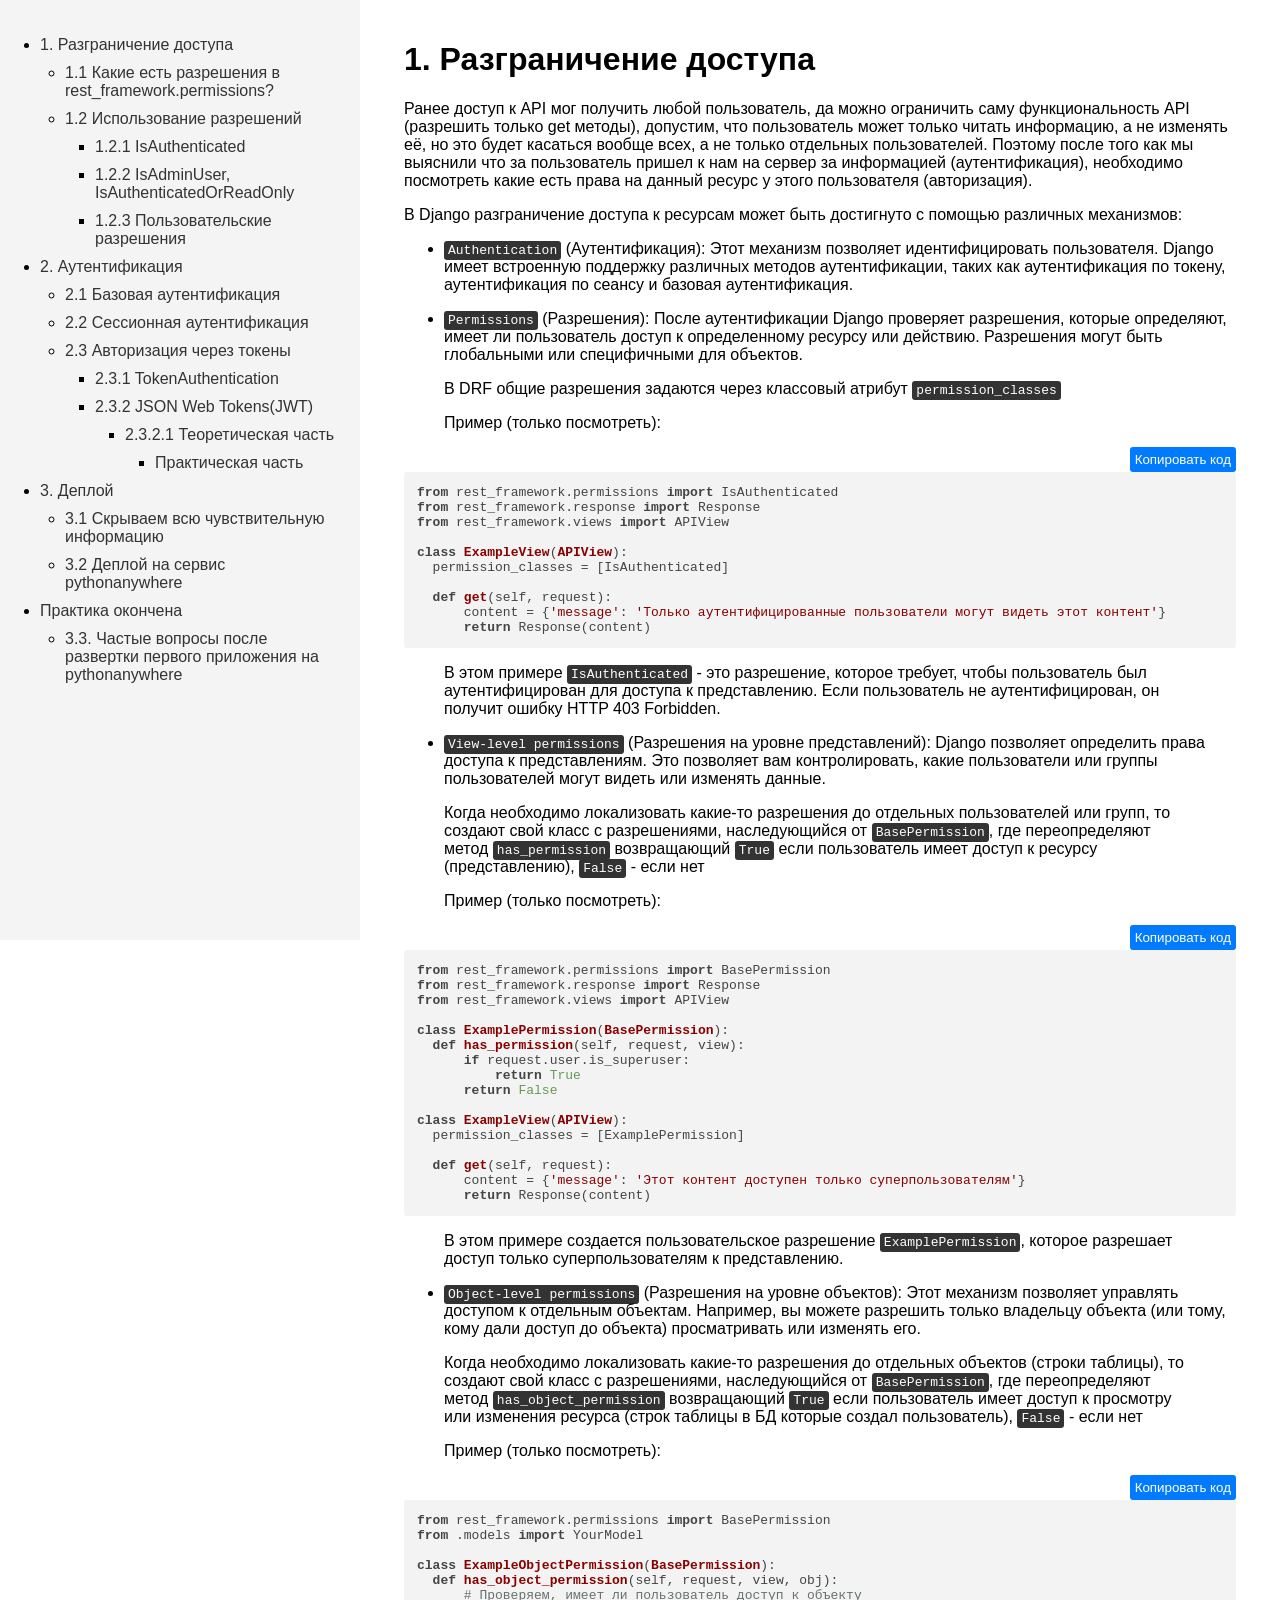
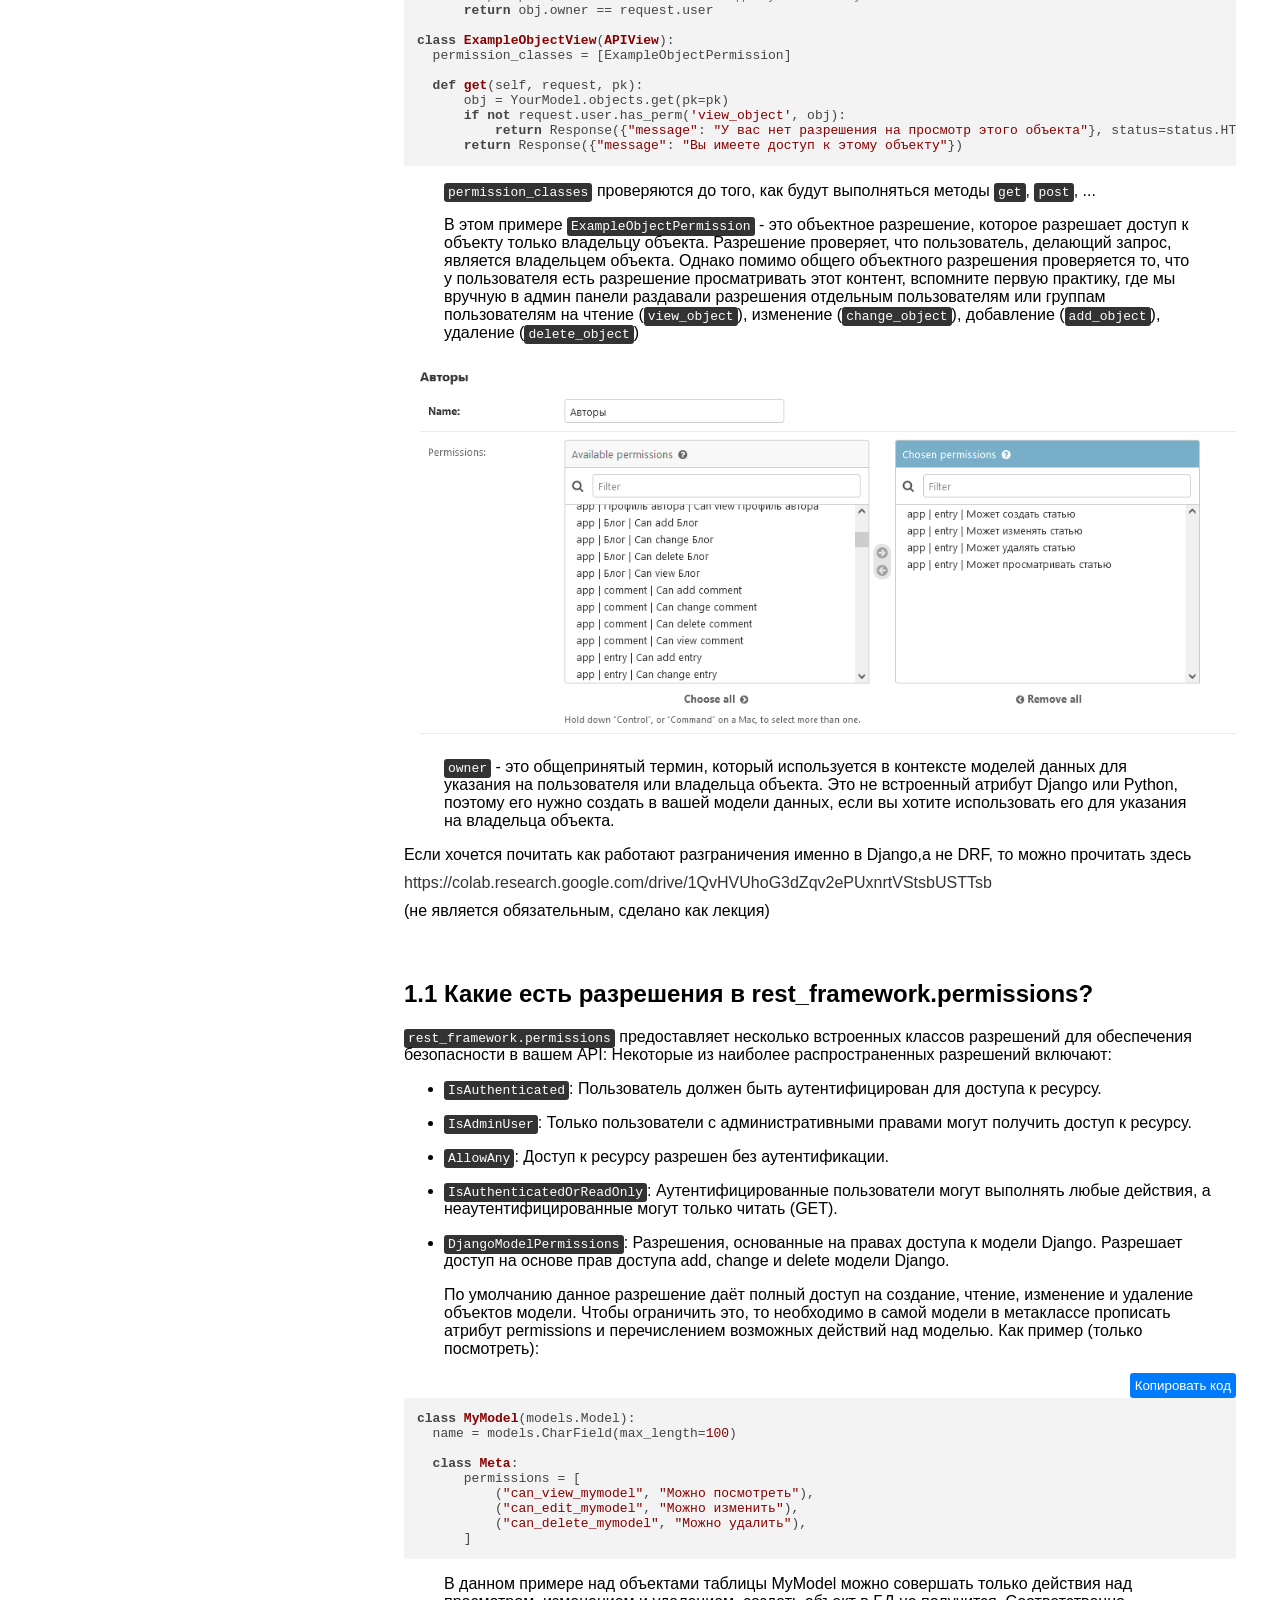
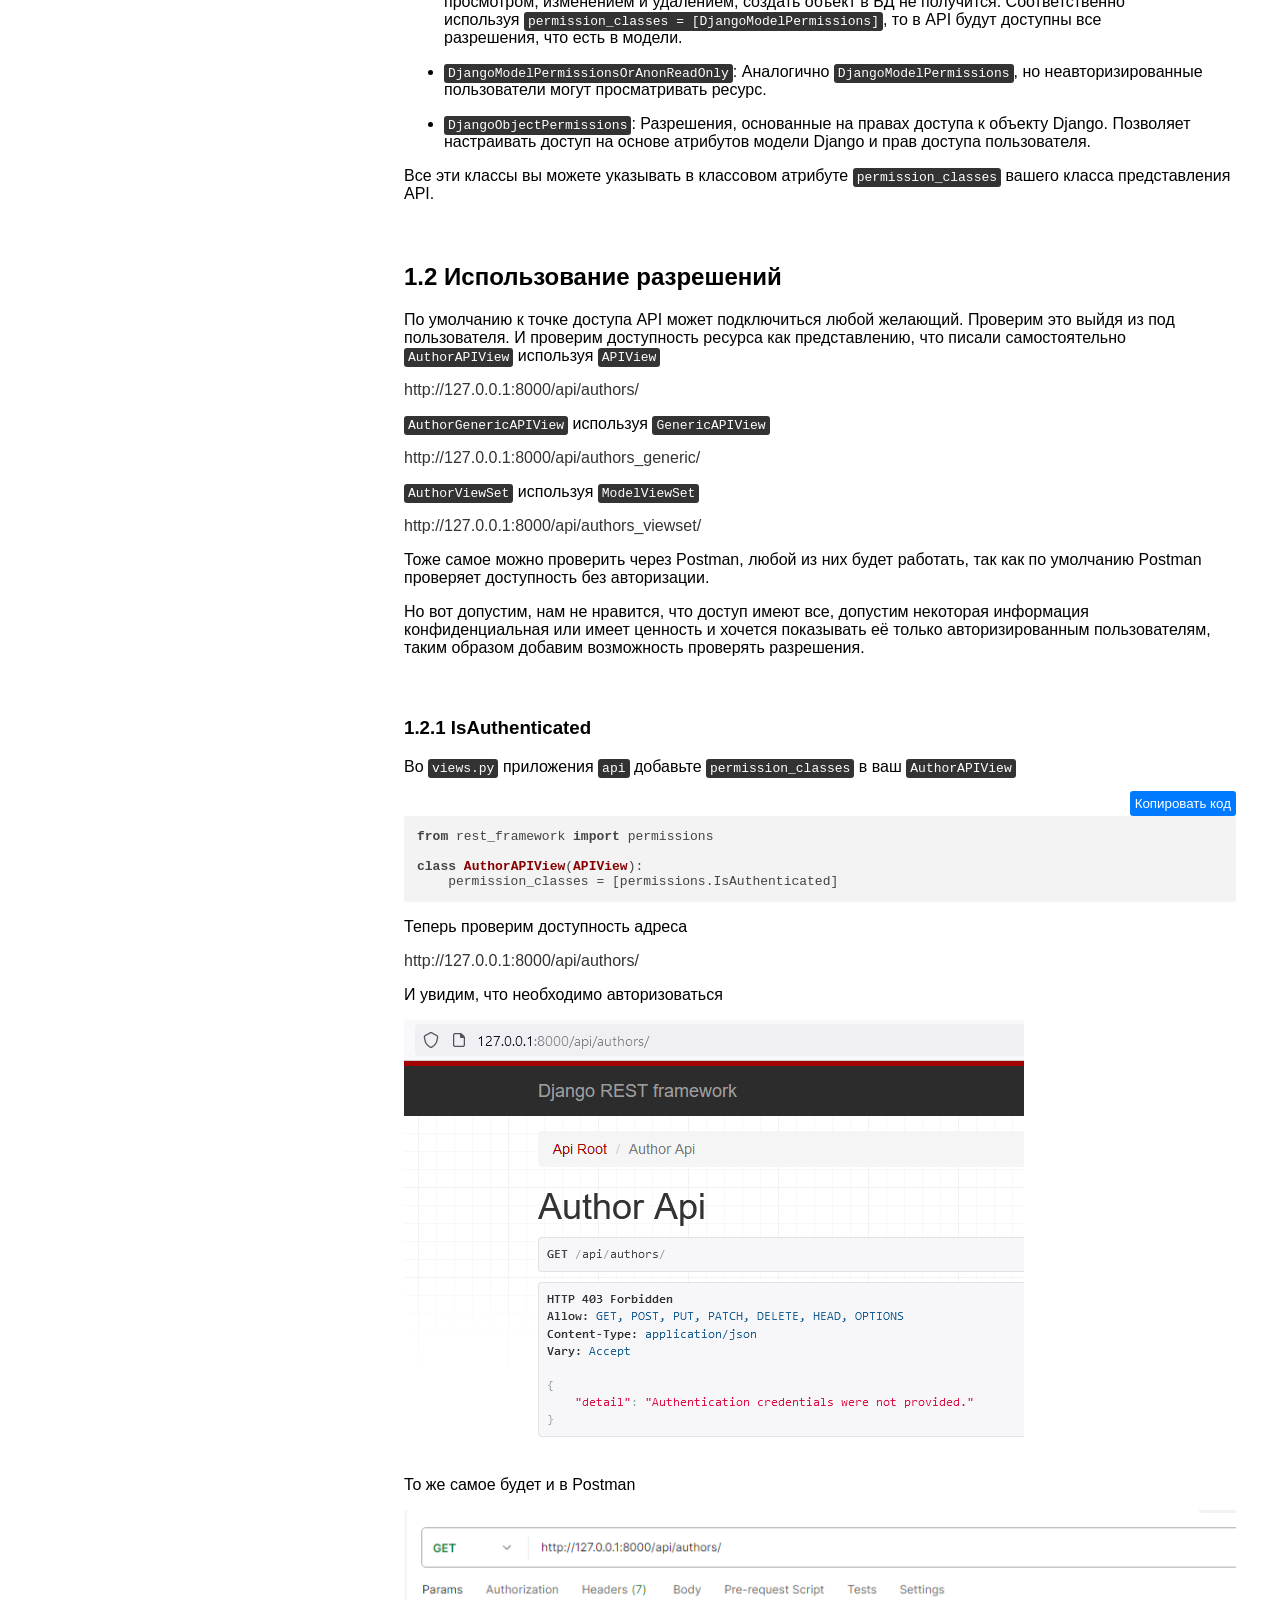
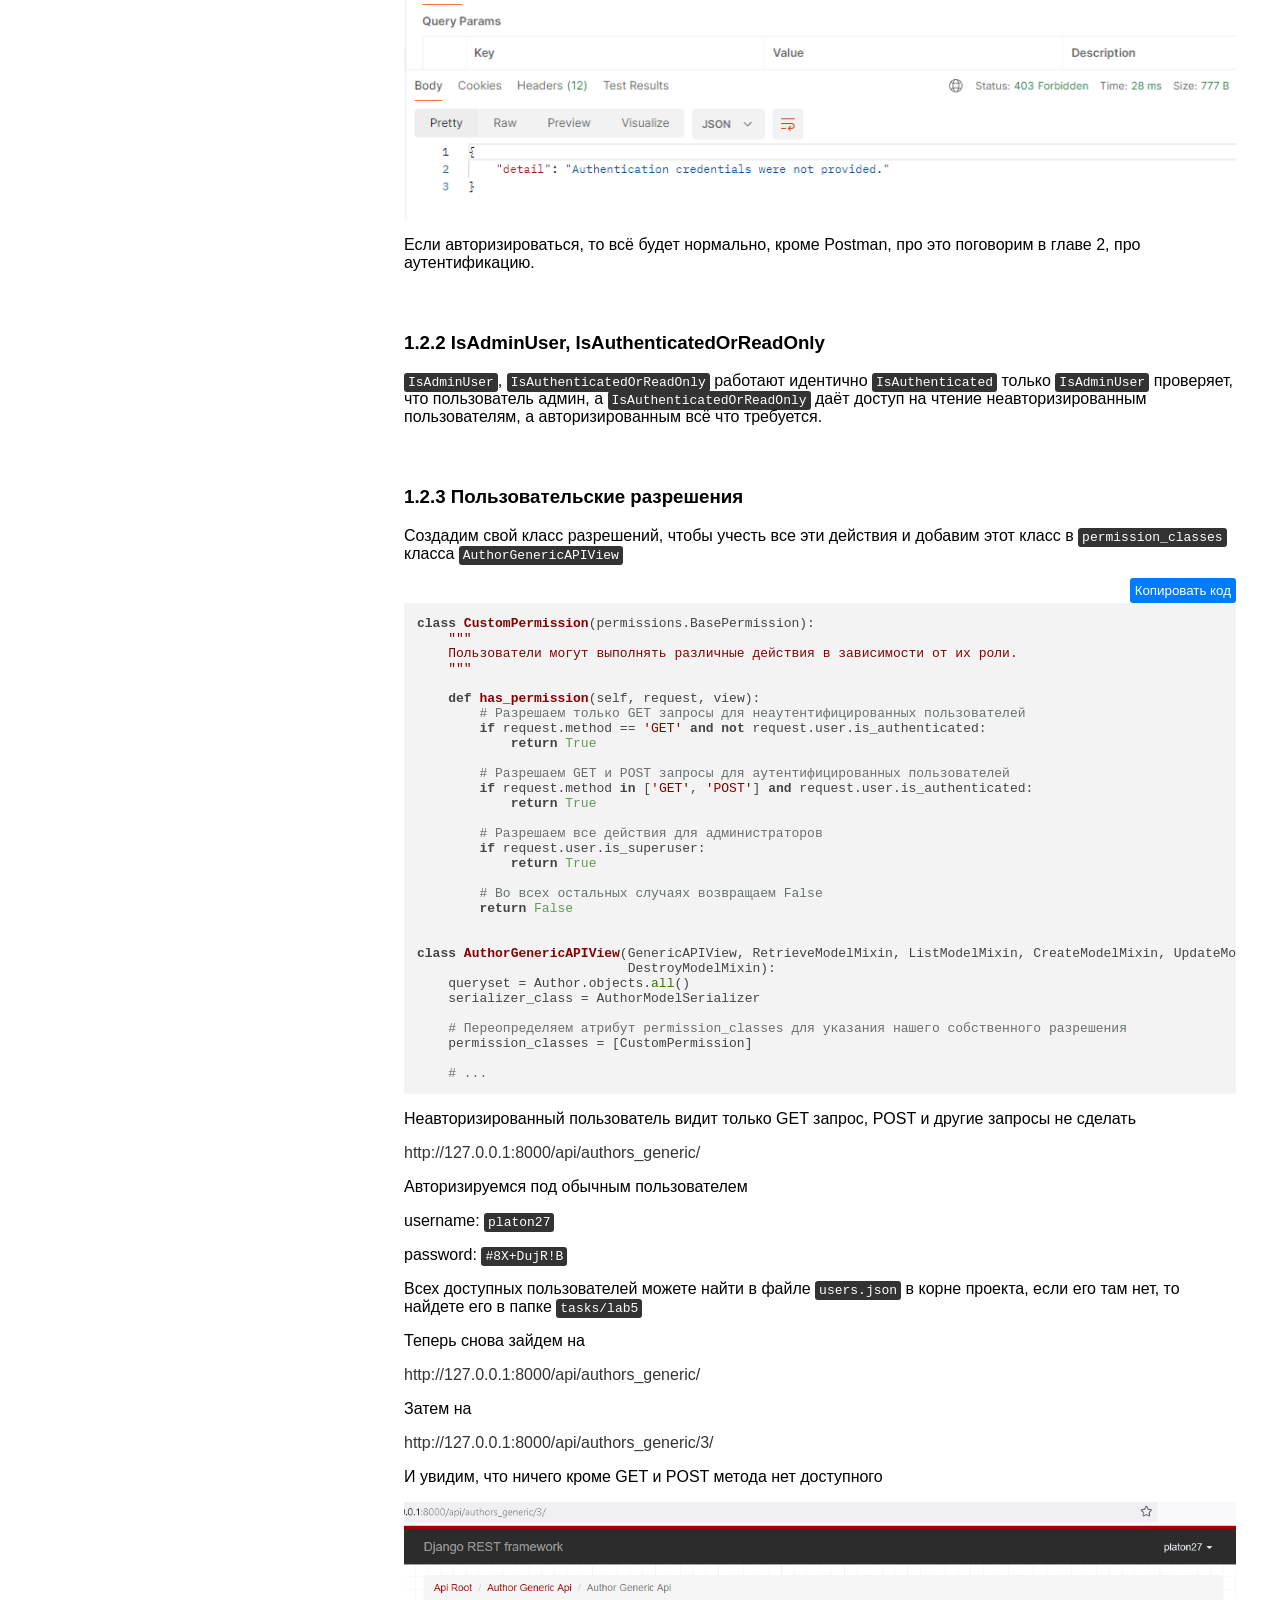
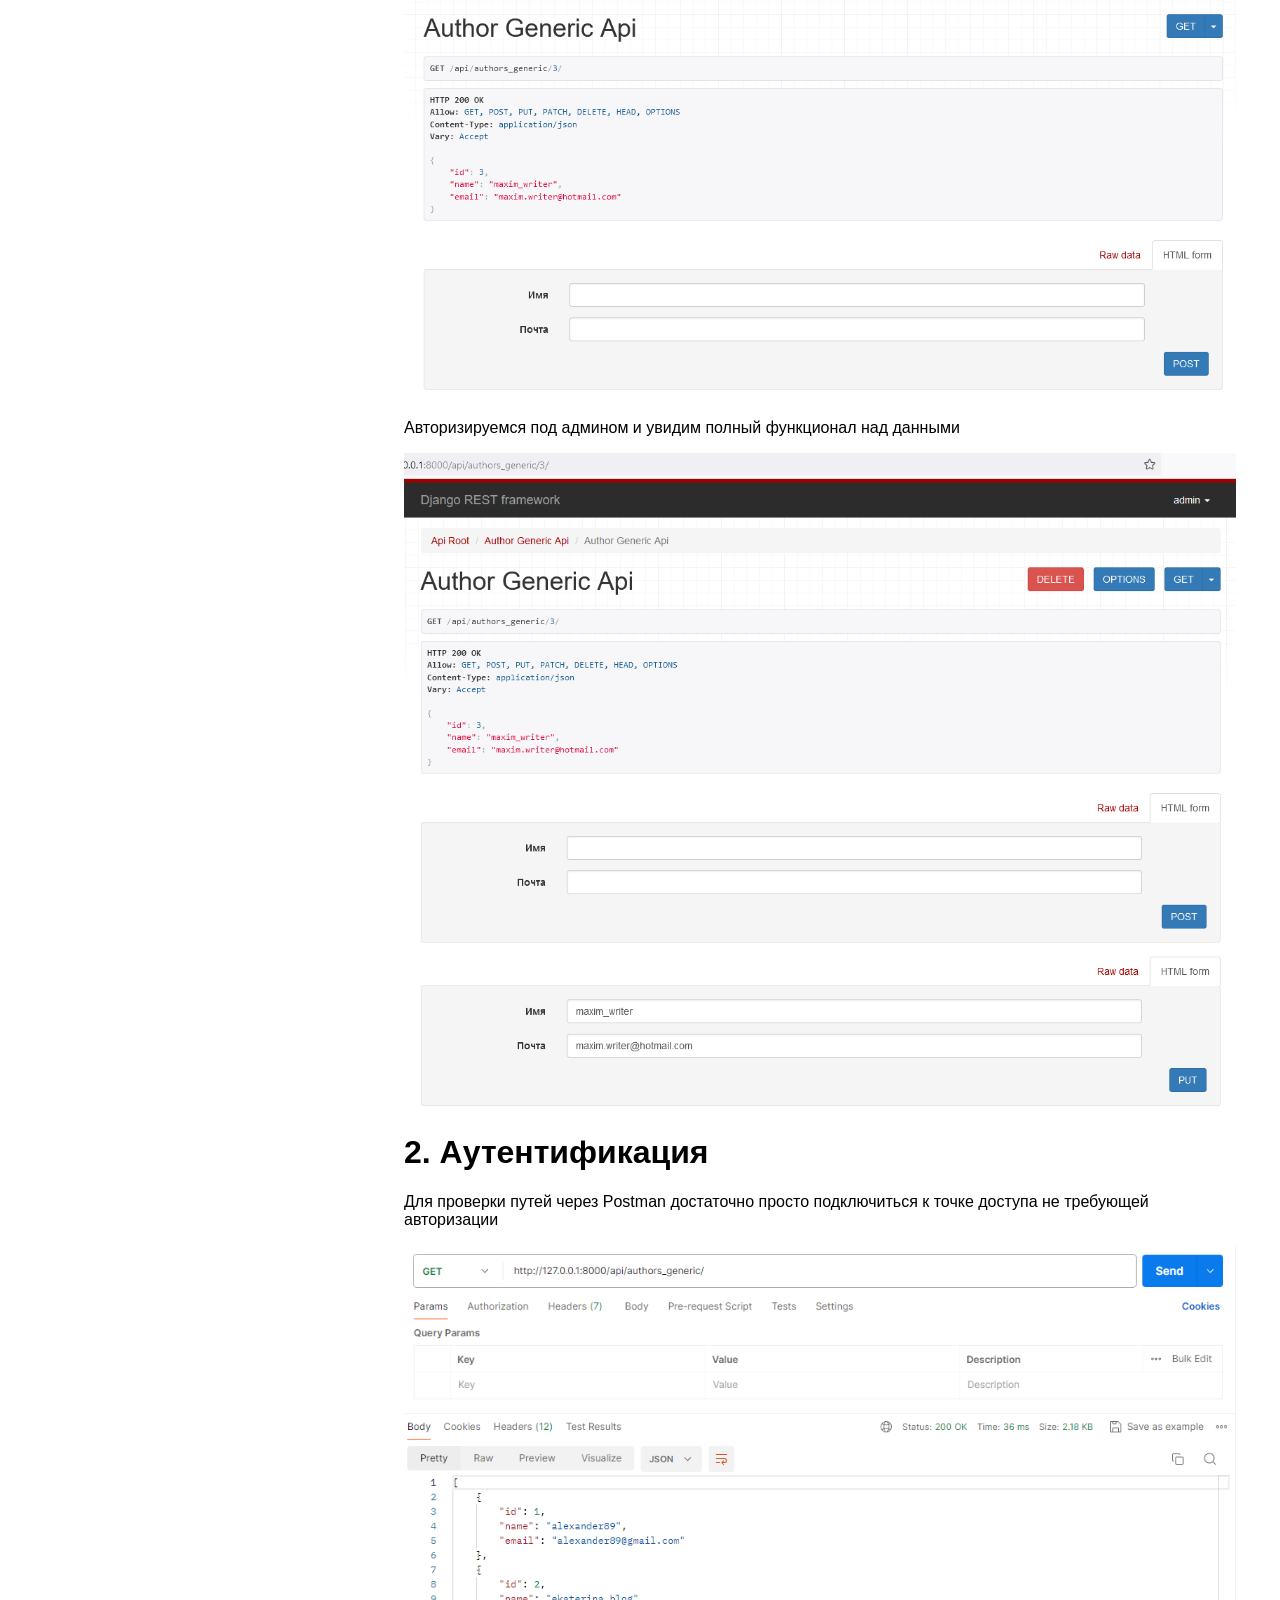
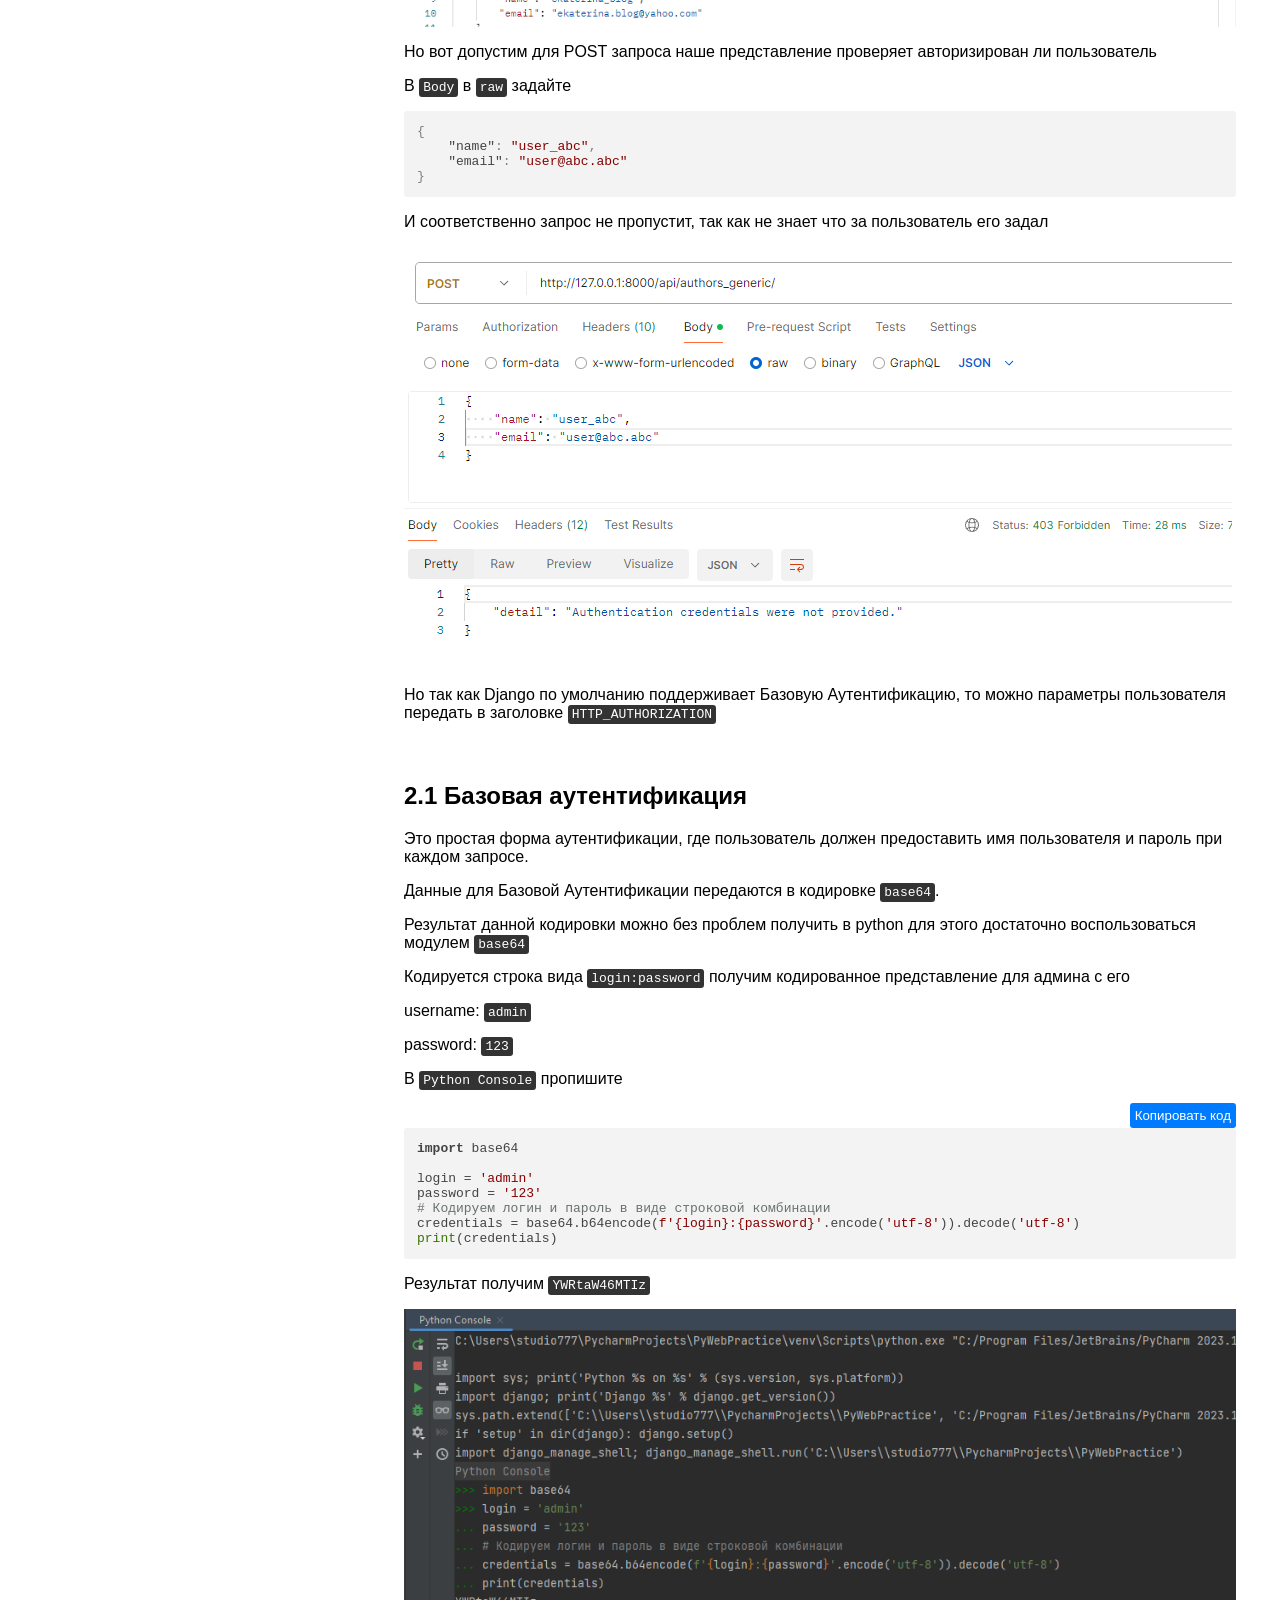
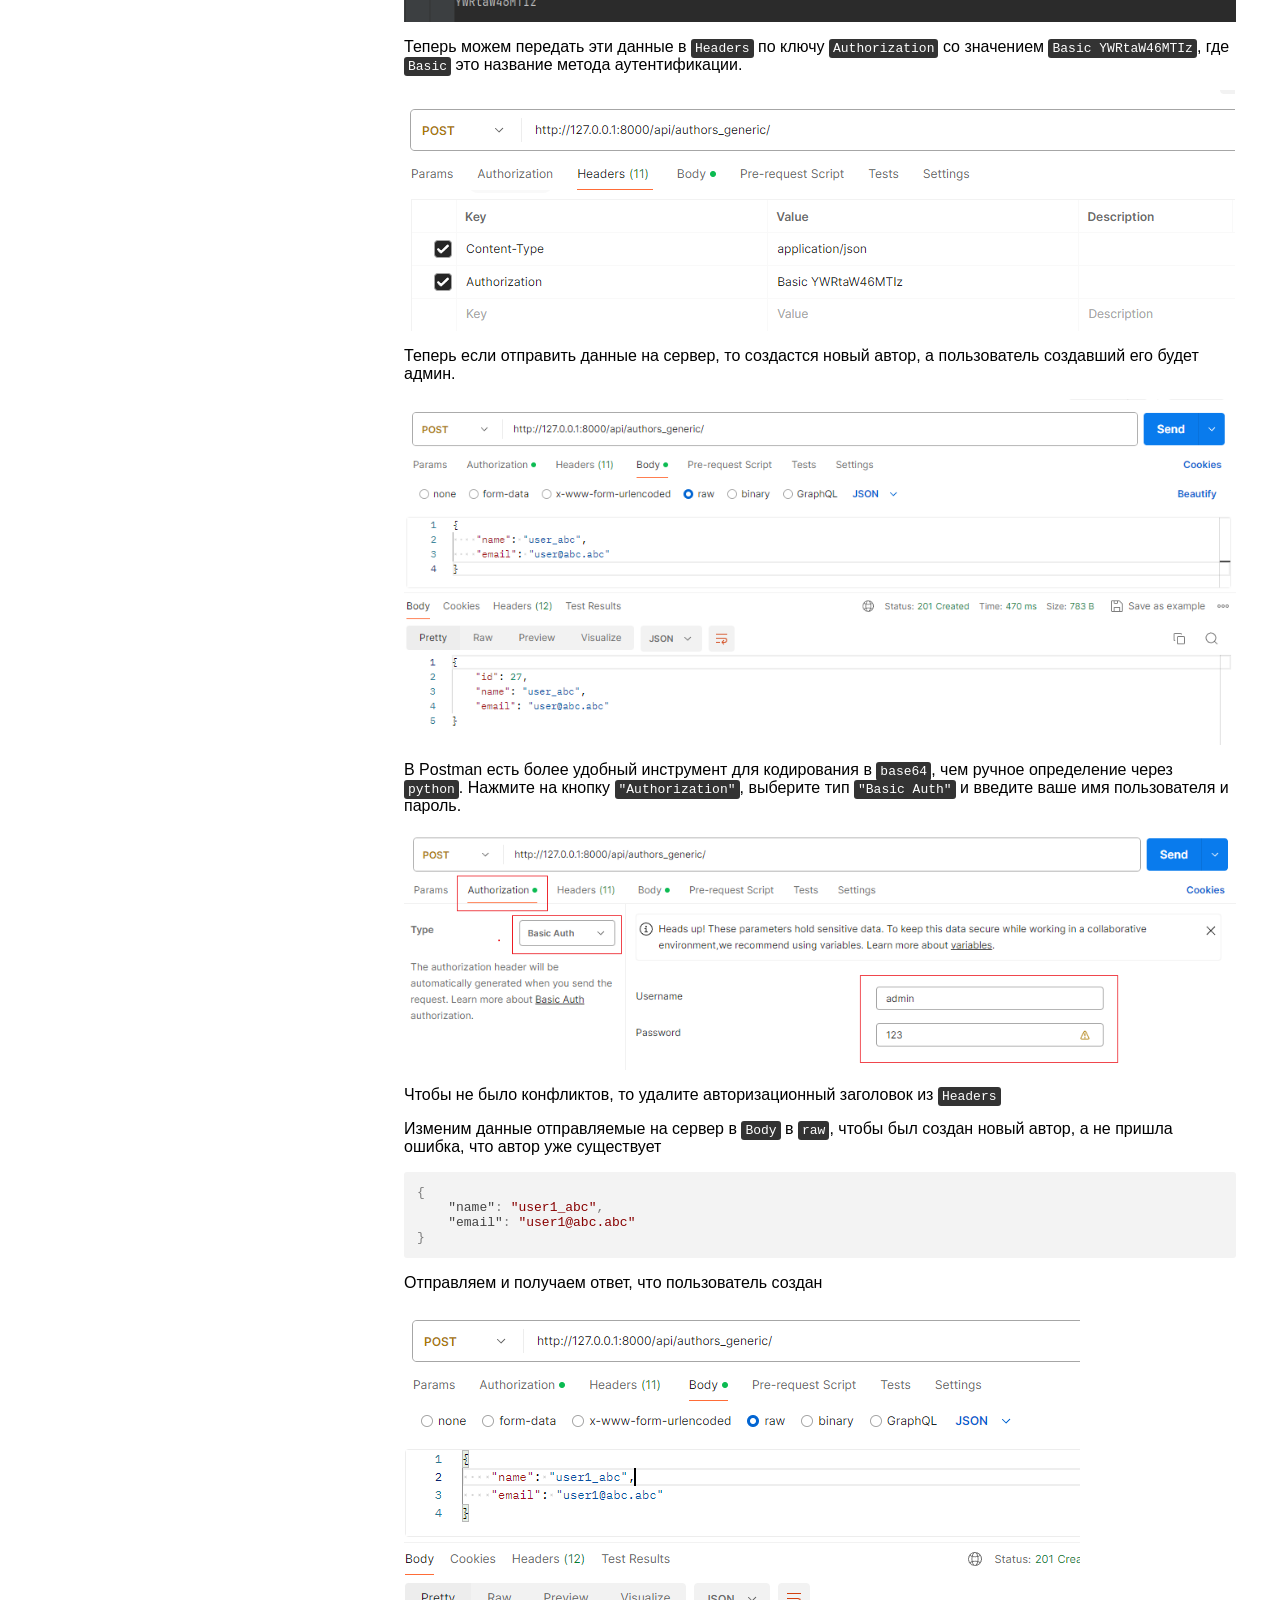
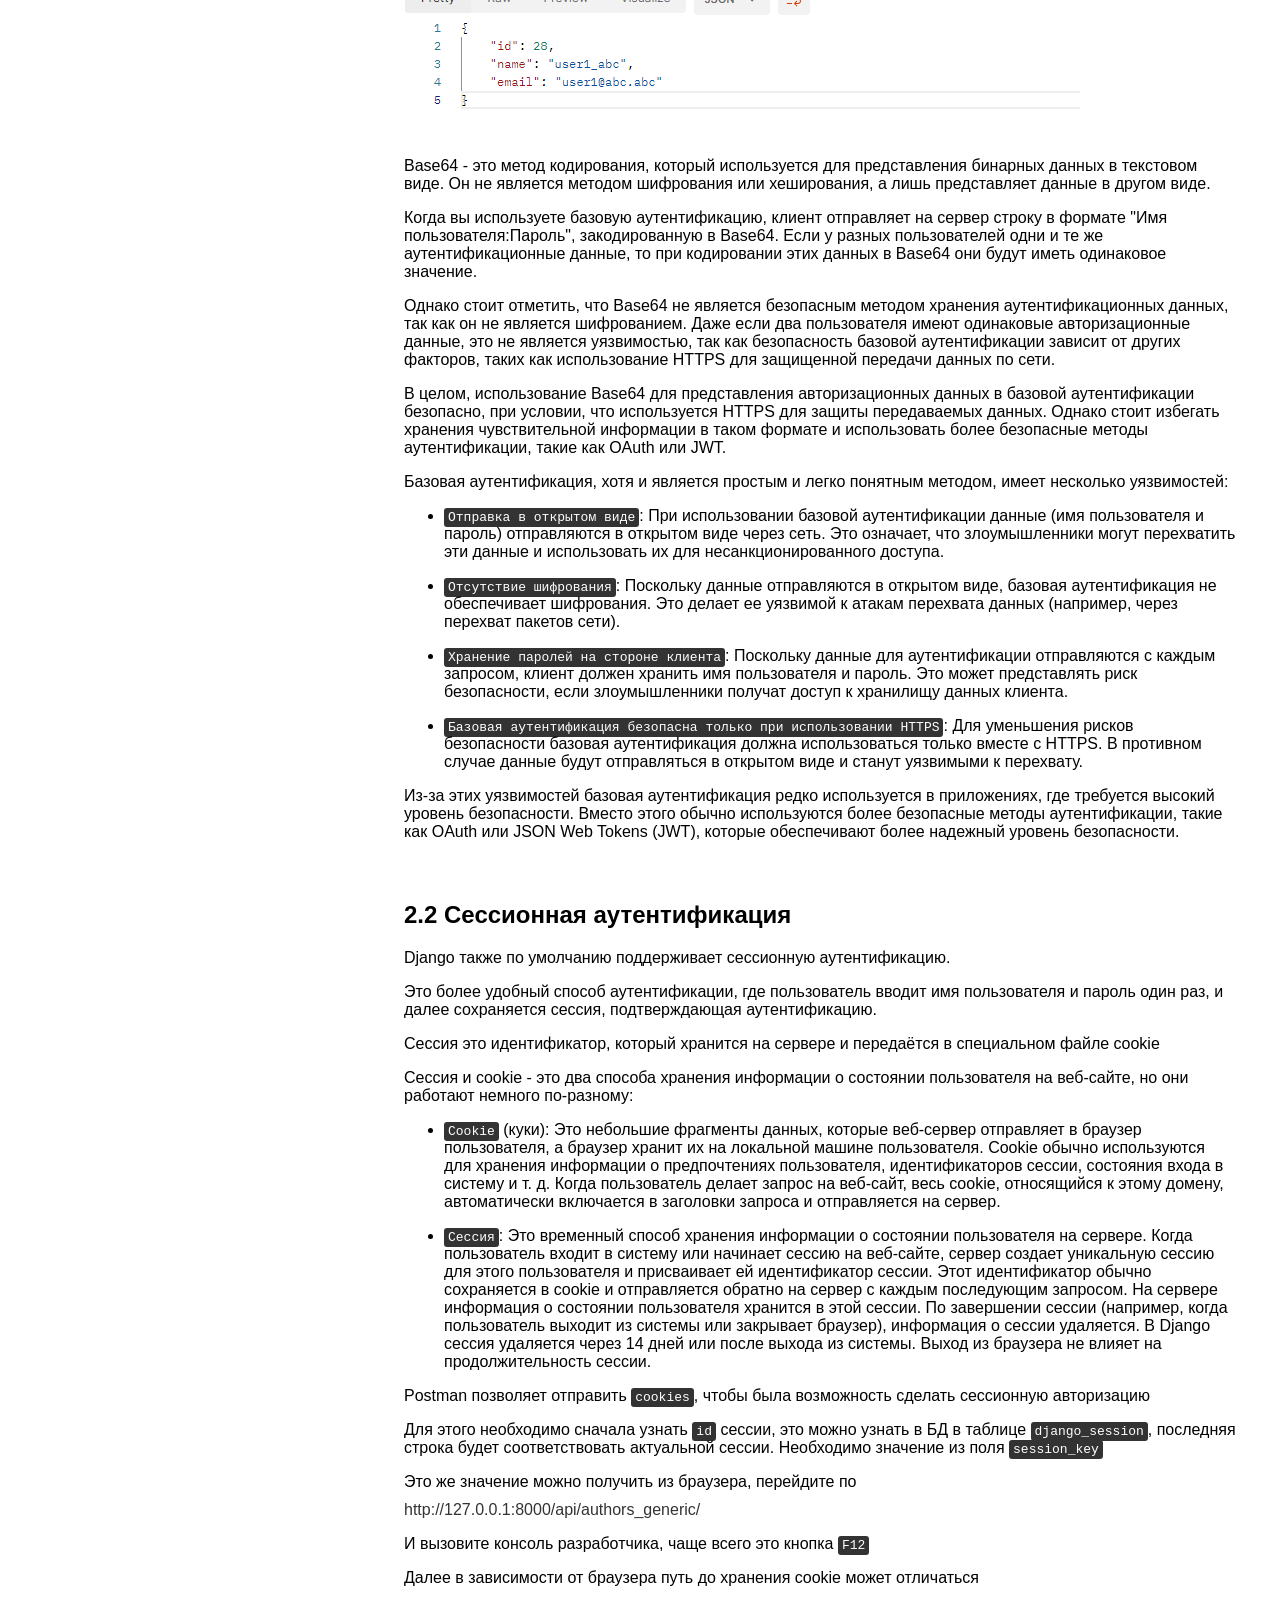
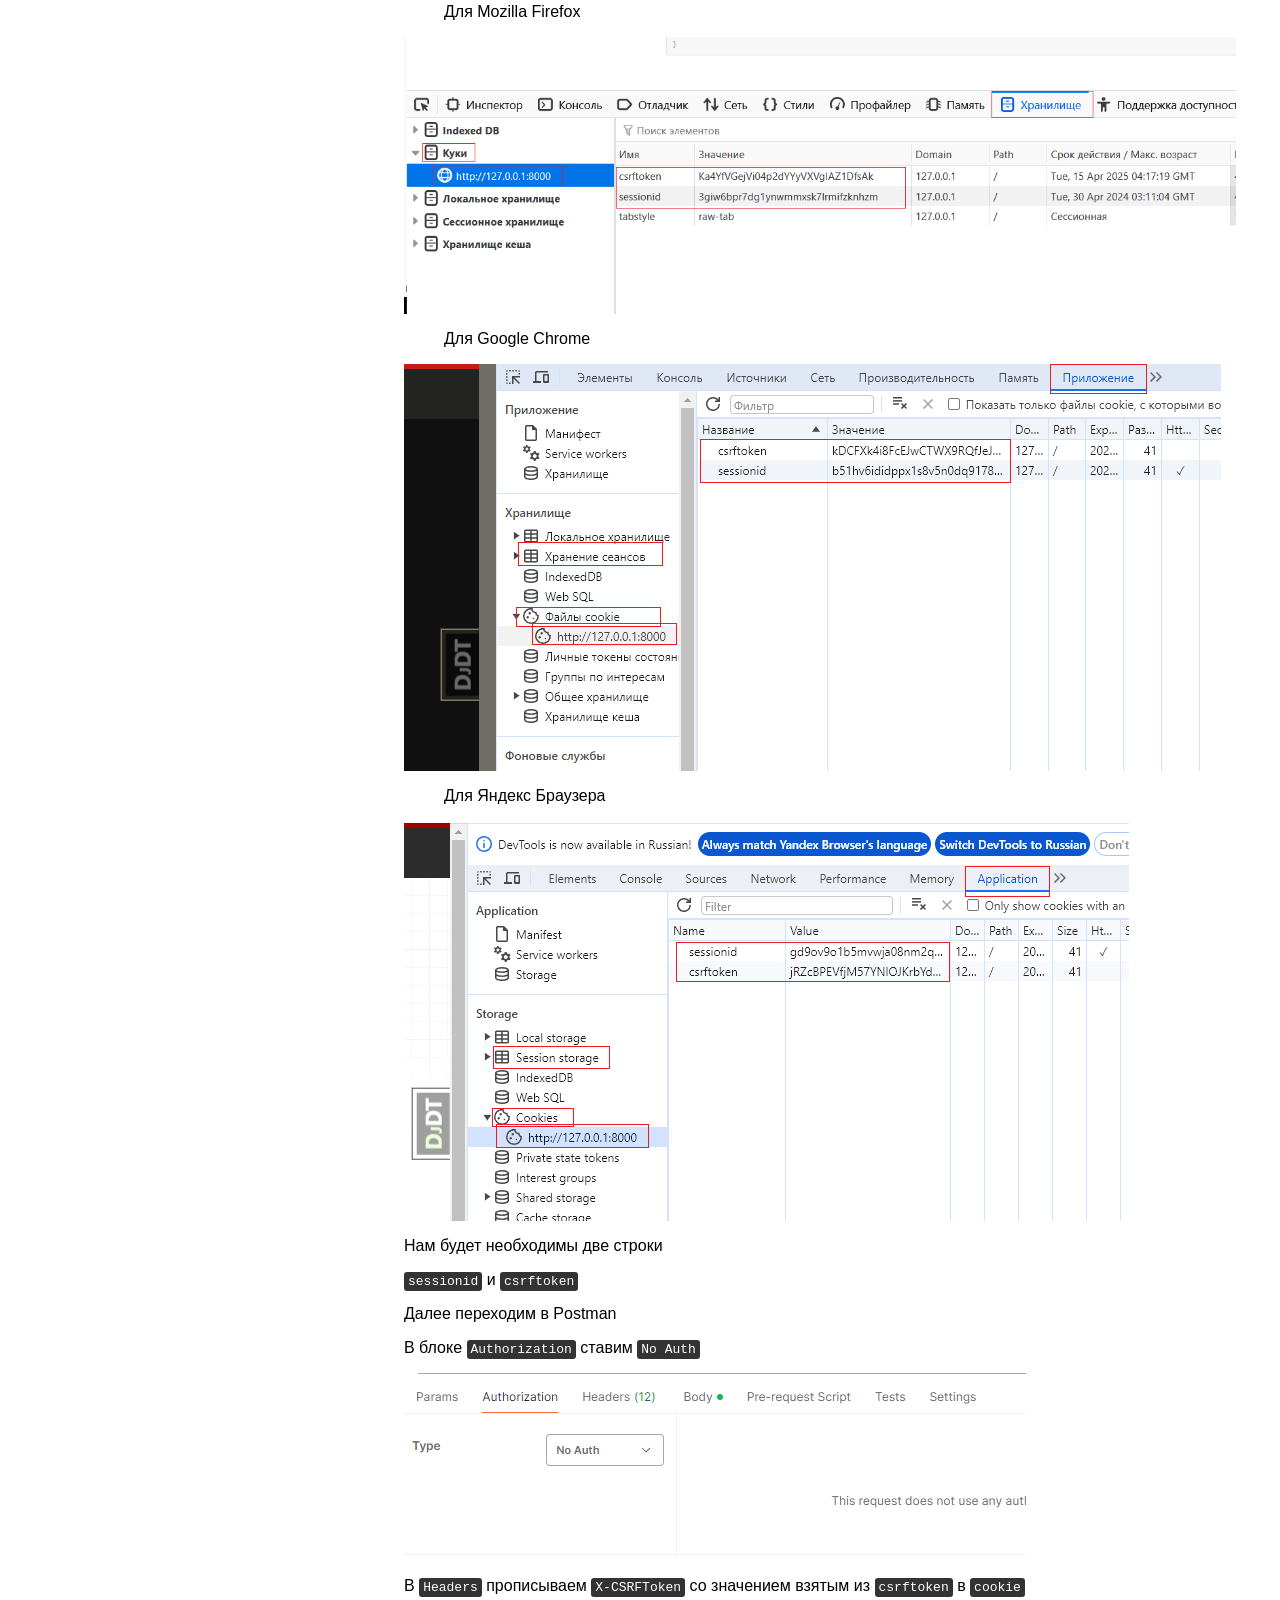
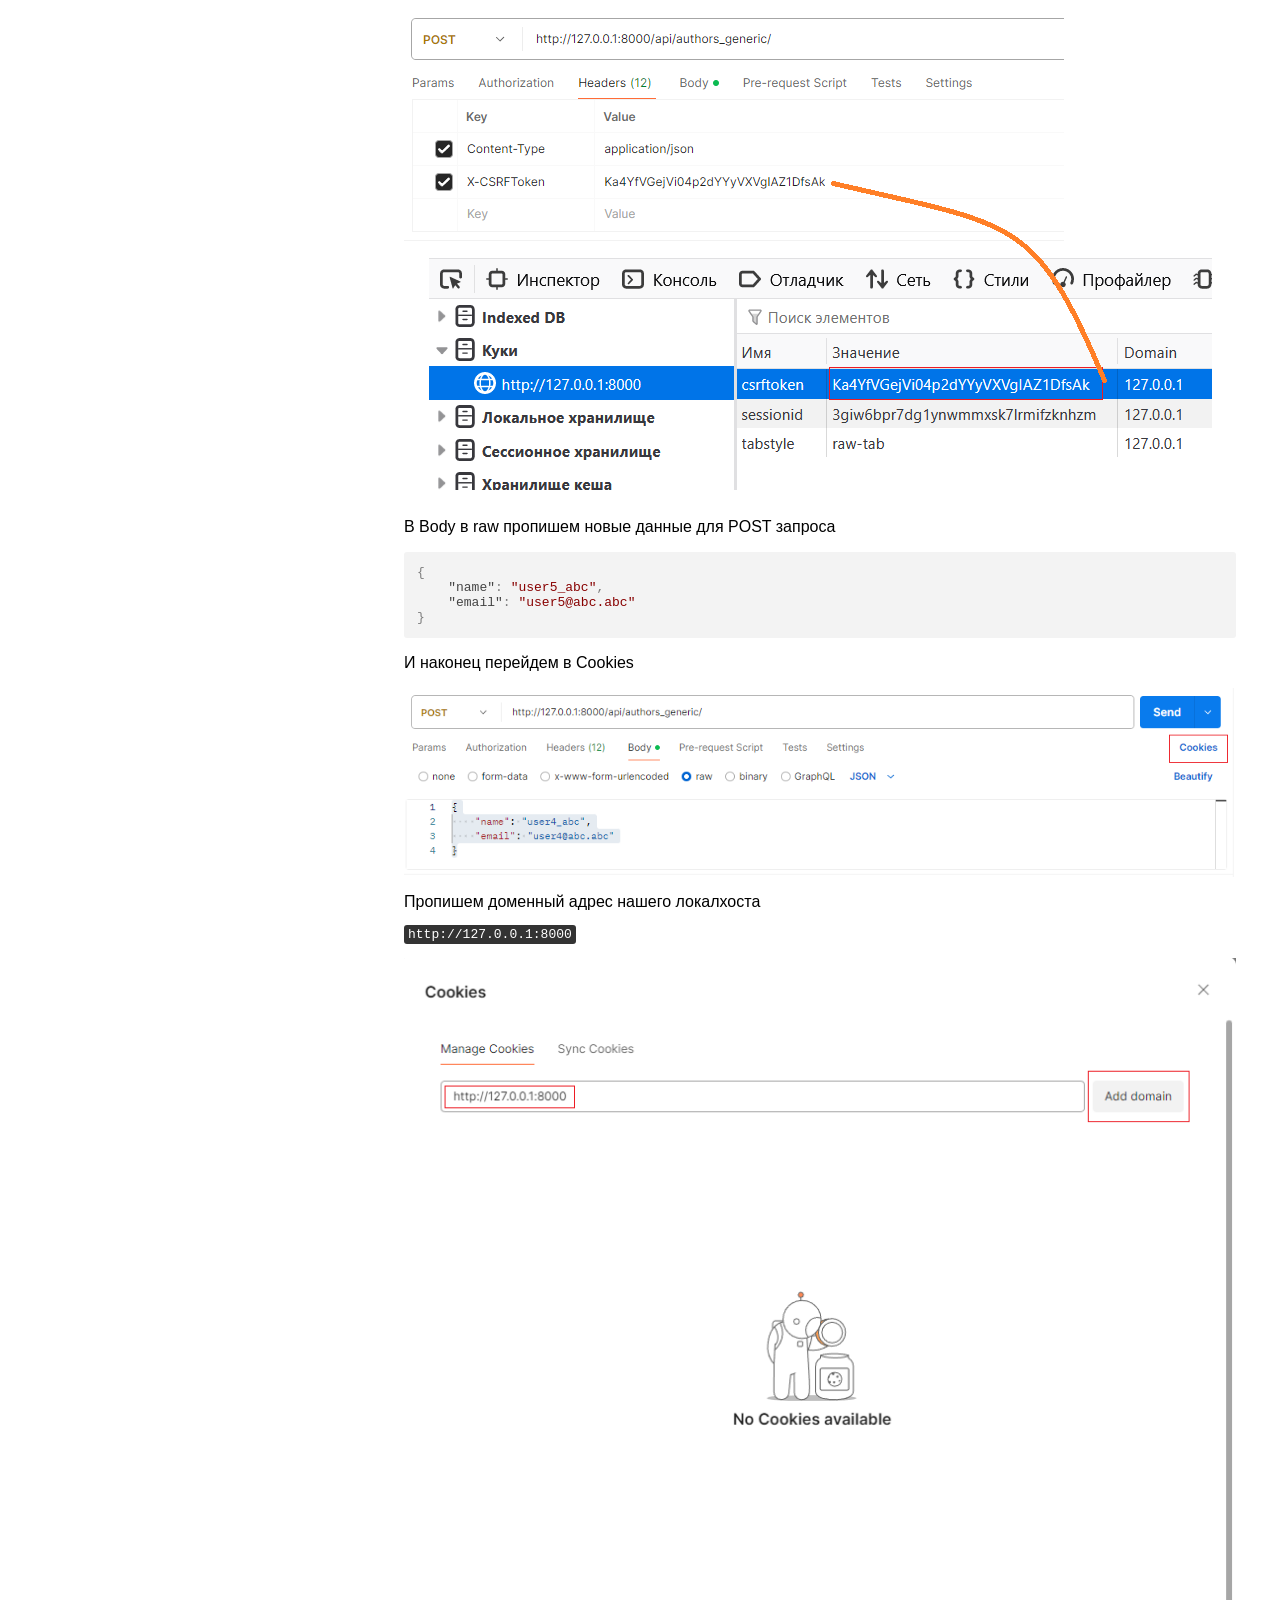
<file: tasks/lab5/readme.html>
<html>
        <head>
            <meta charset="UTF-8">
            <meta name="viewport" content="width=device-width, initial-scale=1.0">
            <title>Оглавление</title>

            <link rel="stylesheet" href="/js_css/main.css">
            <link rel="stylesheet" href="/js_css/default.min.css">
            <!-- Подключаем js -->
            <script src="/js_css/copy.js"></script>
            <script src="/js_css/highlight.min.js"></script>
            <script>hljs.highlightAll();</script>
        </head>
        <body>
            <div class="sidebar">
<ul>
<li><a href="#1">1. Разграничение доступа</a><ul>
<li><a href="#11-rest_frameworkpermissions">1.1 Какие есть разрешения в rest_framework.permissions?</a></li>
<li><a href="#12">1.2 Использование разрешений</a><ul>
<li><a href="#121-isauthenticated">1.2.1 IsAuthenticated</a></li>
<li><a href="#122-isadminuser-isauthenticatedorreadonly">1.2.2 IsAdminUser, IsAuthenticatedOrReadOnly</a></li>
<li><a href="#123">1.2.3 Пользовательские разрешения</a></li>
</ul>
</li>
</ul>
</li>
<li><a href="#2">2. Аутентификация</a><ul>
<li><a href="#21">2.1 Базовая аутентификация</a></li>
<li><a href="#22">2.2 Сессионная аутентификация</a></li>
<li><a href="#23">2.3 Авторизация через токены</a><ul>
<li><a href="#231-tokenauthentication">2.3.1 TokenAuthentication</a></li>
<li><a href="#232-json-web-tokensjwt">2.3.2 JSON Web Tokens(JWT)</a><ul>
<li><a href="#2321">2.3.2.1 Теоретическая часть</a><ul>
<li><a href="#_1">Практическая часть</a></li>
</ul>
</li>
</ul>
</li>
</ul>
</li>
</ul>
</li>
<li><a href="#3">3. Деплой</a><ul>
<li><a href="#31">3.1 Скрываем всю чувствительную информацию</a></li>
<li><a href="#32-pythonanywhere">3.2 Деплой на сервис pythonanywhere</a></li>
</ul>
</li>
<li><a href="#_2">Практика окончена</a><ul>
<li><a href="#33-pythonanywhere">3.3. Частые вопросы после развертки первого приложения на pythonanywhere</a></li>
</ul>
</li>
</ul>
</div>
<div class="content">
<h1 id="1">1. Разграничение доступа</h1>
<p>Ранее доступ к API мог получить любой пользователь, да можно ограничить саму функциональность API (разрешить только get методы), допустим, что 
пользователь может только читать информацию, а не изменять её, но это будет касаться вообще всех, а не только отдельных пользователей. Поэтому
после того как мы выяснили что за пользователь пришел к нам на сервер за информацией (аутентификация), необходимо посмотреть какие есть права на данный ресурс
у этого пользователя (авторизация).</p>
<p>В Django разграничение доступа к ресурсам может быть достигнуто с помощью различных механизмов:</p>
<ul>
<li>
<p><code>Authentication</code> (Аутентификация): Этот механизм позволяет идентифицировать пользователя. 
Django имеет встроенную поддержку различных методов аутентификации, таких как аутентификация по токену, аутентификация по сеансу и базовая аутентификация.</p>
</li>
<li>
<p><code>Permissions</code> (Разрешения): После аутентификации Django проверяет разрешения, которые определяют, 
имеет ли пользователь доступ к определенному ресурсу или действию. Разрешения могут быть глобальными или специфичными для объектов.</p>
</li>
</ul>
<blockquote>
<p>В DRF общие разрешения задаются через классовый атрибут <code>permission_classes</code> </p>
<p>Пример (только посмотреть):</p>
</blockquote>
<div class="code-container"><pre class="highlight"><code class="language-python linenums" id="code-block-1">from rest_framework.permissions import IsAuthenticated
from rest_framework.response import Response
from rest_framework.views import APIView

class ExampleView(APIView):
  permission_classes = [IsAuthenticated]

  def get(self, request):
      content = {'message': 'Только аутентифицированные пользователи могут видеть этот контент'}
      return Response(content)
</code></pre><button class="copy-button" onclick="copyCode('code-block-1')">Копировать код</button></div>

<blockquote>
<p>В этом примере <code>IsAuthenticated</code> - это разрешение, которое требует, чтобы пользователь был аутентифицирован для доступа к представлению. Если пользователь не аутентифицирован, он получит ошибку HTTP 403 Forbidden.</p>
</blockquote>
<ul>
<li><code>View-level permissions</code> (Разрешения на уровне представлений): Django позволяет определить права доступа к представлениям. 
Это позволяет вам контролировать, какие пользователи или группы пользователей могут видеть или изменять данные.</li>
</ul>
<blockquote>
<p>Когда необходимо локализовать какие-то разрешения до отдельных пользователей или групп, то создают свой класс с разрешениями, 
наследующийся от <code>BasePermission</code>, где переопределяют метод <code>has_permission</code> возвращающий <code>True</code> если пользователь имеет доступ к ресурсу (представлению),
<code>False</code> - если нет</p>
<p>Пример (только посмотреть):</p>
</blockquote>
<div class="code-container"><pre class="highlight"><code class="language-python linenums" id="code-block-2">from rest_framework.permissions import BasePermission
from rest_framework.response import Response
from rest_framework.views import APIView

class ExamplePermission(BasePermission):
  def has_permission(self, request, view):
      if request.user.is_superuser:
          return True
      return False

class ExampleView(APIView):
  permission_classes = [ExamplePermission]

  def get(self, request):
      content = {'message': 'Этот контент доступен только суперпользователям'}
      return Response(content)
</code></pre><button class="copy-button" onclick="copyCode('code-block-2')">Копировать код</button></div>

<blockquote>
<p>В этом примере создается пользовательское разрешение <code>ExamplePermission</code>, которое разрешает доступ только суперпользователям к представлению.</p>
</blockquote>
<ul>
<li><code>Object-level permissions</code> (Разрешения на уровне объектов): Этот механизм позволяет управлять доступом к отдельным объектам. 
Например, вы можете разрешить только владельцу объекта (или тому, кому дали доступ до объекта) просматривать или изменять его.</li>
</ul>
<blockquote>
<p>Когда необходимо локализовать какие-то разрешения до отдельных объектов (строки таблицы), то создают свой класс с разрешениями, 
наследующийся от <code>BasePermission</code>, где переопределяют метод <code>has_object_permission</code> возвращающий <code>True</code> если пользователь имеет доступ к просмотру или изменения ресурса (строк таблицы в БД которые создал пользователь),
<code>False</code> - если нет</p>
<p>Пример (только посмотреть):</p>
</blockquote>
<div class="code-container"><pre class="highlight"><code class="language-python linenums" id="code-block-3">from rest_framework.permissions import BasePermission
from .models import YourModel

class ExampleObjectPermission(BasePermission):
  def has_object_permission(self, request, view, obj):
      # Проверяем, имеет ли пользователь доступ к объекту
      return obj.owner == request.user

class ExampleObjectView(APIView):
  permission_classes = [ExampleObjectPermission]

  def get(self, request, pk):
      obj = YourModel.objects.get(pk=pk)
      if not request.user.has_perm('view_object', obj):
          return Response({&quot;message&quot;: &quot;У вас нет разрешения на просмотр этого объекта&quot;}, status=status.HTTP_403_FORBIDDEN)
      return Response({&quot;message&quot;: &quot;Вы имеете доступ к этому объекту&quot;})
</code></pre><button class="copy-button" onclick="copyCode('code-block-3')">Копировать код</button></div>

<blockquote>
<p><code>permission_classes</code> проверяются до того, как будут выполняться методы <code>get</code>, <code>post</code>, ...</p>
<p>В этом примере <code>ExampleObjectPermission</code> - это объектное разрешение, которое разрешает доступ к объекту только владельцу объекта. 
Разрешение проверяет, что пользователь, делающий запрос, является владельцем объекта. Однако помимо общего объектного разрешения проверяется то,
что у пользователя есть разрешение просматривать этот контент, вспомните первую практику, где мы вручную в админ панели раздавали разрешения отдельным пользователям или 
группам пользователям на чтение (<code>view_object</code>), изменение (<code>change_object</code>), добавление (<code>add_object</code>), удаление (<code>delete_object</code>)</p>
</blockquote>
<p><img alt="img.png" src="pic/img.png" /></p>
<blockquote>
<p><code>owner</code> - это общепринятый термин, который используется в контексте моделей данных для указания на пользователя или владельца объекта. 
Это не встроенный атрибут Django или Python, поэтому его нужно создать в вашей модели данных, если вы хотите использовать 
его для указания на владельца объекта.</p>
</blockquote>
<p>Если хочется почитать как работают разграничения именно в Django,а не DRF, то можно прочитать здесь <a href="https://colab.research.google.com/drive/1QvHVUhoG3dZqv2ePUxnrtVStsbUSTTsb" target="_blank">https://colab.research.google.com/drive/1QvHVUhoG3dZqv2ePUxnrtVStsbUSTTsb</a> (не является обязательным, сделано как лекция)</p>
<h2 id="11-rest_frameworkpermissions">1.1 Какие есть разрешения в rest_framework.permissions?</h2>
<p><code>rest_framework.permissions</code> предоставляет несколько встроенных классов разрешений для обеспечения безопасности в вашем API:
Некоторые из наиболее распространенных разрешений включают:</p>
<ul>
<li>
<p><code>IsAuthenticated</code>: Пользователь должен быть аутентифицирован для доступа к ресурсу.</p>
</li>
<li>
<p><code>IsAdminUser</code>: Только пользователи с административными правами могут получить доступ к ресурсу.</p>
</li>
<li>
<p><code>AllowAny</code>: Доступ к ресурсу разрешен без аутентификации.</p>
</li>
<li>
<p><code>IsAuthenticatedOrReadOnly</code>: Аутентифицированные пользователи могут выполнять любые действия, а неаутентифицированные могут только читать (GET).</p>
</li>
<li>
<p><code>DjangoModelPermissions</code>: Разрешения, основанные на правах доступа к модели Django. Разрешает доступ на основе прав доступа add, change и delete модели Django.</p>
</li>
</ul>
<blockquote>
<p>По умолчанию данное разрешение даёт полный доступ на создание, чтение, изменение и удаление объектов модели. Чтобы ограничить это, то необходимо в самой модели в 
метаклассе прописать атрибут permissions и перечислением возможных действий над моделью. Как пример (только посмотреть):</p>
</blockquote>
<div class="code-container"><pre class="highlight"><code class="language-python linenums" id="code-block-4">class MyModel(models.Model):
  name = models.CharField(max_length=100)

  class Meta:
      permissions = [
          (&quot;can_view_mymodel&quot;, &quot;Можно посмотреть&quot;),
          (&quot;can_edit_mymodel&quot;, &quot;Можно изменить&quot;),
          (&quot;can_delete_mymodel&quot;, &quot;Можно удалить&quot;),
      ]
</code></pre><button class="copy-button" onclick="copyCode('code-block-4')">Копировать код</button></div>

<blockquote>
<p>В данном примере над объектами таблицы MyModel можно совершать только действия над просмотром, изменением и удалением,
создать объект в БД не получится. Соответственно используя <code>permission_classes = [DjangoModelPermissions]</code>, то в API 
будут доступны все разрешения, что есть в модели.</p>
</blockquote>
<ul>
<li>
<p><code>DjangoModelPermissionsOrAnonReadOnly</code>: Аналогично <code>DjangoModelPermissions</code>, но неавторизированные пользователи могут просматривать ресурс.</p>
</li>
<li>
<p><code>DjangoObjectPermissions</code>: Разрешения, основанные на правах доступа к объекту Django. Позволяет настраивать доступ на основе атрибутов модели Django и прав доступа пользователя.</p>
</li>
</ul>
<p>Все эти классы вы можете указывать в классовом атрибуте <code>permission_classes</code> вашего класса представления API.</p>
<h2 id="12">1.2 Использование разрешений</h2>
<p>По умолчанию к точке доступа API может подключиться любой желающий. Проверим это выйдя из под пользователя. И проверим доступность 
ресурса как представлению, что писали самостоятельно <code>AuthorAPIView</code> используя <code>APIView</code></p>
<p><a href="http://127.0.0.1:8000/api/authors/" target="_blank">http://127.0.0.1:8000/api/authors/</a></p>
<p><code>AuthorGenericAPIView</code> используя <code>GenericAPIView</code></p>
<p><a href="http://127.0.0.1:8000/api/authors_generic/" target="_blank">http://127.0.0.1:8000/api/authors_generic/</a></p>
<p><code>AuthorViewSet</code> используя <code>ModelViewSet</code></p>
<p><a href="http://127.0.0.1:8000/api/authors_viewset/" target="_blank">http://127.0.0.1:8000/api/authors_viewset/</a></p>
<p>Тоже самое можно проверить через Postman, любой из них будет работать, так как по умолчанию Postman проверяет доступность без 
авторизации.</p>
<p>Но вот допустим, нам не нравится, что доступ имеют все, допустим некоторая информация конфиденциальная или имеет ценность и хочется показывать 
её только авторизированным пользователям, таким образом добавим возможность проверять разрешения.</p>
<h3 id="121-isauthenticated">1.2.1 IsAuthenticated</h3>
<p>Во <code>views.py</code> приложения <code>api</code> добавьте <code>permission_classes</code> в ваш <code>AuthorAPIView</code> </p>
<div class="code-container"><pre class="highlight"><code class="language-python linenums" id="code-block-5">from rest_framework import permissions

class AuthorAPIView(APIView):
    permission_classes = [permissions.IsAuthenticated]
</code></pre><button class="copy-button" onclick="copyCode('code-block-5')">Копировать код</button></div>

<p>Теперь проверим доступность адреса</p>
<p><a href="http://127.0.0.1:8000/api/authors/" target="_blank">http://127.0.0.1:8000/api/authors/</a></p>
<p>И увидим, что необходимо авторизоваться</p>
<p><img alt="img_1.png" src="pic/img_1.png" /></p>
<p>То же самое будет и в Postman</p>
<p><img alt="img_2.png" src="pic/img_2.png" /></p>
<p>Если авторизироваться, то всё будет нормально, кроме Postman, про это поговорим в главе 2, про аутентификацию.</p>
<h3 id="122-isadminuser-isauthenticatedorreadonly">1.2.2 IsAdminUser, IsAuthenticatedOrReadOnly</h3>
<p><code>IsAdminUser</code>, <code>IsAuthenticatedOrReadOnly</code> работают идентично <code>IsAuthenticated</code> только <code>IsAdminUser</code> проверяет, что пользователь админ,
а <code>IsAuthenticatedOrReadOnly</code> даёт доступ на чтение неавторизированным пользователям, а авторизированным всё что требуется.</p>
<h3 id="123">1.2.3 Пользовательские разрешения</h3>
<p>Создадим свой класс разрешений, чтобы учесть все эти действия и добавим этот класс в <code>permission_classes</code> класса <code>AuthorGenericAPIView</code></p>
<div class="code-container"><pre class="highlight"><code class="language-python linenums" id="code-block-6">class CustomPermission(permissions.BasePermission):
    &quot;&quot;&quot;
    Пользователи могут выполнять различные действия в зависимости от их роли.
    &quot;&quot;&quot;

    def has_permission(self, request, view):
        # Разрешаем только GET запросы для неаутентифицированных пользователей
        if request.method == 'GET' and not request.user.is_authenticated:
            return True

        # Разрешаем GET и POST запросы для аутентифицированных пользователей
        if request.method in ['GET', 'POST'] and request.user.is_authenticated:
            return True

        # Разрешаем все действия для администраторов
        if request.user.is_superuser:
            return True

        # Во всех остальных случаях возвращаем False
        return False


class AuthorGenericAPIView(GenericAPIView, RetrieveModelMixin, ListModelMixin, CreateModelMixin, UpdateModelMixin,
                           DestroyModelMixin):
    queryset = Author.objects.all()
    serializer_class = AuthorModelSerializer

    # Переопределяем атрибут permission_classes для указания нашего собственного разрешения
    permission_classes = [CustomPermission]

    # ...
</code></pre><button class="copy-button" onclick="copyCode('code-block-6')">Копировать код</button></div>

<p>Неавторизированный пользователь видит только GET запрос, POST и другие запросы не сделать</p>
<p><a href="http://127.0.0.1:8000/api/authors_generic/" target="_blank">http://127.0.0.1:8000/api/authors_generic/</a></p>
<p>Авторизируемся под обычным пользователем </p>
<p>username: <code>platon27</code></p>
<p>password: <code>#8X+DujR!B</code></p>
<p>Всех доступных пользователей можете найти в файле <code>users.json</code> в корне проекта, если его там нет, то найдете его в папке <code>tasks/lab5</code></p>
<p>Теперь снова зайдем на </p>
<p><a href="http://127.0.0.1:8000/api/authors_generic/" target="_blank">http://127.0.0.1:8000/api/authors_generic/</a></p>
<p>Затем на </p>
<p><a href="http://127.0.0.1:8000/api/authors_generic/3/" target="_blank">http://127.0.0.1:8000/api/authors_generic/3/</a></p>
<p>И увидим, что ничего кроме GET и POST метода нет доступного</p>
<p><img alt="img_3.png" src="pic/img_3.png" /></p>
<p>Авторизируемся под админом и увидим полный функционал над данными</p>
<p><img alt="img_4.png" src="pic/img_4.png" /></p>
<h1 id="2">2. Аутентификация</h1>
<p>Для проверки путей через Postman достаточно просто подключиться к точке доступа не требующей авторизации</p>
<p><img alt="img_5.png" src="pic/img_5.png" /></p>
<p>Но вот допустим для POST запроса наше представление проверяет авторизирован ли пользователь</p>
<p>В <code>Body</code> в <code>raw</code> задайте</p>
<pre class="highlight"><code class="language-json linenums">{
    &quot;name&quot;: &quot;user_abc&quot;,
    &quot;email&quot;: &quot;user@abc.abc&quot;
}
</code></pre>

<p>И соответственно запрос не пропустит, так как не знает что за пользователь его задал</p>
<p><img alt="img_6.png" src="pic/img_6.png" /></p>
<p>Но так как Django по умолчанию поддерживает Базовую Аутентификацию, то можно параметры пользователя передать в заголовке <code>HTTP_AUTHORIZATION</code></p>
<h2 id="21">2.1 Базовая аутентификация</h2>
<p>Это простая форма аутентификации, где пользователь должен предоставить имя пользователя и пароль при каждом запросе.</p>
<p>Данные для Базовой Аутентификации передаются в кодировке <code>base64</code>.</p>
<p>Результат данной кодировки можно без проблем получить в python для этого достаточно воспользоваться модулем <code>base64</code></p>
<p>Кодируется строка вида <code>login:password</code> получим кодированное представление для админа с его </p>
<p>username: <code>admin</code></p>
<p>password: <code>123</code></p>
<p>В <code>Python Console</code> пропишите</p>
<div class="code-container"><pre class="highlight"><code class="language-python linenums" id="code-block-7">import base64

login = 'admin'
password = '123'
# Кодируем логин и пароль в виде строковой комбинации
credentials = base64.b64encode(f'{login}:{password}'.encode('utf-8')).decode('utf-8')
print(credentials)
</code></pre><button class="copy-button" onclick="copyCode('code-block-7')">Копировать код</button></div>

<p>Результат получим <code>YWRtaW46MTIz</code></p>
<p><img alt="img_9.png" src="pic/img_9.png" /></p>
<p>Теперь можем передать эти данные в <code>Headers</code> по ключу <code>Authorization</code> со значением <code>Basic YWRtaW46MTIz</code>, где 
<code>Basic</code> это название метода аутентификации.</p>
<p><img alt="img_10.png" src="pic/img_10.png" /></p>
<p>Теперь если отправить данные на сервер, то создастся новый автор, а пользователь создавший его будет админ.</p>
<p><img alt="img_8.png" src="pic/img_8.png" /></p>
<p>В Postman есть более удобный инструмент для кодирования в <code>base64</code>, чем ручное определение через <code>python</code>. 
Нажмите на кнопку <code>"Authorization"</code>, выберите тип <code>"Basic Auth"</code> и введите ваше имя пользователя и пароль.</p>
<p><img alt="img_7.png" src="pic/img_7.png" /></p>
<p>Чтобы не было конфликтов, то удалите авторизационный заголовок из <code>Headers</code></p>
<p>Изменим данные отправляемые на сервер в <code>Body</code> в <code>raw</code>, чтобы был создан новый автор, а не пришла ошибка, что автор уже существует</p>
<pre class="highlight"><code class="language-json linenums">{
    &quot;name&quot;: &quot;user1_abc&quot;,
    &quot;email&quot;: &quot;user1@abc.abc&quot;
}
</code></pre>

<p>Отправляем и получаем ответ, что пользователь создан</p>
<p><img alt="img_11.png" src="pic/img_11.png" /></p>
<p>Base64 - это метод кодирования, который используется для представления бинарных данных в текстовом виде. Он не является методом шифрования или хеширования, а лишь представляет данные в другом виде.</p>
<p>Когда вы используете базовую аутентификацию, клиент отправляет на сервер строку в формате "Имя пользователя:Пароль", закодированную в Base64. Если у разных пользователей одни и те же аутентификационные данные, то при кодировании этих данных в Base64 они будут иметь одинаковое значение.</p>
<p>Однако стоит отметить, что Base64 не является безопасным методом хранения аутентификационных данных, так как он не является шифрованием. Даже если два пользователя имеют одинаковые авторизационные данные, это не является уязвимостью, так как безопасность базовой аутентификации зависит от других факторов, таких как использование HTTPS для защищенной передачи данных по сети.</p>
<p>В целом, использование Base64 для представления авторизационных данных в базовой аутентификации безопасно, при условии, что используется HTTPS для защиты передаваемых данных. Однако стоит избегать хранения чувствительной информации в таком формате и использовать более безопасные методы аутентификации, такие как OAuth или JWT.</p>
<p>Базовая аутентификация, хотя и является простым и легко понятным методом, имеет несколько уязвимостей:</p>
<ul>
<li>
<p><code>Отправка в открытом виде</code>: При использовании базовой аутентификации данные (имя пользователя и пароль) отправляются в открытом виде через сеть. Это означает, что злоумышленники могут перехватить эти данные и использовать их для несанкционированного доступа.</p>
</li>
<li>
<p><code>Отсутствие шифрования</code>: Поскольку данные отправляются в открытом виде, базовая аутентификация не обеспечивает шифрования. Это делает ее уязвимой к атакам перехвата данных (например, через перехват пакетов сети).</p>
</li>
<li>
<p><code>Хранение паролей на стороне клиента</code>: Поскольку данные для аутентификации отправляются с каждым запросом, клиент должен хранить имя пользователя и пароль. Это может представлять риск безопасности, если злоумышленники получат доступ к хранилищу данных клиента.</p>
</li>
<li>
<p><code>Базовая аутентификация безопасна только при использовании HTTPS</code>: Для уменьшения рисков безопасности базовая аутентификация должна использоваться только вместе с HTTPS. В противном случае данные будут отправляться в открытом виде и станут уязвимыми к перехвату.</p>
</li>
</ul>
<p>Из-за этих уязвимостей базовая аутентификация редко используется в приложениях, где требуется высокий уровень безопасности. Вместо этого обычно используются более безопасные методы аутентификации, такие как OAuth или JSON Web Tokens (JWT), которые обеспечивают более надежный уровень безопасности.</p>
<h2 id="22">2.2 Сессионная аутентификация</h2>
<p>Django также по умолчанию поддерживает сессионную аутентификацию.</p>
<p>Это более удобный способ аутентификации, где пользователь вводит имя пользователя и пароль один раз, и далее сохраняется сессия, подтверждающая аутентификацию.</p>
<p>Сессия это идентификатор, который хранится на сервере и передаётся в специальном файле cookie</p>
<p>Сессия и cookie - это два способа хранения информации о состоянии пользователя на веб-сайте, но они работают немного по-разному:</p>
<ul>
<li>
<p><code>Cookie</code> (куки): Это небольшие фрагменты данных, которые веб-сервер отправляет в браузер пользователя, а браузер хранит их на локальной машине пользователя. 
Cookie обычно используются для хранения информации о предпочтениях пользователя, идентификаторов сессии, состояния входа в систему и т. д. 
Когда пользователь делает запрос на веб-сайт, весь cookie, относящийся к этому домену, автоматически включается в заголовки запроса и отправляется на сервер.</p>
</li>
<li>
<p><code>Сессия</code>: Это временный способ хранения информации о состоянии пользователя на сервере. Когда пользователь входит в 
систему или начинает сессию на веб-сайте, сервер создает уникальную сессию для этого пользователя и присваивает ей идентификатор сессии.
Этот идентификатор обычно сохраняется в cookie и отправляется обратно на сервер с каждым последующим запросом. 
На сервере информация о состоянии пользователя хранится в этой сессии. По завершении сессии (например, когда пользователь 
выходит из системы или закрывает браузер), информация о сессии удаляется. В Django сессия удаляется через 14 дней или после выхода из системы. Выход из браузера не влияет на продолжительность сессии.</p>
</li>
</ul>
<p>Postman позволяет отправить <code>cookies</code>, чтобы была возможность сделать сессионную авторизацию</p>
<p>Для этого необходимо сначала узнать <code>id</code> сессии, это можно узнать в БД в таблице <code>django_session</code>, последняя строка будет соответствовать 
актуальной сессии. Необходимо значение из поля <code>session_key</code></p>
<p>Это же значение можно получить из браузера, перейдите по <a href="http://127.0.0.1:8000/api/authors_generic/" target="_blank">http://127.0.0.1:8000/api/authors_generic/</a></p>
<p>И вызовите консоль разработчика, чаще всего это кнопка <code>F12</code></p>
<p>Далее в зависимости от браузера путь до хранения cookie может отличаться</p>
<blockquote>
<p>Для Mozilla Firefox</p>
</blockquote>
<p><img alt="img_12.png" src="pic/img_12.png" /></p>
<blockquote>
<p>Для Google Chrome</p>
</blockquote>
<p><img alt="img_13.png" src="pic/img_13.png" /></p>
<blockquote>
<p>Для Яндекс Браузера</p>
</blockquote>
<p><img alt="img_14.png" src="pic/img_14.png" /></p>
<p>Нам будет необходимы две строки</p>
<p><code>sessionid</code> и <code>csrftoken</code></p>
<p>Далее переходим в Postman</p>
<p>В блоке <code>Authorization</code> ставим <code>No Auth</code></p>
<p><img alt="img_15.png" src="pic/img_15.png" /></p>
<p>В <code>Headers</code> прописываем <code>X-CSRFToken</code> со значением взятым из <code>csrftoken</code> в <code>cookie</code></p>
<p><img alt="img_16.png" src="pic/img_16.png" /></p>
<p>В Body в raw пропишем новые данные для POST запроса</p>
<pre class="highlight"><code class="language-json linenums">{
    &quot;name&quot;: &quot;user5_abc&quot;,
    &quot;email&quot;: &quot;user5@abc.abc&quot;
}
</code></pre>

<p>И наконец перейдем в Cookies</p>
<p><img alt="img_17.png" src="pic/img_17.png" /></p>
<p>Пропишем доменный адрес нашего локалхоста</p>
<p><code>http://127.0.0.1:8000</code></p>
<p><img alt="img_18.png" src="pic/img_18.png" /></p>
<p>Затем уже добавляем куки</p>
<p><img alt="img_19.png" src="pic/img_19.png" /></p>
<p>Необходимо только прописать название и значение, остальные параметры не трогайте, пусть будут по умолчанию</p>
<p>По ключу <code>sessionid</code> вставьте свои данные из браузера и сохраните этот cookie</p>
<p><img alt="img_20.png" src="pic/img_20.png" /></p>
<p>Добавьте ещё cookie нажав на <code>+ Add Cookie</code></p>
<p>По ключу <code>csrftoken</code> вставьте свои данные из браузера и сохраните этот cookie</p>
<p><img alt="img_21.png" src="pic/img_21.png" /></p>
<p>Закройте окно и выполните запрос, если всё верно, то новый автор создастся </p>
<p><img alt="img_22.png" src="pic/img_22.png" /></p>
<p>Сессионная аутентификация имеет свои преимущества и недостатки:</p>
<blockquote>
<p>Преимущества сессионной аутентификации:</p>
</blockquote>
<ul>
<li>
<p><code>Безопасность</code>: Поскольку идентификатор сессии хранится на сервере, а не на клиентской стороне, сессионная аутентификация обычно считается более безопасной, чем передача пароля в открытом виде (например, с помощью базовой аутентификации).</p>
</li>
<li>
<p><code>Простота использования</code>: Для пользователя сессионная аутентификация обычно более удобна, поскольку она не требует ввода пароля каждый раз при входе на сайт или выполнении защищенных действий.</p>
</li>
<li>
<p><code>Гибкость</code>: Сессионная аутентификация позволяет реализовать различные сценарии безопасности, такие как автоматический выход из системы после определенного периода неактивности или вход в систему с помощью многофакторной аутентификации. </p>
</li>
</ul>
<blockquote>
<p>Недостатки сессионной аутентификации:</p>
</blockquote>
<ul>
<li>
<p><code>Нагрузка на сервер</code>: Поскольку информация о сессии хранится на сервере, это может привести к увеличению нагрузки на сервер, особенно при работе с большим количеством активных сессий.</p>
</li>
<li>
<p><code>Зависимость от cookie</code>: Для сессионной аутентификации часто требуется использование cookie для хранения идентификатора сессии. Это означает, что если пользователь отключил cookie в своем браузере, сессионная аутентификация может не работать должным образом.</p>
</li>
<li>
<p><code>Уязвимость к атакам типа session hijacking</code>: Если злоумышленник получит доступ к идентификатору сессии, например, через перехват сетевого трафика или атаку CSRF, он может представиться этим пользователем и получить доступ к его учетной записи.</p>
</li>
</ul>
<p>В целом, сессионная аутентификация является распространенным и удобным способом обеспечения безопасности веб-приложений, но она также имеет свои ограничения и риски, которые необходимо учитывать при разработке приложений.</p>
<h2 id="23">2.3 Авторизация через токены</h2>
<p>Авторизация по токенам (Token-based authentication) и сессионная авторизация (Session-based authentication) - это два различных подхода к аутентификации пользователей в веб-приложениях. </p>
<p>Вот основные различия между ними:</p>
<blockquote>
<p>Хранение состояния (stateless vs stateful):</p>
</blockquote>
<ul>
<li>
<p><code>Токен</code>: Авторизация по токенам является "бессостоятельной" (stateless) системой, где сервер не хранит состояние аутентификации пользователя. Каждый запрос пользователя должен содержать токен, который сервер проверяет на валидность при каждом запросе.</p>
</li>
<li>
<p><code>Сессия</code>: Сессионная авторизация является "состоятельной" (stateful) системой, где сервер хранит информацию о сеансе пользователя (например, идентификатор сессии) на сервере. После успешной аутентификации пользователю присваивается сессионный идентификатор, который используется для идентификации пользователя при последующих запросах.</p>
</li>
</ul>
<blockquote>
<p>Хранение токенов (token storage):</p>
</blockquote>
<ul>
<li>
<p><code>Токен</code>: Токены обычно хранятся на клиентской стороне, например, в Local Storage или в куки-файлах. Они могут быть долговременными (долговременные токены доступа) или краткосрочными (краткосрочные токены доступа или токены обновления).</p>
</li>
<li>
<p><code>Сессия</code>: Идентификаторы сессии хранятся на сервере и могут быть связаны с куки-файлом на клиентской стороне для идентификации пользователя при последующих запросах.</p>
</li>
</ul>
<blockquote>
<p>Защита от CSRF-атак (Cross-Site Request Forgery):</p>
</blockquote>
<ul>
<li>
<p><code>Токен</code>: При использовании токенов CSRF-атаки становятся менее вероятными, так как токен должен быть явно передан с клиента на сервер и проверен на каждом запросе.</p>
</li>
<li>
<p><code>Сессия</code>: В сессионной авторизации защита от CSRF обычно достигается с использованием механизмов, таких как CSRF-токены, которые встраиваются в формы.</p>
</li>
</ul>
<blockquote>
<p>Масштабируемость (scalability):</p>
</blockquote>
<ul>
<li>
<p><code>Токен</code>: Авторизация по токенам обеспечивает лучшую масштабируемость, поскольку она не требует хранения состояния на сервере. Это делает ее более подходящей для распределенных систем и микросервисных архитектур.</p>
</li>
<li>
<p><code>Сессия</code>: Сессионная авторизация может столкнуться с проблемами масштабируемости при большом количестве активных сеансов, поскольку требует хранения информации о сессиях на сервере.</p>
</li>
</ul>
<h3 id="231-tokenauthentication">2.3.1 TokenAuthentication</h3>
<p>Помимо базовой аутентификации и аутентификации по сессии, среди доступных методов в DRF есть аутентификация 
по токенам. </p>
<p>Для этого для <code>AuthorGenericAPIView</code> в <code>authentication_classes</code> пропишем <code>authentication.TokenAuthentication</code></p>
<p>Для упрощения проверок сделаем, что получить информацию могут только авторизированные пользователи </p>
<div class="code-container"><pre class="highlight"><code class="language-python linenums" id="code-block-8">from rest_framework import authentication

class AuthorGenericAPIView(GenericAPIView, RetrieveModelMixin, ListModelMixin, CreateModelMixin, UpdateModelMixin,
                           DestroyModelMixin):
    # ...
    permission_classes = [permissions.IsAuthenticated]
    authentication_classes = [authentication.TokenAuthentication]
    # ...
</code></pre><button class="copy-button" onclick="copyCode('code-block-8')">Копировать код</button></div>

<p><code>TokenAuthentication</code> - это один из методов аутентификации в DRF, который позволяет аутентифицировать пользователей с 
использованием токенов. Токены предоставляются аутентифицированным пользователям и должны быть включены в заголовок запроса 
для аутентификации.</p>
<p>Для полноценной работы с токенами необходимо будет произвести ряд действий (так как будет создаваться таблица для 
хранения токенов в БД)</p>
<p>Добавьте <code>'rest_framework.authtoken'</code> в <code>INSTALLED_APPS</code> в файле <code>settings.py</code>:</p>
<div class="code-container"><pre class="highlight"><code class="language-python linenums" id="code-block-9">INSTALLED_APPS = [
    # ...
    'rest_framework',
    'rest_framework.authtoken',
    # ...
]
</code></pre><button class="copy-button" onclick="copyCode('code-block-9')">Копировать код</button></div>

<p>Запустите миграцию и создание таблиц в БД</p>
<div class="code-container"><pre class="highlight"><code class="language-python linenums" id="code-block-10">python manage.py migrate
</code></pre><button class="copy-button" onclick="copyCode('code-block-10')">Копировать код</button></div>

<p><img alt="img_23.png" src="pic/img_23.png" /></p>
<p>Обычно происходит следующее: пользователь регистрируется, ему выдаётся токен доступа, который он использует для
доступа к API. При работе с сессиями происходит аналогично, выдаётся токен, записывается в сессию или куки, и уже
по этому токену происходит аутентификация.</p>
<p>Для начала токен нужно получить, это чем-то похоже на кодирование при <code>base64</code>, только используем токенизатор,
что DRF будет использовать при аутентификации.</p>
<p>Чтобы не писать целое представление по получению токена, его обновлению и другие моменты, то получим используем токен
вручную, для этого в <code>Python Console</code> пропишем</p>
<div class="code-container"><pre class="highlight"><code class="language-python linenums" id="code-block-11">from django.contrib.auth.models import User
from rest_framework.authtoken.models import Token

login = 'admin'

# Token от rest_framework работает с объектами модели
user = User.objects.get(username=login)
# Получение токена по объекту модели
token, created = Token.objects.get_or_create(user=user) 
print(token)  # 'c2674caef699d8f4bccfd7b8b04b297e1615cafa'
</code></pre><button class="copy-button" onclick="copyCode('code-block-11')">Копировать код</button></div>

<p>Теперь уже используем данный токен для доступа, так как даже простой GET требует токена доступа</p>
<p><img alt="img_24.png" src="pic/img_24.png" /></p>
<p>Далее в заголовках Headers пропишите ключ <code>Authorization</code> и значение <code>Token &lt;number&gt;</code>, где <code>&lt;number&gt;</code> значение токена полученного недавно.</p>
<p>Теперь к ресурсу возможно обратиться используя токен доступа.</p>
<p><img alt="img_25.png" src="pic/img_25.png" /></p>
<h3 id="232-json-web-tokensjwt">2.3.2 JSON Web Tokens(JWT)</h3>
<p><code>JSON Web Token(JWT)</code> - это компактный и самодостаточный способ представления информации между двумя сторонами в форме 
объекта в JSON-формате. JWT используется для передачи данных между клиентом и сервером в виде токена. Он может 
использоваться для аутентификации и обмена данными в безопасном формате.</p>
<h4 id="2321">2.3.2.1 Теоретическая часть</h4>
<p>JWT состоит из трех частей, разделенных точками:</p>
<ol>
<li>Заголовок (Header): Заголовок содержит информацию о типе токена (JWT) и алгоритме подписи, используемом для создания 
и проверки подписи. Пример заголовка:</li>
</ol>
<div class="code-container"><pre class="highlight"><code class="language-python linenums" id="code-block-12">{
  &quot;alg&quot;: &quot;HS256&quot;,
  &quot;typ&quot;: &quot;JWT&quot;
}
</code></pre><button class="copy-button" onclick="copyCode('code-block-12')">Копировать код</button></div>

<ol>
<li>
<p>Полезная нагрузка (Payload): Полезная нагрузка содержит данные (claims), которые хранятся в токене. В JWT есть три типа claims:</p>
</li>
<li>
<p><code>Registered claims</code>: Эти claims являются стандартными и включают, например, iss (issuer), exp (expiration time), 
sub (subject), и другие.</p>
</li>
<li><code>Public claims</code>: Эти claims определяются пользователем и/или приложением и могут использоваться для обмена 
дополнительной информацией.</li>
<li><code>Private claims</code>: Эти claims также определяются пользователем, но они предназначены для обмена между сторонами, 
которые заранее договорились о их значении.</li>
</ol>
<p>Пример полезной нагрузки:</p>
<div class="code-container"><pre class="highlight"><code class="language-python linenums" id="code-block-13">{
  &quot;sub&quot;: &quot;1234567890&quot;,
  &quot;name&quot;: &quot;John Doe&quot;,
  &quot;exp&quot;: 1516239022
}
</code></pre><button class="copy-button" onclick="copyCode('code-block-13')">Копировать код</button></div>

<ol>
<li>Подпись (Signature): Подпись создается путем кодирования заголовка, полезной нагрузки и секретного ключа алгоритмом, 
указанным в заголовке. Это делает JWT самодостаточным, так как сторона, получившая токен, может проверить его подлинность, 
раскодировав токен и проверив подпись.</li>
</ol>
<p>Процесс работы JWT:</p>
<ol>
<li>Пользователь входит в систему и аутентифицируется на сервере, который генерирует JWT.</li>
<li>Сервер включает в токен информацию о пользователе и другие данные, которые ему необходимы.</li>
<li>JWT отправляется обратно клиенту, который может хранить его (например, в куках или localStorage) и включать в заголовки 
запросов к серверу.</li>
<li>При каждом запросе на сервер клиент включает токен в заголовок запроса.</li>
<li>Сервер проверяет подпись токена, раскодирует полезную нагрузку и использует информацию для аутентификации пользователя 
и принятия решения о предоставлении доступа к запрошенным ресурсам.</li>
</ol>
<p>JWT позволяет создавать безсостоятельные, расширяемые и безопасные токены, которые могут использоваться в различных контекстах, 
таких как аутентификация в API, одиночная сессия (Single Sign-On), обмен данными между сервисами и многое другое.</p>
<h6 id="_1">Практическая часть</h6>
<p>Работу с токенами будем делать с помощью сторонней библиотеки <code>djangorestframework-simplejwt</code>
Ссылка на данный пакет есть в <a href="<a href="https://www.django-rest-framework.org/api-guide/authentication/#json-web-token-authentication">официальной" target="_blank">https://www.django-rest-framework.org/api-guide/authentication/#json-web-token-authentication">официальной</a> документации restframework</a> </p>
<p><a href="<a href="https://django-rest-framework-simplejwt.readthedocs.io/en/latest/">Документация" target="_blank">https://django-rest-framework-simplejwt.readthedocs.io/en/latest/">Документация</a> djangorestframework-simplejwt</a></p>
<p>JWT тоже токены, но отличаются от подхода описанного в <code>TokenAuthentication</code></p>
<p>Установим <code>djangorestframework-simplejwt</code></p>
<div class="code-container"><pre class="highlight"><code class="language-python linenums" id="code-block-14">pip install djangorestframework-simplejwt
</code></pre><button class="copy-button" onclick="copyCode('code-block-14')">Копировать код</button></div>

<p>Регистрация в <code>INSTALLED_APPS</code> в <code>settings.py</code></p>
<div class="code-container"><pre class="highlight"><code class="language-python linenums" id="code-block-15">INSTALLED_APPS = [
    # ...
    'rest_framework',
    'rest_framework_simplejwt',
    # ...
]
</code></pre><button class="copy-button" onclick="copyCode('code-block-15')">Копировать код</button></div>

<p>Для этого для <code>AuthorGenericAPIView</code> в <code>authentication_classes</code> пропишем <code>JWTAuthentication</code> из <code>rest_framework_simplejwt.authentication</code></p>
<div class="code-container"><pre class="highlight"><code class="language-python linenums" id="code-block-16">from rest_framework_simplejwt.authentication import JWTAuthentication

class AuthorGenericAPIView(GenericAPIView, RetrieveModelMixin, ListModelMixin, CreateModelMixin, UpdateModelMixin,
                           DestroyModelMixin):
    # ...
    authentication_classes = [JWTAuthentication]
    # ...
</code></pre><button class="copy-button" onclick="copyCode('code-block-16')">Копировать код</button></div>

<p>Далее необходимо получить токен и с ним сформировать запрос на получение нужной информации.
Поможет получить токен обработчик <code>TokenObtainPairView</code> у <code>rest_framework_simplejwt.views</code></p>
<p>Во <code>rest_framework_simplejwt.views</code> есть часть представлений, которые мы благополучно используем для своих нужд</p>
<p>В <code>urls.py</code> приложения <code>api</code> пропишем</p>
<div class="code-container"><pre class="highlight"><code class="language-python linenums" id="code-block-17">from rest_framework_simplejwt.views import TokenObtainPairView, TokenRefreshView, TokenVerifyView

urlpatterns = [
    # ...
    path('token/', TokenObtainPairView.as_view(), name='token_obtain_pair'),  # Получение токена
    path('token/refresh/', TokenRefreshView.as_view(), name='token_refresh'),  # Обновление токена
    path('token/verify/', TokenVerifyView.as_view(), name='token_verify'),  # Проверка токена
]
</code></pre><button class="copy-button" onclick="copyCode('code-block-17')">Копировать код</button></div>

<p>Теперь если попробуем получить токен, пройдя по <a href="http://127.0.0.1:8000/api/token/" target="_blank">http://127.0.0.1:8000/api/token/</a></p>
<p>То получим сообщение, что необходим POST запрос</p>
<p><img alt="img_26.png" src="pic/img_26.png" /></p>
<p>Сделайте POST запрос с данными </p>
<pre class="highlight"><code class="language-json linenums">{
    &quot;username&quot;: &quot;admin&quot;,
    &quot;password&quot;: &quot;123&quot;
}
</code></pre>

<p>Получим огромный токен доступа, так как в нем содержится вся необходимая информация (смотри теорию)</p>
<p><img alt="img_27.png" src="pic/img_27.png" /></p>
<p>Нам нужен токен по ключу <code>access</code></p>
<p>Настало время Postman, чтобы сделать запрос с данным токеном, по умолчанию вы можете создать обычный запрос, просто в 
заголовке <code>Authorization</code> нужно будет прописать <code>Bearer &lt;token&gt;</code>, где <code>&lt;token&gt;</code> тот токен по ключу <code>access</code></p>
<p>В Postman в <code>Authorization</code> выберите <code>Bearer Token</code> и вставьте туда данные полученные из <code>access</code></p>
<p><img alt="img_28.png" src="pic/img_28.png" /></p>
<p>Если по каким-то причинам не получили доступа, то заново получите ключ отправив POST запрос на <a href="http://127.0.0.1:8000/api/token/" target="_blank">http://127.0.0.1:8000/api/token/</a></p>
<p>Таким образом <code>djangorestframework-simplejwt</code> и <code>rest_framework.authtoken</code> - это два разных способа аутентификации и авторизации в DRF
с использованием токенов. Они имеют несколько существенных различий:</p>
<ol>
<li>
<p>Механизм аутентификации:</p>
</li>
<li>
<p><code>rest_framework.authtoken</code> использует механизм аутентификации на основе токенов, где каждый пользователь имеет свой 
уникальный токен, который используется для аутентификации в API. Эти токены создаются и управляются на стороне сервера.</p>
</li>
<li>
<p><code>djangorestframework-simplejwt</code> использует JWT для аутентификации. JWT - это стандартный формат токенов, который 
содержит информацию о пользователе и может быть подписан цифровой подписью. В отличие от <code>rest_framework.authtoken</code>, 
пользовательские данные хранятся внутри самого токена, и сервер не обязан хранить и управлять отдельными токенами.</p>
</li>
<li>
<p>Хранение данных пользователя:</p>
<ul>
<li>
<p>В случае <code>rest_framework.authtoken</code>, данные пользователя (например, его идентификатор) хранятся на стороне сервера, 
 и токены служат как ссылки на эти учетные записи пользователя.</p>
</li>
<li>
<p>В <code>djangorestframework-simplejwt</code>, информация о пользователе хранится внутри самого токена, и серверу не требуется 
 для проверки подлинности пользователя. Это делает JWT более масштабируемым в средах, где у вас может быть множество 
 серверов, так как он не требует обращения к серверу для проверки токена.</p>
</li>
</ul>
</li>
<li>
<p>Сложность и настройка:</p>
<ul>
<li>
<p><code>rest_framework.authtoken</code> более прост в настройке и использовании. Он предоставляет готовые представления и 
 аутентификационные классы для использования в DRF.</p>
</li>
<li>
<p><code>djangorestframework-simplejwt</code> требует немного больше настройки, но предоставляет более гибкую и расширяемую систему 
 аутентификации с поддержкой JWT, включая возможность настройки срока действия и обновления токенов.</p>
</li>
</ul>
</li>
<li>
<p>Срок действия токена:
     Оба метода могут поддерживать срок действия токена, но в <code>djangorestframework-simplejwt</code> это реализовано более гибко 
и позволяет устанавливать срок действия как для доступа, так и для обновления токена.</p>
</li>
<li>
<p>Производительность и безопасность:
     JWT более безопасен в том смысле, что информация в токене зашифрована и подписана, что обеспечивает целостность данных 
и защиту от подделки. Однако это также может сделать JWT более сложным для управления, если требуется много дополнительной информации о пользователе.</p>
</li>
</ol>
<p>Выбор между <code>rest_framework.authtoken</code> и <code>djangorestframework-simplejwt</code> зависит от ваших требований и предпочтений. 
Если вам нужна быстрая и простая аутентификация с токенами, <code>rest_framework.authtoken</code> может быть хорошим выбором. 
Если вам нужна более гибкая и безопасная аутентификация с JWT, то <code>djangorestframework-simplejwt</code> может быть более подходящим вариантом.</p>
<h1 id="3">3. Деплой</h1>
<h2 id="31">3.1 Скрываем всю чувствительную информацию</h2>
<p>Устанавливаем модуль <code>python-dotenv</code> - пакет для работы удобной работы с переменными среды</p>
<p><code>pip install python-dotenv</code></p>
<p>Cоздайте файл <code>template.env</code> в корне проекта, где будем хранить переменные окружения. 
Этот файл не будет содержать самих значений, а только названия переменных.</p>
<pre class="highlight"><code class="language-env linenums">SECRET_KEY=
DEBUG=
ALLOWED_HOSTS=
</code></pre>

<p><img alt="img_15.png" src="pic/update/img_15.png" /></p>
<p>Создайте файл <code>.env</code> м по тем же ключам добавьте значения</p>
<div class="code-container"><pre class="highlight"><code class="language-python linenums" id="code-block-18">SECRET_KEY=&lt;ваши значения&gt;
DEBUG=true
ALLOWED_HOSTS='localhost,127.0.0.1'
</code></pre><button class="copy-button" onclick="copyCode('code-block-18')">Копировать код</button></div>

<p><img alt="img_16.png" src="pic/update/img_16.png" /></p>
<p><code>SECRET_KEY</code> получаем из соответствующих переменных файла <code>settings.py</code></p>
<p>В файле <code>settings.py</code> (папка project) выполняем загрузку переменных среды из файла <code>.env</code> с помощью 
установленного пакета, также в <code>settings.py</code> на нужных местах необходимо выгрузить 
значения из окружения:</p>
<div class="code-container"><pre class="highlight"><code class="language-python linenums" id="code-block-19"># settings.py
import os
from dotenv import load_dotenv

load_dotenv()  # здесь загружаются данные из .env и отправляются в переменные окружения

SECRET_KEY = os.getenv('SECRET_KEY')

DEBUG = os.getenv('DEBUG') == 'true'

ALLOWED_HOSTS = [host.strip() for host in os.getenv('ALLOWED_HOSTS').split(',')]
</code></pre><button class="copy-button" onclick="copyCode('code-block-19')">Копировать код</button></div>

<p><img alt="img_17.png" src="pic/update/img_17.png" /></p>
<p>В <code>.gitignore</code> добавьте <code>.env</code>, чтобы на <code>github</code> не залилась чувствительная информация.</p>
<p><img alt="img_19.png" src="pic/update/img_19.png" /></p>
<p>Затем в <code>settings.py</code> рядом со <code>STATIC_URL = 'static/'</code> пропишите</p>
<div class="code-container"><pre class="highlight"><code class="language-python linenums" id="code-block-20">STATIC_URL = &quot;static/&quot;  # Папка в корне проекта, где будут собираться статические файлы
if 'localhost' in ALLOWED_HOSTS:
   STATICFILES_DIRS = [os.path.join(BASE_DIR, 'static')]  # Папка для локального проекта
else:
   STATIC_ROOT = os.path.join(BASE_DIR, 'static')  # Папка для сервера
</code></pre><button class="copy-button" onclick="copyCode('code-block-20')">Копировать код</button></div>

<p><img alt="img.png" src="pic/update/img.png" /></p>
<p>Используя параметр <code>STATICFILES_DIRS</code> вы можете указать, где Django будет искать статические файлы помимо папки <code>static</code> в каждом приложении</p>
<p>Конструкция if - else поможет в будущем и работать на сервере и на локальном проекте.
Так как параметр <code>STATICFILES_DIRS</code> нужен в режиме работы с локальным проектом (если вы решите собрать 
все статические файлы в одну корневую папку static, но даже если она указана, но её нет физически, 
то никакой ошибки не будет), 
а <code>STATIC_ROOT</code> с сервером (на сервере чаще всего присутствует условие, что вся статика должна быть в отдельной корневой папке static). 
Одновременно <code>STATICFILES_DIRS</code> и <code>STATIC_ROOT</code> не могут существовать в одном файле</p>
<p><code>STATICFILES_DIRS</code> и <code>STATIC_ROOT</code> в Django выполняют разные функции.</p>
<ul>
<li>
<p><code>STATICFILES_DIRS</code>: Это список папок, в которых Django 
ищет статические файлы при выполнении команды collectstatic или при 
использовании runserver в режиме отладки. Обычно используется для файлов,
которые изменяются в процессе разработки.</p>
</li>
<li>
<p><code>STATIC_ROOT</code>: Это путь к папке, в которую собираются (копируются) 
все статические файлы из приложений Django при выполнении команды 
collectstatic. Эта папка используется для предоставления статических 
файлов в production, когда ваш веб-сервер отдает файлы напрямую, а не 
через Django.</p>
</li>
</ul>
<p>Перезапустите сервер и проверьте, что переменные окружения правильно подтянулись и всё работоспособно.</p>
<hr />
<blockquote>
<p>Одно важное условие. На сервисе pythonanywhere не поддерживается postgreSQL на бесплатной основе, но поддерживается SQLite,
поэтому у тех, кто работает с использованием postgre, то переключитесь на SQLite обратно.</p>
</blockquote>
<hr />
<p>Обновите файл <code>requirements.txt</code>, чтобы внести в него новые модули и была возможность восстановить окружение</p>
<p><code>pip freeze &gt; requirements.txt</code></p>
<p>Сделайте коммит ваших изменений</p>
<blockquote>
<p>Не включайте в коммит файл .env. 
Так как чтобы .gitignore заработал сначала нужно его закоммитить, иначе если закоммитить в одном коммите и .gitignore и .env,
то .env отправится на github, чего мы не хотим</p>
</blockquote>
<p>И отправьте всё на сервер github. </p>
<h2 id="32-pythonanywhere">3.2 Деплой на сервис pythonanywhere</h2>
<p>Зарегистрируйтесь на <a href="https://www.pythonanywhere.com/" target="_blank">https://www.pythonanywhere.com/</a></p>
<p>Создайте Web приложение нажав <code>“Add a new app”</code></p>
<p><img alt="img_20.png" src="pic/update/img_20.png" /></p>
<p>Ваш бесплатный домен, по которому вы можете получать доступ к вашему приложению. 
Сохраните название этого домена, он понадобится чуть позже. Нажимаем Next</p>
<p><img alt="img_21.png" src="pic/update/img_21.png" /></p>
<p>Выбираем “Manual configuration”.</p>
<p><img alt="img_22.png" src="pic/update/img_22.png" /></p>
<p>Чтобы избежать непредвиденных ситуаций при развертывании выберите ту версию интерпретатора, которая была у вас на локальной машине.
На текущий момент сервис ограничен python 3.10, поэтому если использовали python 3.11 и 3.12, то в теории проблем не должно быть
если выберете 3.10.</p>
<p><img alt="img_23.png" src="pic/update/img_23.png" /></p>
<p>Нажимаем Next и ждем пока создастся приложение</p>
<p><img alt="img_24.png" src="pic/update/img_24.png" /></p>
<p><img alt="img_25.png" src="pic/update/img_25.png" /></p>
<p>В <code>pythonanywhere</code> выбираем <code>Consoles</code> и <code>Bash</code></p>
<p><img alt="img_26.png" src="pic/update/img_26.png" /></p>
<p>Перед вами откроется консоль, через которую вы сможете настроить удаленный сервер и загрузить туда ваш Django проект</p>
<p><img alt="img_27.png" src="pic/update/img_27.png" /></p>
<p>Далее необходимо склонировать <code>Ваш репозиторий</code> с github, что недавно пушили. 
Возьмём ссылку с вашего репозитория</p>
<blockquote>
<p>Картинка ниже как пример (копируем свою ссылку)</p>
</blockquote>
<p><img alt="img_28.png" src="pic/update/img_28.png" /></p>
<p>А затем с помощью команды загрузим проект на сервер:</p>
<pre class="highlight"><code class="linenums">git clone &lt;url вашего репозитория&gt;
</code></pre>

<p>Как пример <code>git clone <a href="https://github.com/EgorOb/pythonPy110_part2_dev.gi" target="_blank">https://github.com/EgorOb/pythonPy110_part2_dev.gi</a>t</code></p>
<p><img alt="img_29.png" src="pic/update/img_29.png" /></p>
<p>С помощью команды <code>ls</code> убедимся что в директории существует папка с названием нашего проекта и перейдём в нее с помощью команды</p>
<pre class="highlight"><code class="linenums">cd &lt;название вашего репозитория&gt;
</code></pre>

<p><img alt="img_39.png" src="pic/update/img_39.png" /></p>
<p>Далее нужно настроить виртуальное окружение, чтобы установить все зависимости, которые были установлены на вашей локальной машине. Создать виртуальное окружение можно с помощью команды</p>
<div class="code-container"><pre class="highlight"><code class="language-python linenums" id="code-block-21">python -m venv &lt;название виртульного окружения&gt;
</code></pre><button class="copy-button" onclick="copyCode('code-block-21')">Копировать код</button></div>

<p>Создание окружения может занимать значительное время (на примере окружения с названием venv)</p>
<p><img alt="img_40.png" src="pic/update/img_40.png" /></p>
<p>Теперь следует активировать виртуальное окружение с помощью следующей команды</p>
<pre class="highlight"><code class="linenums">source &lt;название виртуального окружения&gt;/bin/activate
</code></pre>

<p><img alt="img_41.png" src="pic/update/img_41.png" /></p>
<p>Установим все зависимости из файла <code>requirements.txt</code></p>
<pre class="highlight"><code class="linenums">pip install -r requirements.txt
</code></pre>

<p>Далее создайте файл <code>.env</code> и заполните его необходимыми данными:</p>
<pre class="highlight"><code class="linenums">cp template.env .env
</code></pre>

<p>Любым удобным способом заполнить файл .env на удаленной машине (например, через графический интерфейс) Files -&gt; &lt;папка с вашим проектом&gt; -&gt; .env</p>
<blockquote>
<p>(Не обращаем внимания на название проекта, это пример)</p>
</blockquote>
<p><img alt="img_42.png" src="pic/update/img_42.png" /></p>
<p>Скопируйте данные из вашего локального .env (все ключи) в .env на сервере </p>
<p><img alt="img_43.png" src="pic/update/img_43.png" /></p>
<blockquote>
<p>Обратите внимание, SECRET_KEY как на локальной машине, ALLOWED_HOSTS согласно вашему домену, 
полученному на шаге, когда просили сохранить адрес (если вдруг не сохранили этот адрес, то он есть на вкладке Web)</p>
</blockquote>
<p>Зеленая кнопка, чтобы сохранить результат</p>
<p><img alt="img_44.png" src="pic/update/img_44.png" /></p>
<p>Возвращаемся в консоль и прописываем команду для сбора всех статических файлов в одном месте (это условие сервера)</p>
<div class="code-container"><pre class="highlight"><code class="language-python linenums" id="code-block-22">python manage.py collectstatic
</code></pre><button class="copy-button" onclick="copyCode('code-block-22')">Копировать код</button></div>

<p><img alt="img_45.png" src="pic/update/img_45.png" /></p>
<p>Подготовка среды закончена теперь, нужно настроить приложение. Переходим во вкладку Web</p>
<p><img alt="img_46.png" src="pic/update/img_46.png" /></p>
<p>Находим блок “Code”, настраиваем папку с исходным кодом вашего проекта и рабочей директорией. Не обращаем внимание, что написано VegetableStore, это прошлый проект, в вашем случае будет папка с которой работаете на сервере 
(будет называться как ваш репозиторий)</p>
<p><img alt="img_47.png" src="pic/update/img_47.png" /></p>
<p>Далее нужно настроить “WSGI configuration file”: нажимаем на синюю ссылку</p>
<p><img alt="img_48.png" src="pic/update/img_48.png" /></p>
<p>В wsgi файле комментируем (работает комбинация Ctrl+/) 19-47 строки</p>
<p><img alt="img_49.png" src="pic/update/img_49.png" /></p>
<p>Раскомментируем 76-89 строки отвечающие за wsgi для Django</p>
<p><img alt="img_50.png" src="pic/update/img_50.png" /></p>
<p>Далее нужно настроить путь до файлов с настройками вашего приложения (файл settings.py) и файла, который управляет вашим приложением (manage.py). Переменная path должна быть равна пути до вашего проекта</p>
<p>Было</p>
<p><img alt="img_51.png" src="pic/update/img_51.png" /></p>
<p>Стало</p>
<p><img alt="img_52.png" src="pic/update/img_52.png" /></p>
<p>Переменная окружения на ваш модуль с настройками проекта должна быть изменена в соответствии с названием вашего проекта. Подсмотреть её значение можно в файле wsgi.py вашего Django проекта</p>
<p><img alt="img_53.png" src="pic/update/img_53.png" /></p>
<p>Было</p>
<p><img alt="img_54.png" src="pic/update/img_54.png" /></p>
<p>Стало</p>
<p><img alt="img_55.png" src="pic/update/img_55.png" /></p>
<p>Также нужно подгрузить переменные среды, находящиеся в файле .env</p>
<div class="code-container"><pre class="highlight"><code class="language-python linenums" id="code-block-23">from dotenv import load_dotenv

load_dotenv(os.path.join(path, '.env'))
</code></pre><button class="copy-button" onclick="copyCode('code-block-23')">Копировать код</button></div>

<p><img alt="img_56.png" src="pic/update/img_56.png" /></p>
<p>Сохраняем файл. Кнопка Save</p>
<p><img alt="img_57.png" src="pic/update/img_57.png" /></p>
<p>Настраиваем путь до вашего виртуального окружения во вкладке Web</p>
<p><code>&lt;путь до проекта&gt;/&lt;названием виртуального окружения&gt;</code></p>
<p><img alt="img_58.png" src="pic/update/img_58.png" /></p>
<p>Во вкладке Web настраиваем раздел “Static files”:</p>
<ul>
<li>
<p>URL = STATIC_URL из settings.py</p>
</li>
<li>
<p>Directory = &lt;путь до проекта&gt;/&lt;название папки со статическими файлами&gt;</p>
</li>
</ul>
<p><img alt="img_59.png" src="pic/update/img_59.png" /></p>
<p>В данном сервисе проблематично указывать статические файлы для каждого приложения, придётся делать это вручную. 
Выход вынести все статические файлы в одну папку, что мы и сделали при вынесении папки со статическими файлами в корень проекта (collectstatic)</p>
<p>Перезапускаем приложение (зеленая кнопка, нужно будет подождать определенное время) и переходим по ссылке выше (доменное имя)</p>
<p><img alt="img_60.png" src="pic/update/img_60.png" /></p>
<p>В результате, если всё сделано верно теперь на сервисе развернуто приложение с аналогичным функционалом как на локальной машине и можно будет его проверить через любой браузер по вашему доменному имени.</p>
<p>Теперь по адресной ссылке, на сайт можно зайти с любого устройства поддерживающее интернет соединение.</p>
<p><img alt="img_61.png" src="pic/update/img_61.png" /></p>
<p>Обычно на практике никто не сохраняет БД на github, 
так как базы данных не должны также храниться в открытом месте, но в качестве упрощения себе жизни в .gitignore 
не стоит строчка с игнорированием базы данных Django (которая по умолчанию SQLite). </p>
<hr />
<blockquote>
<p>Если база не перенеслась или поставили игнорирование базы в .gitignore, то необходимо создать таблицы в БД
командой в консоле сервиса (обратите внимание, что в консоле должно быть активировано виртуальное окружение)</p>
</blockquote>
<div class="code-container"><pre class="highlight"><code class="language-python linenums" id="code-block-24">python manage.py migrate
</code></pre><button class="copy-button" onclick="copyCode('code-block-24')">Копировать код</button></div>

<blockquote>
<p>Затем в вашем локальном проекте сделайте <code>dumpdata</code> вашей БД, перенесите этот файл на pythonanywhere и сделайте <code>loaddata</code> вашего файла</p>
</blockquote>
<hr />
<h1 id="_2">Практика окончена</h1>
<h2 id="33-pythonanywhere">3.3. Частые вопросы после развертки первого приложения на pythonanywhere</h2>
<ul>
<li>Как быстро перейти в консоль с виртуальным окружением?</li>
</ul>
<blockquote>
<p>Можно зайти во вкладку Consoles и выбрать там вашу рабочую консоль. 
На бесплатном аккаунте можно создать и поддерживать только 2 консоли. Закрыть консоль можно
на крестик.</p>
</blockquote>
<p><img alt="img_66.png" src="pic/update/img_66.png" /></p>
<blockquote>
<p>Если вдруг нет той консоли в которой работали, то через вкладку 
Web можно зайти в консоль под виртуальной средой</p>
</blockquote>
<p><img alt="img_67.png" src="pic/update/img_67.png" /></p>
<ul>
<li>Где посмотреть, если что-то упало и сайт не отображается?</li>
</ul>
<blockquote>
<p>В логе ошибок на вкладке Web</p>
</blockquote>
<p><img alt="img_62.png" src="pic/update/img_62.png" /></p>
<ul>
<li>Я реализовал новый функционал в локальном проекте! Как это перенести на сервис?</li>
</ul>
<blockquote>
<p>Перенос на сервис идёт по этапам получения изменений с github. Поэтому что необходимо:
1. Запуште ваши изменения на github (Если скачивали и использовали новые модули, 
то перед отправлением на гитхаб сначала обновите requirements.txt.)
2. Подтяните ваши изменения с github на сервис используя команду <code>git pull</code>
   * Есть определенная вероятность, что произойдет конфликт при слиянии(так как на гитхабе и на сервисе 
   вы можете работать и изменять одни и теже файлы и нужно будет выбрать что с этим делать). Один из способов это 
   откатить определенные изменения до последнего известного коммита на сервере, а затем снова сделать <code>git pull</code>.
   Допустим часто такое бывает когда база данных не записана в .gitignore и на локальном проекте и на сервере отличается, так как они должны находиться там,
   где используются, и соответственно могут иметь различия. Тогда можно попробовать откатить изменения до последнего известного коммита на сервере
   при помощи команды  <code>git reset</code>, <code>git restore</code>, <code>git rm</code>, однако если данные что есть на сервере нужны, то придётся решать конфликт слияния (что для обычных файлов не так сложно, но бывает проблематично для баз данных).
3. Если после подтягивания ваших изменений вы использовали новые статические файлы или делали новые таблицы в базе данных, то можно использовать команды
<code>python manage.py collectstatic</code> или <code>python manage.py migrate</code>
4. Перезапустите ваш сервер и теперь сервис будет с актуальными изменениями.</p>
</blockquote>
<p>Пример ошибки при подтягивании изменений</p>
<p><img alt="img_68.png" src="pic/update/img_68.png" /></p>
<p>Сообщение об ошибке говорит о том, что у вас есть непроиндексированные (untracked) 
файлы в рабочем каталоге, которые перезапишутся при слиянии (merge). 
Прежде чем продолжить, вам нужно решить проблему с этими файлами. </p>
<p>Вот несколько шагов, которые вы можете предпринять:</p>
<ol>
<li>
<p>Если файлы на сервере просто не нужны, то можно их удалить, <code>rm cart.json wishlist.json</code>, а 
затем сделать <code>git pull</code></p>
</li>
<li>
<p>Если пока не известно нужны они и нет, то можно их добавить в систему контроля версий <code>git add cart.json wishlist.json</code>
сделать временное сохранения изменений без фиксации (commit) <code>git stash</code>, затем сделать <code>git pull</code>, 
и уже решить что делать с теми файлами или их применять <code>git stash apply</code> и решать что оставлять что на сервере или на github 
или удалить эти файлы из временных  <code>git stash drop</code>.</p>
</li>
<li>
<p>Также можно добавить файлы в систему индексации <code>git add cart.json wishlist.json</code>, сделать коммит <code>git commit -m 'текст описания коммита'</code>,
а уже затем при <code>git pull</code> разбираться с коммитом слияния.</p>
</li>
</ol>
<p>Для примера рассмотрю второй вариант.</p>
<p><img alt="img_70.png" src="pic/update/img_70.png" /></p>
<ul>
<li>Полезные команды git для работы с терминалом pythonanywhere</li>
</ul>
<blockquote>
<ol>
<li>
<p><code>git restore &lt;file&gt;</code> - откатить файл до последнего известного коммита. 
Без изменения истории коммитов.
Применяется только к файлам которые есть в системе индексации. 
Откатывает до последнего известного состояния в системе индексации. 
Т.е. если файл до этого не был в системе индексации, то откатить его не получится, даже если добавить в систему индексации).</p>
</li>
<li>
<p><code>git revert &lt;commit&gt;</code> - создает новый коммит, который отменяет изменения, внесенные предыдущим коммитом.
Удобно когда нужно откатиться к определенному коммиту в ветке, без потери всей истории, что была после этого коммита.</p>
</li>
<li>
<p><code>git stash</code> - используется для временного сохранения изменений, 
чтобы вы могли переключиться на другую ветку без фиксации (commit) изменений. 
После git stash можно безопасно сделать git pull, затем нужно решить, что делать с данными временными файлами.</p>
</li>
<li>
<p><code>git stash apply</code>: Эта команда применяет последний stash к вашему текущему рабочему дереву, но не удаляет stash.</p>
</li>
<li>
<p><code>git stash pop</code>: Эта команда также применяет последний stash, но при этом удаляет его из списка stash.</p>
</li>
<li>
<p><code>git stash drop</code>: Эта команда удаляет последний stash без его применения к текущему рабочему дереву.</p>
</li>
<li>
<p><code>git reset</code> - используется для сброса текущей ветки к определенному коммиту. 
По умолчанию сбрасывает до последнего коммита, но можно явно указать до какого.
Есть 3 варианта сброса:</p>
</li>
<li>
<p><code>git reset --soft &lt;commit&gt;</code> - Этот вариант устанавливает указатель HEAD и текущую ветку на определенный коммит, но оставляет изменения в индексе. 
Это полезно, если вы хотите объединить несколько коммитов в один.</p>
</li>
<li>
<p><code>git reset --mixed &lt;commit&gt;</code> (стоит по умолчанию <code>git reset &lt;commit&gt;</code>) - Этот вариант по умолчанию, 
и он устанавливает указатель HEAD и текущую ветку на определенный коммит, 
а также сбрасывает изменения в индексе. Рабочий каталог остается неизменным. Файлы выходят из системы контроля версий, но при это не удаляются.</p>
</li>
<li>
<p><code>git reset --hard &lt;commit&gt;</code> - Этот вариант устанавливает указатель HEAD и текущую ветку на определенный коммит. 
Все изменения в вашем рабочем каталоге и индексе будут потеряны. Будьте осторожны с этой командой, так как она изменяет историю и может привести к потере данных.</p>
</li>
<li>
<p><code>git rm &lt;file&gt;</code> - удаляет файл из индекса и из рабочего каталога.</p>
</li>
</ol>
</blockquote>
<ul>
<li>Можно ли включить защищенное соединение?</li>
</ul>
<blockquote>
<p>Да, сервис pythonanywhere позволяет работать с протоколом https. Forse HTTPS перевести в Enable. 
Необходимо перезагрузить сервер</p>
</blockquote>
<p><img alt="img_63.png" src="pic/update/img_63.png" /></p>
<p><img alt="img_64.png" src="pic/update/img_64.png" /></p>
<ul>
<li>Как перевести сервис из режима дебага?</li>
</ul>
<blockquote>
<p>В параметрах DEBUG в <code>.env</code> на вашем сервисе с <code>true</code> поменяйте на <code>false</code> (необходимо сохранить, 
а затем перезапустить сервер)</p>
</blockquote>
<hr />
<!-- # <a name="section-optional-block"></a> <u>Необязательный блок</u> (выполнение по желанию) -->

</div>
        </body>
        </html>
</file>
<file: js_css/main.css>
body {
    display: flex;
    font-family: Arial, sans-serif;
    margin: 0;
}
code {
    color: white;               /* Цвет текста */
    background-color: #333;     /* Темно-серый фон */
    padding: 2px 4px;           /* Добавим немного внутреннего отступа для улучшения восприятия */
    border-radius: 3px;         /* Закруглим углы для эстетики */
}

/* Левая панель для оглавления */
.sidebar {
    width: 25%;
    padding: 20px;
    background-color: #f4f4f4;
    height: 100vh; /* Высота панели по высоте окна */
    overflow-y: auto; /* Скролл при переполнении */
    position: fixed; /* Фиксированное положение */
}

/* Уменьшение отступов для списков только внутри sidebar */
.sidebar ul {
    margin-left: -20px; /* Начальный отступ для первого уровня списка */
    list-style-type: disc;
}

.sidebar ul ul {
    margin-left: -15px; /* Уменьшаем отступ для вложенных уровней */
    list-style-type: circle;
}

.sidebar ul ul ul {
    margin-left: -10px; /* Ещё меньше отступ для глубоких уровней */
    list-style-type: square;
}

/* Стиль для элементов списка внутри sidebar */
.sidebar li {
    margin: 5px 0;
}


/* Правая часть для текста */
.content {
    margin-left: 30%; /* Отступ для отображения текста */
    padding: 20px;
    width: 65%;
}

a {
    text-decoration: none;
    color: #333;
    display: block;
    margin: 10px 0;
}

a:hover {
    color: #007bff;
}

h2, h3, h4 {
    margin-top: 60px;
}

img {
    max-width: 100%;
    height: auto;
}

.code-container {
    position: relative;
    margin: 40px 0px 10px 0px;
}

.copy-button {
    position: absolute;
    right: 0px;
    top: -25px;
    padding: 5px 5px;
    background-color: #007bff;
    color: white;
    border: none;
    border-radius: 3px;
    cursor: pointer;
}

.copy-button:hover {
    background-color: #0056b3;
}

table {
    width: 100%;
    border-collapse: collapse;
}
table, th, td {
    border: 1px solid black;
}
th, td {
    padding: 10px;
    text-align: left;
}
</file>
<file: js_css/default.min.css>
/*!
  Theme: Default
  Description: Original highlight.js style
  Author: (c) Ivan Sagalaev <maniac@softwaremaniacs.org>
  Maintainer: @highlightjs/core-team
  Website: https://highlightjs.org/
  License: see project LICENSE
  Touched: 2021
*/pre code.hljs{display:block;overflow-x:auto;padding:1em}code.hljs{padding:3px 5px}.hljs{background:#f3f3f3;color:#444}.hljs-comment{color:#697070}.hljs-punctuation,.hljs-tag{color:#444a}.hljs-tag .hljs-attr,.hljs-tag .hljs-name{color:#444}.hljs-attribute,.hljs-doctag,.hljs-keyword,.hljs-meta .hljs-keyword,.hljs-name,.hljs-selector-tag{font-weight:700}.hljs-deletion,.hljs-number,.hljs-quote,.hljs-selector-class,.hljs-selector-id,.hljs-string,.hljs-template-tag,.hljs-type{color:#800}.hljs-section,.hljs-title{color:#800;font-weight:700}.hljs-link,.hljs-operator,.hljs-regexp,.hljs-selector-attr,.hljs-selector-pseudo,.hljs-symbol,.hljs-template-variable,.hljs-variable{color:#ab5656}.hljs-literal{color:#695}.hljs-addition,.hljs-built_in,.hljs-bullet,.hljs-code{color:#397300}.hljs-meta{color:#1f7199}.hljs-meta .hljs-string{color:#38a}.hljs-emphasis{font-style:italic}.hljs-strong{font-weight:700}
</file>
